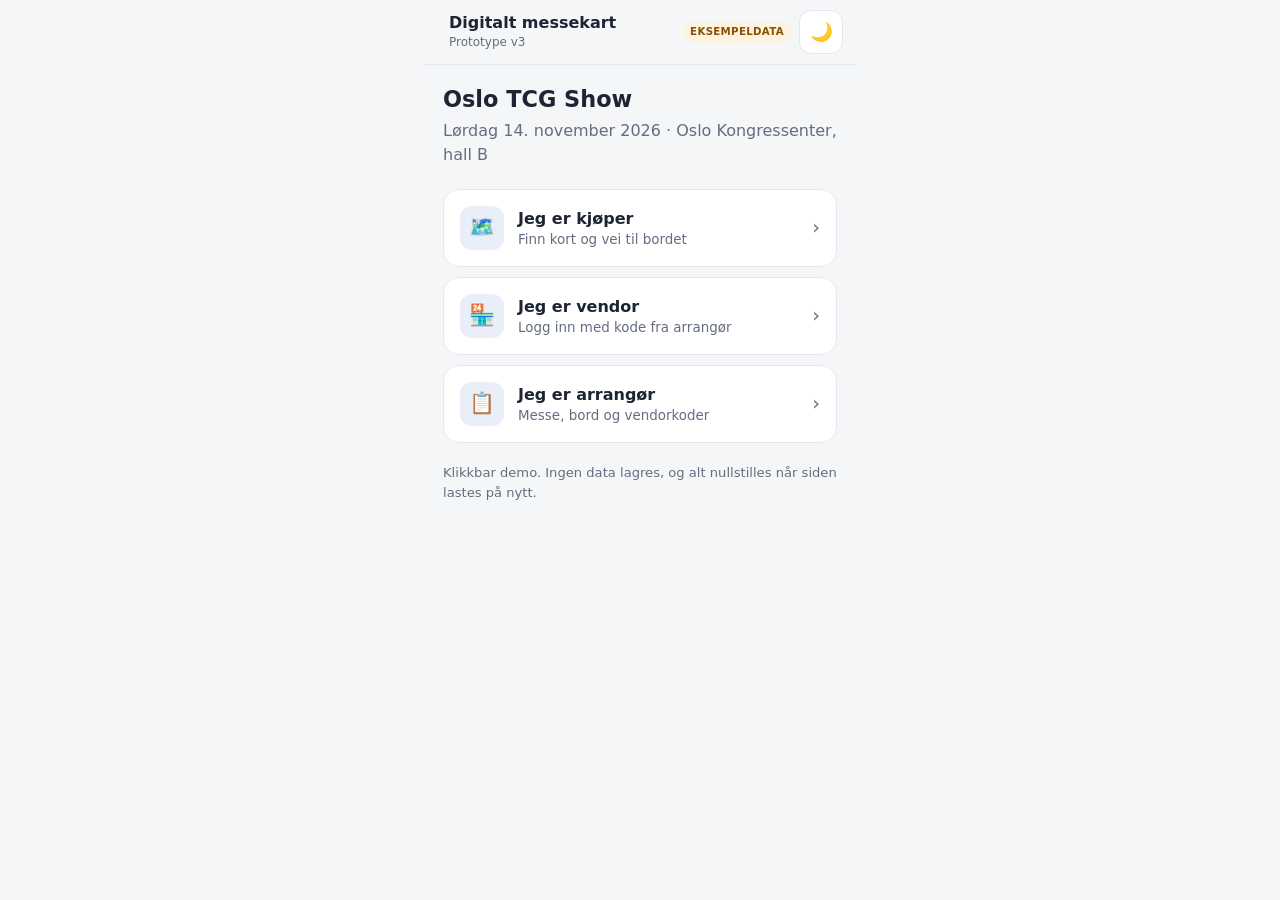
<file: index.html>
<!DOCTYPE html>
<html lang="nb">
<head>
<meta charset="UTF-8">
<meta name="viewport" content="width=device-width, initial-scale=1, viewport-fit=cover">
<meta name="color-scheme" content="light dark">
<title>Digitalt messekart – Oslo TCG Show (demo v3)</title>
<script>
  (function () {
    var saved = null;
    try { saved = localStorage.getItem('messekart-theme'); } catch (e) {}
    var dark = saved ? saved === 'dark' : window.matchMedia('(prefers-color-scheme: dark)').matches;
    document.documentElement.setAttribute('data-theme', dark ? 'dark' : 'light');
  })();
</script>
<style>
  :root {
    --bg: #f5f6f8; --surface: #ffffff; --ink: #1d2433; --muted: #646d80; --line: #e4e7ed;
    --accent: #34508f; --accent-ink: #ffffff; --accent-soft: #e9eef8;
    --ok: #1f7a4d; --ok-soft: #e5f4ec; --warn: #8a5200; --warn-soft: #fdf3e2;
    --danger: #b3261e; --danger-soft: #fbeceb; --info: #34508f; --info-soft: #e9eef8;
    --neutral-soft: #eef0f3;
    --m-floor: #fbfbfd; --m-wall: #2b3350; --m-block: #eef0f6; --m-block-label: #34508f;
    --m-t-fill: #ffffff; --m-t-stroke: #b6bdcf; --m-t-text: #5b6378;
    --m-v-fill: #d3def5; --m-v-stroke: #6f86bd; --m-v-text: #17244d;
    --m-hl-fill: #f5b301; --m-hl-stroke: #7a4f00; --m-hl-text: #1d2433;
    --m-sel-fill: #1d5bd8; --m-sel-stroke: #0a2a6e; --m-sel-text: #ffffff;
    --m-zone: #2b3350; --m-zone-text: #ffffff; --m-door: #1f7a4d;
    --m-route: #e0521f; --m-you: #1d2433; --m-you-ring: #ffffff; --m-halo: #ffffff;
    --radius: 16px;
    --font: system-ui, -apple-system, "Segoe UI", Roboto, "Helvetica Neue", Arial, sans-serif;
  }
  [data-theme="dark"] {
    --bg: #11141b; --surface: #1a1e28; --ink: #e8eaf0; --muted: #9ba3b5; --line: #2b313f;
    --accent: #8fb0ff; --accent-ink: #0f1422; --accent-soft: #232c44;
    --ok: #6fd3a0; --ok-soft: #173327; --warn: #f3c071; --warn-soft: #3a2c14;
    --danger: #ff9b92; --danger-soft: #3b1d1b; --info: #a9c1ff; --info-soft: #232c44;
    --neutral-soft: #242936;
    --m-floor: #171b24; --m-wall: #aeb6cc; --m-block: #232938; --m-block-label: #aebfff;
    --m-t-fill: #262c3b; --m-t-stroke: #4d5670; --m-t-text: #b3bbcd;
    --m-v-fill: #2f4270; --m-v-stroke: #7f9ee6; --m-v-text: #e6ecff;
    --m-hl-fill: #ffc53d; --m-hl-stroke: #fff0c2; --m-hl-text: #1a1a1a;
    --m-sel-fill: #62a0ff; --m-sel-stroke: #eaf2ff; --m-sel-text: #06173a;
    --m-zone: #3b4770; --m-zone-text: #ffffff; --m-door: #6fd3a0;
    --m-route: #ff7a45; --m-you: #ffffff; --m-you-ring: #11141b; --m-halo: #171b24;
  }
  * { box-sizing: border-box; margin: 0; padding: 0; }
  body { font-family: var(--font); background: var(--bg); color: var(--ink); line-height: 1.5; -webkit-tap-highlight-color: transparent; }
  .phone { max-width: 430px; min-height: 100dvh; margin: 0 auto; background: var(--bg); position: relative; }
  .screen { display: none; min-height: 100dvh; flex-direction: column; }
  .screen.active { display: flex; }
  .topbar { position: sticky; top: 0; z-index: 20; display: flex; align-items: center; gap: 8px; padding: 10px 12px; background: var(--bg); border-bottom: 1px solid var(--line); min-height: 60px; }
  .topbar .t { flex: 1; min-width: 0; }
  .topbar .t b { display: block; font-size: 1rem; line-height: 1.2; white-space: nowrap; overflow: hidden; text-overflow: ellipsis; }
  .topbar .t small { display: block; font-size: .75rem; color: var(--muted); white-space: nowrap; overflow: hidden; text-overflow: ellipsis; }
  .icon-btn { width: 44px; height: 44px; flex-shrink: 0; border: 1px solid var(--line); background: var(--surface); color: var(--ink); border-radius: 12px; font-size: 1.15rem; cursor: pointer; display: inline-flex; align-items: center; justify-content: center; }
  .icon-btn:active { background: var(--accent-soft); }
  .demo-badge { font-size: .64rem; font-weight: 700; letter-spacing: .03em; text-transform: uppercase; color: var(--warn); background: var(--warn-soft); padding: 3px 7px; border-radius: 999px; white-space: nowrap; }
  main { flex: 1; padding: 20px 18px 32px; }
  h2 { font-size: 1.4rem; line-height: 1.25; margin-bottom: 6px; }
  .lead { color: var(--muted); margin-bottom: 22px; }
  .muted { color: var(--muted); } .small { font-size: .82rem; }
  .gap-s > * + * { margin-top: 10px; }
  .mt { margin-top: 20px; } .mt-s { margin-top: 10px; }
  .panel { background: var(--surface); border: 1px solid var(--line); border-radius: var(--radius); padding: 18px; }
  .btn { display: flex; align-items: center; justify-content: center; gap: 8px; width: 100%; min-height: 52px; padding: 12px 18px; border-radius: 14px; border: 1px solid transparent; font: inherit; font-weight: 650; font-size: 1rem; cursor: pointer; text-decoration: none; }
  .btn:active { transform: scale(.985); }
  .btn[disabled] { opacity: .45; cursor: not-allowed; transform: none; }
  .btn-primary { background: var(--accent); color: var(--accent-ink); }
  .btn-secondary { background: var(--surface); color: var(--ink); border-color: var(--line); }
  .btn-text { background: none; color: var(--accent); min-height: 44px; font-weight: 600; }
  .btn-sm { width: auto; min-height: 40px; padding: 8px 14px; font-size: .88rem; border-radius: 11px; }
  .btn-row { display: flex; gap: 10px; } .btn-row > * { flex: 1; }
  .role, .opt { display: flex; align-items: center; gap: 14px; width: 100%; text-align: left; padding: 16px; background: var(--surface); border: 1px solid var(--line); border-radius: var(--radius); font: inherit; color: var(--ink); cursor: pointer; }
  .role:active, .opt:active { border-color: var(--accent); }
  .role .ic, .opt .ic { width: 44px; height: 44px; border-radius: 12px; background: var(--accent-soft); display: flex; align-items: center; justify-content: center; font-size: 1.3rem; flex-shrink: 0; }
  .role b, .opt b { display: block; font-size: 1rem; }
  .role span.d, .opt span.d { font-size: .84rem; color: var(--muted); line-height: 1.35; display: block; }
  .chev { margin-left: auto; color: var(--muted); font-size: 1.2rem; }
  label.f { display: block; margin-bottom: 16px; }
  label.f > span, .flabel { display: block; font-size: .82rem; font-weight: 600; color: var(--muted); margin-bottom: 6px; }
  input, select, textarea { width: 100%; min-height: 50px; padding: 12px 14px; border: 1px solid var(--line); border-radius: 12px; background: var(--surface); color: var(--ink); font: inherit; font-size: 1rem; }
  textarea { min-height: 92px; resize: vertical; }
  input:focus, select:focus, textarea:focus { outline: 2px solid var(--accent); outline-offset: 1px; }
  input.code { font-family: ui-monospace, SFMono-Regular, Menlo, monospace; letter-spacing: .08em; text-transform: uppercase; font-size: 1.1rem; }
  .err { display: none; margin-bottom: 14px; padding: 10px 12px; border-radius: 10px; background: var(--danger-soft); color: var(--danger); font-size: .9rem; font-weight: 600; }
  .err.show { display: block; }
  .notice { padding: 12px 14px; border-radius: 12px; font-size: .9rem; margin-bottom: 16px; line-height: 1.4; }
  .notice.warn { background: var(--warn-soft); color: var(--warn); border: 1px solid color-mix(in srgb, var(--warn) 35%, transparent); }
  .notice.info { background: var(--info-soft); color: var(--info); }
  .notice.ok { background: var(--ok-soft); color: var(--ok); }
  .search { position: relative; }
  .search input { padding-left: 42px; }
  .search .si { position: absolute; left: 14px; top: 50%; transform: translateY(-50%); pointer-events: none; color: var(--muted); }
  .fake-search { display: flex; align-items: center; gap: 10px; width: 100%; min-height: 52px; padding: 0 16px; border-radius: 14px; border: 1px solid var(--line); background: var(--surface); color: var(--muted); font: inherit; font-size: 1rem; cursor: pointer; text-align: left; }
  .seg { display: flex; background: var(--neutral-soft); border-radius: 12px; padding: 4px; gap: 4px; margin: 14px 0 6px; }
  .seg button { flex: 1; min-height: 40px; border: none; border-radius: 9px; background: transparent; color: var(--muted); font: inherit; font-weight: 650; font-size: .88rem; cursor: pointer; }
  .seg button.on { background: var(--surface); color: var(--ink); box-shadow: 0 1px 2px rgba(0,0,0,.1); }
  .list { list-style: none; }
  .row { padding: 14px 0; border-bottom: 1px solid var(--line); }
  .row:last-child { border-bottom: none; }
  .row-top { display: flex; align-items: center; justify-content: space-between; gap: 10px; }
  .row-bot { display: flex; align-items: center; justify-content: space-between; gap: 10px; margin-top: 8px; }
  .mono { font-family: ui-monospace, SFMono-Regular, Menlo, monospace; font-size: .88rem; letter-spacing: .03em; }
  .status { font-size: .74rem; font-weight: 700; padding: 3px 9px; border-radius: 999px; white-space: nowrap; }
  .st-none { background: var(--neutral-soft); color: var(--muted); }
  .st-sent { background: var(--info-soft); color: var(--info); }
  .st-in { background: var(--warn-soft); color: var(--warn); }
  .st-items { background: var(--ok-soft); color: var(--ok); }
  .item { display: flex; gap: 12px; padding: 14px 0; border-bottom: 1px solid var(--line); align-items: flex-start; }
  .item:last-child { border-bottom: none; }
  .item .body { flex: 1; min-width: 0; }
  .item .nm { font-weight: 650; }
  .item .cd { font-size: .84rem; color: var(--muted); }
  .item .pr { font-weight: 700; white-space: nowrap; text-align: right; }
  .item .acts { display: flex; gap: 14px; margin-top: 4px; }
  .thumb { width: 44px; height: 58px; border-radius: 6px; object-fit: cover; flex-shrink: 0; border: 1px solid var(--line); background: var(--neutral-soft); }
  .thumb.ph { display: flex; align-items: center; justify-content: center; color: var(--muted); font-size: 1.1rem; }
  .thumbs { display: flex; gap: 6px; margin-top: 6px; flex-wrap: wrap; }
  .thumbs img { width: 38px; height: 50px; border-radius: 5px; object-fit: cover; border: 1px solid var(--line); }
  .link-btn { background: none; border: none; color: var(--accent); font: inherit; font-size: .86rem; font-weight: 600; cursor: pointer; padding: 4px 0; min-height: 32px; }
  .link-btn.danger { color: var(--danger); }
  a.ext { color: var(--accent); font-size: .86rem; font-weight: 600; text-decoration: none; display: inline-block; padding: 4px 0; min-height: 32px; }
  .result { display: flex; align-items: center; gap: 12px; width: 100%; text-align: left; padding: 14px 0; background: none; border: none; border-bottom: 1px solid var(--line); font: inherit; color: var(--ink); cursor: pointer; }
  .result .grow { flex: 1; min-width: 0; }
  .result .tb { font-weight: 800; font-size: .86rem; color: var(--accent); background: var(--accent-soft); padding: 7px 10px; border-radius: 10px; white-space: nowrap; }
  .tag { font-size: .7rem; font-weight: 700; padding: 2px 7px; border-radius: 6px; background: var(--neutral-soft); color: var(--muted); text-transform: uppercase; letter-spacing: .03em; }
  .hero-store { text-align: center; padding: 6px 0 20px; }
  .hero-store .num { display: inline-block; font-size: .85rem; font-weight: 700; color: var(--accent); background: var(--accent-soft); padding: 4px 12px; border-radius: 999px; margin-top: 6px; }
  .bio { color: var(--muted); font-size: .92rem; margin-top: 10px; }
  .toggle { display: flex; align-items: center; justify-content: space-between; gap: 10px; margin-top: 8px; font-size: .86rem; color: var(--muted); cursor: pointer; position: relative; }
  .toggle input { position: absolute; opacity: 0; width: 1px; height: 1px; min-height: 0; }
  .toggle .sw { width: 46px; height: 28px; border-radius: 999px; background: var(--line); position: relative; flex-shrink: 0; transition: background .15s; }
  .toggle .sw::after { content: ""; position: absolute; top: 3px; left: 3px; width: 22px; height: 22px; border-radius: 50%; background: #fff; box-shadow: 0 1px 3px rgba(0,0,0,.3); transition: left .15s; }
  .toggle input:checked + .sw { background: var(--ok); }
  .toggle input:checked + .sw::after { left: 21px; }
  .toggle input:focus-visible + .sw { outline: 2px solid var(--accent); outline-offset: 2px; }
  .field-group { padding: 14px 0; border-bottom: 1px solid var(--line); }
  .field-group:last-child { border-bottom: none; }
  .map-card { background: var(--surface); border: 1px solid var(--line); border-radius: var(--radius); overflow: hidden; position: relative; }
  .map-scroll { overflow: auto; max-height: 56dvh; -webkit-overflow-scrolling: touch; }
  .map-scroll svg { display: block; }
  .zoom { position: absolute; right: 10px; bottom: 52px; display: flex; flex-direction: column; gap: 6px; }
  .zoom button { width: 40px; height: 40px; border-radius: 10px; border: 1px solid var(--line); background: var(--surface); color: var(--ink); font-size: 1.2rem; font-weight: 700; cursor: pointer; box-shadow: 0 2px 6px rgba(0,0,0,.14); }
  .legend { display: flex; gap: 12px; flex-wrap: wrap; padding: 10px 14px; border-top: 1px solid var(--line); font-size: .76rem; color: var(--muted); }
  .legend i { display: inline-block; width: 13px; height: 10px; border-radius: 2px; margin-right: 5px; vertical-align: middle; border: 1.5px solid; }
  .pick-banner { display: none; align-items: center; gap: 10px; padding: 12px 14px; margin-top: 10px; border-radius: 12px; background: var(--accent); color: var(--accent-ink); font-weight: 650; font-size: .92rem; }
  .pick-banner.show { display: flex; }
  .pick-banner span { flex: 1; }
  .pick-banner button { background: var(--accent-ink); color: var(--accent); border: none; border-radius: 9px; font: inherit; font-weight: 700; padding: 8px 12px; cursor: pointer; }
  .map-card.picking { outline: 3px solid var(--accent); outline-offset: 2px; }
  .svg-map .floor { fill: var(--m-floor); }
  .svg-map .wall { fill: none; stroke: var(--m-wall); stroke-width: 3; }
  .svg-map .doorgap { stroke: var(--m-floor); stroke-width: 5; }
  .svg-map .door { fill: none; stroke: var(--m-door); stroke-width: 1.6; }
  .svg-map .door-l { fill: var(--m-door); font-size: 9px; font-weight: 800; letter-spacing: .04em; }
  .svg-map .block { fill: var(--m-block); }
  .svg-map .block-l { fill: var(--m-block-label); font-size: 13px; font-weight: 800; }
  .svg-map .tb rect { fill: var(--m-t-fill); stroke: var(--m-t-stroke); stroke-width: 1; }
  .svg-map .tb text { fill: var(--m-t-text); font-size: 7px; font-weight: 700; pointer-events: none; }
  .svg-map .tb.v rect { fill: var(--m-v-fill); stroke: var(--m-v-stroke); stroke-width: 1.4; }
  .svg-map .tb.v text { fill: var(--m-v-text); }
  .svg-map .tb.hl rect { fill: var(--m-hl-fill); stroke: var(--m-hl-stroke); stroke-width: 2; }
  .svg-map .tb.hl text { fill: var(--m-hl-text); font-weight: 800; }
  .svg-map .tb.sel rect { fill: var(--m-sel-fill); stroke: var(--m-sel-stroke); stroke-width: 2.2; }
  .svg-map .tb.sel text { fill: var(--m-sel-text); font-weight: 800; }
  .svg-map .tb.click { cursor: pointer; }
  .svg-map .zone { fill: var(--m-zone); }
  .svg-map .zone-l { fill: var(--m-zone-text); font-size: 10px; font-weight: 800; letter-spacing: .03em; }
  .svg-map .pulse { fill: none; stroke: var(--m-hl-fill); stroke-width: 3; }
  .svg-map .sel-ring { fill: none; stroke: var(--m-sel-fill); stroke-width: 2.5; }
  .svg-map .route-bg { fill: none; stroke: var(--m-halo); stroke-width: 8; stroke-linecap: round; stroke-linejoin: round; opacity: .85; }
  .svg-map .route { fill: none; stroke: var(--m-route); stroke-width: 4; stroke-linecap: round; stroke-linejoin: round; stroke-dasharray: 9 7; animation: dash 1s linear infinite; }
  @keyframes dash { to { stroke-dashoffset: -16; } }
  .svg-map .you { fill: var(--m-you); stroke: var(--m-you-ring); stroke-width: 3; }
  .svg-map .you-l { fill: var(--m-you); font-size: 10px; font-weight: 800; paint-order: stroke; stroke: var(--m-halo); stroke-width: 3.5px; }
  .pos { display: flex; align-items: flex-start; gap: 12px; margin-top: 14px; }
  .pos .grow { flex: 1; }
  .target { margin-top: 14px; padding: 16px; border-radius: var(--radius); background: var(--surface); border: 2px solid var(--m-hl-fill); }
  .sheet-bg { display: none; position: fixed; inset: 0; background: rgba(10,12,18,.5); z-index: 50; align-items: flex-end; justify-content: center; }
  .sheet-bg.open { display: flex; }
  .sheet-bg.peek { background: transparent; pointer-events: none; }
  .sheet-bg.peek .sheet { pointer-events: auto; max-height: 50dvh; box-shadow: 0 -8px 30px rgba(0,0,0,.25); border-top: 1px solid var(--line); }
  .sheet { width: 100%; max-width: 430px; background: var(--surface); border-radius: 20px 20px 0 0; padding: 18px 18px calc(22px + env(safe-area-inset-bottom, 0px)); max-height: 90dvh; overflow-y: auto; }
  .sheet-head { display: flex; align-items: center; gap: 10px; margin-bottom: 14px; }
  .sheet-head h3 { flex: 1; font-size: 1.12rem; line-height: 1.25; }
  .sheet-head .icon-btn { width: 38px; height: 38px; font-size: 1rem; }
  .grip { width: 40px; height: 4px; border-radius: 4px; background: var(--line); margin: -6px auto 12px; }
  .sec-title { font-size: .78rem; font-weight: 700; text-transform: uppercase; letter-spacing: .05em; color: var(--muted); margin: 18px 0 4px; }
  .contact a { display: flex; align-items: center; gap: 10px; padding: 10px 0; color: var(--accent); text-decoration: none; font-weight: 600; border-bottom: 1px solid var(--line); }
  .contact a:last-child { border-bottom: none; }
  .viewfinder { position: relative; aspect-ratio: 4 / 3; border-radius: 16px; overflow: hidden; background: radial-gradient(circle at 40% 35%, #3a4152, #11141b 75%); margin-bottom: 14px; display: flex; align-items: center; justify-content: center; }
  .viewfinder .frame { position: absolute; inset: 16% 22%; border: 3px solid rgba(255,255,255,.9); border-radius: 12px; }
  .viewfinder .frame.wide { inset: 32% 10%; }
  .viewfinder .scanline { position: absolute; left: 22%; right: 22%; height: 2px; background: #ffc53d; box-shadow: 0 0 10px #ffc53d; top: 16%; animation: scan 1.8s ease-in-out infinite alternate; }
  .viewfinder .frame.wide + .scanline { left: 10%; right: 10%; top: 32%; animation-name: scan2; }
  @keyframes scan { to { top: 84%; } }
  @keyframes scan2 { to { top: 68%; } }
  .viewfinder .vf-l { position: absolute; bottom: 10px; left: 0; right: 0; text-align: center; color: #fff; font-size: .8rem; font-weight: 600; text-shadow: 0 1px 3px #000; }
  .viewfinder .vf-demo { position: absolute; top: 10px; left: 10px; font-size: .64rem; font-weight: 800; letter-spacing: .05em; background: rgba(255,197,61,.9); color: #1a1a1a; padding: 2px 7px; border-radius: 6px; }
  .viewfinder .bars { display: flex; gap: 3px; height: 34%; opacity: .55; }
  .viewfinder .bars i { display: block; background: #fff; }
  .spinner { width: 42px; height: 42px; border-radius: 50%; border: 4px solid rgba(255,255,255,.25); border-top-color: #ffc53d; animation: spin .8s linear infinite; }
  @keyframes spin { to { transform: rotate(360deg); } }
  .loading { display: flex; flex-direction: column; align-items: center; gap: 12px; padding: 34px 10px; color: var(--muted); font-weight: 600; }
  .loading .spinner { border-color: var(--line); border-top-color: var(--accent); }
  .slab-card { display: flex; gap: 12px; padding: 14px; border-radius: 14px; background: var(--neutral-soft); margin-bottom: 16px; }
  .slab-card .imgs { display: flex; gap: 6px; }
  .slab-card img { width: 52px; height: 86px; border-radius: 6px; object-fit: cover; border: 1px solid var(--line); }
  .conf { display: inline-block; font-size: .75rem; font-weight: 800; padding: 3px 9px; border-radius: 999px; }
  .conf.hi { background: var(--ok-soft); color: var(--ok); }
  .conf.mid { background: var(--warn-soft); color: var(--warn); }
  .conf.lo { background: var(--neutral-soft); color: var(--muted); }
  .suggest { padding: 16px; border-radius: 14px; border: 2px solid var(--ok); margin-bottom: 12px; }
  .alt { display: flex; justify-content: space-between; align-items: center; gap: 10px; width: 100%; padding: 12px 0; background: none; border: none; border-bottom: 1px solid var(--line); font: inherit; color: var(--ink); text-align: left; cursor: pointer; }
  .img-edit { display: flex; gap: 8px; flex-wrap: wrap; margin-bottom: 10px; }
  .img-edit .im { position: relative; }
  .img-edit img { width: 60px; height: 80px; object-fit: cover; border-radius: 8px; border: 1px solid var(--line); display: block; }
  .img-edit .rm { position: absolute; top: -6px; right: -6px; width: 22px; height: 22px; border-radius: 50%; border: none; background: var(--ink); color: var(--bg); font-size: .75rem; cursor: pointer; }
  .file-btn { position: relative; overflow: hidden; }
  .file-btn input { position: absolute; inset: 0; opacity: 0; cursor: pointer; min-height: 0; }
  .toast { position: fixed; left: 50%; bottom: 26px; transform: translate(-50%, 140%); max-width: min(380px, calc(100% - 32px)); background: var(--ink); color: var(--bg); padding: 12px 18px; border-radius: 12px; font-weight: 600; font-size: .92rem; z-index: 100; opacity: 0; transition: .25s; pointer-events: none; }
  .toast.show { transform: translate(-50%, 0); opacity: 1; }
  .empty { text-align: center; padding: 24px 10px; color: var(--muted); }
  /* v3.1: to-stegs «Legg til vare» */
  .stepper { margin: -4px 0 16px; }
  .stepper .bars { display: flex; gap: 6px; margin-bottom: 6px; }
  .stepper .bars i { flex: 1; height: 4px; border-radius: 4px; background: var(--line); }
  .stepper .bars i.on { background: var(--accent); }
  .stepper .st-l { font-size: .82rem; color: var(--muted); }
  .stepper .st-l b { color: var(--ink); }
  .cam-btn { display: flex; align-items: center; gap: 14px; width: 100%; min-height: 96px; padding: 18px; border: none; border-radius: var(--radius); background: var(--accent); color: var(--accent-ink); font: inherit; text-align: left; cursor: pointer; box-shadow: 0 6px 18px rgba(0,0,0,.12); }
  .cam-btn .cam-ic { width: 52px; height: 52px; border-radius: 14px; background: color-mix(in srgb, var(--accent-ink) 16%, transparent); display: flex; align-items: center; justify-content: center; font-size: 1.6rem; flex-shrink: 0; }
  .cam-btn b { display: block; font-size: 1.08rem; }
  .cam-btn .d { display: block; font-size: .84rem; opacity: .85; margin-top: 2px; }
  .or { display: flex; align-items: center; gap: 10px; margin: 16px 0 12px; color: var(--muted); font-size: .8rem; }
  .or::before, .or::after { content: ''; flex: 1; height: 1px; background: var(--line); }
  .result.sug .thumb { width: 46px; height: 64px; object-fit: cover; border-radius: 6px; flex-shrink: 0; }
  .result.sug .chev { color: var(--muted); font-size: 1.3rem; }
  .tag.co { background: var(--accent); color: var(--accent-ink); font-weight: 800; }
  .grade { font-weight: 700; color: var(--ink); }
  .official { border: 1px solid var(--line); border-radius: 14px; padding: 14px; margin-bottom: 12px; background: var(--surface); }
  .official.on { border: 2px solid var(--ok); }
  .official .off-top { display: flex; justify-content: space-between; align-items: center; margin-bottom: 10px; }
  .official .imgs { display: flex; gap: 8px; }
  .official .imgs img { width: 64px; height: 106px; object-fit: cover; border-radius: 6px; border: 1px solid var(--line); }
  .demo-pill { font-size: .66rem; font-weight: 800; letter-spacing: .05em; background: #ffc53d; color: #1a1a1a; padding: 2px 8px; border-radius: 6px; }
  .btn-outline { background: transparent; color: var(--accent); border: 1.5px solid var(--accent); }
  .notice .ext { font-weight: 700; }
  .lock-hint { font-size: .84rem; color: var(--muted); margin: 0 0 10px; text-align: center; }
  input[readonly] { opacity: .8; }
</style>
</head>
<body>
<div class="phone">
  <section class="screen" id="s-start" data-title="Digitalt messekart" data-sub="Prototype v3">
    <main>
      <h2>Oslo TCG Show</h2>
      <p class="lead" data-event-line></p>
      <div class="gap-s">
        <button class="role" data-go="kart"><span class="ic">🗺️</span><span><b>Jeg er kjøper</b><span class="d">Finn kort og vei til bordet</span></span><span class="chev">›</span></button>
        <button class="role" data-go="vendor-login"><span class="ic">🏪</span><span><b>Jeg er vendor</b><span class="d">Logg inn med kode fra arrangør</span></span><span class="chev">›</span></button>
        <button class="role" data-go="arr-messe"><span class="ic">📋</span><span><b>Jeg er arrangør</b><span class="d">Messe, bord og vendorkoder</span></span><span class="chev">›</span></button>
      </div>
      <p class="muted small mt">Klikkbar demo. Ingen data lagres, og alt nullstilles når siden lastes på nytt.</p>
    </main>
  </section>

  <section class="screen" id="s-arr-messe" data-title="Messe" data-sub="Arrangør · steg 1 av 2" data-back="start">
    <main>
      <h2>Messeinfo</h2>
      <p class="lead">Forhåndsutfylt for demo.</p>
      <label class="f"><span>Navn</span><input id="ev-name"></label>
      <label class="f"><span>Dato</span><input id="ev-date" type="date"></label>
      <label class="f"><span>Sted</span><input id="ev-place"></label>
      <div class="panel" style="display:flex;align-items:center;gap:12px">
        <span style="font-size:1.4rem">🗺️</span>
        <div style="flex:1"><b>Hallkart lastet opp</b><div class="muted small">hall-b-plan.svg · 58 bord</div></div>
        <span class="status st-items">OK</span>
      </div>
      <button class="btn btn-primary mt" id="btn-ev-save">Fortsett til bord og vendors</button>
    </main>
  </section>

  <section class="screen" id="s-arr-bord" data-title="Bord og vendors" data-sub="Arrangør · steg 2 av 2" data-back="arr-messe">
    <main>
      <div class="search"><span class="si">🔍</span><input type="search" id="arr-q" placeholder="Søk på bordnr eller navn" autocomplete="off"></div>
      <div class="seg" id="arr-seg"><button data-f="vendor" class="on">Med vendor</button><button data-f="all">Alle bord</button></div>
      <p class="muted small" id="arr-summary"></p>
      <ul class="list" id="arr-list"></ul>
    </main>
  </section>

  <section class="screen" id="s-vendor-login" data-title="Vendor-innlogging" data-sub="Oslo TCG Show" data-back="start">
    <main>
      <h2>Logg inn med kode</h2>
      <p class="lead">Du får en personlig kode fra arrangøren for ditt bord. Det finnes ingen åpen registrering.</p>
      <label class="f"><span>Vendor-kode</span><input id="v-code" class="code" placeholder="OTS-12-K7Q4" autocomplete="off" autocapitalize="characters" spellcheck="false"></label>
      <div class="err" id="v-err" role="alert"></div>
      <button class="btn btn-primary" id="btn-v-login">Logg inn</button>
      <button class="btn btn-text mt-s" id="btn-v-demo">Demo: fyll inn gyldig kode</button>
    </main>
  </section>

  <section class="screen" id="s-vendor-home" data-title="Mitt bord" data-sub="Vendor" data-back="vendor-login">
    <main>
      <div class="hero-store"><h2 id="vh-name"></h2><span class="num" id="vh-booth"></span></div>
      <button class="btn btn-primary" id="btn-add">+ Legg til vare</button>
      <div class="panel mt" style="padding-top:4px;padding-bottom:4px"><div id="vh-items"></div></div>
      <div class="btn-row mt">
        <button class="btn btn-secondary" data-go="vendor-kart">🗺️ Kart</button>
        <button class="btn btn-secondary" data-go="vendor-profil">👤 Profil</button>
      </div>
      <button class="btn btn-text mt-s" id="btn-logout">Logg ut</button>
    </main>
  </section>

  <section class="screen" id="s-vendor-profil" data-title="Min profil" data-sub="Vendor" data-back="vendor-home">
    <main>
      <label class="f"><span>Kort bio</span><textarea id="pf-bio" maxlength="160" placeholder="Hva selger du?"></textarea></label>
      <div class="notice info">Kontaktinfo vises bare for andre innloggede vendors, aldri for kjøpere. Du velger selv hvilke felt som vises.</div>
      <div class="panel" style="padding-top:4px;padding-bottom:4px">
        <div class="field-group"><span class="flabel">Telefon</span><input id="pf-phone" inputmode="tel">
          <label class="toggle"><span>Vis for andre vendors</span><input type="checkbox" id="pf-show-phone"><span class="sw"></span></label></div>
        <div class="field-group"><span class="flabel">E-post</span><input id="pf-email" type="email">
          <label class="toggle"><span>Vis for andre vendors</span><input type="checkbox" id="pf-show-email"><span class="sw"></span></label></div>
        <div class="field-group"><span class="flabel">Instagram</span><input id="pf-ig" placeholder="@brukernavn">
          <label class="toggle"><span>Vis for andre vendors</span><input type="checkbox" id="pf-show-ig"><span class="sw"></span></label></div>
      </div>
      <button class="btn btn-primary mt" id="btn-pf-save">Lagre profil</button>
    </main>
  </section>
  <section class="screen" id="s-vendor-kart" data-title="Kart" data-sub="Trykk på et bord for å se vendor" data-back="vendor-home">
    <main style="padding-top:14px">
      <div class="map-card"><div class="map-scroll" id="vk-scroll"></div>
        <div class="zoom"><button data-zoom="1" aria-label="Zoom inn">+</button><button data-zoom="-1" aria-label="Zoom ut">−</button></div>
        <div class="legend"><span><i style="background:var(--m-hl-fill);border-color:var(--m-hl-stroke)"></i>Ditt bord</span><span><i style="background:var(--m-sel-fill);border-color:var(--m-sel-stroke)"></i>Valgt</span><span><i style="background:var(--m-v-fill);border-color:var(--m-v-stroke)"></i>Vendor</span><span><i style="background:var(--m-t-fill);border-color:var(--m-t-stroke)"></i>Ledig</span></div>
      </div>
      <p class="muted small mt-s" id="vk-caption"></p>
    </main>
  </section>

  <section class="screen" id="s-kart" data-title="Oslo TCG Show" data-sub="Hallkart · hall B" data-back="start">
    <main style="padding-top:14px">
      <button class="fake-search" data-go="sok">🔍 <span>Søk etter kort …</span></button>
      <div class="pick-banner" id="pick-banner"><span>Trykk på bordet du står ved</span><button id="btn-pick-cancel">Avbryt</button></div>
      <div class="map-card mt-s" id="k-card">
        <div class="map-scroll" id="k-scroll"></div>
        <div class="zoom"><button data-zoom="1" aria-label="Zoom inn">+</button><button data-zoom="-1" aria-label="Zoom ut">−</button></div>
        <div class="legend"><span><i style="background:var(--m-v-fill);border-color:var(--m-v-stroke)"></i>Vendor</span><span><i style="background:var(--m-t-fill);border-color:var(--m-t-stroke)"></i>Ledig</span><span><i style="background:var(--m-hl-fill);border-color:var(--m-hl-stroke)"></i>Mål</span></div>
      </div>
      <div id="k-target"></div>
      <div class="pos">
        <div class="grow"><b id="k-you">📍 Du er her: Inngangen</b>
          <div class="muted small">Posisjonen kommer fra inngangen eller bordet du har valgt, ikke fra GPS.</div></div>
        <button class="btn btn-secondary btn-sm" id="btn-pos">Jeg står ved bord …</button>
      </div>
    </main>
  </section>

  <section class="screen" id="s-sok" data-title="Søk" data-sub="Finn kort på messen" data-back="kart">
    <main style="padding-top:14px">
      <div class="search"><span class="si">🔍</span><input type="search" id="q" placeholder="Kortnavn, f.eks. Sol Ring" autocomplete="off" enterkeyhint="search"></div>
      <p class="muted small mt-s">Trykk på et treff for å se veien til bordet.</p>
      <div id="q-res" class="mt-s"></div>
    </main>
  </section>

  <section class="screen" id="s-bord" data-title="Bord" data-sub="" data-back="kart">
    <main>
      <div class="hero-store"><h2 id="b-name"></h2><span class="num" id="b-booth"></span><p class="bio" id="b-bio"></p></div>
      <button class="btn btn-primary" id="btn-route">Vis vei til bordet</button>
      <div class="panel mt" style="padding-top:4px;padding-bottom:4px"><div id="b-items"></div></div>
    </main>
  </section>
</div>

<div class="sheet-bg" id="sh-gen"><div class="sheet">
  <div class="sheet-head"><h3 id="gen-title">Generer kode</h3><button class="icon-btn" data-close aria-label="Lukk">✕</button></div>
  <p class="lead">Koden gir tilgang til bare dette bordet.</p>
  <label class="f"><span>Vendornavn</span><input id="gen-name" placeholder="F.eks. Kortkjelleren"></label>
  <button class="btn btn-primary" id="btn-gen-ok">Generer kode</button>
</div></div>

<div class="sheet-bg" id="sh-flow"><div class="sheet" id="flow"></div></div>

<div class="sheet-bg peek" id="sh-vinfo"><div class="sheet" id="vinfo"></div></div>

<div class="sheet-bg" id="sh-pos"><div class="sheet">
  <div class="sheet-head"><h3>Hvor står du?</h3><button class="icon-btn" data-close aria-label="Lukk">✕</button></div>
  <p class="lead" style="margin-bottom:16px">Ruten tegnes fra bordet du velger. Vi bruker ikke GPS.</p>
  <button class="btn btn-primary" id="btn-pick-map">Trykk på bordet i kartet</button>
  <div class="sec-title" style="margin-top:22px">Eller skriv bordnummer</div>
  <div class="btn-row" style="margin-top:8px">
    <input id="pos-num" type="number" inputmode="numeric" min="1" max="58" placeholder="F.eks. 16" style="flex:2">
    <button class="btn btn-secondary" id="btn-pos-num" style="flex:1">Bruk</button>
  </div>
  <div class="err" id="pos-err" style="margin-top:10px"></div>
  <button class="btn btn-text mt-s" id="btn-pos-reset">Start fra inngangen</button>
</div></div>

<div class="toast" id="toast" role="status" aria-live="polite"></div>
<script>
(function () {
  'use strict';
  var $ = function (s, r) { return (r || document).querySelector(s); };
  var $$ = function (s, r) { return Array.prototype.slice.call((r || document).querySelectorAll(s)); };
  function esc(s) { return String(s == null ? '' : s).replace(/[&<>"']/g, function (c) { return { '&': '&amp;', '<': '&lt;', '>': '&gt;', '"': '&quot;', "'": '&#39;' }[c]; }); }
  function find(arr, fn) { for (var i = 0; i < arr.length; i++) if (fn(arr[i])) return arr[i]; return null; }

  /* ===== GEOMETRI (fiktiv hall B) ===== */
  var TL = 20, TS = 12, P = 22, BS = 66;
  var AX = [120, 273, 430], AY = [80, 228, 380];
  var BLOCKS = [
    { start: 1, bx: 160, by: 120, c: 0, r: 0 }, { start: 13, bx: 320, by: 120, c: 1, r: 0 },
    { start: 25, bx: 160, by: 270, c: 0, r: 1 }, { start: 37, bx: 320, by: 270, c: 1, r: 1 }
  ];
  var TABLES = {};
  BLOCKS.forEach(function (b) {
    var L = AX[b.c], R = AX[b.c + 1], T = AY[b.r], B = AY[b.r + 1], i, n, x, y;
    for (i = 0; i < 3; i++) { n = b.start + i; x = b.bx - TS; y = b.by + BS - P * (i + 1) + 1; TABLES[n] = { n: n, x: x, y: y, w: TS, h: TL, acc: [L, y + TL / 2], edge: [x, y + TL / 2], seg: 'v' }; }
    for (i = 0; i < 3; i++) { n = b.start + 3 + i; x = b.bx + P * i + 1; y = b.by - TS; TABLES[n] = { n: n, x: x, y: y, w: TL, h: TS, acc: [x + TL / 2, T], edge: [x + TL / 2, y], seg: 'h' }; }
    for (i = 0; i < 3; i++) { n = b.start + 6 + i; x = b.bx + BS; y = b.by + P * i + 1; TABLES[n] = { n: n, x: x, y: y, w: TS, h: TL, acc: [R, y + TL / 2], edge: [x + TS, y + TL / 2], seg: 'v' }; }
    for (i = 0; i < 3; i++) { n = b.start + 9 + i; x = b.bx + BS - P * (i + 1) + 1; y = b.by + BS; TABLES[n] = { n: n, x: x, y: y, w: TL, h: TS, acc: [x + TL / 2, B], edge: [x + TL / 2, y + TS], seg: 'h' }; }
  });
  for (var wi = 0; wi < 10; wi++) { var wn = 49 + wi, wx = 146 + wi * 24, wy = 26; TABLES[wn] = { n: wn, x: wx, y: wy, w: TL, h: TS, acc: [wx + TL / 2, AY[0]], edge: [wx + TL / 2, wy + TS], seg: 'h' }; }
  var ALL_TABLES = Object.keys(TABLES).map(Number).sort(function (a, b) { return a - b; });

  var NODES = {};
  AX.forEach(function (x) { AY.forEach(function (y) { NODES[x + ',' + y] = [x, y]; }); });
  NODES.E = [273, 468];
  var EDGES = {};
  function dist(p, q) { return Math.abs(p[0] - q[0]) + Math.abs(p[1] - q[1]); }
  function link(a, b) { var d = dist(NODES[a], NODES[b]); (EDGES[a] = EDGES[a] || []).push([b, d]); (EDGES[b] = EDGES[b] || []).push([a, d]); }
  AY.forEach(function (y) { for (var i = 0; i < 2; i++) link(AX[i] + ',' + y, AX[i + 1] + ',' + y); });
  AX.forEach(function (x) { for (var i = 0; i < 2; i++) link(x + ',' + AY[i], x + ',' + AY[i + 1]); });
  link('E', '273,' + AY[2]);

  function dijkstra(src) {
    var d = {}, prev = {}, left = Object.keys(NODES);
    left.forEach(function (k) { d[k] = Infinity; }); d[src] = 0;
    while (left.length) {
      left.sort(function (a, b) { return d[a] - d[b]; });
      var u = left.shift();
      (EDGES[u] || []).forEach(function (e) { if (d[u] + e[1] < d[e[0]]) { d[e[0]] = d[u] + e[1]; prev[e[0]] = u; } });
    }
    return { d: d, prev: prev };
  }
  function segEnds(t) {
    var a = t.acc, i;
    if (t.seg === 'h') { for (i = 0; i < 2; i++) if (a[0] >= AX[i] && a[0] <= AX[i + 1]) return [AX[i] + ',' + a[1], AX[i + 1] + ',' + a[1]]; }
    else { for (i = 0; i < 2; i++) if (a[1] >= AY[i] && a[1] <= AY[i + 1]) return [a[0] + ',' + AY[i], a[0] + ',' + AY[i + 1]]; }
    return null;
  }
  // Rute langs gangene fra inngang (fromBooth = null) eller fra et bord, til målbord
  function route(fromBooth, n) {
    var t = TABLES[n], tEnds = segEnds(t), starts;
    if (fromBooth == null) starts = [{ k: 'E', pre: [], c: 0 }];
    else {
      var s = TABLES[fromBooth];
      if (fromBooth === n) return { pts: [s.edge, s.edge], len: 0 };
      var sEnds = segEnds(s);
      if (sEnds.join() === tEnds.join()) return { pts: [s.edge, s.acc, t.acc, t.edge], len: dist(s.edge, s.acc) + dist(s.acc, t.acc) + dist(t.acc, t.edge) };
      starts = sEnds.map(function (k) { return { k: k, pre: [s.edge, s.acc], c: dist(s.edge, s.acc) + dist(s.acc, NODES[k]) }; });
    }
    var best = null;
    starts.forEach(function (st) {
      var g = dijkstra(st.k);
      tEnds.forEach(function (te) {
        var c = st.c + g.d[te] + dist(NODES[te], t.acc);
        if (!best || c < best.c) best = { c: c, st: st, te: te, g: g };
      });
    });
    var path = [], k = best.te;
    while (k) { path.unshift(NODES[k]); k = best.g.prev[k]; }
    return { pts: best.st.pre.concat(path, [t.acc, t.edge]), len: best.c + dist(t.acc, t.edge) };
  }

  /* ===== DEMO-BILDER (genererte SVG-plassholdere, merket DEMO) ===== */
  function demoImg(title, sub, c1, c2, slabLabel) {
    var t = esc(title).slice(0, 26), s = esc(sub || ''), H = slabLabel ? 400 : 336, cx = slabLabel ? 98 : 120;
    var svg = '<svg xmlns="http://www.w3.org/2000/svg" width="240" height="' + H + '" viewBox="0 0 240 ' + H + '">' +
      '<defs><linearGradient id="g" x1="0" y1="0" x2="1" y2="1"><stop offset="0" stop-color="' + c1 + '"/><stop offset="1" stop-color="' + c2 + '"/></linearGradient></defs>' +
      (slabLabel ? '<rect width="240" height="400" rx="14" fill="#dfe3ea"/><rect x="12" y="12" width="216" height="52" rx="6" fill="#fff" stroke="#b91c1c" stroke-width="3"/>' +
        '<text x="22" y="34" font-family="Arial" font-size="12" font-weight="700" fill="#111">' + esc(slabLabel) + '</text><text x="22" y="54" font-family="Arial" font-size="11" fill="#444">' + t + '</text><g transform="translate(22 76)">' : '<g>') +
      '<rect width="' + (slabLabel ? 196 : 240) + '" height="' + (slabLabel ? 300 : 336) + '" rx="12" fill="url(#g)"/>' +
      '<circle cx="' + cx + '" cy="130" r="54" fill="rgba(255,255,255,.25)"/>' +
      '<text x="' + cx + '" y="140" text-anchor="middle" font-family="Arial" font-size="30" font-weight="800" fill="rgba(255,255,255,.9)">DEMO</text>' +
      (slabLabel ? '' : '<text x="120" y="246" text-anchor="middle" font-family="Arial" font-size="15" font-weight="700" fill="#fff">' + t + '</text>') +
      '<text x="' + cx + '" y="272" text-anchor="middle" font-family="Arial" font-size="12" fill="rgba(255,255,255,.85)">' + s + '</text></g></svg>';
    return 'data:image/svg+xml;charset=utf-8,' + encodeURIComponent(svg);
  }
  /* ===== EKSEMPELDATA ===== */
  var CM = 'https://www.cardmarket.com/en/Pokemon', CL = 'https://collectr.com/';
  function contact(p, e, ig, sp, se, si) { return { phone: p, email: e, ig: ig, show: { phone: sp, email: se, ig: si } }; }
  var S = {
    ev: { name: 'Oslo TCG Show', date: '2026-11-14', place: 'Oslo Kongressenter, hall B' },
    vendors: [
      { id: 'v1', name: 'Nordic Cards', booth: 5, code: 'OTS-05-K7Q4', loggedIn: true, bio: 'Pokémon-singles og graderte kort. Fokus på moderne sett og alt-arts.', c: contact('400 00 001', 'nordiccards@example.no', '@nordiccards.demo', true, true, true) },
      { id: 'v2', name: 'Binder Bros', booth: 8, code: 'OTS-08-M2XR', loggedIn: true, bio: 'To brødre med permene fulle av Eeveelutions og Evolving Skies.', c: contact('400 00 002', 'binderbros@example.no', '@binderbros.demo', false, true, true) },
      { id: 'v3', name: 'Pixel Packs', booth: 16, code: 'OTS-16-P9DW', loggedIn: true, bio: 'Retro Yu-Gi-Oh og Pokémon fra WotC-æraen.', c: contact('400 00 003', 'pixelpacks@example.no', '@pixelpacks.demo', false, true, false) },
      { id: 'v4', name: 'Legend Vault', booth: 21, code: 'OTS-21-L4VT', loggedIn: true, bio: 'Vintage MTG og high-end singles (demo-samling).', c: contact('400 00 004', 'legendvault@example.no', '@legendvault.demo', true, false, false) },
      { id: 'v5', name: 'Draugen Spillsenter', booth: 29, code: 'OTS-29-D8GN', loggedIn: true, bio: 'Spillbutikk med sealed Digimon og One Piece.', c: contact('400 00 005', 'draugen@example.no', '@draugen.demo', true, true, false) },
      { id: 'v6', name: 'Cardhaven', booth: 33, code: 'OTS-33-C3HV', loggedIn: true, bio: 'Lorcana og promoer. Glad i å prate kort.', c: contact('400 00 006', 'cardhaven@example.no', '@cardhaven.demo', false, false, true) },
      { id: 'v7', name: 'Mega Mox', booth: 40, code: 'OTS-40-X5MB', loggedIn: true, bio: 'Commander-staples til hverdagspriser. Store bulk-kasser.', c: contact('400 00 007', 'megamox@example.no', '@megamox.demo', false, true, true) },
      { id: 'v8', name: 'Sealed Only', booth: 52, code: 'OTS-52-S6QZ', loggedIn: true, bio: 'Kun forseglede produkter: booster boxes, ETB-er og cases.', c: contact('400 00 008', 'sealedonly@example.no', '@sealedonly.demo', false, true, false) },
      { id: 'v9', name: 'Kortkjelleren', booth: 18, code: 'OTS-18-R7KJ', loggedIn: false, bio: '', c: contact('', '', '', false, false, false) },
      { id: 'v10', name: 'Troll TCG', booth: 44, code: 'OTS-44-T2FN', loggedIn: true, bio: 'Nye på messa i år.', c: contact('', '', '', false, false, false) }
    ],
    items: [
      { id: 'i1', v: 'v1', name: 'Charizard ex (151)', kind: 'raw', cond: 'Near Mint', price: 890, link: 'cardmarket', images: [demoImg('Charizard ex (151)', 'Eksempelbilde', '#f97316', '#b91c1c')] },
      { id: 'i2', v: 'v1', name: 'Pikachu Illustrator (proxy/demo)', kind: 'raw', cond: 'NM', price: 1200, link: 'collectr', images: [] },
      { id: 'i3', v: 'v2', name: 'Umbreon VMAX (Evolving Skies)', kind: 'raw', cond: 'Lightly Played', price: 450, images: [demoImg('Umbreon VMAX', 'Eksempelbilde', '#312e81', '#0f172a')] },
      { id: 'i4', v: 'v4', name: 'Black Lotus (Alpha, demo)', kind: 'raw', cond: 'NM', price: null, link: 'cardmarket', images: [] },
      { id: 'i5', v: 'v8', name: 'One Piece OP-05 booster box', kind: 'sealed', cond: 'Sealed', price: 1450, images: [demoImg('OP-05 booster box', 'Eksempelbilde', '#dc2626', '#1e3a8a')] },
      { id: 'i6', v: 'v6', name: 'Lorcana Elsa (promo)', kind: 'raw', cond: 'NM', price: 320, images: [] },
      { id: 'i7', v: 'v3', name: 'Yu-Gi-Oh Blue-Eyes White Dragon (LOB)', kind: 'raw', cond: 'LP', price: 180, images: [] },
      { id: 'i8', v: 'v7', name: 'MTG Sol Ring (Commander Masters)', kind: 'raw', cond: 'NM', price: 25, images: [demoImg('Sol Ring', 'Eksempelbilde', '#78716c', '#292524')] },
      { id: 'i9', v: 'v8', name: 'Pokémon ETB Ascended Heroes', kind: 'sealed', cond: 'Sealed', price: 799, images: [] },
      { id: 'i10', v: 'v5', name: 'Digimon BT-14 case', kind: 'sealed', cond: 'Sealed', price: 2100, images: [] }
    ],
    session: null, pos: null, target: null, picking: false, vSel: null, zoom: 1.2, arrFilter: 'vendor', uid: 100
  };
  var LINKS = { cardmarket: ['Cardmarket', CM], collectr: ['Collectr', CL] };
  /* Eksempelkatalog (demo): raw og sealed med sett og nummer */
  var CATALOG = [
    { name: 'Charizard ex', set: '151', no: '199/165', kind: 'raw', game: 'Pokémon', c: ['#f97316', '#b91c1c'] },
    { name: 'Charizard ex', set: 'Obsidian Flames', no: '223/197', kind: 'raw', game: 'Pokémon', c: ['#ea580c', '#1f2937'] },
    { name: 'Mewtwo ex', set: '151', no: '193/165', kind: 'raw', game: 'Pokémon', c: ['#a855f7', '#312e81'] },
    { name: 'Pikachu ex', set: 'Surging Sparks', no: '238/191', kind: 'raw', game: 'Pokémon', c: ['#facc15', '#b45309'] },
    { name: 'Umbreon VMAX Alt Art', set: 'Evolving Skies', no: '215/203', kind: 'raw', game: 'Pokémon', c: ['#312e81', '#0f172a'] },
    { name: 'Lugia V Alt Art', set: 'Silver Tempest', no: '186/195', kind: 'raw', game: 'Pokémon', c: ['#94a3b8', '#1e3a8a'] },
    { name: 'Sol Ring', set: 'Commander Masters', no: '410', kind: 'raw', game: 'Magic', c: ['#78716c', '#292524'] },
    { name: 'The One Ring', set: 'LOTR: Tales of Middle-earth', no: '246', kind: 'raw', game: 'Magic', c: ['#ca8a04', '#422006'] },
    { name: 'Blue-Eyes White Dragon', set: 'Legend of Blue Eyes', no: 'LOB-001', kind: 'raw', game: 'Yu-Gi-Oh', c: ['#38bdf8', '#1e3a8a'] },
    { name: 'Elsa – Spirit of Winter', set: 'The First Chapter', no: '207/204', kind: 'raw', game: 'Lorcana', c: ['#67e8f9', '#1e40af'] },
    { name: 'Monkey D. Luffy (leader)', set: 'OP-05 Awakening of the New Era', no: 'OP05-060', kind: 'raw', game: 'One Piece', c: ['#ef4444', '#7f1d1d'] },
    { name: 'OP-05 booster box', set: 'Awakening of the New Era', no: 'OP-05', kind: 'sealed', game: 'One Piece', c: ['#dc2626', '#1e3a8a'] },
    { name: 'Elite Trainer Box', set: 'Ascended Heroes', no: 'ETB', kind: 'sealed', game: 'Pokémon', c: ['#0ea5e9', '#1e293b'] },
    { name: 'Booster bundle', set: '151', no: '6 pk', kind: 'sealed', game: 'Pokémon', c: ['#f43f5e', '#1e293b'] },
    { name: 'BT-14 case', set: 'Blast Ace', no: 'BT-14', kind: 'sealed', game: 'Digimon', c: ['#2563eb', '#0f172a'] },
    { name: 'Play Booster box', set: 'Foundations', no: 'FDN', kind: 'sealed', game: 'Magic', c: ['#16a34a', '#14532d'] }
  ];
  /* Simulert kameraskann av slab (demo): forslag fra flere selskaper */
  var SLAB_SCAN = [
    { cat: 0, company: 'PSA', grade: 'PSA 10 GEM MT', cert: '84512377' },
    { cat: 2, company: 'CGC', grade: 'CGC 9.5 Mint+', cert: '4123456001' },
    { cat: 3, company: 'TAG', grade: 'TAG 10 Pristine', cert: 'T0A3F92K' },
    { cat: 4, company: 'BGS', grade: 'BGS 9.5 Gem Mint', cert: '0012345678' },
    { cat: 5, company: 'ACE', grade: 'ACE 10 Gem Mint', cert: 'ACE-0098123' }
  ];
  /* Fiktive «offisielle sider» for TAG og CGC (demo-URL-er, ingen ekte oppslag) */
  var OFFICIAL_URL = { TAG: 'https://example.com/demo/tag-verify?cert=', CGC: 'https://example.com/demo/cgc-verify?cert=' };
  var catImgCache = {};
  function catImg(i, sub) { var k = i + '|' + (sub || ''); if (!catImgCache[k]) { var c = CATALOG[i]; catImgCache[k] = demoImg(c.name, sub || 'Plassholder · demo', c.c[0], c.c[1]); } return catImgCache[k]; }
  function catLine(c) { return c.set + ' · ' + (c.kind === 'sealed' ? c.no : '#' + c.no); }

  function vByBooth(n) { return find(S.vendors, function (v) { return v.booth === n; }); }
  function vById(id) { return find(S.vendors, function (v) { return v.id === id; }); }
  function itemsOf(id) { return S.items.filter(function (i) { return i.v === id; }); }
  function isActive(v) { return !!(v && v.loggedIn); }
  function statusOf(n) {
    var v = vByBooth(n);
    if (!v || !v.code) return ['none', 'Ingen kode'];
    if (!v.loggedIn) return ['sent', 'Kode sendt'];
    if (itemsOf(v.id).length) return ['items', 'Varer lagt inn'];
    return ['in', 'Innlogget'];
  }
  function price(it) { return it.price == null ? 'Pris ved bordet' : Number(it.price).toLocaleString('nb-NO') + ' kr'; }
  function condLine(it) { return it.kind === 'slab' && it.slab ? it.slab.grade + ' · slab' : (it.cond || ''); }
  function dateLine() { var s = new Date(S.ev.date + 'T12:00:00').toLocaleDateString('nb-NO', { weekday: 'long', day: 'numeric', month: 'long', year: 'numeric' }); return s.charAt(0).toUpperCase() + s.slice(1); }
  function toast(m) { var t = $('#toast'); t.textContent = m; t.classList.add('show'); clearTimeout(toast.t); toast.t = setTimeout(function () { t.classList.remove('show'); }, 2300); }
  function copy(text) {
    var done = function () { toast('Kode kopiert: ' + text); };
    if (navigator.clipboard && window.isSecureContext) navigator.clipboard.writeText(text).then(done, done);
    else { var ta = document.createElement('textarea'); ta.value = text; document.body.appendChild(ta); ta.select(); try { document.execCommand('copy'); } catch (e) {} ta.remove(); done(); }
  }
  var CH = 'ABCDEFGHJKMNPQRSTUVWXYZ23456789';
  function newCode(n) { var s = ''; for (var i = 0; i < 4; i++) s += CH[Math.floor(Math.random() * CH.length)]; return 'OTS-' + (n < 10 ? '0' : '') + n + '-' + s; }
  function openSheet(id) { $('#' + id).classList.add('open'); }
  function closeSheet(id) { $('#' + id).classList.remove('open'); if (id === 'sh-vinfo' && S.vSel) { S.vSel = null; if (current === 'vendor-kart') renderVendorMap(); } }

  /* ===== TEMA ===== */
  function applyTheme(t) { document.documentElement.setAttribute('data-theme', t); $$('[data-theme-btn]').forEach(function (b) { b.textContent = t === 'dark' ? '☀️' : '🌙'; b.setAttribute('aria-label', t === 'dark' ? 'Bytt til lys modus' : 'Bytt til mørk modus'); }); }
  function toggleTheme() { var t = document.documentElement.getAttribute('data-theme') === 'dark' ? 'light' : 'dark'; try { localStorage.setItem('messekart-theme', t); } catch (e) {} applyTheme(t); }
  window.matchMedia('(prefers-color-scheme: dark)').addEventListener('change', function (e) { var saved = null; try { saved = localStorage.getItem('messekart-theme'); } catch (x) {} if (!saved) applyTheme(e.matches ? 'dark' : 'light'); });
  $$('.screen').forEach(function (sc) {
    var bar = document.createElement('header'); bar.className = 'topbar';
    bar.innerHTML = (sc.getAttribute('data-back') ? '<button class="icon-btn" data-back aria-label="Tilbake">←</button>' : '<span style="width:4px"></span>') +
      '<div class="t"><b data-t>' + esc(sc.getAttribute('data-title')) + '</b><small data-sub>' + esc(sc.getAttribute('data-sub')) + '</small></div>' +
      '<span class="demo-badge">Eksempeldata</span><button class="icon-btn" data-theme-btn></button>';
    sc.insertBefore(bar, sc.firstChild);
  });
  applyTheme(document.documentElement.getAttribute('data-theme'));

  /* ===== KART (SVG) ===== */
  function door(x, y, orient, label, lx, ly) {
    var s = '';
    if (orient === 'h') s += '<line class="doorgap" x1="' + (x - 22) + '" y1="' + y + '" x2="' + (x + 22) + '" y2="' + y + '"/><path class="door" d="M' + (x - 22) + ',' + y + ' a22,22 0 0,1 22,-22 M' + (x + 22) + ',' + y + ' a22,22 0 0,0 -22,-22"/>';
    else s += '<line class="doorgap" x1="' + x + '" y1="' + (y - 22) + '" x2="' + x + '" y2="' + (y + 22) + '"/><path class="door" d="M' + x + ',' + (y - 22) + ' a22,22 0 0,1 22,22 M' + x + ',' + (y + 22) + ' a22,22 0 0,0 22,-22"/>';
    return s + '<text class="door-l" x="' + lx + '" y="' + ly + '" text-anchor="middle">' + label + '</text>';
  }
  function zone(x, y, w, h, label) {
    var lines = label.split('|'), s = '<rect class="zone" x="' + x + '" y="' + y + '" width="' + w + '" height="' + h + '" rx="4"/>';
    lines.forEach(function (ln, i) { s += '<text class="zone-l" x="' + (x + w / 2) + '" y="' + (y + h / 2 + 4 + (i - (lines.length - 1) / 2) * 12) + '" text-anchor="middle">' + ln + '</text>'; });
    return s;
  }
  // o: { own, selected, target, clickable, pickAll, route, you:[x,y] }
  function mapSVG(o) {
    var W = 640, H = 500, z = S.zoom;
    var s = '<svg class="svg-map" viewBox="0 0 ' + W + ' ' + H + '" width="' + Math.round(W * z) + '" height="' + Math.round(H * z) + '" role="img" aria-label="Hallkart Oslo TCG Show">';
    s += '<rect class="floor" width="' + W + '" height="' + H + '"/><rect class="wall" x="20" y="16" width="600" height="458" rx="2"/>';
    s += zone(470, 34, 136, 80, 'SCENE') + zone(470, 132, 136, 46, 'INFO /|ARRANGØR') + zone(546, 250, 60, 76, 'WC') + zone(34, 404, 150, 56, 'TRADE|CORNER') + zone(380, 404, 226, 56, 'MAT / KAFÉ');
    s += door(273, 474, 'h', 'HOVEDINNGANG', 273, 492) + door(20, 228, 'v', 'UTGANG', 44, 262);
    s += '<line class="doorgap" x1="620" y1="368" x2="620" y2="412"/><path class="door" d="M620,368 a22,22 0 0,0 -22,22 M620,412 a22,22 0 0,1 -22,-22"/><text class="door-l" x="604" y="360" text-anchor="end">NØDUTGANG</text>';
    BLOCKS.forEach(function (b) { s += '<rect class="block" x="' + b.bx + '" y="' + b.by + '" width="' + BS + '" height="' + BS + '" rx="3"/><text class="block-l" x="' + (b.bx + BS / 2) + '" y="' + (b.by + BS / 2 + 5) + '" text-anchor="middle">' + b.start + '–' + (b.start + 11) + '</text>'; });
    s += '<text class="block-l" x="264" y="60" text-anchor="middle" style="font-size:9px">49–58 · VEGGBORD</text>';
    ALL_TABLES.forEach(function (n) {
      var t = TABLES[n], v = vByBooth(n), cls = 'tb';
      if (isActive(v)) cls += ' v';
      if (o.own === n || o.target === n) cls += ' hl';
      if (o.selected === n) cls += ' sel';
      if (o.pickAll || (o.clickable && isActive(v))) cls += ' click';
      s += '<g class="' + cls + '" data-booth="' + n + '"><title>Bord ' + n + (isActive(v) ? ' – ' + esc(v.name) : ' – ledig') + '</title><rect x="' + t.x + '" y="' + t.y + '" width="' + t.w + '" height="' + t.h + '" rx="1.5"/><text x="' + (t.x + t.w / 2) + '" y="' + (t.y + t.h / 2 + 2.5) + '" text-anchor="middle">' + n + '</text></g>';
    });
    if (o.route) { var pts = o.route.pts.map(function (p) { return p[0] + ',' + p[1]; }).join(' '); s += '<polyline class="route-bg" points="' + pts + '"/><polyline class="route" id="route-line" points="' + pts + '"/>'; }
    if (o.target) { var h = TABLES[o.target]; s += '<circle class="pulse" cx="' + (h.x + h.w / 2) + '" cy="' + (h.y + h.h / 2) + '" r="14"><animate attributeName="r" values="12;24;12" dur="1.6s" repeatCount="indefinite"/><animate attributeName="opacity" values="1;0.15;1" dur="1.6s" repeatCount="indefinite"/></circle>'; }
    if (o.selected) { var q = TABLES[o.selected]; s += '<rect class="sel-ring" x="' + (q.x - 4) + '" y="' + (q.y - 4) + '" width="' + (q.w + 8) + '" height="' + (q.h + 8) + '" rx="4"/>'; }
    if (o.you) {
      var y = o.you;
      s += '<circle class="you" id="you-dot" cx="' + y[0] + '" cy="' + y[1] + '" r="7"/>';
      s += '<text class="you-l" x="' + (y[0] > 400 ? y[0] - 11 : y[0] + 11) + '" y="' + (y[1] + 4) + '" text-anchor="' + (y[0] > 400 ? 'end' : 'start') + '">Du er her</text>';
    }
    return s + '</svg>';
  }
  function centerOn(sc, pts) {
    var xs = pts.map(function (p) { return p[0]; }), ys = pts.map(function (p) { return p[1]; });
    var cx = (Math.min.apply(0, xs) + Math.max.apply(0, xs)) / 2, cy = (Math.min.apply(0, ys) + Math.max.apply(0, ys)) / 2;
    sc.scrollLeft = Math.max(0, cx * S.zoom - sc.clientWidth / 2); sc.scrollTop = Math.max(0, cy * S.zoom - sc.clientHeight / 2);
  }
  function tc(n) { var t = TABLES[n]; return [t.x + t.w / 2, t.y + t.h / 2]; }

  /* ===== NAVIGASJON ===== */
  var current = 'start';
  function go(h) { if (location.hash === '#' + h) render(); else location.hash = h; }
  function render() {
    var h = (location.hash || '#start').slice(1).split('/'), name = h[0] || 'start', arg = h[1] ? Number(h[1]) : null;
    if (!document.getElementById('s-' + name)) name = 'start';
    if (/^vendor-(home|kart|profil)$/.test(name) && !S.session) { go('vendor-login'); return; }
    if (current !== name) { $$('.sheet-bg.open').forEach(function (b) { b.classList.remove('open'); }); if (name !== 'vendor-kart') S.vSel = null; if (name !== 'kart') setPicking(false); }
    current = name;
    $$('.screen').forEach(function (s) { s.classList.remove('active'); });
    $('#s-' + name).classList.add('active');
    if (VIEWS[name]) VIEWS[name](arg);
    window.scrollTo(0, 0);
  }
  window.addEventListener('hashchange', render);
  document.addEventListener('click', function (e) {
    var g = e.target.closest('[data-go]'); if (g) { e.preventDefault(); go(g.getAttribute('data-go')); return; }
    if (e.target.closest('button[data-back]')) { var sc = e.target.closest('.screen'); go(sc.getAttribute('data-back-dyn') || sc.getAttribute('data-back')); return; }
    if (e.target.closest('[data-theme-btn]')) { toggleTheme(); return; }
    var cl = e.target.closest('[data-close]'); if (cl) { closeSheet(cl.closest('.sheet-bg').id); return; }
    if (e.target.classList && e.target.classList.contains('sheet-bg') && !e.target.classList.contains('peek')) { closeSheet(e.target.id); return; }
    var zb = e.target.closest('[data-zoom]');
    if (zb) { S.zoom = Math.min(2.4, Math.max(0.6, +(S.zoom + Number(zb.getAttribute('data-zoom')) * 0.3).toFixed(2))); if (current === 'vendor-kart') renderVendorMap(); else if (VIEWS[current]) VIEWS[current](S.target); }
  });

  function itemRow(it, opts) {
    var img = it.images && it.images.length ? '<img class="thumb" src="' + it.images[0] + '" alt="">' : '<div class="thumb ph">🃏</div>';
    var extra = '';
    if (opts.edit) extra = '<div class="acts"><button class="link-btn" data-edit="' + it.id + '">Rediger</button><button class="link-btn danger" data-del="' + it.id + '">Slett</button></div>';
    if (opts.links && it.link) extra += '<a class="ext" href="' + LINKS[it.link][1] + '" target="_blank" rel="noopener">Åpne på ' + LINKS[it.link][0] + ' ↗</a>';
    if (opts.allThumbs && it.images && it.images.length > 1) extra += '<div class="thumbs">' + it.images.slice(1).map(function (u) { return '<img src="' + u + '" alt="">'; }).join('') + '</div>';
    return '<div class="item">' + img + '<div class="body"><div class="nm">' + esc(it.name) + '</div><div class="cd">' + esc(condLine(it)) + '</div>' + extra + '</div><div class="pr">' + esc(price(it)) + '</div></div>';
  }
  var VIEWS = {
    start: function () { $('[data-event-line]').textContent = dateLine() + ' · ' + S.ev.place; },
    'arr-messe': function () { $('#ev-name').value = S.ev.name; $('#ev-date').value = S.ev.date; $('#ev-place').value = S.ev.place; },
    'arr-bord': function () { renderArrList(); },
    'vendor-login': function () { $('#v-err').classList.remove('show'); },
    'vendor-home': function () {
      var v = vById(S.session), its = itemsOf(v.id);
      $('#vh-name').textContent = v.name; $('#vh-booth').textContent = 'Bord ' + v.booth;
      $('#vh-items').innerHTML = its.length ? its.map(function (it) { return itemRow(it, { edit: true }); }).join('') : '<div class="empty">Ingen varer ennå.<br>Trykk «Legg til vare».</div>';
    },
    'vendor-profil': function () {
      var v = vById(S.session);
      $('#pf-bio').value = v.bio || ''; $('#pf-phone').value = v.c.phone; $('#pf-email').value = v.c.email; $('#pf-ig').value = v.c.ig;
      $('#pf-show-phone').checked = v.c.show.phone; $('#pf-show-email').checked = v.c.show.email; $('#pf-show-ig').checked = v.c.show.ig;
    },
    'vendor-kart': function () { renderVendorMap(true); },
    kart: function (n) {
      if (n && TABLES[n]) S.target = n; else if (!n) S.target = null;
      var r = S.target ? route(S.pos, S.target) : null;
      var you = S.pos == null ? NODES.E : TABLES[S.pos].acc;
      var sc = $('#k-scroll');
      sc.innerHTML = mapSVG({ clickable: true, pickAll: S.picking, target: S.target, route: r, you: you });
      $('#k-you').textContent = '📍 Du er her: ' + (S.pos == null ? 'Inngangen' : 'Bord ' + S.pos);
      var tv = S.target && vByBooth(S.target);
      $('#k-target').innerHTML = S.target && !S.picking ?
        '<div class="target"><div class="row-top"><b>Bord ' + S.target + (tv ? ' · ' + esc(tv.name) : '') + '</b><span class="muted small">ca. ' + Math.round(r.len / 10) + ' m</span></div>' +
        '<p class="muted small" style="margin:4px 0 12px">Fra ' + (S.pos == null ? 'inngangen' : 'bord ' + S.pos) + '. Følg den oransje linjen langs gangene.</p>' +
        '<div style="display:flex;gap:10px"><button class="btn btn-primary btn-sm" style="flex:1" data-go="bord/' + S.target + '">Se varer</button><button class="btn btn-secondary btn-sm" data-go="kart">Fjern rute</button></div></div>' : '';
      requestAnimationFrame(function () { if (r) centerOn(sc, r.pts); else centerOn(sc, [you]); });
    },
    sok: function () { renderSearch(); setTimeout(function () { $('#q').focus(); }, 50); },
    bord: function (n) {
      var v = vByBooth(n), sc = $('#s-bord');
      sc.setAttribute('data-back-dyn', 'kart' + (S.target ? '/' + S.target : ''));
      $('[data-t]', sc).textContent = 'Bord ' + n; $('[data-sub]', sc).textContent = v ? v.name : 'Ledig';
      $('#b-name').textContent = v ? v.name : 'Ledig bord'; $('#b-booth').textContent = 'Bord ' + n;
      $('#b-bio').textContent = v && v.bio ? v.bio : '';
      $('#btn-route').setAttribute('data-go', 'kart/' + n);
      var its = v ? itemsOf(v.id) : [];
      // Kjøpervisning: ALDRI kontaktinfo
      $('#b-items').innerHTML = its.length ? its.map(function (it) { return itemRow(it, { links: true, allThumbs: true }); }).join('') : '<div class="empty">Ingen varer listet.</div>';
    }
  };

  /* ===== ARRANGØR ===== */
  $('#btn-ev-save').addEventListener('click', function () { S.ev.name = $('#ev-name').value.trim() || S.ev.name; S.ev.date = $('#ev-date').value || S.ev.date; S.ev.place = $('#ev-place').value.trim() || S.ev.place; toast('Messe lagret'); go('arr-bord'); });
  $('#arr-q').addEventListener('input', renderArrList);
  $('#arr-seg').addEventListener('click', function (e) { var b = e.target.closest('button'); if (!b) return; S.arrFilter = b.getAttribute('data-f'); $$('#arr-seg button').forEach(function (x) { x.classList.toggle('on', x === b); }); renderArrList(); });
  function renderArrList() {
    var q = $('#arr-q').value.trim().toLowerCase(), counts = { items: 0, in: 0, sent: 0, none: 0 };
    ALL_TABLES.forEach(function (n) { counts[statusOf(n)[0]]++; });
    $('#arr-seg [data-f=vendor]').textContent = 'Med vendor (' + (ALL_TABLES.length - counts.none) + ')';
    $('#arr-seg [data-f=all]').textContent = 'Alle bord (' + ALL_TABLES.length + ')';
    $('#arr-summary').textContent = counts.items + ' med varer · ' + counts.in + ' innlogget · ' + counts.sent + ' kode sendt · ' + counts.none + ' uten kode';
    var rows = ALL_TABLES.filter(function (n) { var v = vByBooth(n); if (S.arrFilter === 'vendor' && !v && !q) return false; if (!q) return true; return String(n).indexOf(q) === 0 || (v && v.name.toLowerCase().indexOf(q) >= 0); });
    $('#arr-list').innerHTML = rows.length ? rows.map(function (n) {
      var v = vByBooth(n), st = statusOf(n);
      return '<li class="row"><div class="row-top"><b>Bord ' + n + ' <span class="muted" style="font-weight:500">· ' + (v ? esc(v.name) : 'Ledig') + '</span></b><span class="status st-' + st[0] + '">' + st[1] + '</span></div>' +
        '<div class="row-bot"><span class="mono ' + (v ? '' : 'muted') + '">' + (v ? v.code : '—') + '</span>' +
        (v ? '<button class="btn btn-secondary btn-sm" data-copy="' + v.code + '">Kopier kode</button>' : '<button class="btn btn-primary btn-sm" data-gen="' + n + '">Generer kode</button>') + '</div></li>';
    }).join('') : '<li class="empty">Ingen bord matcher «' + esc(q) + '»</li>';
  }
  var genBooth = null;
  $('#arr-list').addEventListener('click', function (e) {
    var c = e.target.closest('[data-copy]'); if (c) { copy(c.getAttribute('data-copy')); return; }
    var g = e.target.closest('[data-gen]'); if (g) { genBooth = Number(g.getAttribute('data-gen')); $('#gen-title').textContent = 'Generer kode for bord ' + genBooth; $('#gen-name').value = ''; openSheet('sh-gen'); }
  });
  $('#btn-gen-ok').addEventListener('click', function () {
    var name = $('#gen-name').value.trim(); if (!name) { toast('Skriv inn vendornavn'); return; }
    var code = newCode(genBooth);
    S.vendors.push({ id: 'v' + (++S.uid), name: name, booth: genBooth, code: code, loggedIn: false, bio: '', c: contact('', '', '', false, false, false) });
    closeSheet('sh-gen'); toast('Kode generert: ' + code); renderArrList();
  });

  /* ===== VENDOR: innlogging og profil ===== */
  $('#btn-v-demo').addEventListener('click', function () { $('#v-code').value = 'OTS-05-K7Q4'; $('#v-err').classList.remove('show'); });
  $('#v-code').addEventListener('input', function () { $('#v-err').classList.remove('show'); });
  function doLogin() {
    var raw = $('#v-code').value.trim().toUpperCase().replace(/\s+/g, ''), err = $('#v-err');
    if (!raw) { err.textContent = 'Skriv inn koden du har fått fra arrangøren.'; err.classList.add('show'); return; }
    if (!/^OTS-\d{2}-[A-Z0-9]{4}$/.test(raw)) { err.textContent = 'Feil format. Koden ser slik ut: OTS-12-K7Q4.'; err.classList.add('show'); return; }
    var v = find(S.vendors, function (x) { return x.code === raw; });
    if (!v) { err.textContent = 'Ugyldig kode. Sjekk koden, eller kontakt arrangøren.'; err.classList.add('show'); return; }
    v.loggedIn = true; S.session = v.id; $('#v-code').value = ''; toast('Innlogget som ' + v.name); go('vendor-home');
  }
  $('#btn-v-login').addEventListener('click', doLogin);
  $('#v-code').addEventListener('keydown', function (e) { if (e.key === 'Enter') doLogin(); });
  $('#btn-logout').addEventListener('click', function () { S.session = null; toast('Logget ut'); go('start'); });
  $('#btn-pf-save').addEventListener('click', function () {
    var v = vById(S.session);
    v.bio = $('#pf-bio').value.trim();
    v.c.phone = $('#pf-phone').value.trim(); v.c.email = $('#pf-email').value.trim(); v.c.ig = $('#pf-ig').value.trim();
    v.c.show = { phone: $('#pf-show-phone').checked, email: $('#pf-show-email').checked, ig: $('#pf-show-ig').checked };
    toast('Profil lagret'); go('vendor-home');
  });

  /* ===== VENDOR: kart med andre vendors ===== */
  function renderVendorMap(recenter) {
    var v = vById(S.session), sc = $('#vk-scroll'), keep = [sc.scrollLeft, sc.scrollTop];
    sc.innerHTML = mapSVG({ own: v.booth, selected: S.vSel, clickable: true });
    $('#vk-caption').textContent = S.vSel ? '' : 'Ditt bord (' + v.booth + ') er gult. Trykk på et annet bord for å se vendor.';
    requestAnimationFrame(function () { if (recenter) centerOn(sc, [tc(v.booth)]); else { sc.scrollLeft = keep[0]; sc.scrollTop = keep[1]; } });
  }
  $('#vk-scroll').addEventListener('click', function (e) {
    var g = e.target.closest('[data-booth]'); if (!g) return;
    var n = Number(g.getAttribute('data-booth')), me = vById(S.session), v = vByBooth(n);
    if (n === me.booth) { toast('Dette er ditt bord'); return; }
    if (!isActive(v)) { toast('Bord ' + n + ' er ledig'); return; }
    S.vSel = n; renderVendorMap(false); showVendorInfo(v);
  });
  function showVendorInfo(v) {
    var its = itemsOf(v.id), c = v.c, rows = [];
    if (c.show.phone && c.phone) rows.push('<a href="tel:' + c.phone.replace(/\s/g, '') + '" data-contact="phone">📞 ' + esc(c.phone) + '</a>');
    if (c.show.email && c.email) rows.push('<a href="mailto:' + esc(c.email) + '" data-contact="email">✉️ ' + esc(c.email) + '</a>');
    if (c.show.ig && c.ig) rows.push('<a href="https://www.instagram.com/' + esc(c.ig.replace(/^@/, '')) + '" target="_blank" rel="noopener" data-contact="ig">📷 ' + esc(c.ig) + '</a>');
    $('#vinfo').innerHTML = '<div class="grip"></div><div class="sheet-head"><h3>' + esc(v.name) + ' <span class="status st-sent" style="vertical-align:middle">Bord ' + v.booth + '</span></h3><button class="icon-btn" data-close aria-label="Lukk">✕</button></div>' +
      (v.bio ? '<p class="muted" id="vi-bio">' + esc(v.bio) + '</p>' : '') +
      '<div class="sec-title">Kontakt · kun for vendors</div>' +
      (rows.length ? '<div class="contact">' + rows.join('') + '</div>' : '<p class="muted small">Denne vendoren deler ikke kontaktinfo.</p>') +
      '<div class="sec-title">Varer (' + its.length + ')</div>' +
      (its.length ? its.map(function (it) { return itemRow(it, {}); }).join('') : '<p class="muted small">Ingen varer ennå.</p>');
    openSheet('sh-vinfo');
  }
  /* ===== VENDOR: legg til vare – to steg: 1 Finn kortet, 2 Detaljer ===== */
  var F = null;
  function newDraft(o) { return Object.assign({ id: null, name: '', set: '', no: '', kind: 'raw', cond: 'Near Mint', price: '', link: '', images: [], slab: null, cat: null, official: false }, o || {}); }
  function openAdd() { F = { step: 1, q: '', cam: 'idle' }; renderFlow(); openSheet('sh-flow'); }
  function openEdit(id) {
    var it = find(S.items, function (i) { return i.id === id; });
    var own = (it.images || []).filter(function (u) { return !it.officialImgs || it.officialImgs.indexOf(u) < 0; });
    F = { step: 2, editing: true, draft: newDraft({ id: it.id, name: it.name, set: it.set || '', no: it.no || '', kind: it.kind || 'raw', cond: it.cond, price: it.price == null ? '' : String(it.price), link: it.link || '', images: own, slab: it.slab || null, cat: it.cat == null ? null : it.cat, official: !!(it.officialImgs && it.officialImgs.length) }) };
    renderFlow(); openSheet('sh-flow');
  }
  function head(title, back) {
    return '<div class="sheet-head">' + (back ? '<button class="icon-btn" data-fback aria-label="Tilbake">←</button>' : '') + '<h3>' + title + '</h3><button class="icon-btn" data-close aria-label="Lukk">✕</button></div>';
  }
  function stepper(n, label) {
    return '<div class="stepper" aria-label="Steg ' + n + ' av 2"><div class="bars"><i class="on"></i><i' + (n === 2 ? ' class="on"' : '') + '></i></div><div class="st-l"><b>Steg ' + n + ' av 2</b> · ' + label + '</div></div>';
  }
  function officialImgs(d) {
    if (!d.slab || d.slab.company !== 'PSA') return [];
    if (!d._off) { var lbl = 'PSA · ' + d.slab.grade + ' · #' + d.slab.cert; d._off = [demoImg(d.name, 'Offisielt PSA-bilde · DEMO', '#f97316', '#7c2d12', lbl), demoImg(d.name, 'Bakside · DEMO', '#1e3a8a', '#0f172a', lbl)]; }
    return d._off;
  }
  function allImgs(d) { return (d.official ? officialImgs(d) : []).concat(d.images); }
  function sugRow(attr, i, c, slab) {
    return '<button class="result sug" ' + attr + '="' + i + '"><img class="thumb" src="' + (slab ? slabThumb(slab) : catImg(slab ? slab.cat : i)) + '" alt=""><span class="grow"><b>' + esc(c.name) + '</b><br><span class="muted small">' + esc(catLine(c)) + '</span>' +
      (slab ? '<br><span class="tag co">' + esc(slab.company) + '</span> <span class="small grade">' + esc(slab.grade) + '</span>' : '<br><span class="tag">' + (c.kind === 'sealed' ? 'Sealed' : 'Raw') + ' · ' + esc(c.game) + '</span>') + '</span><span class="chev">›</span></button>';
  }
  function slabThumb(sl) { var k = 'slab|' + sl.company; if (!catImgCache[k]) { var c = CATALOG[sl.cat]; catImgCache[k] = demoImg(c.name, 'Plassholder · demo', c.c[0], c.c[1], sl.company + ' · ' + sl.grade); } return catImgCache[k]; }
  function step1HTML() {
    var h = head('Legg til vare') + stepper(1, 'Finn kortet');
    if (F.cam === 'scanning') h += '<div class="viewfinder"><span class="vf-demo">DEMO-KAMERA</span><div class="frame"></div><div class="scanline"></div><div class="vf-l">Leser etiketten på slabben …</div></div>';
    else h += '<button class="cam-btn" id="fl-cam"><span class="cam-ic">📷</span><span><b>Sikt kamera mot slab</b><span class="d">Simulert kamera (demo). Gir forslag du velger fra.</span></span></button>';
    h += '<div class="or"><span>eller</span></div>' +
      '<label class="f" style="margin-bottom:8px"><span>Skriv kortnavn</span><div class="search" style="margin:0"><span class="si">🔍</span><input type="search" id="fl-q" placeholder="F.eks. Charizard eller booster box" autocomplete="off" value="' + esc(F.q) + '"></div></label>' +
      '<div id="fl-res"></div>';
    return h;
  }
  function resultsHTML() {
    if (F.cam === 'done' && !F.q) {
      return '<div class="sec-title">Forslag fra kameraet (demo)</div><p class="muted small" style="margin:0 0 4px">Trykk på riktig kort.</p>' +
        SLAB_SCAN.map(function (sl, i) { return sugRow('data-slab', i, CATALOG[sl.cat], sl); }).join('');
    }
    var q = F.q.trim().toLowerCase();
    if (!q) return '<div class="empty small">Søk dekker raw og sealed i eksempelkatalogen.</div>';
    var list = [];
    CATALOG.forEach(function (c, i) { if ((c.name + ' ' + c.set + ' ' + c.no + ' ' + c.game).toLowerCase().indexOf(q) >= 0) list.push(i); });
    return list.length ? '<div class="sec-title">Forslag</div>' + list.map(function (i) { return sugRow('data-cat', i, CATALOG[i]); }).join('') : '<div class="empty">Ingen treff på «' + esc(F.q) + '» i eksempelkatalogen.</div>';
  }
  function renderResults() { var r = $('#fl-res'); if (r) r.innerHTML = resultsHTML(); }
  function step2HTML() {
    var d = F.draft, imgs = allImgs(d), co = d.slab ? d.slab.company : null;
    var h = F.editing ? head('Rediger vare') : head('Legg til vare', true) + stepper(2, 'Detaljer');
    var thumb = d.cat != null ? (d.slab ? slabThumb(d.slab) : catImg(d.cat)) : (imgs[0] || '');
    h += '<div class="slab-card">' + (thumb ? '<img src="' + thumb + '" alt="">' : '<div class="thumb ph">🃏</div>') + '<div><div style="font-weight:700">' + esc(d.name) + '</div>' +
      (d.set ? '<div class="muted small">' + esc(d.set) + (d.no ? ' · ' + (d.kind === 'sealed' ? '' : '#') + esc(d.no) : '') + '</div>' : '') +
      (d.slab ? '<div style="margin-top:6px"><span class="tag co">' + esc(co) + '</span> <span class="small grade">' + esc(d.slab.grade) + '</span></div><div class="muted small mono">Sert. ' + esc(d.slab.cert) + '</div>' : '<div style="margin-top:6px"><span class="tag">' + (d.kind === 'sealed' ? 'Sealed' : 'Raw') + '</span></div>') + '</div></div>';
    /* Bilder */
    h += '<div class="flabel">Bilde av varen (påkrevd)</div>';
    if (co === 'PSA') {
      h += '<div class="official' + (d.official ? ' on' : '') + '" id="fl-psa"><div class="off-top"><b>Offisielle PSA-bilder</b><span class="demo-pill">DEMO</span></div>' +
        '<div class="imgs">' + officialImgs(d).map(function (u) { return '<img src="' + u + '" alt="Offisielt PSA-bilde (demo)">'; }).join('') + '</div>' +
        '<p class="small muted" style="margin:8px 0 10px">Plassholdere som viser hvordan PSA-bilder kan brukes i stedet for egne.</p>' +
        '<button class="btn btn-sm ' + (d.official ? 'btn-secondary' : 'btn-outline') + '" id="fl-psa-accept">' + (d.official ? '✓ Bruker offisielle bilder – angre' : 'Bruk offisielle bilder') + '</button></div>';
    } else if (co === 'TAG' || co === 'CGC') {
      h += '<div class="notice info" id="fl-offlink">' + co + ' deler ikke bilder her. Du kan sjekke slabben på <a class="ext" id="fl-official" href="' + OFFICIAL_URL[co] + encodeURIComponent(d.slab.cert) + '" target="_blank" rel="noopener">Se på offisiell side ↗</a> <span class="small">(demo-lenke)</span>. Legg inn egne bilder.</div>';
    } else if (co) {
      h += '<p class="small muted" style="margin:0 0 10px" id="fl-noofficial">' + co + ' har ingen offisielle bilder. Legg inn egne bilder av slabben.</p>';
    }
    h += '<div class="img-edit" id="fd-imgs">' + d.images.map(function (u, i) { return '<div class="im"><img src="' + u + '" alt=""><button class="rm" data-rmimg="' + i + '" aria-label="Fjern bilde">✕</button></div>'; }).join('') + '</div>' +
      '<div class="btn-row" style="margin-bottom:18px"><label class="btn btn-secondary btn-sm file-btn">📷 Ta bilde<input type="file" accept="image/*" capture="environment" data-img></label>' +
      '<label class="btn btn-secondary btn-sm file-btn">🖼️ Last opp<input type="file" accept="image/*" multiple data-img></label></div>';
    /* Tilstand */
    if (d.slab) h += '<label class="f"><span>Tilstand</span><input id="fd-cond" value="' + esc(d.slab.grade + ' (fra slab)') + '" readonly></label>';
    else {
      var opts = d.kind === 'sealed' ? ['Sealed', 'Sealed – skadet emballasje'] : ['Near Mint', 'Lightly Played', 'Moderately Played', 'Heavily Played', 'Damaged'];
      if (opts.indexOf(d.cond) < 0) opts.unshift(d.cond || opts[0]);
      h += '<label class="f"><span>Tilstand</span><select id="fd-cond">' + opts.map(function (c) { return '<option' + (c === d.cond ? ' selected' : '') + '>' + esc(c) + '</option>'; }).join('') + '</select></label>';
    }
    h += '<label class="f"><span>Pris i kr (du fyller inn selv)</span><input id="fd-price" inputmode="numeric" autocomplete="off" placeholder="Pris" value="' + esc(d.price) + '"></label>';
    h += '<label class="f"><span>Lenke (valgfri)</span><select id="fd-link"><option value="">Ingen</option><option value="cardmarket"' + (d.link === 'cardmarket' ? ' selected' : '') + '>Cardmarket</option><option value="collectr"' + (d.link === 'collectr' ? ' selected' : '') + '>Collectr</option></select></label>';
    var locked = !imgs.length;
    if (locked) h += '<p class="lock-hint" id="fl-imgreq">🔒 Legg inn minst ett bilde' + (co === 'PSA' ? ' eller bruk de offisielle PSA-bildene' : '') + ' for å lagre.</p>';
    h += '<div class="err" id="fl-err"></div><button class="btn btn-primary" id="fl-save"' + (locked ? ' disabled' : '') + '>Lagre vare</button>';
    return h;
  }
  function renderFlow() {
    var el = $('#flow');
    el.innerHTML = F.step === 1 ? step1HTML() : step2HTML();
    if (F.step === 1) renderResults();
    el.scrollTop = 0;
  }
  function syncDraft() {
    if (!F || F.step !== 2) return;
    var d = F.draft, c = $('#fd-cond');
    if (c && !d.slab) d.cond = c.value;
    d.price = $('#fd-price').value; d.link = $('#fd-link').value;
  }
  function pickCat(i, slab) {
    var c = CATALOG[i];
    F.step = 2;
    F.draft = newDraft({ name: c.name, set: c.set, no: c.no, kind: slab ? 'slab' : c.kind, cond: slab ? slab.grade : (c.kind === 'sealed' ? 'Sealed' : 'Near Mint'), cat: i,
      slab: slab ? { company: slab.company, grade: slab.grade, cert: slab.cert } : null });
    renderFlow();
  }
  $('#flow').addEventListener('click', function (e) {
    var t;
    if (e.target.closest('#fl-cam')) {
      F.cam = 'scanning'; F.q = ''; renderFlow();
      setTimeout(function () { if (F && F.step === 1 && F.cam === 'scanning') { F.cam = 'done'; renderFlow(); } }, 1200);
      return;
    }
    if (e.target.closest('[data-fback]')) { syncDraft(); F.step = 1; renderFlow(); return; }
    if ((t = e.target.closest('[data-slab]'))) { var sl = SLAB_SCAN[+t.getAttribute('data-slab')]; pickCat(sl.cat, sl); return; }
    if ((t = e.target.closest('[data-cat]'))) { pickCat(+t.getAttribute('data-cat'), null); return; }
    if (e.target.closest('#fl-psa-accept')) { syncDraft(); F.draft.official = !F.draft.official; renderFlow(); return; }
    if ((t = e.target.closest('[data-rmimg]'))) { syncDraft(); F.draft.images.splice(+t.getAttribute('data-rmimg'), 1); renderFlow(); return; }
    if (e.target.closest('#fl-save')) saveDraft();
  });
  $('#flow').addEventListener('input', function (e) { if (e.target.id === 'fl-q') { F.q = e.target.value; renderResults(); } });
  $('#flow').addEventListener('change', function (e) {
    if (!e.target.hasAttribute('data-img')) return;
    syncDraft();
    Array.prototype.forEach.call(e.target.files || [], function (f) { F.draft.images.push(URL.createObjectURL(f)); });
    renderFlow(); toast('Bilde lagt til');
  });
  function saveDraft() {
    syncDraft();
    var d = F.draft, err = $('#fl-err'), imgs = allImgs(d);
    if (!imgs.length) { err.textContent = 'Legg inn minst ett bilde før du lagrer.'; err.classList.add('show'); return; }
    var pr = String(d.price).replace(/\s/g, '').replace(',', '.');
    if (pr !== '' && !(Number(pr) >= 0)) { err.textContent = 'Pris må være et tall.'; err.classList.add('show'); return; }
    var full = d.name + (d.kind === 'sealed' ? ' (' + d.set + ')' : d.set ? ' (' + d.set + ')' : '');
    var data = { name: d.id ? d.name : full, set: d.set, no: d.no, cat: d.cat, kind: d.kind, cond: d.slab ? d.slab.grade : d.cond, price: pr === '' ? null : Number(pr), link: d.link || null,
      images: imgs, officialImgs: d.official ? officialImgs(d).slice() : null, slab: d.slab };
    if (d.id) { Object.assign(find(S.items, function (i) { return i.id === d.id; }), data); toast('Vare oppdatert'); }
    else { data.id = 'i' + (++S.uid); data.v = S.session; S.items.push(data); toast('Vare lagt til: ' + data.name); }
    F = null; closeSheet('sh-flow'); render();
  }
  $('#btn-add').addEventListener('click', openAdd);
  $('#vh-items').addEventListener('click', function (e) {
    var ed = e.target.closest('[data-edit]'), de = e.target.closest('[data-del]');
    if (ed) openEdit(ed.getAttribute('data-edit'));
    if (de) { var id = de.getAttribute('data-del'), it = find(S.items, function (i) { return i.id === id; }); if (confirm('Slette «' + it.name + '»?')) { S.items = S.items.filter(function (i) { return i.id !== id; }); toast('Vare slettet'); render(); } }
  });

  /* ===== KJØPER: posisjon, søk ===== */
  function setPicking(on) { S.picking = on; $('#pick-banner').classList.toggle('show', on); $('#k-card').classList.toggle('picking', on); }
  $('#k-scroll').addEventListener('click', function (e) {
    var g = e.target.closest('[data-booth]'); if (!g) return;
    var n = Number(g.getAttribute('data-booth'));
    if (S.picking) { S.pos = n; setPicking(false); toast('Du står ved bord ' + n); VIEWS.kart(S.target); return; }
    if (isActive(vByBooth(n))) go('bord/' + n);
  });
  $('#btn-pos').addEventListener('click', function () { $('#pos-num').value = ''; $('#pos-err').classList.remove('show'); $('#btn-pos-reset').style.display = S.pos == null ? 'none' : ''; openSheet('sh-pos'); });
  $('#btn-pick-map').addEventListener('click', function () { closeSheet('sh-pos'); setPicking(true); VIEWS.kart(S.target); });
  $('#btn-pick-cancel').addEventListener('click', function () { setPicking(false); VIEWS.kart(S.target); });
  function usePosNum() {
    var n = Number($('#pos-num').value);
    if (!TABLES[n]) { var er = $('#pos-err'); er.textContent = 'Finner ikke bord «' + ($('#pos-num').value || '') + '». Bordene er nummerert 1–58.'; er.classList.add('show'); return; }
    S.pos = n; closeSheet('sh-pos'); toast('Du står ved bord ' + n); VIEWS.kart(S.target);
  }
  $('#btn-pos-num').addEventListener('click', usePosNum);
  $('#pos-num').addEventListener('keydown', function (e) { if (e.key === 'Enter') usePosNum(); });
  $('#btn-pos-reset').addEventListener('click', function () { S.pos = null; closeSheet('sh-pos'); toast('Starter fra inngangen'); VIEWS.kart(S.target); });
  $('#q').addEventListener('input', renderSearch);
  function renderSearch() {
    var q = $('#q').value.trim().toLowerCase(), box = $('#q-res');
    if (!q) { box.innerHTML = '<div class="empty">Prøv «Charizard», «Sol Ring» eller «Elsa».</div>'; return; }
    var hits = S.items.filter(function (it) { var v = vById(it.v); return isActive(v) && (it.name.toLowerCase().indexOf(q) >= 0 || v.name.toLowerCase().indexOf(q) >= 0); });
    box.innerHTML = hits.length ? hits.map(function (it) { var v = vById(it.v); return '<button class="result" data-hit="' + v.booth + '"><span class="grow"><b>' + esc(it.name) + '</b><br><span class="muted small">' + esc(v.name) + ' · ' + esc(price(it)) + '</span></span><span class="tb">Bord ' + v.booth + '</span></button>'; }).join('') : '<div class="empty">Ingen treff på «' + esc(q) + '».</div>';
  }
  $('#q-res').addEventListener('click', function (e) { var b = e.target.closest('[data-hit]'); if (b) go('kart/' + b.getAttribute('data-hit')); });

  render();
})();
</script>
</body>
</html>
</file>
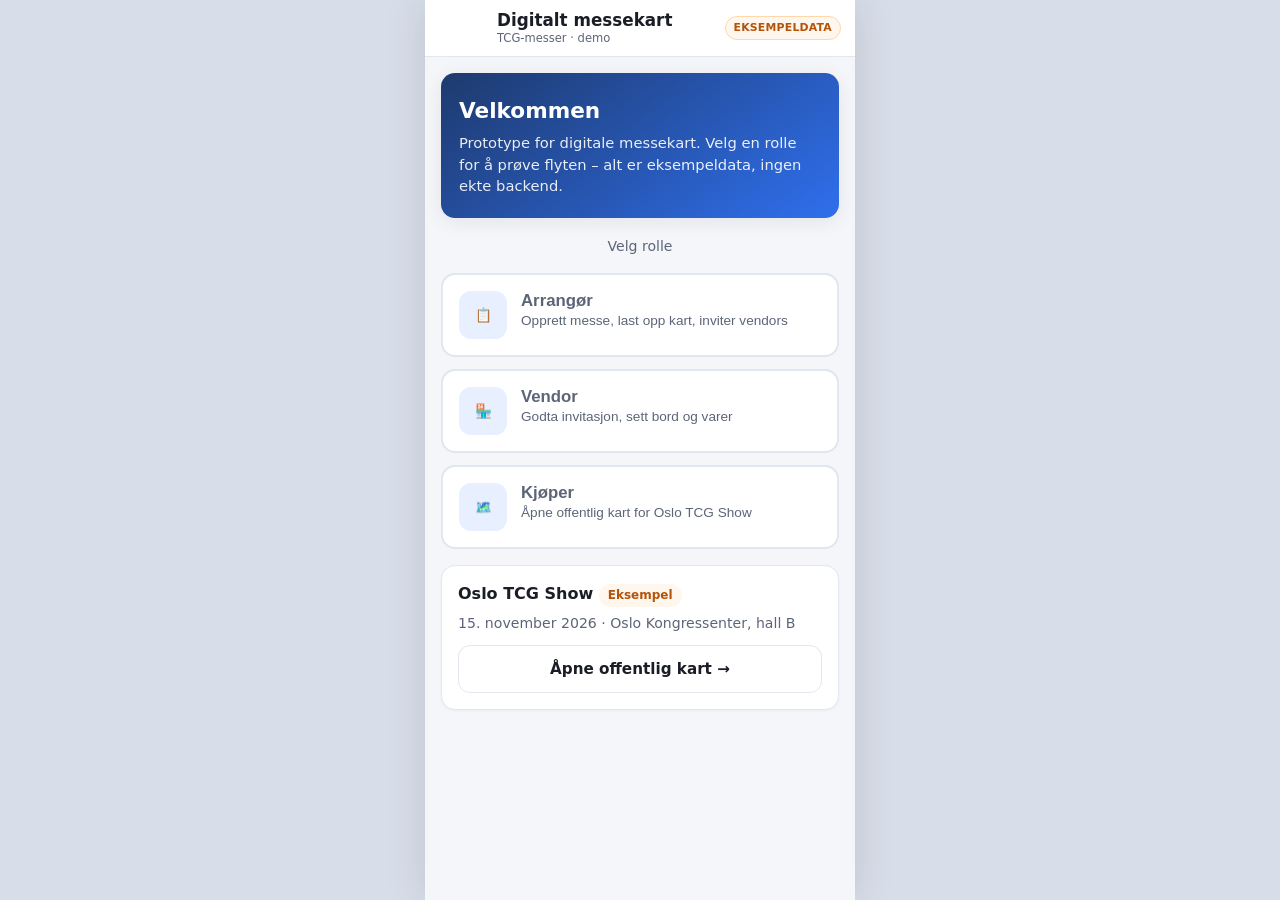
<file: v1.html>
<!DOCTYPE html>
<html lang="nb">
<head>
<meta charset="UTF-8">
<meta name="viewport" content="width=device-width, initial-scale=1, viewport-fit=cover">
<title>Digitalt messekart – TCG (demo)</title>
<style>
  :root {
    --bg: #f4f6f9;
    --surface: #ffffff;
    --ink: #1a1d26;
    --muted: #5c6578;
    --line: #e2e6ef;
    --accent: #2f6fed;
    --accent-soft: #e8f0ff;
    --accent-dark: #1e4fb8;
    --success: #1a7f4b;
    --success-soft: #e6f7ee;
    --warn: #b45309;
    --warn-soft: #fff7ed;
    --danger: #c0392b;
    --danger-soft: #fdecea;
    --radius: 14px;
    --shadow: 0 4px 20px rgba(26, 29, 38, 0.08);
    --touch: 48px;
    --font: system-ui, -apple-system, "Segoe UI", Roboto, "Helvetica Neue", Arial, sans-serif;
  }

  * { box-sizing: border-box; margin: 0; padding: 0; }
  html, body { height: 100%; }
  body {
    font-family: var(--font);
    background: #d8dee9;
    color: var(--ink);
    line-height: 1.45;
    -webkit-tap-highlight-color: transparent;
  }

  .phone {
    max-width: 430px;
    min-height: 100dvh;
    margin: 0 auto;
    background: var(--bg);
    display: flex;
    flex-direction: column;
    position: relative;
    box-shadow: 0 0 40px rgba(0,0,0,.12);
  }

  /* Top bar */
  .topbar {
    position: sticky;
    top: 0;
    z-index: 20;
    background: var(--surface);
    border-bottom: 1px solid var(--line);
    padding: 10px 14px;
    display: flex;
    align-items: center;
    gap: 10px;
    min-height: 56px;
  }
  .topbar h1 {
    font-size: 1.05rem;
    font-weight: 700;
    flex: 1;
    line-height: 1.2;
  }
  .topbar .sub {
    display: block;
    font-size: 0.72rem;
    font-weight: 500;
    color: var(--muted);
    margin-top: 2px;
  }
  .btn-icon {
    width: var(--touch);
    height: var(--touch);
    border: none;
    background: var(--bg);
    border-radius: 12px;
    font-size: 1.25rem;
    cursor: pointer;
    display: inline-flex;
    align-items: center;
    justify-content: center;
    color: var(--ink);
    flex-shrink: 0;
  }
  .btn-icon:active { background: var(--line); }
  .btn-icon.ghost { background: transparent; }

  .badge-demo {
    display: inline-flex;
    align-items: center;
    gap: 4px;
    font-size: 0.68rem;
    font-weight: 700;
    letter-spacing: 0.02em;
    text-transform: uppercase;
    background: var(--warn-soft);
    color: var(--warn);
    border: 1px solid #fed7aa;
    padding: 3px 8px;
    border-radius: 999px;
    white-space: nowrap;
  }

  main {
    flex: 1;
    padding: 16px 16px 28px;
    overflow-y: auto;
  }

  .screen { display: none; animation: fadeIn .22s ease; }
  .screen.active { display: flex; flex-direction: column; flex: 1; min-height: 100dvh; }
  @keyframes fadeIn {
    from { opacity: 0; transform: translateY(6px); }
    to { opacity: 1; transform: none; }
  }

  .hero {
    background: linear-gradient(145deg, #1e3a6e 0%, #2f6fed 100%);
    color: #fff;
    border-radius: var(--radius);
    padding: 22px 18px;
    margin-bottom: 18px;
    box-shadow: var(--shadow);
  }
  .hero h2 { font-size: 1.35rem; margin-bottom: 6px; }
  .hero p { opacity: .9; font-size: 0.92rem; }

  .card {
    background: var(--surface);
    border: 1px solid var(--line);
    border-radius: var(--radius);
    padding: 16px;
    margin-bottom: 12px;
    box-shadow: 0 1px 3px rgba(0,0,0,.04);
  }
  .card h3 { font-size: 1rem; margin-bottom: 6px; }
  .card p.muted, .muted { color: var(--muted); font-size: 0.88rem; }

  .role-grid {
    display: grid;
    gap: 12px;
  }
  .role-btn {
    display: flex;
    align-items: flex-start;
    gap: 14px;
    text-align: left;
    width: 100%;
    padding: 16px;
    border: 2px solid var(--line);
    border-radius: var(--radius);
    background: var(--surface);
    cursor: pointer;
    transition: border-color .15s, background .15s;
    min-height: var(--touch);
  }
  .role-btn:active, .role-btn:focus-visible {
    border-color: var(--accent);
    background: var(--accent-soft);
    outline: none;
  }
  .role-icon {
    width: 48px; height: 48px;
    border-radius: 12px;
    background: var(--accent-soft);
    color: var(--accent);
    display: flex;
    align-items: center;
    justify-content: center;
    font-size: 1.4rem;
    flex-shrink: 0;
  }
  .role-btn strong { display: block; font-size: 1.05rem; margin-bottom: 2px; }
  .role-btn span { color: var(--muted); font-size: 0.85rem; }

  label.field {
    display: block;
    margin-bottom: 14px;
  }
  label.field > span {
    display: block;
    font-size: 0.82rem;
    font-weight: 600;
    color: var(--muted);
    margin-bottom: 6px;
  }
  input, select, textarea {
    width: 100%;
    min-height: var(--touch);
    padding: 12px 14px;
    border: 1px solid var(--line);
    border-radius: 12px;
    font: inherit;
    font-size: 1rem;
    background: var(--surface);
    color: var(--ink);
  }
  input:focus, select:focus, textarea:focus {
    outline: 2px solid var(--accent);
    outline-offset: 1px;
    border-color: var(--accent);
  }
  textarea { min-height: 88px; resize: vertical; }

  .btn {
    display: inline-flex;
    align-items: center;
    justify-content: center;
    gap: 8px;
    min-height: var(--touch);
    padding: 12px 18px;
    border-radius: 12px;
    border: none;
    font: inherit;
    font-weight: 650;
    font-size: 0.95rem;
    cursor: pointer;
    width: 100%;
    transition: transform .08s, opacity .15s;
  }
  .btn:active { transform: scale(0.98); }
  .btn-primary { background: var(--accent); color: #fff; }
  .btn-primary:active { background: var(--accent-dark); }
  .btn-secondary {
    background: var(--surface);
    color: var(--ink);
    border: 1.5px solid var(--line);
  }
  .btn-ghost {
    background: transparent;
    color: var(--accent);
    border: none;
  }
  .btn-danger {
    background: var(--danger-soft);
    color: var(--danger);
  }
  .btn-sm {
    width: auto;
    min-height: 40px;
    padding: 8px 14px;
    font-size: 0.85rem;
  }
  .btn-row {
    display: flex;
    gap: 10px;
    margin-top: 8px;
  }
  .btn-row .btn { flex: 1; }

  .stack { display: flex; flex-direction: column; gap: 10px; }
  .mt-8 { margin-top: 8px; }
  .mt-12 { margin-top: 12px; }
  .mt-16 { margin-top: 16px; }
  .mb-8 { margin-bottom: 8px; }
  .mb-16 { margin-bottom: 16px; }

  .pill {
    display: inline-block;
    font-size: 0.75rem;
    font-weight: 600;
    padding: 3px 9px;
    border-radius: 999px;
    background: var(--accent-soft);
    color: var(--accent-dark);
  }
  .pill.ok { background: var(--success-soft); color: var(--success); }
  .pill.warn { background: var(--warn-soft); color: var(--warn); }

  /* Hall map */
  .hall-wrap {
    background: var(--surface);
    border: 1px solid var(--line);
    border-radius: var(--radius);
    padding: 12px;
    overflow: hidden;
  }
  .hall-label {
    text-align: center;
    font-size: 0.78rem;
    font-weight: 700;
    color: var(--muted);
    letter-spacing: 0.06em;
    text-transform: uppercase;
    margin-bottom: 10px;
  }
  .hall {
    position: relative;
    background: #eef2f8;
    border: 2px dashed #c5cede;
    border-radius: 12px;
    padding: 12px;
    aspect-ratio: 1 / 1.05;
  }
  .hall-entrance {
    position: absolute;
    bottom: 6px;
    left: 50%;
    transform: translateX(-50%);
    font-size: 0.7rem;
    font-weight: 700;
    color: var(--muted);
    background: #fff;
    padding: 2px 10px;
    border-radius: 6px;
    border: 1px solid var(--line);
  }
  .booth-grid {
    display: grid;
    grid-template-columns: repeat(3, 1fr);
    gap: 10px;
    height: calc(100% - 22px);
  }
  .booth {
    border: 2px solid #b8c4d9;
    border-radius: 10px;
    background: #fff;
    display: flex;
    flex-direction: column;
    align-items: center;
    justify-content: center;
    text-align: center;
    padding: 6px 4px;
    cursor: pointer;
    min-height: 64px;
    transition: border-color .15s, background .15s, transform .1s;
    -webkit-user-select: none;
    user-select: none;
  }
  .booth:active { transform: scale(0.96); }
  .booth.occupied {
    border-color: var(--accent);
    background: var(--accent-soft);
  }
  .booth.empty {
    opacity: .55;
    border-style: dashed;
    pointer-events: none;
  }
  .booth .bn {
    font-weight: 800;
    font-size: 0.95rem;
    color: var(--accent-dark);
  }
  .booth .vn {
    font-size: 0.68rem;
    color: var(--ink);
    margin-top: 2px;
    line-height: 1.2;
    word-break: break-word;
  }
  .booth.highlight {
    box-shadow: 0 0 0 3px #f59e0b;
    border-color: #f59e0b;
    background: #fffbeb;
  }

  /* Place booths (arrangør) – same map, drag-feel via tap toggle */
  .booth.placeable {
    cursor: pointer;
    pointer-events: auto;
    opacity: 1;
  }
  .booth.placed {
    border-color: var(--success);
    background: var(--success-soft);
  }
  .booth.placed .bn { color: var(--success); }

  /* Item list */
  .item {
    display: flex;
    gap: 12px;
    padding: 12px 0;
    border-bottom: 1px solid var(--line);
  }
  .item:last-child { border-bottom: none; }
  .item-body { flex: 1; min-width: 0; }
  .item-title { font-weight: 700; font-size: 0.95rem; }
  .item-meta { font-size: 0.8rem; color: var(--muted); margin-top: 2px; }
  .item-price {
    font-weight: 750;
    font-size: 0.95rem;
    white-space: nowrap;
    color: var(--ink);
  }
  .item-actions {
    display: flex;
    gap: 6px;
    margin-top: 8px;
    flex-wrap: wrap;
  }
  a.ext-link {
    display: inline-flex;
    align-items: center;
    gap: 4px;
    font-size: 0.8rem;
    font-weight: 600;
    color: var(--accent);
    text-decoration: none;
    padding: 6px 10px;
    background: var(--accent-soft);
    border-radius: 8px;
    min-height: 36px;
  }
  a.ext-link:active { opacity: .8; }

  .search-bar {
    position: relative;
    margin-bottom: 12px;
  }
  .search-bar input {
    padding-left: 44px;
  }
  .search-bar .sicon {
    position: absolute;
    left: 14px;
    top: 50%;
    transform: translateY(-50%);
    font-size: 1.1rem;
    pointer-events: none;
  }

  .result {
    display: flex;
    align-items: center;
    gap: 12px;
    width: 100%;
    text-align: left;
    padding: 14px;
    background: var(--surface);
    border: 1px solid var(--line);
    border-radius: 12px;
    margin-bottom: 8px;
    cursor: pointer;
    font: inherit;
  }
  .result:active { background: var(--accent-soft); border-color: var(--accent); }
  .result .r-info { flex: 1; min-width: 0; }
  .result .r-booth {
    background: var(--accent);
    color: #fff;
    font-weight: 800;
    font-size: 0.85rem;
    padding: 8px 10px;
    border-radius: 10px;
    white-space: nowrap;
  }

  .invite-box {
    background: var(--bg);
    border: 1px dashed var(--accent);
    border-radius: 12px;
    padding: 14px;
    word-break: break-all;
    font-family: ui-monospace, SFMono-Regular, Menlo, monospace;
    font-size: 0.82rem;
    color: var(--accent-dark);
  }

  .toast {
    position: fixed;
    left: 50%;
    bottom: 28px;
    transform: translateX(-50%) translateY(120%);
    max-width: min(380px, calc(100% - 32px));
    background: var(--ink);
    color: #fff;
    padding: 12px 18px;
    border-radius: 12px;
    font-size: 0.9rem;
    font-weight: 600;
    z-index: 100;
    opacity: 0;
    transition: transform .25s ease, opacity .25s ease;
    pointer-events: none;
    box-shadow: var(--shadow);
  }
  .toast.show {
    transform: translateX(-50%) translateY(0);
    opacity: 1;
  }

  .empty-state {
    text-align: center;
    padding: 28px 16px;
    color: var(--muted);
  }

  .steps {
    display: flex;
    gap: 6px;
    margin-bottom: 16px;
  }
  .steps span {
    flex: 1;
    height: 4px;
    border-radius: 4px;
    background: var(--line);
  }
  .steps span.on { background: var(--accent); }

  .info-row {
    display: flex;
    justify-content: space-between;
    gap: 12px;
    padding: 8px 0;
    border-bottom: 1px solid var(--line);
    font-size: 0.9rem;
  }
  .info-row:last-child { border-bottom: none; }
  .info-row .k { color: var(--muted); }
  .info-row .v { font-weight: 650; text-align: right; }

  .upload-sim {
    border: 2px dashed #b8c4d9;
    border-radius: 12px;
    padding: 20px;
    text-align: center;
    background: #f8fafc;
    cursor: pointer;
  }
  .upload-sim.done {
    border-color: var(--success);
    background: var(--success-soft);
  }
  .upload-sim .big { font-size: 1.8rem; margin-bottom: 6px; }

  .bottom-nav {
    display: flex;
    gap: 8px;
    background: var(--surface);
    border-top: 1px solid var(--line);
    padding: 10px 12px calc(10px + env(safe-area-inset-bottom, 0px));
    position: sticky;
    bottom: 0;
  }
  .bottom-nav .btn { flex: 1; }

  .modal-backdrop {
    display: none;
    position: fixed;
    inset: 0;
    background: rgba(26,29,38,.45);
    z-index: 50;
    align-items: flex-end;
    justify-content: center;
  }
  .modal-backdrop.open { display: flex; }
  .modal {
    background: var(--surface);
    width: 100%;
    max-width: 430px;
    border-radius: 18px 18px 0 0;
    padding: 18px 16px calc(20px + env(safe-area-inset-bottom, 0px));
    max-height: 90dvh;
    overflow-y: auto;
    animation: slideUp .25s ease;
  }
  @keyframes slideUp {
    from { transform: translateY(40px); opacity: .5; }
    to { transform: none; opacity: 1; }
  }
  .modal h3 { margin-bottom: 14px; }

  .chip-row { display: flex; flex-wrap: wrap; gap: 6px; margin: 8px 0 4px; }
</style>
</head>
<body>
<div class="phone" id="app">

  <!-- ========== START / ROLLEVALG ========== -->
  <section class="screen active" id="screen-start" data-screen="start">
    <div class="topbar">
      <div style="width:48px"></div>
      <h1>Digitalt messekart <span class="sub">TCG-messer · demo</span></h1>
      <span class="badge-demo">Eksempeldata</span>
    </div>
    <main>
      <div class="hero">
        <h2>Velkommen</h2>
        <p>Prototype for digitale messekart. Velg en rolle for å prøve flyten – alt er eksempeldata, ingen ekte backend.</p>
      </div>
      <p class="muted mb-16" style="text-align:center">Velg rolle</p>
      <div class="role-grid">
        <button type="button" class="role-btn" data-go="arrangor-create">
          <span class="role-icon" aria-hidden="true">📋</span>
          <span>
            <strong>Arrangør</strong>
            <span>Opprett messe, last opp kart, inviter vendors</span>
          </span>
        </button>
        <button type="button" class="role-btn" data-go="vendor-invite">
          <span class="role-icon" aria-hidden="true">🏪</span>
          <span>
            <strong>Vendor</strong>
            <span>Godta invitasjon, sett bord og varer</span>
          </span>
        </button>
        <button type="button" class="role-btn" data-go="kjoper-kart">
          <span class="role-icon" aria-hidden="true">🗺️</span>
          <span>
            <strong>Kjøper</strong>
            <span>Åpne offentlig kart for Oslo TCG Show</span>
          </span>
        </button>
      </div>
      <div class="card mt-16">
        <h3>Oslo TCG Show <span class="pill warn">Eksempel</span></h3>
        <p class="muted">15. november 2026 · Oslo Kongressenter, hall B</p>
        <button type="button" class="btn btn-secondary mt-12" data-go="kjoper-kart">Åpne offentlig kart →</button>
      </div>
    </main>
  </section>

  <!-- ========== ARRANGØR: OPPRETT MESSE ========== -->
  <section class="screen" id="screen-arrangor-create" data-screen="arrangor-create">
    <div class="topbar">
      <button type="button" class="btn-icon" data-go="start" aria-label="Tilbake">←</button>
      <h1>Opprett messe <span class="sub">Arrangør</span></h1>
      <span class="badge-demo">Eksempeldata</span>
    </div>
    <main>
      <div class="steps"><span class="on"></span><span class="on"></span><span></span></div>
      <div class="card">
        <label class="field">
          <span>Messenavn</span>
          <input type="text" id="messe-navn" value="Oslo TCG Show">
        </label>
        <label class="field">
          <span>Dato</span>
          <input type="date" id="messe-dato" value="2026-11-15">
        </label>
        <label class="field">
          <span>Sted</span>
          <input type="text" id="messe-sted" value="Oslo Kongressenter, hall B">
        </label>
      </div>

      <div class="card">
        <h3>Last opp kart</h3>
        <p class="muted mb-8">I demo simuleres opplasting – ferdig hallkart brukes.</p>
        <div class="upload-sim" id="upload-kart" role="button" tabindex="0">
          <div class="big">📎</div>
          <strong>Trykk for å «laste opp» kart</strong>
          <p class="muted" style="margin-top:4px;font-size:0.8rem">hall-b-plan.svg · eksempel</p>
        </div>
      </div>

      <div class="card" id="place-booths-card" style="display:none">
        <h3>Plasser bord</h3>
        <p class="muted mb-8">Trykk på ledige soner for å plassere bord 12–32. <span class="pill warn">Eksempeldata</span></p>
        <div class="hall-wrap">
          <div class="hall-label">Hall B · plan (demo)</div>
          <div class="hall" id="arrangor-hall"></div>
        </div>
        <p class="muted mt-8" id="booth-place-status">0 av 8 bord plassert</p>
      </div>

      <button type="button" class="btn btn-primary mt-8" id="btn-save-messe">Lagre messe og fortsett</button>
    </main>
  </section>

  <!-- ========== ARRANGØR: INVITER VENDOR ========== -->
  <section class="screen" id="screen-arrangor-invite" data-screen="arrangor-invite">
    <div class="topbar">
      <button type="button" class="btn-icon" data-go="arrangor-create" aria-label="Tilbake">←</button>
      <h1>Inviter vendor <span class="sub">Arrangør</span></h1>
      <span class="badge-demo">Eksempeldata</span>
    </div>
    <main>
      <div class="steps"><span class="on"></span><span class="on"></span><span class="on"></span></div>
      <div class="card">
        <h3 id="invite-messe-title">Oslo TCG Show</h3>
        <p class="muted" id="invite-messe-meta">15. nov 2026 · Oslo Kongressenter, hall B</p>
        <div class="chip-row">
          <span class="pill ok">Kart lastet</span>
          <span class="pill ok">8 bord plassert</span>
        </div>
      </div>
      <div class="card">
        <h3>Invitasjonslenke</h3>
        <p class="muted mb-8">Del lenken med vendors. I demo kopieres den til utklippstavlen.</p>
        <div class="invite-box" id="invite-link">https://messekart.demo/i/oslo-tcg-show-2026?token=demo-abc123</div>
        <button type="button" class="btn btn-primary mt-12" id="btn-copy-invite">📋 Kopier lenke</button>
        <button type="button" class="btn btn-secondary mt-8" data-go="vendor-invite">Prøv som vendor →</button>
      </div>
      <button type="button" class="btn btn-ghost mt-8" data-go="kjoper-kart">Se offentlig kjøperkart</button>
    </main>
  </section>

  <!-- ========== VENDOR: GODTA INVITASJON ========== -->
  <section class="screen" id="screen-vendor-invite" data-screen="vendor-invite">
    <div class="topbar">
      <button type="button" class="btn-icon" data-go="start" aria-label="Tilbake">←</button>
      <h1>Godta invitasjon <span class="sub">Vendor</span></h1>
      <span class="badge-demo">Eksempeldata</span>
    </div>
    <main>
      <div class="card" style="background:var(--accent-soft);border-color:#c5d8ff">
        <p class="muted" style="color:var(--accent-dark)">Du er invitert til</p>
        <h3 style="margin-top:4px">Oslo TCG Show</h3>
        <p class="muted">15. november 2026 · Oslo Kongressenter, hall B</p>
      </div>
      <div class="card">
        <label class="field">
          <span>Butikknavn</span>
          <input type="text" id="vendor-navn" placeholder="F.eks. Nordic Cards" value="">
        </label>
        <label class="field">
          <span>Velg ledige bord</span>
          <select id="vendor-bord"></select>
        </label>
        <p class="muted" style="font-size:0.8rem">Ledige bord i demo. Allerede «opptatte» er forhåndsutfylt som eksempelvendors.</p>
      </div>
      <button type="button" class="btn btn-primary" id="btn-accept-invite">Godta og gå til vareliste</button>
      <button type="button" class="btn btn-ghost mt-8" id="btn-demo-vendor">Bruk eksempel: Nordic Cards · bord 12</button>
    </main>
  </section>

  <!-- ========== VENDOR: VARELISTE ========== -->
  <section class="screen" id="screen-vendor-varer" data-screen="vendor-varer">
    <div class="topbar">
      <button type="button" class="btn-icon" data-go="vendor-invite" aria-label="Tilbake">←</button>
      <h1 id="vendor-varer-title">Vareliste <span class="sub">Vendor</span></h1>
      <span class="badge-demo">Eksempeldata</span>
    </div>
    <main>
      <div class="card" id="vendor-varer-meta"></div>
      <div class="btn-row mb-8">
        <button type="button" class="btn btn-primary" id="btn-add-item">＋ Legg til vare</button>
      </div>
      <div class="card" style="padding-top:4px;padding-bottom:4px">
        <div id="vendor-item-list"></div>
      </div>
      <button type="button" class="btn btn-secondary mt-12" data-go="kjoper-kart">Se hvordan kjøpere ser kartet →</button>
    </main>
  </section>

  <!-- ========== KJØPER: KART ========== -->
  <section class="screen" id="screen-kjoper-kart" data-screen="kjoper-kart">
    <div class="topbar">
      <button type="button" class="btn-icon" data-go="start" aria-label="Tilbake">←</button>
      <h1>Oslo TCG Show <span class="sub">Offentlig kart · 15. nov 2026</span></h1>
      <span class="badge-demo">Eksempeldata</span>
    </div>
    <main>
      <div class="search-bar">
        <span class="sicon" aria-hidden="true">🔍</span>
        <input type="search" id="quick-search" placeholder="Søk etter kort…" enterkeyhint="search" autocomplete="off">
      </div>
      <div class="hall-wrap mb-16">
        <div class="hall-label">Hall B · klikk et bord</div>
        <div class="hall" id="kjoper-hall"></div>
      </div>
      <div class="card">
        <h3>Vendors på messen</h3>
        <div id="vendor-list-short" class="mt-8"></div>
      </div>
    </main>
    <div class="bottom-nav">
      <button type="button" class="btn btn-secondary" data-go="kjoper-sok">🔍 Søk</button>
      <button type="button" class="btn btn-primary" data-go="start">Roller</button>
    </div>
  </section>

  <!-- ========== KJØPER: BORDDETALJ ========== -->
  <section class="screen" id="screen-kjoper-bord" data-screen="kjoper-bord">
    <div class="topbar">
      <button type="button" class="btn-icon" id="btn-back-bord" data-go="kjoper-kart" aria-label="Tilbake">←</button>
      <h1 id="bord-detail-title">Bord <span class="sub">Detaljer</span></h1>
      <span class="badge-demo">Eksempeldata</span>
    </div>
    <main>
      <div class="card" id="bord-detail-meta"></div>
      <h3 class="mb-8" style="font-size:0.95rem">Varer på bordet</h3>
      <div class="card" style="padding-top:4px;padding-bottom:4px">
        <div id="bord-detail-items"></div>
      </div>
    </main>
    <div class="bottom-nav">
      <button type="button" class="btn btn-secondary" data-go="kjoper-sok">🔍 Søk</button>
      <button type="button" class="btn btn-primary" data-go="kjoper-kart">🗺️ Kart</button>
    </div>
  </section>

  <!-- ========== KJØPER: SØK ========== -->
  <section class="screen" id="screen-kjoper-sok" data-screen="kjoper-sok">
    <div class="topbar">
      <button type="button" class="btn-icon" data-go="kjoper-kart" aria-label="Tilbake">←</button>
      <h1>Søk <span class="sub">Finn kort på messen</span></h1>
      <span class="badge-demo">Eksempeldata</span>
    </div>
    <main>
      <div class="search-bar">
        <span class="sicon" aria-hidden="true">🔍</span>
        <input type="search" id="full-search" placeholder="Søk på kortnavn…" autofocus autocomplete="off">
      </div>
      <p class="muted mb-8" id="search-hint">Prøv f.eks. «Charizard», «Sol Ring» eller «Elsa»</p>
      <div id="search-results"></div>
    </main>
    <div class="bottom-nav">
      <button type="button" class="btn btn-primary" data-go="kjoper-kart">🗺️ Tilbake til kart</button>
    </div>
  </section>

</div>

<!-- Modal: legg til / rediger vare -->
<div class="modal-backdrop" id="item-modal" role="dialog" aria-modal="true" aria-labelledby="modal-title">
  <div class="modal">
    <h3 id="modal-title">Legg til vare</h3>
    <input type="hidden" id="edit-item-id">
    <label class="field">
      <span>Navn</span>
      <input type="text" id="item-name" placeholder="Kort- eller produktnavn">
    </label>
    <label class="field">
      <span>Tilstand</span>
      <select id="item-condition">
        <option>Near Mint</option>
        <option>NM</option>
        <option>Lightly Played</option>
        <option>LP</option>
        <option>Sealed</option>
        <option>Moderately Played</option>
      </select>
    </label>
    <label class="field">
      <span>Pris (kr) – la stå tom for «se pris…»</span>
      <input type="text" id="item-price" inputmode="numeric" placeholder="f.eks. 890">
    </label>
    <label class="field">
      <span>Ekstern lenke (valgfritt)</span>
      <select id="item-link-type">
        <option value="">Ingen</option>
        <option value="cardmarket">Cardmarket</option>
        <option value="collectr">Collectr</option>
      </select>
    </label>
    <div class="btn-row">
      <button type="button" class="btn btn-secondary" id="btn-cancel-item">Avbryt</button>
      <button type="button" class="btn btn-primary" id="btn-save-item">Lagre</button>
    </div>
  </div>
</div>

<div class="toast" id="toast" role="status" aria-live="polite"></div>

<script>
(function () {
  'use strict';

  const BOOTHS = [12, 13, 14, 21, 22, 23, 31, 32];
  const HALL_SLOTS = [
    { n: 12, r: 1, c: 1 }, { n: 13, r: 1, c: 2 }, { n: 14, r: 1, c: 3 },
    { n: 21, r: 2, c: 1 }, { n: 22, r: 2, c: 2 }, { n: 23, r: 2, c: 3 },
    { n: 31, r: 3, c: 1 }, { n: 32, r: 3, c: 2 }, { n: null, r: 3, c: 3 } // empty corner
  ];

  const LINK = {
    cardmarket: { label: 'Cardmarket', url: 'https://www.cardmarket.com/en/Pokemon' },
    collectr: { label: 'Collectr', url: 'https://collectr.com/' }
  };

  // Demo state – all example data
  const state = {
    messe: {
      navn: 'Oslo TCG Show',
      dato: '2026-11-15',
      sted: 'Oslo Kongressenter, hall B',
      kartLastet: false,
      bordPlassert: new Set()
    },
    vendors: [
      { id: 'v1', navn: 'Nordic Cards', bord: 12 },
      { id: 'v2', navn: 'Binder Bros', bord: 13 },
      { id: 'v3', navn: 'Pixel Packs', bord: 14 },
      { id: 'v4', navn: 'Legend Vault', bord: 21 },
      { id: 'v5', navn: 'Draugen Spillsenter', bord: 22 },
      { id: 'v6', navn: 'Cardhaven', bord: 23 },
      { id: 'v7', navn: 'Mega Mox', bord: 31 },
      { id: 'v8', navn: 'Sealed Only', bord: 32 }
    ],
    items: [
      { id: 'i1', vendorId: 'v1', name: 'Charizard ex (151)', condition: 'Near Mint', price: 890, link: 'cardmarket' },
      { id: 'i2', vendorId: 'v1', name: 'Pikachu Illustrator (proxy/demo)', condition: 'NM', price: 1200, link: 'collectr' },
      { id: 'i3', vendorId: 'v2', name: 'Umbreon VMAX (Evolving Skies)', condition: 'Lightly Played', price: 450, link: null },
      { id: 'i4', vendorId: 'v4', name: 'Black Lotus (Alpha, demo)', condition: 'NM', price: null, priceNote: 'se pris på Cardmarket', link: 'cardmarket' },
      { id: 'i5', vendorId: 'v8', name: 'One Piece OP-05 booster box', condition: 'Sealed', price: 1450, link: null },
      { id: 'i6', vendorId: 'v6', name: 'Lorcana Elsa (promo)', condition: 'NM', price: 320, link: null },
      { id: 'i7', vendorId: 'v3', name: 'Yu-Gi-Oh Blue-Eyes White Dragon (LOB)', condition: 'LP', price: 180, link: null },
      { id: 'i8', vendorId: 'v7', name: 'MTG Sol Ring (Commander Masters)', condition: 'NM', price: 25, link: null },
      { id: 'i9', vendorId: 'v8', name: 'Pokémon ETB Ascended Heroes', condition: 'Sealed', price: 799, link: null },
      { id: 'i10', vendorId: 'v5', name: 'Digimon BT-14 case', condition: 'Sealed', price: 2100, link: null }
    ],
    currentVendorId: 'v1',
    selectedBooth: null,
    bordBack: 'kjoper-kart',
    idCounter: 100
  };

  // ---------- helpers ----------
  function $(sel, root) { return (root || document).querySelector(sel); }
  function $$(sel, root) { return Array.from((root || document).querySelectorAll(sel)); }

  function formatPrice(item) {
    if (item.priceNote) return item.priceNote;
    if (item.price == null || item.price === '') return 'Pris ikke satt';
    return Number(item.price).toLocaleString('nb-NO') + ' kr';
  }

  function formatDato(iso) {
    if (!iso) return '';
    const d = new Date(iso + 'T12:00:00');
    return d.toLocaleDateString('nb-NO', { day: 'numeric', month: 'long', year: 'numeric' });
  }

  function toast(msg) {
    const el = $('#toast');
    el.textContent = msg;
    el.classList.add('show');
    clearTimeout(toast._t);
    toast._t = setTimeout(() => el.classList.remove('show'), 2200);
  }

  function vendorByBooth(n) {
    return state.vendors.find(v => v.bord === n);
  }

  function vendorById(id) {
    return state.vendors.find(v => v.id === id);
  }

  function itemsForVendor(vid) {
    return state.items.filter(i => i.vendorId === vid);
  }

  // ---------- navigation ----------
  function showScreen(name, opts) {
    opts = opts || {};
    $$('.screen').forEach(s => s.classList.remove('active'));
    const el = document.getElementById('screen-' + name);
    if (!el) return;
    el.classList.add('active');
    
    if (name === 'arrangor-create') renderArrangorHall();
    if (name === 'arrangor-invite') renderInvite();
    if (name === 'vendor-invite') renderVendorInvite();
    if (name === 'vendor-varer') renderVendorVarer();
    if (name === 'kjoper-kart') renderKjoperKart();
    if (name === 'kjoper-bord') {
      state.selectedBooth = opts.booth != null ? Number(opts.booth) : state.selectedBooth;
      if (opts.from) state.bordBack = opts.from;
      renderBordDetail();
      $('#btn-back-bord').setAttribute('data-go', state.bordBack || 'kjoper-kart');
    }
    if (name === 'kjoper-sok') {
      renderSearch($('#full-search').value);
      setTimeout(() => $('#full-search').focus(), 100);
    }
    window.scrollTo(0, 0);
  }

  function nav(name) {
    if (location.hash === '#' + name) showScreen(name); else location.hash = name;
  }
  function navBord(booth, from) {
    state.bordBack = from || 'kjoper-kart';
    const h = '#kjoper-bord/' + booth;
    if (location.hash === h) showScreen('kjoper-bord', { booth: booth }); else location.hash = h;
  }

  function parseHash() {
    const h = (location.hash || '#start').slice(1);
    const parts = h.split('/');
    const name = parts[0] || 'start';
    const booth = parts[1] ? Number(parts[1]) : null;
    if (name === 'kjoper-bord' && booth) showScreen('kjoper-bord', { booth });
    else showScreen(name);
  }

  document.addEventListener('click', (e) => {
    const go = e.target.closest('[data-go]');
    if (!go) return;
    e.preventDefault();
    const target = go.getAttribute('data-go');
    if (target === 'kjoper-bord') {
      navBord(go.getAttribute('data-booth'), go.getAttribute('data-from') || 'kjoper-kart');
    } else {
      nav(target);
    }
  });

  // ---------- hall rendering ----------
  function buildHall(container, mode, highlightBooth) {
    // mode: 'place' | 'view'
    container.innerHTML = '';
    const grid = document.createElement('div');
    grid.className = 'booth-grid';

    HALL_SLOTS.forEach(slot => {
      const cell = document.createElement('button');
      cell.type = 'button';
      cell.className = 'booth';

      if (slot.n == null) {
        cell.classList.add('empty');
        cell.innerHTML = '<span class="vn" style="color:#9aa3b5">—</span>';
        cell.disabled = true;
        grid.appendChild(cell);
        return;
      }

      const vendor = vendorByBooth(slot.n);
      cell.dataset.booth = String(slot.n);

      if (mode === 'place') {
        const placed = state.messe.bordPlassert.has(slot.n);
        cell.classList.add('placeable');
        if (placed) cell.classList.add('placed');
        cell.innerHTML = '<span class="bn">Bord ' + slot.n + '</span>' +
          (placed ? '<span class="vn">Plassert</span>' : '<span class="vn">Ledig</span>');
        cell.addEventListener('click', () => {
          if (state.messe.bordPlassert.has(slot.n)) state.messe.bordPlassert.delete(slot.n);
          else state.messe.bordPlassert.add(slot.n);
          renderArrangorHall();
        });
      } else {
        if (vendor) {
          cell.classList.add('occupied');
          cell.innerHTML = '<span class="bn">' + slot.n + '</span><span class="vn">' + escapeHtml(vendor.navn) + '</span>';
          cell.addEventListener('click', () => navBord(slot.n, 'kjoper-kart'));
        } else {
          cell.classList.add('empty');
          cell.innerHTML = '<span class="bn">' + slot.n + '</span><span class="vn">Ledig</span>';
          cell.disabled = true;
        }
        if (highlightBooth === slot.n) cell.classList.add('highlight');
      }
      grid.appendChild(cell);
    });

    container.appendChild(grid);
    const ent = document.createElement('div');
    ent.className = 'hall-entrance';
    ent.textContent = '↓ Inngang';
    container.appendChild(ent);
  }

  function escapeHtml(s) {
    return String(s).replace(/[&<>"']/g, c => ({
      '&': '&amp;', '<': '&lt;', '>': '&gt;', '"': '&quot;', "'": '&#39;'
    })[c]);
  }

  function renderArrangorHall() {
    const wrap = $('#arrangor-hall');
    if (!wrap) return;
    buildHall(wrap, 'place');
    const n = state.messe.bordPlassert.size;
    $('#booth-place-status').textContent = n + ' av 8 bord plassert';
  }

  // ---------- arrangør ----------
  const uploadEl = $('#upload-kart');
  function markKartUploaded() {
    state.messe.kartLastet = true;
    uploadEl.classList.add('done');
    uploadEl.innerHTML = '<div class="big">✓</div><strong>Kart lastet (eksempel)</strong><p class="muted" style="margin-top:4px;font-size:0.8rem">hall-b-plan.svg</p>';
    $('#place-booths-card').style.display = 'block';
    if (state.messe.bordPlassert.size === 0) {
      BOOTHS.forEach(b => state.messe.bordPlassert.add(b));
    }
    renderArrangorHall();
  }
  uploadEl.addEventListener('click', markKartUploaded);
  uploadEl.addEventListener('keydown', e => { if (e.key === 'Enter' || e.key === ' ') { e.preventDefault(); markKartUploaded(); } });

  $('#btn-save-messe').addEventListener('click', () => {
    state.messe.navn = $('#messe-navn').value.trim() || 'Oslo TCG Show';
    state.messe.dato = $('#messe-dato').value;
    state.messe.sted = $('#messe-sted').value.trim();
    if (!state.messe.kartLastet) markKartUploaded();
    if (state.messe.bordPlassert.size < 8) {
      BOOTHS.forEach(b => state.messe.bordPlassert.add(b));
      renderArrangorHall();
    }
    toast('Messe lagret (demo)');
    nav('arrangor-invite');
  });

  function renderInvite() {
    $('#invite-messe-title').textContent = state.messe.navn;
    $('#invite-messe-meta').textContent = formatDato(state.messe.dato) + ' · ' + state.messe.sted;
    const slug = state.messe.navn.toLowerCase().replace(/\s+/g, '-').replace(/[^a-z0-9-æøå]/gi, '');
    $('#invite-link').textContent = 'https://messekart.demo/i/' + slug + '?token=demo-abc123';
  }

  $('#btn-copy-invite').addEventListener('click', async () => {
    const text = $('#invite-link').textContent;
    try {
      if (navigator.clipboard && navigator.clipboard.writeText) {
        await navigator.clipboard.writeText(text);
      } else {
        const ta = document.createElement('textarea');
        ta.value = text;
        document.body.appendChild(ta);
        ta.select();
        document.execCommand('copy');
        ta.remove();
      }
      toast('Lenke kopiert ✓');
    } catch (err) {
      toast('Lenke kopiert (simulert) ✓');
    }
  });

  // ---------- vendor ----------
  function occupiedBoothsForSelect() {
    // In demo, when accepting as new vendor we show booths; pre-filled vendors "own" them.
    // For demo UX: show all booths, mark taken, allow selecting any (updates that booth's vendor name).
    return state.vendors.map(v => v.bord);
  }

  function renderVendorInvite() {
    const sel = $('#vendor-bord');
    sel.innerHTML = '';
    BOOTHS.forEach(n => {
      const v = vendorByBooth(n);
      const opt = document.createElement('option');
      opt.value = String(n);
      opt.textContent = v ? ('Bord ' + n + ' — ' + v.navn + ' (eksisterende)') : ('Bord ' + n + ' — ledig');
      sel.appendChild(opt);
    });
    // Prefer first empty if any, else 12
    const empty = BOOTHS.find(n => !vendorByBooth(n));
    sel.value = String(empty || 12);
  }

  $('#btn-demo-vendor').addEventListener('click', () => {
    $('#vendor-navn').value = 'Nordic Cards';
    $('#vendor-bord').value = '12';
    acceptVendor();
  });

  $('#btn-accept-invite').addEventListener('click', acceptVendor);

  function acceptVendor() {
    const navn = $('#vendor-navn').value.trim();
    const bord = Number($('#vendor-bord').value);
    if (!navn) {
      toast('Skriv inn butikknavn');
      $('#vendor-navn').focus();
      return;
    }
    let v = vendorByBooth(bord);
    if (v) {
      v.navn = navn;
    } else {
      v = { id: 'v' + (++state.idCounter), navn, bord };
      state.vendors.push(v);
    }
    state.currentVendorId = v.id;
    toast('Invitasjon godtatt (demo)');
    nav('vendor-varer');
  }

  function renderVendorVarer() {
    const v = vendorById(state.currentVendorId);
    if (!v) return;
    $('#vendor-varer-title').innerHTML = escapeHtml(v.navn) + ' <span class="sub">Bord ' + v.bord + '</span>';
    $('#vendor-varer-meta').innerHTML =
      '<div class="info-row"><span class="k">Butikk</span><span class="v">' + escapeHtml(v.navn) + '</span></div>' +
      '<div class="info-row"><span class="k">Bord</span><span class="v">' + v.bord + '</span></div>' +
      '<div class="info-row"><span class="k">Messe</span><span class="v">' + escapeHtml(state.messe.navn) + ' <span class="pill warn">Eksempel</span></span></div>';

    const list = $('#vendor-item-list');
    const items = itemsForVendor(v.id);
    if (!items.length) {
      list.innerHTML = '<div class="empty-state">Ingen varer ennå. Legg til din første vare.</div>';
      return;
    }
    list.innerHTML = items.map(item => itemRowVendor(item)).join('');
  }

  function itemRowVendor(item) {
    const linkHtml = item.link && LINK[item.link]
      ? '<a class="ext-link" href="' + LINK[item.link].url + '" target="_blank" rel="noopener">' + LINK[item.link].label + ' ↗</a>'
      : '';
    return (
      '<div class="item" data-id="' + item.id + '">' +
        '<div class="item-body">' +
          '<div class="item-title">' + escapeHtml(item.name) + '</div>' +
          '<div class="item-meta">' + escapeHtml(item.condition) + ' · <span class="pill warn">Eksempeldata</span></div>' +
          '<div class="item-actions">' +
            '<button type="button" class="btn btn-sm btn-secondary" data-edit="' + item.id + '">Rediger</button>' +
            '<button type="button" class="btn btn-sm btn-danger" data-del="' + item.id + '">Slett</button>' +
            linkHtml +
          '</div>' +
        '</div>' +
        '<div class="item-price">' + escapeHtml(formatPrice(item)) + '</div>' +
      '</div>'
    );
  }

  $('#vendor-item-list').addEventListener('click', (e) => {
    const edit = e.target.closest('[data-edit]');
    const del = e.target.closest('[data-del]');
    if (edit) {
      openItemModal(edit.getAttribute('data-edit'));
    } else if (del) {
      const id = del.getAttribute('data-del');
      state.items = state.items.filter(i => i.id !== id);
      toast('Vare slettet');
      renderVendorVarer();
    }
  });

  $('#btn-add-item').addEventListener('click', () => openItemModal(null));

  function openItemModal(id) {
    const modal = $('#item-modal');
    $('#edit-item-id').value = id || '';
    if (id) {
      const item = state.items.find(i => i.id === id);
      $('#modal-title').textContent = 'Rediger vare';
      $('#item-name').value = item.name;
      $('#item-condition').value = item.condition;
      $('#item-price').value = item.price != null ? item.price : '';
      $('#item-link-type').value = item.link || '';
    } else {
      $('#modal-title').textContent = 'Legg til vare';
      $('#item-name').value = '';
      $('#item-condition').value = 'Near Mint';
      $('#item-price').value = '';
      $('#item-link-type').value = '';
    }
    modal.classList.add('open');
  }

  function closeItemModal() {
    $('#item-modal').classList.remove('open');
  }

  $('#btn-cancel-item').addEventListener('click', closeItemModal);
  $('#item-modal').addEventListener('click', (e) => {
    if (e.target === $('#item-modal')) closeItemModal();
  });

  $('#btn-save-item').addEventListener('click', () => {
    const name = $('#item-name').value.trim();
    if (!name) { toast('Navn er påkrevd'); return; }
    const condition = $('#item-condition').value;
    const priceRaw = $('#item-price').value.trim().replace(/\s/g, '');
    const price = priceRaw === '' ? null : Number(priceRaw.replace(',', '.'));
    const link = $('#item-link-type').value || null;
    const id = $('#edit-item-id').value;
    if (id) {
      const item = state.items.find(i => i.id === id);
      Object.assign(item, { name, condition, price, link, priceNote: price == null ? item.priceNote : null });
      if (price != null) item.priceNote = null;
      toast('Vare oppdatert');
    } else {
      state.items.push({
        id: 'i' + (++state.idCounter),
        vendorId: state.currentVendorId,
        name, condition, price, link,
        priceNote: price == null ? null : null
      });
      toast('Vare lagt til');
    }
    closeItemModal();
    renderVendorVarer();
  });

  // ---------- kjøper ----------
  function renderKjoperKart() {
    buildHall($('#kjoper-hall'), 'view');
    const list = $('#vendor-list-short');
    const sorted = state.vendors.slice().sort((a, b) => a.bord - b.bord);
    list.innerHTML = sorted.map(v => {
      const count = itemsForVendor(v.id).length;
      return (
        '<button type="button" class="result" data-go="kjoper-bord" data-booth="' + v.bord + '" data-from="kjoper-kart">' +
          '<div class="r-info"><strong>' + escapeHtml(v.navn) + '</strong>' +
          '<div class="item-meta">' + count + ' vare' + (count === 1 ? '' : 'r') + '</div></div>' +
          '<span class="r-booth">Bord ' + v.bord + '</span>' +
        '</button>'
      );
    }).join('');
  }

  function renderBordDetail() {
    const n = state.selectedBooth;
    const v = vendorByBooth(n);
    if (!v) {
      $('#bord-detail-title').innerHTML = 'Bord ' + n + ' <span class="sub">Ledig</span>';
      $('#bord-detail-meta').innerHTML = '<p class="muted">Ingen vendor på dette bordet (eksempel).</p>';
      $('#bord-detail-items').innerHTML = '<div class="empty-state">Ingen varer</div>';
      return;
    }
    $('#bord-detail-title').innerHTML = escapeHtml(v.navn) + ' <span class="sub">Bord ' + v.bord + '</span>';
    $('#bord-detail-meta').innerHTML =
      '<div class="info-row"><span class="k">Vendor</span><span class="v">' + escapeHtml(v.navn) + '</span></div>' +
      '<div class="info-row"><span class="k">Bordnummer</span><span class="v">' + v.bord + '</span></div>' +
      '<div class="info-row"><span class="k">Messe</span><span class="v">' + escapeHtml(state.messe.navn) + '</span></div>' +
      '<p class="muted mt-8" style="font-size:0.78rem"><span class="pill warn">Eksempeldata</span> Priser og lager er fiktive.</p>';

    const items = itemsForVendor(v.id);
    const box = $('#bord-detail-items');
    if (!items.length) {
      box.innerHTML = '<div class="empty-state">Ingen varer listet ennå</div>';
      return;
    }
    box.innerHTML = items.map(item => {
      const linkHtml = item.link && LINK[item.link]
        ? '<a class="ext-link" href="' + LINK[item.link].url + '" target="_blank" rel="noopener">' + LINK[item.link].label + ' ↗</a>'
        : '';
      return (
        '<div class="item">' +
          '<div class="item-body">' +
            '<div class="item-title">' + escapeHtml(item.name) + '</div>' +
            '<div class="item-meta">' + escapeHtml(item.condition) + '</div>' +
            (linkHtml ? '<div class="item-actions">' + linkHtml + '</div>' : '') +
          '</div>' +
          '<div class="item-price">' + escapeHtml(formatPrice(item)) + '</div>' +
        '</div>'
      );
    }).join('');
  }

  function renderSearch(q) {
    const box = $('#search-results');
    const query = (q || '').trim().toLowerCase();
    let results = state.items.map(item => {
      const v = vendorById(item.vendorId);
      return { item, vendor: v };
    }).filter(r => r.vendor);

    if (query) {
      results = results.filter(r => r.item.name.toLowerCase().includes(query));
    }

    if (!results.length) {
      box.innerHTML = '<div class="empty-state">' + (query ? 'Ingen treff for «' + escapeHtml(q) + '»' : 'Skriv for å søke i eksempelvarer') + '</div>';
      return;
    }

    if (!query) {
      // show a few suggestions
      results = results.slice(0, 6);
      $('#search-hint').style.display = '';
    } else {
      $('#search-hint').style.display = 'none';
    }

    box.innerHTML = results.map(r => (
      '<button type="button" class="result" data-go="kjoper-bord" data-booth="' + r.vendor.bord + '" data-from="kjoper-sok">' +
        '<div class="r-info">' +
          '<strong>' + escapeHtml(r.item.name) + '</strong>' +
          '<div class="item-meta">' + escapeHtml(r.vendor.navn) + ' · ' + escapeHtml(r.item.condition) +
          ' · ' + escapeHtml(formatPrice(r.item)) + '</div>' +
        '</div>' +
        '<span class="r-booth">Bord ' + r.vendor.bord + '</span>' +
      '</button>'
    )).join('');
  }

  $('#full-search').addEventListener('input', e => renderSearch(e.target.value));
  $('#quick-search').addEventListener('input', e => {
    const q = e.target.value;
    $('#full-search').value = q;
    e.target.value = '';
    nav('kjoper-sok');
  });
  $('#quick-search').addEventListener('focus', () => {
    // soft jump to search when tapping search on map – optional; keep on map until enter
  });

  // Make quick-search icon area / field also open search on empty submit
  $('#quick-search').addEventListener('click', () => {
    // stay; user can type
  });

  // Init from hash
  window.addEventListener('hashchange', parseHash);
  parseHash();
})();
</script>
</body>
</html>
</file>
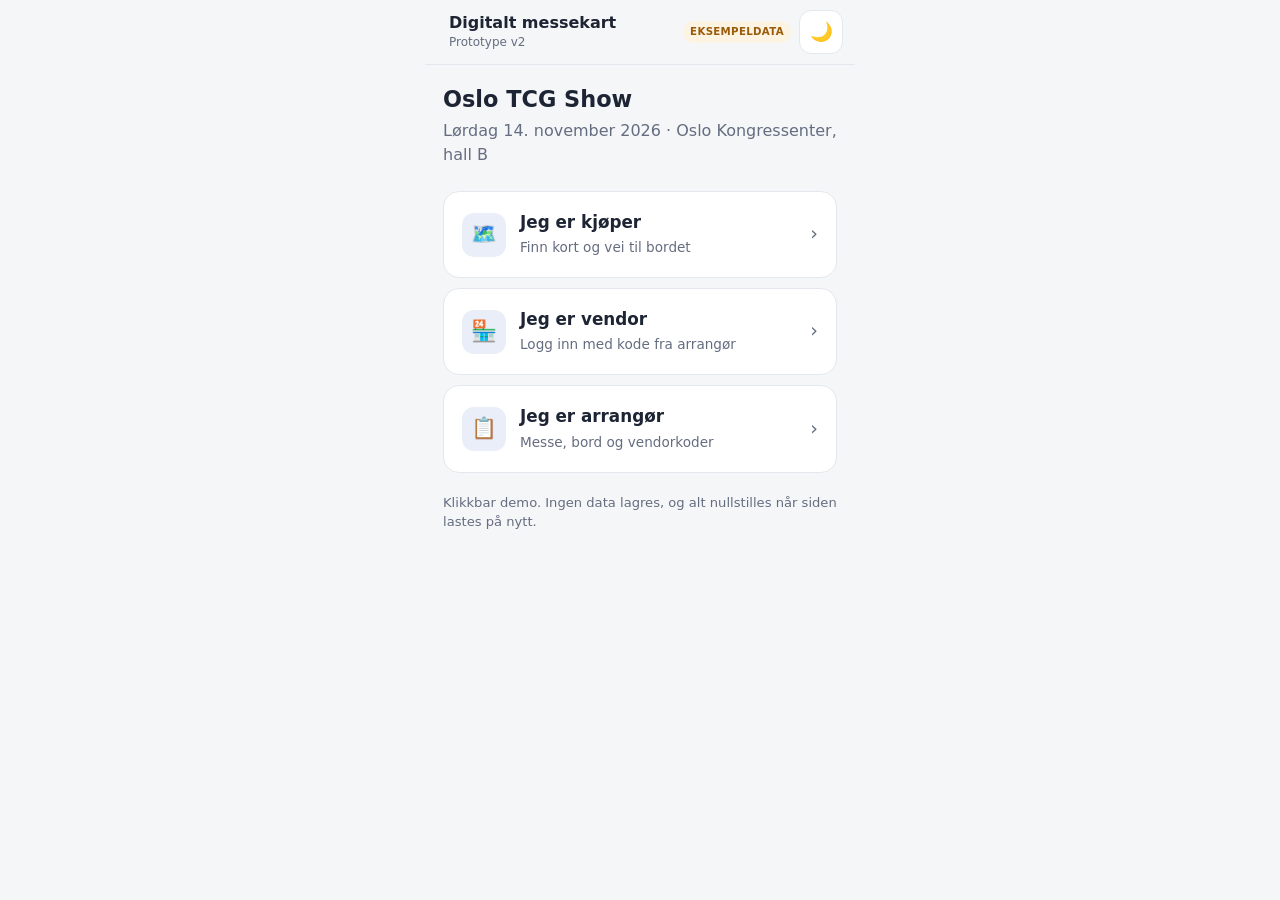
<file: v2.html>
<!DOCTYPE html>
<html lang="nb">
<head>
<meta charset="UTF-8">
<meta name="viewport" content="width=device-width, initial-scale=1, viewport-fit=cover">
<meta name="color-scheme" content="light dark">
<title>Digitalt messekart – Oslo TCG Show (demo v2)</title>
<script>
  // Tema settes før rendering for å unngå blink
  (function () {
    var saved = null;
    try { saved = localStorage.getItem('messekart-theme'); } catch (e) {}
    var dark = saved ? saved === 'dark' : window.matchMedia('(prefers-color-scheme: dark)').matches;
    document.documentElement.setAttribute('data-theme', dark ? 'dark' : 'light');
  })();
</script>
<style>
  :root {
    --bg: #f5f6f8; --surface: #ffffff; --ink: #1d2433; --muted: #646d80; --line: #e4e7ed;
    --accent: #34508f; --accent-ink: #ffffff; --accent-soft: #e9eef8;
    --ok: #1f7a4d; --ok-soft: #e5f4ec; --warn: #9a5b0b; --warn-soft: #fdf3e2;
    --danger: #b3261e; --danger-soft: #fbeceb; --info: #34508f; --info-soft: #e9eef8;
    --neutral-soft: #eef0f3;
    /* kart */
    --m-floor: #fbfbfd; --m-wall: #2b3350; --m-block: #eef0f6; --m-block-label: #34508f;
    --m-t-fill: #ffffff; --m-t-stroke: #b6bdcf; --m-t-text: #5b6378;
    --m-v-fill: #cbd8f3; --m-v-stroke: #34508f; --m-v-text: #17244d;
    --m-hl-fill: #f5b301; --m-hl-stroke: #8a5a00; --m-hl-text: #1d2433;
    --m-zone: #2b3350; --m-zone-text: #ffffff; --m-door: #1f7a4d;
    --m-route: #e0521f; --m-you: #1d2433; --m-you-ring: #ffffff; --m-qr: #6b3fa0;
    --m-halo: #ffffff;
    --radius: 16px; --touch: 48px;
    --font: system-ui, -apple-system, "Segoe UI", Roboto, "Helvetica Neue", Arial, sans-serif;
  }
  [data-theme="dark"] {
    --bg: #11141b; --surface: #1a1e28; --ink: #e8eaf0; --muted: #9ba3b5; --line: #2b313f;
    --accent: #8fb0ff; --accent-ink: #0f1422; --accent-soft: #232c44;
    --ok: #6fd3a0; --ok-soft: #173327; --warn: #f3c071; --warn-soft: #3a2c14;
    --danger: #ff9b92; --danger-soft: #3b1d1b; --info: #a9c1ff; --info-soft: #232c44;
    --neutral-soft: #242936;
    --m-floor: #171b24; --m-wall: #aeb6cc; --m-block: #232938; --m-block-label: #aebfff;
    --m-t-fill: #262c3b; --m-t-stroke: #4d5670; --m-t-text: #b3bbcd;
    --m-v-fill: #3a5bb0; --m-v-stroke: #a9c1ff; --m-v-text: #ffffff;
    --m-hl-fill: #ffc53d; --m-hl-stroke: #fff0c2; --m-hl-text: #1a1a1a;
    --m-zone: #3b4770; --m-zone-text: #ffffff; --m-door: #6fd3a0;
    --m-route: #ff7a45; --m-you: #ffffff; --m-you-ring: #11141b; --m-qr: #c9a7ff;
    --m-halo: #171b24;
  }

  * { box-sizing: border-box; margin: 0; padding: 0; }
  body { font-family: var(--font); background: var(--bg); color: var(--ink); line-height: 1.5; -webkit-tap-highlight-color: transparent; }
  .phone { max-width: 430px; min-height: 100dvh; margin: 0 auto; background: var(--bg); position: relative; }

  .screen { display: none; min-height: 100dvh; flex-direction: column; }
  .screen.active { display: flex; }

  .topbar { position: sticky; top: 0; z-index: 20; display: flex; align-items: center; gap: 8px;
    padding: 10px 12px; background: var(--bg); border-bottom: 1px solid var(--line); min-height: 60px; }
  .topbar .t { flex: 1; min-width: 0; }
  .topbar .t b { display: block; font-size: 1rem; line-height: 1.2; white-space: nowrap; overflow: hidden; text-overflow: ellipsis; }
  .topbar .t small { display: block; font-size: .75rem; color: var(--muted); white-space: nowrap; overflow: hidden; text-overflow: ellipsis; }
  .icon-btn { width: 44px; height: 44px; flex-shrink: 0; border: 1px solid var(--line); background: var(--surface);
    color: var(--ink); border-radius: 12px; font-size: 1.15rem; cursor: pointer; display: inline-flex; align-items: center; justify-content: center; }
  .icon-btn:active { background: var(--accent-soft); }
  .demo-badge { font-size: .64rem; font-weight: 700; letter-spacing: .03em; text-transform: uppercase;
    color: var(--warn); background: var(--warn-soft); padding: 3px 7px; border-radius: 999px; white-space: nowrap; }

  main { flex: 1; padding: 20px 18px 32px; }
  h2 { font-size: 1.4rem; line-height: 1.25; margin-bottom: 6px; }
  .lead { color: var(--muted); margin-bottom: 24px; }
  .muted { color: var(--muted); }
  .small { font-size: .82rem; }
  .gap-s > * + * { margin-top: 10px; }
  .mt { margin-top: 20px; } .mt-s { margin-top: 10px; }

  .panel { background: var(--surface); border: 1px solid var(--line); border-radius: var(--radius); padding: 18px; }
  .btn { display: flex; align-items: center; justify-content: center; gap: 8px; width: 100%; min-height: 52px;
    padding: 12px 18px; border-radius: 14px; border: 1px solid transparent; font: inherit; font-weight: 650; font-size: 1rem; cursor: pointer; }
  .btn:active { transform: scale(.985); }
  .btn-primary { background: var(--accent); color: var(--accent-ink); }
  .btn-secondary { background: var(--surface); color: var(--ink); border-color: var(--line); }
  .btn-text { background: none; color: var(--accent); min-height: 44px; font-weight: 600; }
  .btn-sm { width: auto; min-height: 40px; padding: 8px 14px; font-size: .88rem; border-radius: 11px; }

  .role { display: flex; align-items: center; gap: 14px; width: 100%; text-align: left; padding: 18px;
    background: var(--surface); border: 1px solid var(--line); border-radius: var(--radius); font: inherit; color: var(--ink); cursor: pointer; }
  .role:active { border-color: var(--accent); }
  .role .ic { width: 44px; height: 44px; border-radius: 12px; background: var(--accent-soft); display: flex; align-items: center; justify-content: center; font-size: 1.3rem; flex-shrink: 0; }
  .role b { display: block; font-size: 1.05rem; }
  .role span.d { font-size: .85rem; color: var(--muted); }
  .role .chev { margin-left: auto; color: var(--muted); font-size: 1.2rem; }

  label.f { display: block; margin-bottom: 16px; }
  label.f > span { display: block; font-size: .82rem; font-weight: 600; color: var(--muted); margin-bottom: 6px; }
  input, select { width: 100%; min-height: 50px; padding: 12px 14px; border: 1px solid var(--line); border-radius: 12px;
    background: var(--surface); color: var(--ink); font: inherit; font-size: 1rem; }
  input:focus, select:focus { outline: 2px solid var(--accent); outline-offset: 1px; }
  input.code { font-family: ui-monospace, SFMono-Regular, Menlo, monospace; letter-spacing: .08em; text-transform: uppercase; font-size: 1.1rem; }
  .err { display: none; margin-top: -6px; margin-bottom: 14px; padding: 10px 12px; border-radius: 10px; background: var(--danger-soft); color: var(--danger); font-size: .9rem; font-weight: 600; }
  .err.show { display: block; }

  .search { position: relative; }
  .search input { padding-left: 42px; }
  .search .si { position: absolute; left: 14px; top: 50%; transform: translateY(-50%); pointer-events: none; color: var(--muted); }
  .fake-search { display: flex; align-items: center; gap: 10px; width: 100%; min-height: 52px; padding: 0 16px; border-radius: 14px;
    border: 1px solid var(--line); background: var(--surface); color: var(--muted); font: inherit; font-size: 1rem; cursor: pointer; text-align: left; }

  .seg { display: flex; background: var(--neutral-soft); border-radius: 12px; padding: 4px; gap: 4px; margin: 14px 0 6px; }
  .seg button { flex: 1; min-height: 40px; border: none; border-radius: 9px; background: transparent; color: var(--muted); font: inherit; font-weight: 600; font-size: .88rem; cursor: pointer; }
  .seg button.on { background: var(--surface); color: var(--ink); box-shadow: 0 1px 2px rgba(0,0,0,.08); }

  .list { list-style: none; }
  .row { padding: 14px 0; border-bottom: 1px solid var(--line); }
  .row:last-child { border-bottom: none; }
  .row-top { display: flex; align-items: center; justify-content: space-between; gap: 10px; }
  .row-bot { display: flex; align-items: center; justify-content: space-between; gap: 10px; margin-top: 8px; }
  .row b { font-size: .98rem; }
  .mono { font-family: ui-monospace, SFMono-Regular, Menlo, monospace; font-size: .88rem; letter-spacing: .03em; }
  .status { font-size: .74rem; font-weight: 700; padding: 3px 9px; border-radius: 999px; white-space: nowrap; }
  .st-none { background: var(--neutral-soft); color: var(--muted); }
  .st-sent { background: var(--info-soft); color: var(--info); }
  .st-in { background: var(--warn-soft); color: var(--warn); }
  .st-items { background: var(--ok-soft); color: var(--ok); }

  .item { display: flex; justify-content: space-between; gap: 12px; padding: 14px 0; border-bottom: 1px solid var(--line); }
  .item:last-child { border-bottom: none; }
  .item .nm { font-weight: 650; }
  .item .cd { font-size: .84rem; color: var(--muted); }
  .item .pr { font-weight: 700; white-space: nowrap; text-align: right; }
  .item .acts { display: flex; gap: 14px; margin-top: 6px; }
  .link-btn { background: none; border: none; color: var(--accent); font: inherit; font-size: .86rem; font-weight: 600; cursor: pointer; padding: 4px 0; min-height: 32px; }
  .link-btn.danger { color: var(--danger); }
  a.ext { color: var(--accent); font-size: .86rem; font-weight: 600; text-decoration: none; display: inline-block; padding: 4px 0; min-height: 32px; }

  .result { display: flex; align-items: center; gap: 12px; width: 100%; text-align: left; padding: 14px 0; background: none; border: none;
    border-bottom: 1px solid var(--line); font: inherit; color: var(--ink); cursor: pointer; }
  .result .grow { flex: 1; min-width: 0; }
  .result .tb { font-weight: 800; font-size: .86rem; color: var(--accent); background: var(--accent-soft); padding: 7px 10px; border-radius: 10px; white-space: nowrap; }

  .hero-store { text-align: center; padding: 8px 0 22px; }
  .hero-store .num { display: inline-block; font-size: .85rem; font-weight: 700; color: var(--accent); background: var(--accent-soft); padding: 4px 12px; border-radius: 999px; margin-top: 8px; }

  /* Kart */
  .map-card { background: var(--surface); border: 1px solid var(--line); border-radius: var(--radius); overflow: hidden; position: relative; }
  .map-scroll { overflow: auto; max-height: 58dvh; -webkit-overflow-scrolling: touch; touch-action: pan-x pan-y; }
  .map-scroll svg { display: block; }
  .zoom { position: absolute; right: 10px; bottom: 10px; display: flex; flex-direction: column; gap: 6px; }
  .zoom button { width: 40px; height: 40px; border-radius: 10px; border: 1px solid var(--line); background: var(--surface); color: var(--ink); font-size: 1.2rem; font-weight: 700; cursor: pointer; box-shadow: 0 2px 6px rgba(0,0,0,.12); }
  .legend { display: flex; gap: 14px; flex-wrap: wrap; padding: 10px 14px; border-top: 1px solid var(--line); font-size: .76rem; color: var(--muted); }
  .legend i { display: inline-block; width: 12px; height: 9px; border-radius: 2px; margin-right: 5px; vertical-align: middle; border: 1px solid; }

  .svg-map .floor { fill: var(--m-floor); }
  .svg-map .wall { fill: none; stroke: var(--m-wall); stroke-width: 3; }
  .svg-map .doorgap { stroke: var(--m-floor); stroke-width: 5; }
  .svg-map .door { fill: none; stroke: var(--m-door); stroke-width: 1.6; }
  .svg-map .door-l { fill: var(--m-door); font-size: 9px; font-weight: 800; letter-spacing: .04em; }
  .svg-map .block { fill: var(--m-block); }
  .svg-map .block-l { fill: var(--m-block-label); font-size: 13px; font-weight: 800; }
  .svg-map .tb rect { fill: var(--m-t-fill); stroke: var(--m-t-stroke); stroke-width: 1; }
  .svg-map .tb text { fill: var(--m-t-text); font-size: 7px; font-weight: 700; }
  .svg-map .tb.v rect { fill: var(--m-v-fill); stroke: var(--m-v-stroke); stroke-width: 1.4; }
  .svg-map .tb.v text { fill: var(--m-v-text); }
  .svg-map .tb.hl rect { fill: var(--m-hl-fill); stroke: var(--m-hl-stroke); stroke-width: 2; }
  .svg-map .tb.hl text { fill: var(--m-hl-text); font-weight: 800; }
  .svg-map .tb.click { cursor: pointer; }
  .svg-map .zone { fill: var(--m-zone); }
  .svg-map .zone-l { fill: var(--m-zone-text); font-size: 10px; font-weight: 800; letter-spacing: .03em; }
  .svg-map .pulse { fill: none; stroke: var(--m-hl-fill); stroke-width: 3; }
  .svg-map .route-bg { fill: none; stroke: var(--m-halo); stroke-width: 8; stroke-linecap: round; stroke-linejoin: round; opacity: .85; }
  .svg-map .route { fill: none; stroke: var(--m-route); stroke-width: 4; stroke-linecap: round; stroke-linejoin: round; stroke-dasharray: 9 7; animation: dash 1s linear infinite; }
  @keyframes dash { to { stroke-dashoffset: -16; } }
  .svg-map .you { fill: var(--m-you); stroke: var(--m-you-ring); stroke-width: 3; }
  .svg-map .you-l { fill: var(--m-you); font-size: 10px; font-weight: 800; paint-order: stroke; stroke: var(--m-halo); stroke-width: 3.5px; }
  .svg-map .qr rect { fill: var(--m-qr); }
  .svg-map .qr text { fill: #fff; font-size: 7px; font-weight: 800; }
  [data-theme="dark"] .svg-map .qr text { fill: #1a1030; }

  .pos { display: flex; align-items: flex-start; gap: 12px; margin-top: 14px; }
  .pos .grow { flex: 1; }
  .target { margin-top: 14px; padding: 16px; border-radius: var(--radius); background: var(--surface); border: 2px solid var(--m-hl-fill); }
  .target .row-top b { font-size: 1.05rem; }

  .sheet-bg { display: none; position: fixed; inset: 0; background: rgba(10,12,18,.5); z-index: 50; align-items: flex-end; justify-content: center; }
  .sheet-bg.open { display: flex; }
  .sheet { width: 100%; max-width: 430px; background: var(--surface); border-radius: 20px 20px 0 0; padding: 22px 18px calc(22px + env(safe-area-inset-bottom, 0px)); max-height: 88dvh; overflow-y: auto; }
  .sheet h3 { font-size: 1.15rem; margin-bottom: 6px; }
  .sheet .lead { margin-bottom: 18px; }
  .qr-opt { display: flex; align-items: center; gap: 12px; width: 100%; text-align: left; padding: 14px; margin-bottom: 8px; border: 1px solid var(--line); border-radius: 14px; background: var(--surface); color: var(--ink); font: inherit; cursor: pointer; }
  .qr-opt.on { border-color: var(--accent); background: var(--accent-soft); }
  .qr-opt .qi { width: 36px; height: 36px; border-radius: 8px; background: var(--m-qr); color: #fff; font-weight: 800; font-size: .8rem; display: flex; align-items: center; justify-content: center; flex-shrink: 0; }
  [data-theme="dark"] .qr-opt .qi { color: #1a1030; }

  .toast { position: fixed; left: 50%; bottom: 26px; transform: translate(-50%, 140%); max-width: min(380px, calc(100% - 32px));
    background: var(--ink); color: var(--bg); padding: 12px 18px; border-radius: 12px; font-weight: 600; font-size: .92rem; z-index: 100; opacity: 0; transition: .25s; pointer-events: none; }
  .toast.show { transform: translate(-50%, 0); opacity: 1; }
  .empty { text-align: center; padding: 28px 10px; color: var(--muted); }
</style>
</head>
<body>
<div class="phone">

  <!-- START -->
  <section class="screen" id="s-start" data-title="Digitalt messekart" data-sub="Prototype v2">
    <main>
      <h2>Oslo TCG Show</h2>
      <p class="lead" data-event-line></p>
      <div class="gap-s">
        <button class="role" data-go="kart"><span class="ic">🗺️</span><span><b>Jeg er kjøper</b><span class="d">Finn kort og vei til bordet</span></span><span class="chev">›</span></button>
        <button class="role" data-go="vendor-login"><span class="ic">🏪</span><span><b>Jeg er vendor</b><span class="d">Logg inn med kode fra arrangør</span></span><span class="chev">›</span></button>
        <button class="role" data-go="arr-messe"><span class="ic">📋</span><span><b>Jeg er arrangør</b><span class="d">Messe, bord og vendorkoder</span></span><span class="chev">›</span></button>
      </div>
      <p class="muted small mt">Klikkbar demo. Ingen data lagres, og alt nullstilles når siden lastes på nytt.</p>
    </main>
  </section>

  <!-- ARRANGØR: MESSE -->
  <section class="screen" id="s-arr-messe" data-title="Messe" data-sub="Arrangør · steg 1 av 2" data-back="start">
    <main>
      <h2>Messeinfo</h2>
      <p class="lead">Forhåndsutfylt for demo.</p>
      <label class="f"><span>Navn</span><input id="ev-name"></label>
      <label class="f"><span>Dato</span><input id="ev-date" type="date"></label>
      <label class="f"><span>Sted</span><input id="ev-place"></label>
      <div class="panel" style="display:flex;align-items:center;gap:12px">
        <span style="font-size:1.4rem">🗺️</span>
        <div style="flex:1"><b>Hallkart lastet opp</b><div class="muted small">hall-b-plan.svg · 58 bord</div></div>
        <span class="status st-items">OK</span>
      </div>
      <button class="btn btn-primary mt" id="btn-ev-save">Fortsett til bord og vendors</button>
    </main>
  </section>

  <!-- ARRANGØR: BORD OG VENDORS -->
  <section class="screen" id="s-arr-bord" data-title="Bord og vendors" data-sub="Arrangør · steg 2 av 2" data-back="arr-messe">
    <main>
      <div class="search"><span class="si">🔍</span><input type="search" id="arr-q" placeholder="Søk på bordnr eller navn" autocomplete="off"></div>
      <div class="seg" id="arr-seg">
        <button data-f="vendor" class="on">Med vendor</button>
        <button data-f="all">Alle bord</button>
      </div>
      <p class="muted small" id="arr-summary"></p>
      <ul class="list" id="arr-list"></ul>
    </main>
  </section>

  <!-- VENDOR: LOGIN -->
  <section class="screen" id="s-vendor-login" data-title="Vendor-innlogging" data-sub="Oslo TCG Show" data-back="start">
    <main>
      <h2>Logg inn med kode</h2>
      <p class="lead">Du får en personlig kode fra arrangøren for ditt bord. Det finnes ingen åpen registrering.</p>
      <label class="f"><span>Vendor-kode</span><input id="v-code" class="code" placeholder="OTS-12-K7Q4" autocomplete="off" autocapitalize="characters" spellcheck="false"></label>
      <div class="err" id="v-err" role="alert"></div>
      <button class="btn btn-primary" id="btn-v-login">Logg inn</button>
      <button class="btn btn-text mt-s" id="btn-v-demo">Demo: fyll inn gyldig kode</button>
    </main>
  </section>

  <!-- VENDOR: HJEM -->
  <section class="screen" id="s-vendor-home" data-title="Mitt bord" data-sub="Vendor" data-back="vendor-login">
    <main>
      <div class="hero-store"><h2 id="vh-name"></h2><span class="num" id="vh-booth"></span></div>
      <button class="btn btn-primary" id="btn-add">+ Legg til vare</button>
      <div class="panel mt" style="padding-top:4px;padding-bottom:4px"><div id="vh-items"></div></div>
      <button class="btn btn-secondary mt" data-go="vendor-kart">Se kartet</button>
      <button class="btn btn-text mt-s" id="btn-logout">Logg ut</button>
    </main>
  </section>

  <!-- VENDOR: KART (read-only) -->
  <section class="screen" id="s-vendor-kart" data-title="Kart" data-sub="Ditt bord er uthevet" data-back="vendor-home">
    <main>
      <div class="map-card"><div class="map-scroll" id="vk-scroll"></div>
        <div class="zoom"><button data-zoom="1" aria-label="Zoom inn">+</button><button data-zoom="-1" aria-label="Zoom ut">−</button></div></div>
      <p class="muted small mt-s" id="vk-caption"></p>
    </main>
  </section>

  <!-- KJØPER: KART -->
  <section class="screen" id="s-kart" data-title="Oslo TCG Show" data-sub="Hallkart · hall B" data-back="start">
    <main style="padding-top:14px">
      <button class="fake-search" data-go="sok">🔍 <span>Søk etter kort …</span></button>
      <div class="map-card mt-s">
        <div class="map-scroll" id="k-scroll"></div>
        <div class="zoom"><button data-zoom="1" aria-label="Zoom inn">+</button><button data-zoom="-1" aria-label="Zoom ut">−</button></div>
        <div class="legend"><span><i style="background:var(--m-v-fill);border-color:var(--m-v-stroke)"></i>Vendor</span><span><i style="background:var(--m-t-fill);border-color:var(--m-t-stroke)"></i>Ledig</span><span><i style="background:var(--m-qr);border-color:var(--m-qr)"></i>QR-plakat</span></div>
      </div>
      <div id="k-target"></div>
      <div class="pos">
        <div class="grow"><b id="k-you">📍 Du er her: Hovedinngang</b>
          <div class="muted small">Posisjonen kommer fra inngangen eller en QR-plakat du skanner, ikke GPS.</div></div>
        <button class="btn btn-secondary btn-sm" id="btn-qr">Skann QR<br>ved plakat</button>
      </div>
    </main>
  </section>

  <!-- KJØPER: SØK -->
  <section class="screen" id="s-sok" data-title="Søk" data-sub="Finn kort på messen" data-back="kart">
    <main style="padding-top:14px">
      <div class="search"><span class="si">🔍</span><input type="search" id="q" placeholder="Kortnavn, f.eks. Sol Ring" autocomplete="off" enterkeyhint="search"></div>
      <p class="muted small mt-s" id="q-hint">Trykk på et treff for å se veien til bordet.</p>
      <div id="q-res" class="mt-s"></div>
    </main>
  </section>

  <!-- KJØPER: BORD -->
  <section class="screen" id="s-bord" data-title="Bord" data-sub="" data-back="kart">
    <main>
      <div class="hero-store"><h2 id="b-name"></h2><span class="num" id="b-booth"></span></div>
      <button class="btn btn-primary" id="btn-route">Vis vei til bordet</button>
      <div class="panel mt" style="padding-top:4px;padding-bottom:4px"><div id="b-items"></div></div>
    </main>
  </section>
</div>

<!-- Ark: generer kode -->
<div class="sheet-bg" id="sh-gen"><div class="sheet">
  <h3 id="gen-title">Generer kode</h3>
  <p class="lead">Koden gir tilgang til bare dette bordet.</p>
  <label class="f"><span>Vendornavn</span><input id="gen-name" placeholder="F.eks. Kortkjelleren"></label>
  <button class="btn btn-primary" id="btn-gen-ok">Generer kode</button>
  <button class="btn btn-text mt-s" data-close>Avbryt</button>
</div></div>

<!-- Ark: vare -->
<div class="sheet-bg" id="sh-item"><div class="sheet">
  <h3 id="it-title">Legg til vare</h3>
  <input type="hidden" id="it-id">
  <label class="f" style="margin-top:14px"><span>Navn</span><input id="it-name" placeholder="Kort- eller produktnavn"></label>
  <label class="f"><span>Tilstand</span><select id="it-cond"><option>Near Mint</option><option>NM</option><option>Lightly Played</option><option>LP</option><option>Moderately Played</option><option>Sealed</option></select></label>
  <label class="f"><span>Pris i kr (tom = «se pris på Cardmarket»)</span><input id="it-price" inputmode="numeric"></label>
  <label class="f"><span>Ekstern lenke</span><select id="it-link"><option value="">Ingen</option><option value="cardmarket">Cardmarket</option><option value="collectr">Collectr</option></select></label>
  <button class="btn btn-primary" id="btn-it-save">Lagre</button>
  <button class="btn btn-text mt-s" data-close>Avbryt</button>
</div></div>

<!-- Ark: QR -->
<div class="sheet-bg" id="sh-qr"><div class="sheet">
  <h3>Skann QR ved plakat</h3>
  <p class="lead">Demo: velg plakaten du står ved. Posisjonen settes til plakaten (ikke GPS).</p>
  <div id="qr-opts"></div>
  <button class="btn btn-text mt-s" data-close>Avbryt</button>
</div></div>

<div class="toast" id="toast" role="status" aria-live="polite"></div>

<script>
(function () {
  'use strict';
  var $ = function (s, r) { return (r || document).querySelector(s); };
  var $$ = function (s, r) { return Array.prototype.slice.call((r || document).querySelectorAll(s)); };
  function esc(s) { return String(s == null ? '' : s).replace(/[&<>"']/g, function (c) { return { '&': '&amp;', '<': '&lt;', '>': '&gt;', '"': '&quot;', "'": '&#39;' }[c]; }); }

  /* ================= GEOMETRI (fiktiv hall B) ================= */
  var TL = 20, TS = 12, P = 22, BS = 66;                 // bordlengde, bordbredde, pitch, blokkside
  var AX = [120, 273, 430], AY = [80, 228, 380];          // ganger (vertikale x, horisontale y)
  var BLOCKS = [
    { start: 1,  bx: 160, by: 120, c: 0, r: 0 },
    { start: 13, bx: 320, by: 120, c: 1, r: 0 },
    { start: 25, bx: 160, by: 270, c: 0, r: 1 },
    { start: 37, bx: 320, by: 270, c: 1, r: 1 }
  ];
  var TABLES = {};
  BLOCKS.forEach(function (b) {
    var L = AX[b.c], R = AX[b.c + 1], T = AY[b.r], B = AY[b.r + 1], i, n, x, y;
    for (i = 0; i < 3; i++) { // venstre side, nedenfra og opp
      n = b.start + i; x = b.bx - TS; y = b.by + BS - P * (i + 1) + 1;
      TABLES[n] = { n: n, x: x, y: y, w: TS, h: TL, acc: [L, y + TL / 2], edge: [x, y + TL / 2], seg: 'v' };
    }
    for (i = 0; i < 3; i++) { // topp, venstre mot høyre
      n = b.start + 3 + i; x = b.bx + P * i + 1; y = b.by - TS;
      TABLES[n] = { n: n, x: x, y: y, w: TL, h: TS, acc: [x + TL / 2, T], edge: [x + TL / 2, y], seg: 'h' };
    }
    for (i = 0; i < 3; i++) { // høyre side, ovenfra og ned
      n = b.start + 6 + i; x = b.bx + BS; y = b.by + P * i + 1;
      TABLES[n] = { n: n, x: x, y: y, w: TS, h: TL, acc: [R, y + TL / 2], edge: [x + TS, y + TL / 2], seg: 'v' };
    }
    for (i = 0; i < 3; i++) { // bunn, høyre mot venstre
      n = b.start + 9 + i; x = b.bx + BS - P * (i + 1) + 1; y = b.by + BS;
      TABLES[n] = { n: n, x: x, y: y, w: TL, h: TS, acc: [x + TL / 2, B], edge: [x + TL / 2, y + TS], seg: 'h' };
    }
  });
  for (var wi = 0; wi < 10; wi++) { // veggbord 49–58 langs nordveggen
    var wn = 49 + wi, wx = 146 + wi * 24, wy = 26;
    TABLES[wn] = { n: wn, x: wx, y: wy, w: TL, h: TS, acc: [wx + TL / 2, AY[0]], edge: [wx + TL / 2, wy + TS], seg: 'h', wall: true };
  }
  var ALL_TABLES = Object.keys(TABLES).map(Number).sort(function (a, b) { return a - b; });

  // Gangnett: 3x3 kryss + hovedinngang
  var NODES = {};
  AX.forEach(function (x) { AY.forEach(function (y) { NODES[x + ',' + y] = [x, y]; }); });
  NODES.E = [273, 468];
  var EDGES = {};
  function link(a, b) { var d = dist(NODES[a], NODES[b]); (EDGES[a] = EDGES[a] || []).push([b, d]); (EDGES[b] = EDGES[b] || []).push([a, d]); }
  function dist(p, q) { return Math.abs(p[0] - q[0]) + Math.abs(p[1] - q[1]); }
  AY.forEach(function (y) { for (var i = 0; i < 2; i++) link(AX[i] + ',' + y, AX[i + 1] + ',' + y); });
  AX.forEach(function (x) { for (var i = 0; i < 2; i++) link(x + ',' + AY[i], x + ',' + AY[i + 1]); });
  link('E', '273,' + AY[2]);

  var POSITIONS = [
    { id: 'E', label: 'Hovedinngang', node: 'E', desc: 'Standard når du kommer inn' },
    { id: 'A', label: 'QR-plakat A ved Scene', node: AX[2] + ',' + AY[0], desc: 'Nordøst i hallen' },
    { id: 'B', label: 'QR-plakat B ved Utgang', node: AX[0] + ',' + AY[1], desc: 'Vestveggen' },
    { id: 'C', label: 'QR-plakat C ved Mat/kafé', node: AX[2] + ',' + AY[2], desc: 'Sørøst i hallen' }
  ];

  function dijkstra(src) {
    var d = {}, prev = {}, left = Object.keys(NODES);
    left.forEach(function (k) { d[k] = Infinity; }); d[src] = 0;
    while (left.length) {
      left.sort(function (a, b) { return d[a] - d[b]; });
      var u = left.shift();
      (EDGES[u] || []).forEach(function (e) { if (d[u] + e[1] < d[e[0]]) { d[e[0]] = d[u] + e[1]; prev[e[0]] = u; } });
    }
    return { d: d, prev: prev };
  }
  function segEnds(t) {
    var a = t.acc, list, i;
    if (t.seg === 'h') { list = AX; for (i = 0; i < 2; i++) if (a[0] >= list[i] && a[0] <= list[i + 1]) return [list[i] + ',' + a[1], list[i + 1] + ',' + a[1]]; }
    else { list = AY; for (i = 0; i < 2; i++) if (a[1] >= list[i] && a[1] <= list[i + 1]) return [a[0] + ',' + list[i], a[0] + ',' + list[i + 1]]; }
    return null;
  }
  function route(startNode, n) {
    var t = TABLES[n], ends = segEnds(t), g = dijkstra(startNode), best = null;
    ends.forEach(function (k) { var c = g.d[k] + dist(NODES[k], t.acc); if (!best || c < best.c) best = { k: k, c: c }; });
    var path = [], k = best.k;
    while (k) { path.unshift(NODES[k]); k = g.prev[k]; }
    path.push(t.acc, t.edge);
    return { pts: path, len: best.c + dist(t.acc, t.edge) };
  }

  /* ================= EKSEMPELDATA ================= */
  var CM = 'https://www.cardmarket.com/en/Pokemon', CL = 'https://collectr.com/';
  var S = {
    ev: { name: 'Oslo TCG Show', date: '2026-11-14', place: 'Oslo Kongressenter, hall B' },
    vendors: [
      { id: 'v1', name: 'Nordic Cards', booth: 5, code: 'OTS-05-K7Q4', loggedIn: true },
      { id: 'v2', name: 'Binder Bros', booth: 8, code: 'OTS-08-M2XR', loggedIn: true },
      { id: 'v3', name: 'Pixel Packs', booth: 16, code: 'OTS-16-P9DW', loggedIn: true },
      { id: 'v4', name: 'Legend Vault', booth: 21, code: 'OTS-21-L4VT', loggedIn: true },
      { id: 'v5', name: 'Draugen Spillsenter', booth: 29, code: 'OTS-29-D8GN', loggedIn: true },
      { id: 'v6', name: 'Cardhaven', booth: 33, code: 'OTS-33-C3HV', loggedIn: true },
      { id: 'v7', name: 'Mega Mox', booth: 40, code: 'OTS-40-X5MB', loggedIn: true },
      { id: 'v8', name: 'Sealed Only', booth: 52, code: 'OTS-52-S6QZ', loggedIn: true },
      { id: 'v9', name: 'Kortkjelleren', booth: 18, code: 'OTS-18-R7KJ', loggedIn: false },
      { id: 'v10', name: 'Troll TCG', booth: 44, code: 'OTS-44-T2FN', loggedIn: true }
    ],
    items: [
      { id: 'i1', v: 'v1', name: 'Charizard ex (151)', cond: 'Near Mint', price: 890, link: 'cardmarket' },
      { id: 'i2', v: 'v1', name: 'Pikachu Illustrator (proxy/demo)', cond: 'NM', price: 1200, link: 'collectr' },
      { id: 'i3', v: 'v2', name: 'Umbreon VMAX (Evolving Skies)', cond: 'Lightly Played', price: 450 },
      { id: 'i4', v: 'v4', name: 'Black Lotus (Alpha, demo)', cond: 'NM', price: null, link: 'cardmarket' },
      { id: 'i5', v: 'v8', name: 'One Piece OP-05 booster box', cond: 'Sealed', price: 1450 },
      { id: 'i6', v: 'v6', name: 'Lorcana Elsa (promo)', cond: 'NM', price: 320 },
      { id: 'i7', v: 'v3', name: 'Yu-Gi-Oh Blue-Eyes White Dragon (LOB)', cond: 'LP', price: 180 },
      { id: 'i8', v: 'v7', name: 'MTG Sol Ring (Commander Masters)', cond: 'NM', price: 25 },
      { id: 'i9', v: 'v8', name: 'Pokémon ETB Ascended Heroes', cond: 'Sealed', price: 799 },
      { id: 'i10', v: 'v5', name: 'Digimon BT-14 case', cond: 'Sealed', price: 2100 }
    ],
    session: null, pos: 'E', target: null, zoom: 1.2, arrFilter: 'vendor', uid: 100
  };
  var LINKS = { cardmarket: ['Cardmarket', CM], collectr: ['Collectr', CL] };

  function vByBooth(n) { return S.vendors.filter(function (v) { return v.booth === n; })[0]; }
  function vById(id) { return S.vendors.filter(function (v) { return v.id === id; })[0]; }
  function itemsOf(id) { return S.items.filter(function (i) { return i.v === id; }); }
  function isActive(v) { return v && v.loggedIn; }
  function statusOf(n) {
    var v = vByBooth(n);
    if (!v || !v.code) return ['none', 'Ingen kode'];
    if (!v.loggedIn) return ['sent', 'Kode sendt'];
    if (itemsOf(v.id).length) return ['items', 'Varer lagt inn'];
    return ['in', 'Innlogget'];
  }
  function price(it) { return it.price == null ? 'Se pris på Cardmarket' : it.price.toLocaleString('nb-NO') + ' kr'; }
  function dateLine() {
    var d = new Date(S.ev.date + 'T12:00:00');
    var s = d.toLocaleDateString('nb-NO', { weekday: 'long', day: 'numeric', month: 'long', year: 'numeric' });
    return s.charAt(0).toUpperCase() + s.slice(1);
  }
  function toast(m) { var t = $('#toast'); t.textContent = m; t.classList.add('show'); clearTimeout(toast.t); toast.t = setTimeout(function () { t.classList.remove('show'); }, 2300); }
  function copy(text) {
    var done = function () { toast('Kode kopiert: ' + text); };
    if (navigator.clipboard && window.isSecureContext) navigator.clipboard.writeText(text).then(done, done);
    else { var ta = document.createElement('textarea'); ta.value = text; document.body.appendChild(ta); ta.select(); try { document.execCommand('copy'); } catch (e) {} ta.remove(); done(); }
  }
  var CH = 'ABCDEFGHJKMNPQRSTUVWXYZ23456789';
  function newCode(n) { var s = ''; for (var i = 0; i < 4; i++) s += CH[Math.floor(Math.random() * CH.length)]; return 'OTS-' + (n < 10 ? '0' : '') + n + '-' + s; }

  /* ================= TEMA ================= */
  function applyTheme(t) { document.documentElement.setAttribute('data-theme', t); $$('[data-theme-btn]').forEach(function (b) { b.textContent = t === 'dark' ? '☀️' : '🌙'; b.setAttribute('aria-label', t === 'dark' ? 'Bytt til lys modus' : 'Bytt til mørk modus'); }); }
  function toggleTheme() { var t = document.documentElement.getAttribute('data-theme') === 'dark' ? 'light' : 'dark'; try { localStorage.setItem('messekart-theme', t); } catch (e) {} applyTheme(t); }
  window.matchMedia('(prefers-color-scheme: dark)').addEventListener('change', function (e) {
    var saved = null; try { saved = localStorage.getItem('messekart-theme'); } catch (x) {}
    if (!saved) applyTheme(e.matches ? 'dark' : 'light');
  });

  /* ================= TOPPFELT ================= */
  $$('.screen').forEach(function (sc) {
    var bar = document.createElement('header'); bar.className = 'topbar';
    var back = sc.getAttribute('data-back');
    bar.innerHTML = (back ? '<button class="icon-btn" data-back aria-label="Tilbake">←</button>' : '<span style="width:4px"></span>') +
      '<div class="t"><b data-t>' + esc(sc.getAttribute('data-title')) + '</b><small data-sub>' + esc(sc.getAttribute('data-sub')) + '</small></div>' +
      '<span class="demo-badge">Eksempeldata</span>' +
      '<button class="icon-btn" data-theme-btn></button>';
    sc.insertBefore(bar, sc.firstChild);
  });
  applyTheme(document.documentElement.getAttribute('data-theme'));

  /* ================= KART (SVG) ================= */
  function door(x, y, orient, label, lx, ly) {
    // dobbeldør: to kvartsirkler over en åpning på 44px
    var s = '';
    if (orient === 'h') {
      s += '<line class="doorgap" x1="' + (x - 22) + '" y1="' + y + '" x2="' + (x + 22) + '" y2="' + y + '"/>';
      s += '<path class="door" d="M' + (x - 22) + ',' + y + ' a22,22 0 0,1 22,-22 M' + (x + 22) + ',' + y + ' a22,22 0 0,0 -22,-22"/>';
    } else {
      s += '<line class="doorgap" x1="' + x + '" y1="' + (y - 22) + '" x2="' + x + '" y2="' + (y + 22) + '"/>';
      s += '<path class="door" d="M' + x + ',' + (y - 22) + ' a22,22 0 0,1 22,22 M' + x + ',' + (y + 22) + ' a22,22 0 0,0 22,-22"/>';
    }
    s += '<text class="door-l" x="' + lx + '" y="' + ly + '" text-anchor="middle">' + label + '</text>';
    return s;
  }
  function zone(x, y, w, h, label) {
    var lines = label.split('|'), s = '<rect class="zone" x="' + x + '" y="' + y + '" width="' + w + '" height="' + h + '" rx="4"/>';
    lines.forEach(function (ln, i) { s += '<text class="zone-l" x="' + (x + w / 2) + '" y="' + (y + h / 2 + 4 + (i - (lines.length - 1) / 2) * 12) + '" text-anchor="middle">' + ln + '</text>'; });
    return s;
  }
  function mapSVG(o) {
    var W = 640, H = 500, z = S.zoom;
    var s = '<svg class="svg-map" viewBox="0 0 ' + W + ' ' + H + '" width="' + Math.round(W * z) + '" height="' + Math.round(H * z) + '" role="img" aria-label="Hallkart Oslo TCG Show">';
    s += '<rect class="floor" x="0" y="0" width="' + W + '" height="' + H + '"/>';
    s += '<rect class="wall" x="20" y="16" width="600" height="458" rx="2"/>';
    s += zone(470, 34, 136, 80, 'SCENE');
    s += zone(470, 132, 136, 46, 'INFO /|ARRANGØR');
    s += zone(546, 250, 60, 76, 'WC');
    s += zone(34, 404, 150, 56, 'TRADE|CORNER');
    s += zone(380, 404, 226, 56, 'MAT / KAFÉ');
    s += door(273, 474, 'h', 'HOVEDINNGANG', 273, 492);
    s += door(20, 228, 'v', 'UTGANG', 44, 262);
    s += '<line class="doorgap" x1="620" y1="368" x2="620" y2="412"/>';
    s += '<path class="door" d="M620,368 a22,22 0 0,0 -22,22 M620,412 a22,22 0 0,1 -22,-22"/>';
    s += '<text class="door-l" x="604" y="372" text-anchor="end">NØDUTGANG</text>';
    BLOCKS.forEach(function (b) {
      s += '<rect class="block" x="' + b.bx + '" y="' + b.by + '" width="' + BS + '" height="' + BS + '" rx="3"/>';
      s += '<text class="block-l" x="' + (b.bx + BS / 2) + '" y="' + (b.by + BS / 2 + 5) + '" text-anchor="middle">' + b.start + '–' + (b.start + 11) + '</text>';
    });
    s += '<text class="block-l" x="264" y="60" text-anchor="middle" style="font-size:9px">49–58 · VEGGBORD</text>';
    ALL_TABLES.forEach(function (n) {
      var t = TABLES[n], v = vByBooth(n), cls = 'tb';
      if (isActive(v)) cls += ' v';
      if (o.highlight === n) cls += ' hl';
      if (o.clickable && isActive(v)) cls += ' click';
      s += '<g class="' + cls + '" data-booth="' + n + '"><title>Bord ' + n + (isActive(v) ? ' – ' + esc(v.name) : ' – ledig') + '</title>' +
        '<rect x="' + t.x + '" y="' + t.y + '" width="' + t.w + '" height="' + t.h + '" rx="1.5"/>' +
        '<text x="' + (t.x + t.w / 2) + '" y="' + (t.y + t.h / 2 + 2.5) + '" text-anchor="middle">' + n + '</text></g>';
    });
    if (o.showQR) POSITIONS.slice(1).forEach(function (p) {
      var q = NODES[p.node];
      s += '<g class="qr"><rect x="' + (q[0] + 6) + '" y="' + (q[1] - 18) + '" width="13" height="13" rx="2"/><text x="' + (q[0] + 12.5) + '" y="' + (q[1] - 9) + '" text-anchor="middle">' + p.id + '</text></g>';
    });
    if (o.route) {
      var pts = o.route.pts.map(function (p) { return p[0] + ',' + p[1]; }).join(' ');
      s += '<polyline class="route-bg" points="' + pts + '"/><polyline class="route" id="route-line" points="' + pts + '"/>';
    }
    if (o.highlight) {
      var h = TABLES[o.highlight], cx = h.x + h.w / 2, cy = h.y + h.h / 2;
      s += '<circle class="pulse" cx="' + cx + '" cy="' + cy + '" r="14"><animate attributeName="r" values="12;24;12" dur="1.6s" repeatCount="indefinite"/><animate attributeName="opacity" values="1;0.15;1" dur="1.6s" repeatCount="indefinite"/></circle>';
    }
    if (o.you) {
      var y = NODES[o.you.node];
      s += '<circle class="you" id="you-dot" cx="' + y[0] + '" cy="' + y[1] + '" r="7"/>';
      var anchor = y[0] > 400 ? 'end' : 'start', lx = y[0] > 400 ? y[0] - 11 : y[0] + 11;
      s += '<text class="you-l" x="' + lx + '" y="' + (y[1] + 4) + '" text-anchor="' + anchor + '">Du er her</text>';
    }
    return s + '</svg>';
  }
  function centerOn(scroller, n) {
    var t = TABLES[n]; if (!t) return;
    scroller.scrollLeft = Math.max(0, (t.x + t.w / 2) * S.zoom - scroller.clientWidth / 2);
    scroller.scrollTop = Math.max(0, (t.y + t.h / 2) * S.zoom - scroller.clientHeight / 2);
  }

  /* ================= NAVIGASJON ================= */
  var current = 'start';
  function go(h) { if (location.hash === '#' + h) render(); else location.hash = h; }
  function render() {
    var h = (location.hash || '#start').slice(1).split('/'), name = h[0] || 'start', arg = h[1] ? Number(h[1]) : null;
    if (!document.getElementById('s-' + name)) name = 'start';
    if ((name === 'vendor-home' || name === 'vendor-kart') && !S.session) { go('vendor-login'); return; }
    current = name;
    $$('.screen').forEach(function (s) { s.classList.remove('active'); });
    $('#s-' + name).classList.add('active');
    var R = VIEWS[name]; if (R) R(arg);
    window.scrollTo(0, 0);
  }
  window.addEventListener('hashchange', render);
  document.addEventListener('click', function (e) {
    var g = e.target.closest('[data-go]'); if (g) { e.preventDefault(); go(g.getAttribute('data-go')); return; }
    if (e.target.closest('button[data-back]')) { var sc = e.target.closest('.screen'); go(sc.getAttribute('data-back-dyn') || sc.getAttribute('data-back')); return; }
    if (e.target.closest('[data-theme-btn]')) { toggleTheme(); return; }
    if (e.target.closest('[data-close]')) { e.target.closest('.sheet-bg').classList.remove('open'); return; }
    if (e.target.classList.contains('sheet-bg')) { e.target.classList.remove('open'); return; }
    var zb = e.target.closest('[data-zoom]');
    if (zb) { S.zoom = Math.min(2.4, Math.max(0.6, S.zoom + Number(zb.getAttribute('data-zoom')) * 0.3)); render(); }
  });

  var VIEWS = {
    start: function () { $('[data-event-line]').textContent = dateLine() + ' · ' + S.ev.place; },

    'arr-messe': function () { $('#ev-name').value = S.ev.name; $('#ev-date').value = S.ev.date; $('#ev-place').value = S.ev.place; },

    'arr-bord': function () { renderArrList(); },

    'vendor-login': function () { $('#v-err').classList.remove('show'); },

    'vendor-home': function () {
      var v = vById(S.session);
      $('#vh-name').textContent = v.name;
      $('#vh-booth').textContent = 'Bord ' + v.booth;
      var its = itemsOf(v.id);
      $('#vh-items').innerHTML = its.length ? its.map(function (it) {
        return '<div class="item" data-item="' + it.id + '"><div><div class="nm">' + esc(it.name) + '</div><div class="cd">' + esc(it.cond) + (it.link ? ' · ' + LINKS[it.link][0] : '') + '</div>' +
          '<div class="acts"><button class="link-btn" data-edit="' + it.id + '">Rediger</button><button class="link-btn danger" data-del="' + it.id + '">Slett</button></div></div>' +
          '<div class="pr">' + esc(price(it)) + '</div></div>';
      }).join('') : '<div class="empty">Ingen varer ennå.<br>Trykk «Legg til vare».</div>';
    },

    'vendor-kart': function () {
      var v = vById(S.session), sc = $('#vk-scroll');
      sc.innerHTML = mapSVG({ highlight: v.booth });
      $('#vk-caption').textContent = 'Bord ' + v.booth + ' – ' + v.name + '. Kartet er skrivebeskyttet.';
      requestAnimationFrame(function () { centerOn(sc, v.booth); });
    },

    kart: function (n) {
      if (n && TABLES[n]) S.target = n;
      if (!n) S.target = null;
      var pos = POSITIONS.filter(function (p) { return p.id === S.pos; })[0];
      var r = S.target ? route(pos.node, S.target) : null;
      var sc = $('#k-scroll');
      sc.innerHTML = mapSVG({ clickable: true, showQR: true, highlight: S.target, route: r, you: pos });
      $('#k-you').textContent = '📍 Du er her: ' + pos.label;
      var tv = S.target && vByBooth(S.target);
      $('#k-target').innerHTML = S.target ?
        '<div class="target"><div class="row-top"><b>Bord ' + S.target + (tv ? ' · ' + esc(tv.name) : '') + '</b><span class="muted small">ca. ' + Math.round(r.len / 10) + ' m</span></div>' +
        '<p class="muted small" style="margin:4px 0 12px">Følg den oransje linjen langs gangene.</p>' +
        '<div style="display:flex;gap:10px"><button class="btn btn-primary btn-sm" style="flex:1" data-go="bord/' + S.target + '">Se varer</button><button class="btn btn-secondary btn-sm" data-go="kart">Fjern rute</button></div></div>' : '';
      requestAnimationFrame(function () {
        if (S.target) centerOn(sc, S.target);
        else { sc.scrollLeft = Math.max(0, 273 * S.zoom - sc.clientWidth / 2); sc.scrollTop = sc.scrollHeight; }
      });
    },

    sok: function () { renderSearch(); setTimeout(function () { $('#q').focus(); }, 50); },

    bord: function (n) {
      var v = vByBooth(n), sc = $('#s-bord');
      sc.setAttribute('data-back-dyn', S.fromSearch ? 'sok' : 'kart');
      $('[data-t]', sc).textContent = 'Bord ' + n;
      $('[data-sub]', sc).textContent = v ? v.name : 'Ledig';
      $('#b-name').textContent = v ? v.name : 'Ledig bord';
      $('#b-booth').textContent = 'Bord ' + n;
      $('#btn-route').setAttribute('data-go', 'kart/' + n);
      var its = v ? itemsOf(v.id) : [];
      $('#b-items').innerHTML = its.length ? its.map(function (it) {
        return '<div class="item"><div><div class="nm">' + esc(it.name) + '</div><div class="cd">' + esc(it.cond) + '</div>' +
          (it.link ? '<a class="ext" href="' + LINKS[it.link][1] + '" target="_blank" rel="noopener">Åpne på ' + LINKS[it.link][0] + ' ↗</a>' : '') +
          '</div><div class="pr">' + esc(price(it)) + '</div></div>';
      }).join('') : '<div class="empty">Ingen varer listet.</div>';
    }
  };

  /* ================= ARRANGØR ================= */
  $('#btn-ev-save').addEventListener('click', function () {
    S.ev.name = $('#ev-name').value.trim() || S.ev.name; S.ev.date = $('#ev-date').value || S.ev.date; S.ev.place = $('#ev-place').value.trim() || S.ev.place;
    toast('Messe lagret'); go('arr-bord');
  });
  $('#arr-q').addEventListener('input', renderArrList);
  $('#arr-seg').addEventListener('click', function (e) {
    var b = e.target.closest('button'); if (!b) return;
    S.arrFilter = b.getAttribute('data-f');
    $$('#arr-seg button').forEach(function (x) { x.classList.toggle('on', x === b); });
    renderArrList();
  });
  function renderArrList() {
    var q = $('#arr-q').value.trim().toLowerCase();
    var counts = { items: 0, in: 0, sent: 0, none: 0 };
    ALL_TABLES.forEach(function (n) { counts[statusOf(n)[0]]++; });
    var withV = ALL_TABLES.length - counts.none;
    $('#arr-seg [data-f=vendor]').textContent = 'Med vendor (' + withV + ')';
    $('#arr-seg [data-f=all]').textContent = 'Alle bord (' + ALL_TABLES.length + ')';
    $('#arr-summary').textContent = counts.items + ' med varer · ' + counts.in + ' innlogget · ' + counts.sent + ' kode sendt · ' + counts.none + ' uten kode';
    var rows = ALL_TABLES.filter(function (n) {
      var v = vByBooth(n);
      if (S.arrFilter === 'vendor' && !v && !q) return false;
      if (!q) return true;
      return String(n) === q || String(n).indexOf(q) === 0 || (v && v.name.toLowerCase().indexOf(q) >= 0);
    });
    $('#arr-list').innerHTML = rows.length ? rows.map(function (n) {
      var v = vByBooth(n), st = statusOf(n);
      return '<li class="row"><div class="row-top"><b>Bord ' + n + ' <span class="muted" style="font-weight:500">· ' + (v ? esc(v.name) : 'Ledig') + '</span></b>' +
        '<span class="status st-' + st[0] + '">' + st[1] + '</span></div>' +
        '<div class="row-bot"><span class="mono ' + (v ? '' : 'muted') + '">' + (v ? v.code : '—') + '</span>' +
        (v ? '<button class="btn btn-secondary btn-sm" data-copy="' + v.code + '">Kopier kode</button>' : '<button class="btn btn-primary btn-sm" data-gen="' + n + '">Generer kode</button>') +
        '</div></li>';
    }).join('') : '<li class="empty">Ingen bord matcher «' + esc(q) + '»</li>';
  }
  var genBooth = null;
  $('#arr-list').addEventListener('click', function (e) {
    var c = e.target.closest('[data-copy]'); if (c) { copy(c.getAttribute('data-copy')); return; }
    var g = e.target.closest('[data-gen]');
    if (g) { genBooth = Number(g.getAttribute('data-gen')); $('#gen-title').textContent = 'Generer kode for bord ' + genBooth; $('#gen-name').value = ''; $('#sh-gen').classList.add('open'); setTimeout(function () { $('#gen-name').focus(); }, 50); }
  });
  $('#btn-gen-ok').addEventListener('click', function () {
    var name = $('#gen-name').value.trim();
    if (!name) { toast('Skriv inn vendornavn'); return; }
    var code = newCode(genBooth);
    S.vendors.push({ id: 'v' + (++S.uid), name: name, booth: genBooth, code: code, loggedIn: false });
    $('#sh-gen').classList.remove('open');
    toast('Kode generert: ' + code);
    renderArrList();
  });

  /* ================= VENDOR ================= */
  $('#btn-v-demo').addEventListener('click', function () { $('#v-code').value = 'OTS-05-K7Q4'; $('#v-err').classList.remove('show'); });
  $('#v-code').addEventListener('input', function () { $('#v-err').classList.remove('show'); });
  function doLogin() {
    var raw = $('#v-code').value.trim().toUpperCase().replace(/\s+/g, ''), err = $('#v-err');
    if (!raw) { err.textContent = 'Skriv inn koden du har fått fra arrangøren.'; err.classList.add('show'); return; }
    if (!/^OTS-\d{2}-[A-Z0-9]{4}$/.test(raw)) { err.textContent = 'Feil format. Koden ser slik ut: OTS-12-K7Q4.'; err.classList.add('show'); return; }
    var v = S.vendors.filter(function (x) { return x.code === raw; })[0];
    if (!v) { err.textContent = 'Ugyldig kode. Sjekk koden, eller kontakt arrangøren.'; err.classList.add('show'); return; }
    v.loggedIn = true; S.session = v.id; $('#v-code').value = '';
    toast('Innlogget som ' + v.name); go('vendor-home');
  }
  $('#btn-v-login').addEventListener('click', doLogin);
  $('#v-code').addEventListener('keydown', function (e) { if (e.key === 'Enter') doLogin(); });
  $('#btn-logout').addEventListener('click', function () { S.session = null; toast('Logget ut'); go('start'); });
  $('#btn-add').addEventListener('click', function () { openItem(null); });
  $('#vh-items').addEventListener('click', function (e) {
    var ed = e.target.closest('[data-edit]'), de = e.target.closest('[data-del]');
    if (ed) openItem(ed.getAttribute('data-edit'));
    if (de) { var id = de.getAttribute('data-del'), it = S.items.filter(function (i) { return i.id === id; })[0];
      if (confirm('Slette «' + it.name + '»?')) { S.items = S.items.filter(function (i) { return i.id !== id; }); toast('Vare slettet'); render(); } }
  });
  function openItem(id) {
    var it = id ? S.items.filter(function (i) { return i.id === id; })[0] : null;
    $('#it-title').textContent = it ? 'Rediger vare' : 'Legg til vare';
    $('#it-id').value = id || '';
    $('#it-name').value = it ? it.name : '';
    $('#it-cond').value = it ? it.cond : 'Near Mint';
    $('#it-price').value = it && it.price != null ? it.price : '';
    $('#it-link').value = it && it.link ? it.link : '';
    $('#sh-item').classList.add('open');
  }
  $('#btn-it-save').addEventListener('click', function () {
    var name = $('#it-name').value.trim(); if (!name) { toast('Navn må fylles ut'); return; }
    var pr = $('#it-price').value.replace(/\s/g, ''), data = { name: name, cond: $('#it-cond').value, price: pr === '' ? null : Number(pr), link: $('#it-link').value || null };
    var id = $('#it-id').value;
    if (id) { var it = S.items.filter(function (i) { return i.id === id; })[0]; for (var k in data) it[k] = data[k]; toast('Vare oppdatert'); }
    else { data.id = 'i' + (++S.uid); data.v = S.session; S.items.push(data); toast('Vare lagt til'); }
    $('#sh-item').classList.remove('open'); render();
  });

  /* ================= KJØPER ================= */
  $('#k-scroll').addEventListener('click', function (e) {
    var g = e.target.closest('[data-booth]'); if (!g) return;
    var n = Number(g.getAttribute('data-booth'));
    if (isActive(vByBooth(n))) { S.fromSearch = false; go('bord/' + n); }
  });
  $('#btn-qr').addEventListener('click', function () {
    $('#qr-opts').innerHTML = POSITIONS.map(function (p) {
      return '<button class="qr-opt' + (p.id === S.pos ? ' on' : '') + '" data-pos="' + p.id + '"><span class="qi">' + (p.id === 'E' ? '⌂' : p.id) + '</span><span><b>' + p.label + '</b><br><span class="muted small">' + p.desc + '</span></span></button>';
    }).join('');
    $('#sh-qr').classList.add('open');
  });
  $('#qr-opts').addEventListener('click', function (e) {
    var b = e.target.closest('[data-pos]'); if (!b) return;
    S.pos = b.getAttribute('data-pos');
    $('#sh-qr').classList.remove('open');
    var p = POSITIONS.filter(function (x) { return x.id === S.pos; })[0];
    toast('Posisjon satt: ' + p.label);
    render();
  });
  $('#q').addEventListener('input', renderSearch);
  function renderSearch() {
    var q = $('#q').value.trim().toLowerCase(), box = $('#q-res');
    if (!q) { box.innerHTML = '<div class="empty">Prøv «Charizard», «Sol Ring» eller «Elsa».</div>'; return; }
    var hits = S.items.filter(function (it) { var v = vById(it.v); return isActive(v) && (it.name.toLowerCase().indexOf(q) >= 0 || v.name.toLowerCase().indexOf(q) >= 0); });
    box.innerHTML = hits.length ? hits.map(function (it) {
      var v = vById(it.v);
      return '<button class="result" data-hit="' + v.booth + '"><span class="grow"><b>' + esc(it.name) + '</b><br><span class="muted small">' + esc(v.name) + ' · ' + esc(price(it)) + '</span></span><span class="tb">Bord ' + v.booth + '</span></button>';
    }).join('') : '<div class="empty">Ingen treff på «' + esc(q) + '».</div>';
  }
  $('#q-res').addEventListener('click', function (e) { var b = e.target.closest('[data-hit]'); if (b) { S.fromSearch = true; go('kart/' + b.getAttribute('data-hit')); } });

  render();
})();
</script>
</body>
</html>
</file>
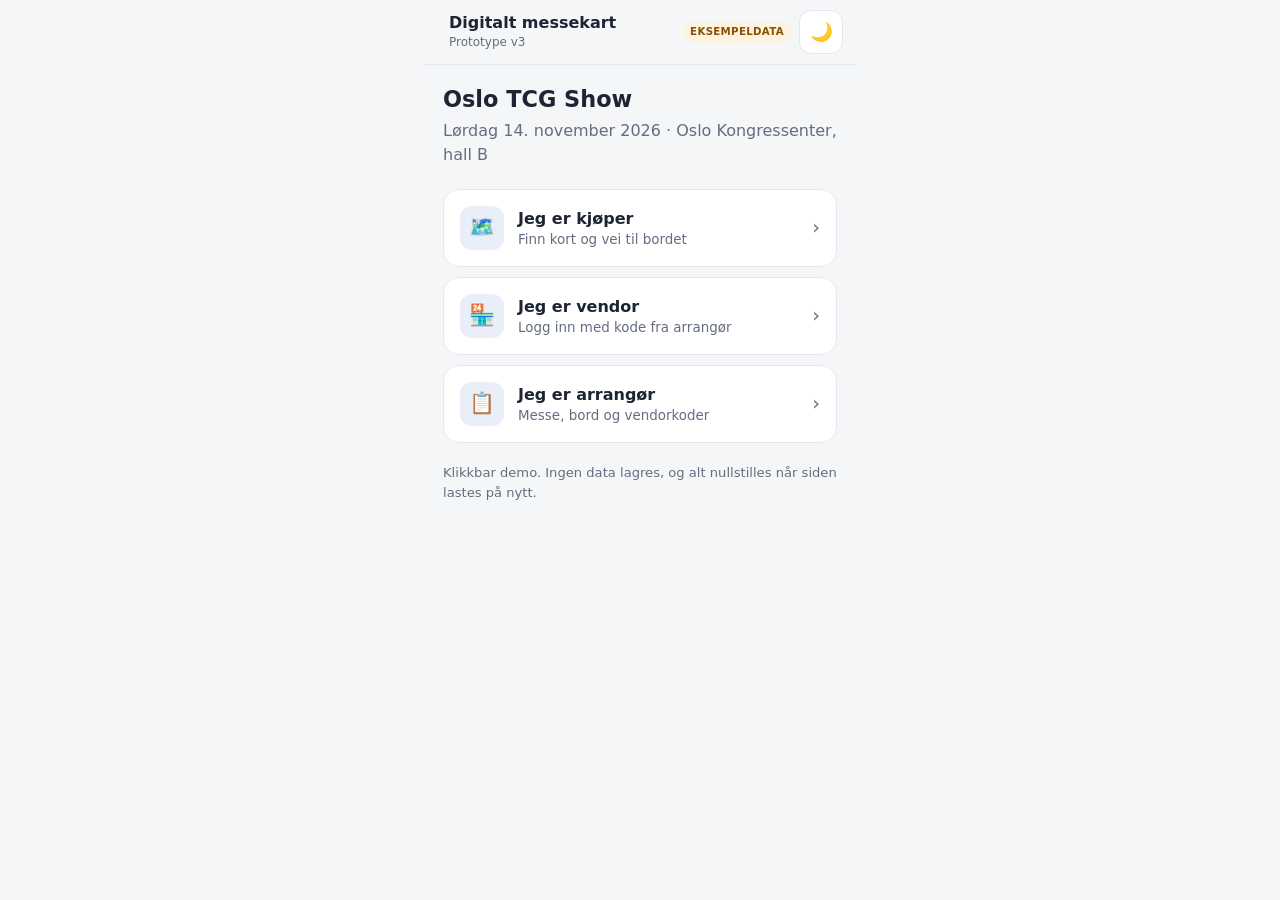
<file: v3.html>
<!DOCTYPE html>
<html lang="nb">
<head>
<meta charset="UTF-8">
<meta name="viewport" content="width=device-width, initial-scale=1, viewport-fit=cover">
<meta name="color-scheme" content="light dark">
<title>Digitalt messekart – Oslo TCG Show (demo v3)</title>
<script>
  (function () {
    var saved = null;
    try { saved = localStorage.getItem('messekart-theme'); } catch (e) {}
    var dark = saved ? saved === 'dark' : window.matchMedia('(prefers-color-scheme: dark)').matches;
    document.documentElement.setAttribute('data-theme', dark ? 'dark' : 'light');
  })();
</script>
<style>
  :root {
    --bg: #f5f6f8; --surface: #ffffff; --ink: #1d2433; --muted: #646d80; --line: #e4e7ed;
    --accent: #34508f; --accent-ink: #ffffff; --accent-soft: #e9eef8;
    --ok: #1f7a4d; --ok-soft: #e5f4ec; --warn: #8a5200; --warn-soft: #fdf3e2;
    --danger: #b3261e; --danger-soft: #fbeceb; --info: #34508f; --info-soft: #e9eef8;
    --neutral-soft: #eef0f3;
    --m-floor: #fbfbfd; --m-wall: #2b3350; --m-block: #eef0f6; --m-block-label: #34508f;
    --m-t-fill: #ffffff; --m-t-stroke: #b6bdcf; --m-t-text: #5b6378;
    --m-v-fill: #d3def5; --m-v-stroke: #6f86bd; --m-v-text: #17244d;
    --m-hl-fill: #f5b301; --m-hl-stroke: #7a4f00; --m-hl-text: #1d2433;
    --m-sel-fill: #1d5bd8; --m-sel-stroke: #0a2a6e; --m-sel-text: #ffffff;
    --m-zone: #2b3350; --m-zone-text: #ffffff; --m-door: #1f7a4d;
    --m-route: #e0521f; --m-you: #1d2433; --m-you-ring: #ffffff; --m-halo: #ffffff;
    --radius: 16px;
    --font: system-ui, -apple-system, "Segoe UI", Roboto, "Helvetica Neue", Arial, sans-serif;
  }
  [data-theme="dark"] {
    --bg: #11141b; --surface: #1a1e28; --ink: #e8eaf0; --muted: #9ba3b5; --line: #2b313f;
    --accent: #8fb0ff; --accent-ink: #0f1422; --accent-soft: #232c44;
    --ok: #6fd3a0; --ok-soft: #173327; --warn: #f3c071; --warn-soft: #3a2c14;
    --danger: #ff9b92; --danger-soft: #3b1d1b; --info: #a9c1ff; --info-soft: #232c44;
    --neutral-soft: #242936;
    --m-floor: #171b24; --m-wall: #aeb6cc; --m-block: #232938; --m-block-label: #aebfff;
    --m-t-fill: #262c3b; --m-t-stroke: #4d5670; --m-t-text: #b3bbcd;
    --m-v-fill: #2f4270; --m-v-stroke: #7f9ee6; --m-v-text: #e6ecff;
    --m-hl-fill: #ffc53d; --m-hl-stroke: #fff0c2; --m-hl-text: #1a1a1a;
    --m-sel-fill: #62a0ff; --m-sel-stroke: #eaf2ff; --m-sel-text: #06173a;
    --m-zone: #3b4770; --m-zone-text: #ffffff; --m-door: #6fd3a0;
    --m-route: #ff7a45; --m-you: #ffffff; --m-you-ring: #11141b; --m-halo: #171b24;
  }
  * { box-sizing: border-box; margin: 0; padding: 0; }
  body { font-family: var(--font); background: var(--bg); color: var(--ink); line-height: 1.5; -webkit-tap-highlight-color: transparent; }
  .phone { max-width: 430px; min-height: 100dvh; margin: 0 auto; background: var(--bg); position: relative; }
  .screen { display: none; min-height: 100dvh; flex-direction: column; }
  .screen.active { display: flex; }
  .topbar { position: sticky; top: 0; z-index: 20; display: flex; align-items: center; gap: 8px; padding: 10px 12px; background: var(--bg); border-bottom: 1px solid var(--line); min-height: 60px; }
  .topbar .t { flex: 1; min-width: 0; }
  .topbar .t b { display: block; font-size: 1rem; line-height: 1.2; white-space: nowrap; overflow: hidden; text-overflow: ellipsis; }
  .topbar .t small { display: block; font-size: .75rem; color: var(--muted); white-space: nowrap; overflow: hidden; text-overflow: ellipsis; }
  .icon-btn { width: 44px; height: 44px; flex-shrink: 0; border: 1px solid var(--line); background: var(--surface); color: var(--ink); border-radius: 12px; font-size: 1.15rem; cursor: pointer; display: inline-flex; align-items: center; justify-content: center; }
  .icon-btn:active { background: var(--accent-soft); }
  .demo-badge { font-size: .64rem; font-weight: 700; letter-spacing: .03em; text-transform: uppercase; color: var(--warn); background: var(--warn-soft); padding: 3px 7px; border-radius: 999px; white-space: nowrap; }
  main { flex: 1; padding: 20px 18px 32px; }
  h2 { font-size: 1.4rem; line-height: 1.25; margin-bottom: 6px; }
  .lead { color: var(--muted); margin-bottom: 22px; }
  .muted { color: var(--muted); } .small { font-size: .82rem; }
  .gap-s > * + * { margin-top: 10px; }
  .mt { margin-top: 20px; } .mt-s { margin-top: 10px; }
  .panel { background: var(--surface); border: 1px solid var(--line); border-radius: var(--radius); padding: 18px; }
  .btn { display: flex; align-items: center; justify-content: center; gap: 8px; width: 100%; min-height: 52px; padding: 12px 18px; border-radius: 14px; border: 1px solid transparent; font: inherit; font-weight: 650; font-size: 1rem; cursor: pointer; text-decoration: none; }
  .btn:active { transform: scale(.985); }
  .btn[disabled] { opacity: .45; cursor: not-allowed; transform: none; }
  .btn-primary { background: var(--accent); color: var(--accent-ink); }
  .btn-secondary { background: var(--surface); color: var(--ink); border-color: var(--line); }
  .btn-text { background: none; color: var(--accent); min-height: 44px; font-weight: 600; }
  .btn-sm { width: auto; min-height: 40px; padding: 8px 14px; font-size: .88rem; border-radius: 11px; }
  .btn-row { display: flex; gap: 10px; } .btn-row > * { flex: 1; }
  .role, .opt { display: flex; align-items: center; gap: 14px; width: 100%; text-align: left; padding: 16px; background: var(--surface); border: 1px solid var(--line); border-radius: var(--radius); font: inherit; color: var(--ink); cursor: pointer; }
  .role:active, .opt:active { border-color: var(--accent); }
  .role .ic, .opt .ic { width: 44px; height: 44px; border-radius: 12px; background: var(--accent-soft); display: flex; align-items: center; justify-content: center; font-size: 1.3rem; flex-shrink: 0; }
  .role b, .opt b { display: block; font-size: 1rem; }
  .role span.d, .opt span.d { font-size: .84rem; color: var(--muted); line-height: 1.35; display: block; }
  .chev { margin-left: auto; color: var(--muted); font-size: 1.2rem; }
  label.f { display: block; margin-bottom: 16px; }
  label.f > span, .flabel { display: block; font-size: .82rem; font-weight: 600; color: var(--muted); margin-bottom: 6px; }
  input, select, textarea { width: 100%; min-height: 50px; padding: 12px 14px; border: 1px solid var(--line); border-radius: 12px; background: var(--surface); color: var(--ink); font: inherit; font-size: 1rem; }
  textarea { min-height: 92px; resize: vertical; }
  input:focus, select:focus, textarea:focus { outline: 2px solid var(--accent); outline-offset: 1px; }
  input.code { font-family: ui-monospace, SFMono-Regular, Menlo, monospace; letter-spacing: .08em; text-transform: uppercase; font-size: 1.1rem; }
  .err { display: none; margin-bottom: 14px; padding: 10px 12px; border-radius: 10px; background: var(--danger-soft); color: var(--danger); font-size: .9rem; font-weight: 600; }
  .err.show { display: block; }
  .notice { padding: 12px 14px; border-radius: 12px; font-size: .9rem; margin-bottom: 16px; line-height: 1.4; }
  .notice.warn { background: var(--warn-soft); color: var(--warn); border: 1px solid color-mix(in srgb, var(--warn) 35%, transparent); }
  .notice.info { background: var(--info-soft); color: var(--info); }
  .notice.ok { background: var(--ok-soft); color: var(--ok); }
  .search { position: relative; }
  .search input { padding-left: 42px; }
  .search .si { position: absolute; left: 14px; top: 50%; transform: translateY(-50%); pointer-events: none; color: var(--muted); }
  .fake-search { display: flex; align-items: center; gap: 10px; width: 100%; min-height: 52px; padding: 0 16px; border-radius: 14px; border: 1px solid var(--line); background: var(--surface); color: var(--muted); font: inherit; font-size: 1rem; cursor: pointer; text-align: left; }
  .seg { display: flex; background: var(--neutral-soft); border-radius: 12px; padding: 4px; gap: 4px; margin: 14px 0 6px; }
  .seg button { flex: 1; min-height: 40px; border: none; border-radius: 9px; background: transparent; color: var(--muted); font: inherit; font-weight: 650; font-size: .88rem; cursor: pointer; }
  .seg button.on { background: var(--surface); color: var(--ink); box-shadow: 0 1px 2px rgba(0,0,0,.1); }
  .list { list-style: none; }
  .row { padding: 14px 0; border-bottom: 1px solid var(--line); }
  .row:last-child { border-bottom: none; }
  .row-top { display: flex; align-items: center; justify-content: space-between; gap: 10px; }
  .row-bot { display: flex; align-items: center; justify-content: space-between; gap: 10px; margin-top: 8px; }
  .mono { font-family: ui-monospace, SFMono-Regular, Menlo, monospace; font-size: .88rem; letter-spacing: .03em; }
  .status { font-size: .74rem; font-weight: 700; padding: 3px 9px; border-radius: 999px; white-space: nowrap; }
  .st-none { background: var(--neutral-soft); color: var(--muted); }
  .st-sent { background: var(--info-soft); color: var(--info); }
  .st-in { background: var(--warn-soft); color: var(--warn); }
  .st-items { background: var(--ok-soft); color: var(--ok); }
  .item { display: flex; gap: 12px; padding: 14px 0; border-bottom: 1px solid var(--line); align-items: flex-start; }
  .item:last-child { border-bottom: none; }
  .item .body { flex: 1; min-width: 0; }
  .item .nm { font-weight: 650; }
  .item .cd { font-size: .84rem; color: var(--muted); }
  .item .pr { font-weight: 700; white-space: nowrap; text-align: right; }
  .item .acts { display: flex; gap: 14px; margin-top: 4px; }
  .thumb { width: 44px; height: 58px; border-radius: 6px; object-fit: cover; flex-shrink: 0; border: 1px solid var(--line); background: var(--neutral-soft); }
  .thumb.ph { display: flex; align-items: center; justify-content: center; color: var(--muted); font-size: 1.1rem; }
  .thumbs { display: flex; gap: 6px; margin-top: 6px; flex-wrap: wrap; }
  .thumbs img { width: 38px; height: 50px; border-radius: 5px; object-fit: cover; border: 1px solid var(--line); }
  .link-btn { background: none; border: none; color: var(--accent); font: inherit; font-size: .86rem; font-weight: 600; cursor: pointer; padding: 4px 0; min-height: 32px; }
  .link-btn.danger { color: var(--danger); }
  a.ext { color: var(--accent); font-size: .86rem; font-weight: 600; text-decoration: none; display: inline-block; padding: 4px 0; min-height: 32px; }
  .result { display: flex; align-items: center; gap: 12px; width: 100%; text-align: left; padding: 14px 0; background: none; border: none; border-bottom: 1px solid var(--line); font: inherit; color: var(--ink); cursor: pointer; }
  .result .grow { flex: 1; min-width: 0; }
  .result .tb { font-weight: 800; font-size: .86rem; color: var(--accent); background: var(--accent-soft); padding: 7px 10px; border-radius: 10px; white-space: nowrap; }
  .tag { font-size: .7rem; font-weight: 700; padding: 2px 7px; border-radius: 6px; background: var(--neutral-soft); color: var(--muted); text-transform: uppercase; letter-spacing: .03em; }
  .hero-store { text-align: center; padding: 6px 0 20px; }
  .hero-store .num { display: inline-block; font-size: .85rem; font-weight: 700; color: var(--accent); background: var(--accent-soft); padding: 4px 12px; border-radius: 999px; margin-top: 6px; }
  .bio { color: var(--muted); font-size: .92rem; margin-top: 10px; }
  .toggle { display: flex; align-items: center; justify-content: space-between; gap: 10px; margin-top: 8px; font-size: .86rem; color: var(--muted); cursor: pointer; position: relative; }
  .toggle input { position: absolute; opacity: 0; width: 1px; height: 1px; min-height: 0; }
  .toggle .sw { width: 46px; height: 28px; border-radius: 999px; background: var(--line); position: relative; flex-shrink: 0; transition: background .15s; }
  .toggle .sw::after { content: ""; position: absolute; top: 3px; left: 3px; width: 22px; height: 22px; border-radius: 50%; background: #fff; box-shadow: 0 1px 3px rgba(0,0,0,.3); transition: left .15s; }
  .toggle input:checked + .sw { background: var(--ok); }
  .toggle input:checked + .sw::after { left: 21px; }
  .toggle input:focus-visible + .sw { outline: 2px solid var(--accent); outline-offset: 2px; }
  .field-group { padding: 14px 0; border-bottom: 1px solid var(--line); }
  .field-group:last-child { border-bottom: none; }
  .map-card { background: var(--surface); border: 1px solid var(--line); border-radius: var(--radius); overflow: hidden; position: relative; }
  .map-scroll { overflow: auto; max-height: 56dvh; -webkit-overflow-scrolling: touch; }
  .map-scroll svg { display: block; }
  .zoom { position: absolute; right: 10px; bottom: 52px; display: flex; flex-direction: column; gap: 6px; }
  .zoom button { width: 40px; height: 40px; border-radius: 10px; border: 1px solid var(--line); background: var(--surface); color: var(--ink); font-size: 1.2rem; font-weight: 700; cursor: pointer; box-shadow: 0 2px 6px rgba(0,0,0,.14); }
  .legend { display: flex; gap: 12px; flex-wrap: wrap; padding: 10px 14px; border-top: 1px solid var(--line); font-size: .76rem; color: var(--muted); }
  .legend i { display: inline-block; width: 13px; height: 10px; border-radius: 2px; margin-right: 5px; vertical-align: middle; border: 1.5px solid; }
  .pick-banner { display: none; align-items: center; gap: 10px; padding: 12px 14px; margin-top: 10px; border-radius: 12px; background: var(--accent); color: var(--accent-ink); font-weight: 650; font-size: .92rem; }
  .pick-banner.show { display: flex; }
  .pick-banner span { flex: 1; }
  .pick-banner button { background: var(--accent-ink); color: var(--accent); border: none; border-radius: 9px; font: inherit; font-weight: 700; padding: 8px 12px; cursor: pointer; }
  .map-card.picking { outline: 3px solid var(--accent); outline-offset: 2px; }
  .svg-map .floor { fill: var(--m-floor); }
  .svg-map .wall { fill: none; stroke: var(--m-wall); stroke-width: 3; }
  .svg-map .doorgap { stroke: var(--m-floor); stroke-width: 5; }
  .svg-map .door { fill: none; stroke: var(--m-door); stroke-width: 1.6; }
  .svg-map .door-l { fill: var(--m-door); font-size: 9px; font-weight: 800; letter-spacing: .04em; }
  .svg-map .block { fill: var(--m-block); }
  .svg-map .block-l { fill: var(--m-block-label); font-size: 13px; font-weight: 800; }
  .svg-map .tb rect { fill: var(--m-t-fill); stroke: var(--m-t-stroke); stroke-width: 1; }
  .svg-map .tb text { fill: var(--m-t-text); font-size: 7px; font-weight: 700; pointer-events: none; }
  .svg-map .tb.v rect { fill: var(--m-v-fill); stroke: var(--m-v-stroke); stroke-width: 1.4; }
  .svg-map .tb.v text { fill: var(--m-v-text); }
  .svg-map .tb.hl rect { fill: var(--m-hl-fill); stroke: var(--m-hl-stroke); stroke-width: 2; }
  .svg-map .tb.hl text { fill: var(--m-hl-text); font-weight: 800; }
  .svg-map .tb.sel rect { fill: var(--m-sel-fill); stroke: var(--m-sel-stroke); stroke-width: 2.2; }
  .svg-map .tb.sel text { fill: var(--m-sel-text); font-weight: 800; }
  .svg-map .tb.click { cursor: pointer; }
  .svg-map .zone { fill: var(--m-zone); }
  .svg-map .zone-l { fill: var(--m-zone-text); font-size: 10px; font-weight: 800; letter-spacing: .03em; }
  .svg-map .pulse { fill: none; stroke: var(--m-hl-fill); stroke-width: 3; }
  .svg-map .sel-ring { fill: none; stroke: var(--m-sel-fill); stroke-width: 2.5; }
  .svg-map .route-bg { fill: none; stroke: var(--m-halo); stroke-width: 8; stroke-linecap: round; stroke-linejoin: round; opacity: .85; }
  .svg-map .route { fill: none; stroke: var(--m-route); stroke-width: 4; stroke-linecap: round; stroke-linejoin: round; stroke-dasharray: 9 7; animation: dash 1s linear infinite; }
  @keyframes dash { to { stroke-dashoffset: -16; } }
  .svg-map .you { fill: var(--m-you); stroke: var(--m-you-ring); stroke-width: 3; }
  .svg-map .you-l { fill: var(--m-you); font-size: 10px; font-weight: 800; paint-order: stroke; stroke: var(--m-halo); stroke-width: 3.5px; }
  .pos { display: flex; align-items: flex-start; gap: 12px; margin-top: 14px; }
  .pos .grow { flex: 1; }
  .target { margin-top: 14px; padding: 16px; border-radius: var(--radius); background: var(--surface); border: 2px solid var(--m-hl-fill); }
  .sheet-bg { display: none; position: fixed; inset: 0; background: rgba(10,12,18,.5); z-index: 50; align-items: flex-end; justify-content: center; }
  .sheet-bg.open { display: flex; }
  .sheet-bg.peek { background: transparent; pointer-events: none; }
  .sheet-bg.peek .sheet { pointer-events: auto; max-height: 50dvh; box-shadow: 0 -8px 30px rgba(0,0,0,.25); border-top: 1px solid var(--line); }
  .sheet { width: 100%; max-width: 430px; background: var(--surface); border-radius: 20px 20px 0 0; padding: 18px 18px calc(22px + env(safe-area-inset-bottom, 0px)); max-height: 90dvh; overflow-y: auto; }
  .sheet-head { display: flex; align-items: center; gap: 10px; margin-bottom: 14px; }
  .sheet-head h3 { flex: 1; font-size: 1.12rem; line-height: 1.25; }
  .sheet-head .icon-btn { width: 38px; height: 38px; font-size: 1rem; }
  .grip { width: 40px; height: 4px; border-radius: 4px; background: var(--line); margin: -6px auto 12px; }
  .sec-title { font-size: .78rem; font-weight: 700; text-transform: uppercase; letter-spacing: .05em; color: var(--muted); margin: 18px 0 4px; }
  .contact a { display: flex; align-items: center; gap: 10px; padding: 10px 0; color: var(--accent); text-decoration: none; font-weight: 600; border-bottom: 1px solid var(--line); }
  .contact a:last-child { border-bottom: none; }
  .viewfinder { position: relative; aspect-ratio: 4 / 3; border-radius: 16px; overflow: hidden; background: radial-gradient(circle at 40% 35%, #3a4152, #11141b 75%); margin-bottom: 14px; display: flex; align-items: center; justify-content: center; }
  .viewfinder .frame { position: absolute; inset: 16% 22%; border: 3px solid rgba(255,255,255,.9); border-radius: 12px; }
  .viewfinder .frame.wide { inset: 32% 10%; }
  .viewfinder .scanline { position: absolute; left: 22%; right: 22%; height: 2px; background: #ffc53d; box-shadow: 0 0 10px #ffc53d; top: 16%; animation: scan 1.8s ease-in-out infinite alternate; }
  .viewfinder .frame.wide + .scanline { left: 10%; right: 10%; top: 32%; animation-name: scan2; }
  @keyframes scan { to { top: 84%; } }
  @keyframes scan2 { to { top: 68%; } }
  .viewfinder .vf-l { position: absolute; bottom: 10px; left: 0; right: 0; text-align: center; color: #fff; font-size: .8rem; font-weight: 600; text-shadow: 0 1px 3px #000; }
  .viewfinder .vf-demo { position: absolute; top: 10px; left: 10px; font-size: .64rem; font-weight: 800; letter-spacing: .05em; background: rgba(255,197,61,.9); color: #1a1a1a; padding: 2px 7px; border-radius: 6px; }
  .viewfinder .bars { display: flex; gap: 3px; height: 34%; opacity: .55; }
  .viewfinder .bars i { display: block; background: #fff; }
  .spinner { width: 42px; height: 42px; border-radius: 50%; border: 4px solid rgba(255,255,255,.25); border-top-color: #ffc53d; animation: spin .8s linear infinite; }
  @keyframes spin { to { transform: rotate(360deg); } }
  .loading { display: flex; flex-direction: column; align-items: center; gap: 12px; padding: 34px 10px; color: var(--muted); font-weight: 600; }
  .loading .spinner { border-color: var(--line); border-top-color: var(--accent); }
  .slab-card { display: flex; gap: 12px; padding: 14px; border-radius: 14px; background: var(--neutral-soft); margin-bottom: 16px; }
  .slab-card .imgs { display: flex; gap: 6px; }
  .slab-card img { width: 52px; height: 86px; border-radius: 6px; object-fit: cover; border: 1px solid var(--line); }
  .conf { display: inline-block; font-size: .75rem; font-weight: 800; padding: 3px 9px; border-radius: 999px; }
  .conf.hi { background: var(--ok-soft); color: var(--ok); }
  .conf.mid { background: var(--warn-soft); color: var(--warn); }
  .conf.lo { background: var(--neutral-soft); color: var(--muted); }
  .suggest { padding: 16px; border-radius: 14px; border: 2px solid var(--ok); margin-bottom: 12px; }
  .alt { display: flex; justify-content: space-between; align-items: center; gap: 10px; width: 100%; padding: 12px 0; background: none; border: none; border-bottom: 1px solid var(--line); font: inherit; color: var(--ink); text-align: left; cursor: pointer; }
  .img-edit { display: flex; gap: 8px; flex-wrap: wrap; margin-bottom: 10px; }
  .img-edit .im { position: relative; }
  .img-edit img { width: 60px; height: 80px; object-fit: cover; border-radius: 8px; border: 1px solid var(--line); display: block; }
  .img-edit .rm { position: absolute; top: -6px; right: -6px; width: 22px; height: 22px; border-radius: 50%; border: none; background: var(--ink); color: var(--bg); font-size: .75rem; cursor: pointer; }
  .file-btn { position: relative; overflow: hidden; }
  .file-btn input { position: absolute; inset: 0; opacity: 0; cursor: pointer; min-height: 0; }
  .toast { position: fixed; left: 50%; bottom: 26px; transform: translate(-50%, 140%); max-width: min(380px, calc(100% - 32px)); background: var(--ink); color: var(--bg); padding: 12px 18px; border-radius: 12px; font-weight: 600; font-size: .92rem; z-index: 100; opacity: 0; transition: .25s; pointer-events: none; }
  .toast.show { transform: translate(-50%, 0); opacity: 1; }
  .empty { text-align: center; padding: 24px 10px; color: var(--muted); }
</style>
</head>
<body>
<div class="phone">
  <section class="screen" id="s-start" data-title="Digitalt messekart" data-sub="Prototype v3">
    <main>
      <h2>Oslo TCG Show</h2>
      <p class="lead" data-event-line></p>
      <div class="gap-s">
        <button class="role" data-go="kart"><span class="ic">🗺️</span><span><b>Jeg er kjøper</b><span class="d">Finn kort og vei til bordet</span></span><span class="chev">›</span></button>
        <button class="role" data-go="vendor-login"><span class="ic">🏪</span><span><b>Jeg er vendor</b><span class="d">Logg inn med kode fra arrangør</span></span><span class="chev">›</span></button>
        <button class="role" data-go="arr-messe"><span class="ic">📋</span><span><b>Jeg er arrangør</b><span class="d">Messe, bord og vendorkoder</span></span><span class="chev">›</span></button>
      </div>
      <p class="muted small mt">Klikkbar demo. Ingen data lagres, og alt nullstilles når siden lastes på nytt.</p>
    </main>
  </section>

  <section class="screen" id="s-arr-messe" data-title="Messe" data-sub="Arrangør · steg 1 av 2" data-back="start">
    <main>
      <h2>Messeinfo</h2>
      <p class="lead">Forhåndsutfylt for demo.</p>
      <label class="f"><span>Navn</span><input id="ev-name"></label>
      <label class="f"><span>Dato</span><input id="ev-date" type="date"></label>
      <label class="f"><span>Sted</span><input id="ev-place"></label>
      <div class="panel" style="display:flex;align-items:center;gap:12px">
        <span style="font-size:1.4rem">🗺️</span>
        <div style="flex:1"><b>Hallkart lastet opp</b><div class="muted small">hall-b-plan.svg · 58 bord</div></div>
        <span class="status st-items">OK</span>
      </div>
      <button class="btn btn-primary mt" id="btn-ev-save">Fortsett til bord og vendors</button>
    </main>
  </section>

  <section class="screen" id="s-arr-bord" data-title="Bord og vendors" data-sub="Arrangør · steg 2 av 2" data-back="arr-messe">
    <main>
      <div class="search"><span class="si">🔍</span><input type="search" id="arr-q" placeholder="Søk på bordnr eller navn" autocomplete="off"></div>
      <div class="seg" id="arr-seg"><button data-f="vendor" class="on">Med vendor</button><button data-f="all">Alle bord</button></div>
      <p class="muted small" id="arr-summary"></p>
      <ul class="list" id="arr-list"></ul>
    </main>
  </section>

  <section class="screen" id="s-vendor-login" data-title="Vendor-innlogging" data-sub="Oslo TCG Show" data-back="start">
    <main>
      <h2>Logg inn med kode</h2>
      <p class="lead">Du får en personlig kode fra arrangøren for ditt bord. Det finnes ingen åpen registrering.</p>
      <label class="f"><span>Vendor-kode</span><input id="v-code" class="code" placeholder="OTS-12-K7Q4" autocomplete="off" autocapitalize="characters" spellcheck="false"></label>
      <div class="err" id="v-err" role="alert"></div>
      <button class="btn btn-primary" id="btn-v-login">Logg inn</button>
      <button class="btn btn-text mt-s" id="btn-v-demo">Demo: fyll inn gyldig kode</button>
    </main>
  </section>

  <section class="screen" id="s-vendor-home" data-title="Mitt bord" data-sub="Vendor" data-back="vendor-login">
    <main>
      <div class="hero-store"><h2 id="vh-name"></h2><span class="num" id="vh-booth"></span></div>
      <button class="btn btn-primary" id="btn-add">+ Legg til vare</button>
      <div class="panel mt" style="padding-top:4px;padding-bottom:4px"><div id="vh-items"></div></div>
      <div class="btn-row mt">
        <button class="btn btn-secondary" data-go="vendor-kart">🗺️ Kart</button>
        <button class="btn btn-secondary" data-go="vendor-profil">👤 Profil</button>
      </div>
      <button class="btn btn-text mt-s" id="btn-logout">Logg ut</button>
    </main>
  </section>

  <section class="screen" id="s-vendor-profil" data-title="Min profil" data-sub="Vendor" data-back="vendor-home">
    <main>
      <label class="f"><span>Kort bio</span><textarea id="pf-bio" maxlength="160" placeholder="Hva selger du?"></textarea></label>
      <div class="notice info">Kontaktinfo vises bare for andre innloggede vendors, aldri for kjøpere. Du velger selv hvilke felt som vises.</div>
      <div class="panel" style="padding-top:4px;padding-bottom:4px">
        <div class="field-group"><span class="flabel">Telefon</span><input id="pf-phone" inputmode="tel">
          <label class="toggle"><span>Vis for andre vendors</span><input type="checkbox" id="pf-show-phone"><span class="sw"></span></label></div>
        <div class="field-group"><span class="flabel">E-post</span><input id="pf-email" type="email">
          <label class="toggle"><span>Vis for andre vendors</span><input type="checkbox" id="pf-show-email"><span class="sw"></span></label></div>
        <div class="field-group"><span class="flabel">Instagram</span><input id="pf-ig" placeholder="@brukernavn">
          <label class="toggle"><span>Vis for andre vendors</span><input type="checkbox" id="pf-show-ig"><span class="sw"></span></label></div>
      </div>
      <button class="btn btn-primary mt" id="btn-pf-save">Lagre profil</button>
    </main>
  </section>
  <section class="screen" id="s-vendor-kart" data-title="Kart" data-sub="Trykk på et bord for å se vendor" data-back="vendor-home">
    <main style="padding-top:14px">
      <div class="map-card"><div class="map-scroll" id="vk-scroll"></div>
        <div class="zoom"><button data-zoom="1" aria-label="Zoom inn">+</button><button data-zoom="-1" aria-label="Zoom ut">−</button></div>
        <div class="legend"><span><i style="background:var(--m-hl-fill);border-color:var(--m-hl-stroke)"></i>Ditt bord</span><span><i style="background:var(--m-sel-fill);border-color:var(--m-sel-stroke)"></i>Valgt</span><span><i style="background:var(--m-v-fill);border-color:var(--m-v-stroke)"></i>Vendor</span><span><i style="background:var(--m-t-fill);border-color:var(--m-t-stroke)"></i>Ledig</span></div>
      </div>
      <p class="muted small mt-s" id="vk-caption"></p>
    </main>
  </section>

  <section class="screen" id="s-kart" data-title="Oslo TCG Show" data-sub="Hallkart · hall B" data-back="start">
    <main style="padding-top:14px">
      <button class="fake-search" data-go="sok">🔍 <span>Søk etter kort …</span></button>
      <div class="pick-banner" id="pick-banner"><span>Trykk på bordet du står ved</span><button id="btn-pick-cancel">Avbryt</button></div>
      <div class="map-card mt-s" id="k-card">
        <div class="map-scroll" id="k-scroll"></div>
        <div class="zoom"><button data-zoom="1" aria-label="Zoom inn">+</button><button data-zoom="-1" aria-label="Zoom ut">−</button></div>
        <div class="legend"><span><i style="background:var(--m-v-fill);border-color:var(--m-v-stroke)"></i>Vendor</span><span><i style="background:var(--m-t-fill);border-color:var(--m-t-stroke)"></i>Ledig</span><span><i style="background:var(--m-hl-fill);border-color:var(--m-hl-stroke)"></i>Mål</span></div>
      </div>
      <div id="k-target"></div>
      <div class="pos">
        <div class="grow"><b id="k-you">📍 Du er her: Inngangen</b>
          <div class="muted small">Posisjonen kommer fra inngangen eller bordet du har valgt, ikke fra GPS.</div></div>
        <button class="btn btn-secondary btn-sm" id="btn-pos">Jeg står ved bord …</button>
      </div>
    </main>
  </section>

  <section class="screen" id="s-sok" data-title="Søk" data-sub="Finn kort på messen" data-back="kart">
    <main style="padding-top:14px">
      <div class="search"><span class="si">🔍</span><input type="search" id="q" placeholder="Kortnavn, f.eks. Sol Ring" autocomplete="off" enterkeyhint="search"></div>
      <p class="muted small mt-s">Trykk på et treff for å se veien til bordet.</p>
      <div id="q-res" class="mt-s"></div>
    </main>
  </section>

  <section class="screen" id="s-bord" data-title="Bord" data-sub="" data-back="kart">
    <main>
      <div class="hero-store"><h2 id="b-name"></h2><span class="num" id="b-booth"></span><p class="bio" id="b-bio"></p></div>
      <button class="btn btn-primary" id="btn-route">Vis vei til bordet</button>
      <div class="panel mt" style="padding-top:4px;padding-bottom:4px"><div id="b-items"></div></div>
    </main>
  </section>
</div>

<div class="sheet-bg" id="sh-gen"><div class="sheet">
  <div class="sheet-head"><h3 id="gen-title">Generer kode</h3><button class="icon-btn" data-close aria-label="Lukk">✕</button></div>
  <p class="lead">Koden gir tilgang til bare dette bordet.</p>
  <label class="f"><span>Vendornavn</span><input id="gen-name" placeholder="F.eks. Kortkjelleren"></label>
  <button class="btn btn-primary" id="btn-gen-ok">Generer kode</button>
</div></div>

<div class="sheet-bg" id="sh-flow"><div class="sheet" id="flow"></div></div>

<div class="sheet-bg peek" id="sh-vinfo"><div class="sheet" id="vinfo"></div></div>

<div class="sheet-bg" id="sh-pos"><div class="sheet">
  <div class="sheet-head"><h3>Hvor står du?</h3><button class="icon-btn" data-close aria-label="Lukk">✕</button></div>
  <p class="lead" style="margin-bottom:16px">Ruten tegnes fra bordet du velger. Vi bruker ikke GPS.</p>
  <button class="btn btn-primary" id="btn-pick-map">Trykk på bordet i kartet</button>
  <div class="sec-title" style="margin-top:22px">Eller skriv bordnummer</div>
  <div class="btn-row" style="margin-top:8px">
    <input id="pos-num" type="number" inputmode="numeric" min="1" max="58" placeholder="F.eks. 16" style="flex:2">
    <button class="btn btn-secondary" id="btn-pos-num" style="flex:1">Bruk</button>
  </div>
  <div class="err" id="pos-err" style="margin-top:10px"></div>
  <button class="btn btn-text mt-s" id="btn-pos-reset">Start fra inngangen</button>
</div></div>

<div class="toast" id="toast" role="status" aria-live="polite"></div>
<script>
(function () {
  'use strict';
  var $ = function (s, r) { return (r || document).querySelector(s); };
  var $$ = function (s, r) { return Array.prototype.slice.call((r || document).querySelectorAll(s)); };
  function esc(s) { return String(s == null ? '' : s).replace(/[&<>"']/g, function (c) { return { '&': '&amp;', '<': '&lt;', '>': '&gt;', '"': '&quot;', "'": '&#39;' }[c]; }); }
  function find(arr, fn) { for (var i = 0; i < arr.length; i++) if (fn(arr[i])) return arr[i]; return null; }

  /* ===== GEOMETRI (fiktiv hall B) ===== */
  var TL = 20, TS = 12, P = 22, BS = 66;
  var AX = [120, 273, 430], AY = [80, 228, 380];
  var BLOCKS = [
    { start: 1, bx: 160, by: 120, c: 0, r: 0 }, { start: 13, bx: 320, by: 120, c: 1, r: 0 },
    { start: 25, bx: 160, by: 270, c: 0, r: 1 }, { start: 37, bx: 320, by: 270, c: 1, r: 1 }
  ];
  var TABLES = {};
  BLOCKS.forEach(function (b) {
    var L = AX[b.c], R = AX[b.c + 1], T = AY[b.r], B = AY[b.r + 1], i, n, x, y;
    for (i = 0; i < 3; i++) { n = b.start + i; x = b.bx - TS; y = b.by + BS - P * (i + 1) + 1; TABLES[n] = { n: n, x: x, y: y, w: TS, h: TL, acc: [L, y + TL / 2], edge: [x, y + TL / 2], seg: 'v' }; }
    for (i = 0; i < 3; i++) { n = b.start + 3 + i; x = b.bx + P * i + 1; y = b.by - TS; TABLES[n] = { n: n, x: x, y: y, w: TL, h: TS, acc: [x + TL / 2, T], edge: [x + TL / 2, y], seg: 'h' }; }
    for (i = 0; i < 3; i++) { n = b.start + 6 + i; x = b.bx + BS; y = b.by + P * i + 1; TABLES[n] = { n: n, x: x, y: y, w: TS, h: TL, acc: [R, y + TL / 2], edge: [x + TS, y + TL / 2], seg: 'v' }; }
    for (i = 0; i < 3; i++) { n = b.start + 9 + i; x = b.bx + BS - P * (i + 1) + 1; y = b.by + BS; TABLES[n] = { n: n, x: x, y: y, w: TL, h: TS, acc: [x + TL / 2, B], edge: [x + TL / 2, y + TS], seg: 'h' }; }
  });
  for (var wi = 0; wi < 10; wi++) { var wn = 49 + wi, wx = 146 + wi * 24, wy = 26; TABLES[wn] = { n: wn, x: wx, y: wy, w: TL, h: TS, acc: [wx + TL / 2, AY[0]], edge: [wx + TL / 2, wy + TS], seg: 'h' }; }
  var ALL_TABLES = Object.keys(TABLES).map(Number).sort(function (a, b) { return a - b; });

  var NODES = {};
  AX.forEach(function (x) { AY.forEach(function (y) { NODES[x + ',' + y] = [x, y]; }); });
  NODES.E = [273, 468];
  var EDGES = {};
  function dist(p, q) { return Math.abs(p[0] - q[0]) + Math.abs(p[1] - q[1]); }
  function link(a, b) { var d = dist(NODES[a], NODES[b]); (EDGES[a] = EDGES[a] || []).push([b, d]); (EDGES[b] = EDGES[b] || []).push([a, d]); }
  AY.forEach(function (y) { for (var i = 0; i < 2; i++) link(AX[i] + ',' + y, AX[i + 1] + ',' + y); });
  AX.forEach(function (x) { for (var i = 0; i < 2; i++) link(x + ',' + AY[i], x + ',' + AY[i + 1]); });
  link('E', '273,' + AY[2]);

  function dijkstra(src) {
    var d = {}, prev = {}, left = Object.keys(NODES);
    left.forEach(function (k) { d[k] = Infinity; }); d[src] = 0;
    while (left.length) {
      left.sort(function (a, b) { return d[a] - d[b]; });
      var u = left.shift();
      (EDGES[u] || []).forEach(function (e) { if (d[u] + e[1] < d[e[0]]) { d[e[0]] = d[u] + e[1]; prev[e[0]] = u; } });
    }
    return { d: d, prev: prev };
  }
  function segEnds(t) {
    var a = t.acc, i;
    if (t.seg === 'h') { for (i = 0; i < 2; i++) if (a[0] >= AX[i] && a[0] <= AX[i + 1]) return [AX[i] + ',' + a[1], AX[i + 1] + ',' + a[1]]; }
    else { for (i = 0; i < 2; i++) if (a[1] >= AY[i] && a[1] <= AY[i + 1]) return [a[0] + ',' + AY[i], a[0] + ',' + AY[i + 1]]; }
    return null;
  }
  // Rute langs gangene fra inngang (fromBooth = null) eller fra et bord, til målbord
  function route(fromBooth, n) {
    var t = TABLES[n], tEnds = segEnds(t), starts;
    if (fromBooth == null) starts = [{ k: 'E', pre: [], c: 0 }];
    else {
      var s = TABLES[fromBooth];
      if (fromBooth === n) return { pts: [s.edge, s.edge], len: 0 };
      var sEnds = segEnds(s);
      if (sEnds.join() === tEnds.join()) return { pts: [s.edge, s.acc, t.acc, t.edge], len: dist(s.edge, s.acc) + dist(s.acc, t.acc) + dist(t.acc, t.edge) };
      starts = sEnds.map(function (k) { return { k: k, pre: [s.edge, s.acc], c: dist(s.edge, s.acc) + dist(s.acc, NODES[k]) }; });
    }
    var best = null;
    starts.forEach(function (st) {
      var g = dijkstra(st.k);
      tEnds.forEach(function (te) {
        var c = st.c + g.d[te] + dist(NODES[te], t.acc);
        if (!best || c < best.c) best = { c: c, st: st, te: te, g: g };
      });
    });
    var path = [], k = best.te;
    while (k) { path.unshift(NODES[k]); k = best.g.prev[k]; }
    return { pts: best.st.pre.concat(path, [t.acc, t.edge]), len: best.c + dist(t.acc, t.edge) };
  }

  /* ===== DEMO-BILDER (genererte SVG-plassholdere, merket DEMO) ===== */
  function demoImg(title, sub, c1, c2, slabLabel) {
    var t = esc(title).slice(0, 26), s = esc(sub || ''), H = slabLabel ? 400 : 336, cx = slabLabel ? 98 : 120;
    var svg = '<svg xmlns="http://www.w3.org/2000/svg" width="240" height="' + H + '" viewBox="0 0 240 ' + H + '">' +
      '<defs><linearGradient id="g" x1="0" y1="0" x2="1" y2="1"><stop offset="0" stop-color="' + c1 + '"/><stop offset="1" stop-color="' + c2 + '"/></linearGradient></defs>' +
      (slabLabel ? '<rect width="240" height="400" rx="14" fill="#dfe3ea"/><rect x="12" y="12" width="216" height="52" rx="6" fill="#fff" stroke="#b91c1c" stroke-width="3"/>' +
        '<text x="22" y="34" font-family="Arial" font-size="12" font-weight="700" fill="#111">' + esc(slabLabel) + '</text><text x="22" y="54" font-family="Arial" font-size="11" fill="#444">' + t + '</text><g transform="translate(22 76)">' : '<g>') +
      '<rect width="' + (slabLabel ? 196 : 240) + '" height="' + (slabLabel ? 300 : 336) + '" rx="12" fill="url(#g)"/>' +
      '<circle cx="' + cx + '" cy="130" r="54" fill="rgba(255,255,255,.25)"/>' +
      '<text x="' + cx + '" y="140" text-anchor="middle" font-family="Arial" font-size="30" font-weight="800" fill="rgba(255,255,255,.9)">DEMO</text>' +
      (slabLabel ? '' : '<text x="120" y="246" text-anchor="middle" font-family="Arial" font-size="15" font-weight="700" fill="#fff">' + t + '</text>') +
      '<text x="' + cx + '" y="272" text-anchor="middle" font-family="Arial" font-size="12" fill="rgba(255,255,255,.85)">' + s + '</text></g></svg>';
    return 'data:image/svg+xml;charset=utf-8,' + encodeURIComponent(svg);
  }
  /* ===== EKSEMPELDATA ===== */
  var CM = 'https://www.cardmarket.com/en/Pokemon', CL = 'https://collectr.com/';
  function contact(p, e, ig, sp, se, si) { return { phone: p, email: e, ig: ig, show: { phone: sp, email: se, ig: si } }; }
  var S = {
    ev: { name: 'Oslo TCG Show', date: '2026-11-14', place: 'Oslo Kongressenter, hall B' },
    vendors: [
      { id: 'v1', name: 'Nordic Cards', booth: 5, code: 'OTS-05-K7Q4', loggedIn: true, bio: 'Pokémon-singles og graderte kort. Fokus på moderne sett og alt-arts.', c: contact('400 00 001', 'nordiccards@example.no', '@nordiccards.demo', true, true, true) },
      { id: 'v2', name: 'Binder Bros', booth: 8, code: 'OTS-08-M2XR', loggedIn: true, bio: 'To brødre med permene fulle av Eeveelutions og Evolving Skies.', c: contact('400 00 002', 'binderbros@example.no', '@binderbros.demo', false, true, true) },
      { id: 'v3', name: 'Pixel Packs', booth: 16, code: 'OTS-16-P9DW', loggedIn: true, bio: 'Retro Yu-Gi-Oh og Pokémon fra WotC-æraen.', c: contact('400 00 003', 'pixelpacks@example.no', '@pixelpacks.demo', false, true, false) },
      { id: 'v4', name: 'Legend Vault', booth: 21, code: 'OTS-21-L4VT', loggedIn: true, bio: 'Vintage MTG og high-end singles (demo-samling).', c: contact('400 00 004', 'legendvault@example.no', '@legendvault.demo', true, false, false) },
      { id: 'v5', name: 'Draugen Spillsenter', booth: 29, code: 'OTS-29-D8GN', loggedIn: true, bio: 'Spillbutikk med sealed Digimon og One Piece.', c: contact('400 00 005', 'draugen@example.no', '@draugen.demo', true, true, false) },
      { id: 'v6', name: 'Cardhaven', booth: 33, code: 'OTS-33-C3HV', loggedIn: true, bio: 'Lorcana og promoer. Glad i å prate kort.', c: contact('400 00 006', 'cardhaven@example.no', '@cardhaven.demo', false, false, true) },
      { id: 'v7', name: 'Mega Mox', booth: 40, code: 'OTS-40-X5MB', loggedIn: true, bio: 'Commander-staples til hverdagspriser. Store bulk-kasser.', c: contact('400 00 007', 'megamox@example.no', '@megamox.demo', false, true, true) },
      { id: 'v8', name: 'Sealed Only', booth: 52, code: 'OTS-52-S6QZ', loggedIn: true, bio: 'Kun forseglede produkter: booster boxes, ETB-er og cases.', c: contact('400 00 008', 'sealedonly@example.no', '@sealedonly.demo', false, true, false) },
      { id: 'v9', name: 'Kortkjelleren', booth: 18, code: 'OTS-18-R7KJ', loggedIn: false, bio: '', c: contact('', '', '', false, false, false) },
      { id: 'v10', name: 'Troll TCG', booth: 44, code: 'OTS-44-T2FN', loggedIn: true, bio: 'Nye på messa i år.', c: contact('', '', '', false, false, false) }
    ],
    items: [
      { id: 'i1', v: 'v1', name: 'Charizard ex (151)', kind: 'raw', cond: 'Near Mint', price: 890, link: 'cardmarket', images: [demoImg('Charizard ex (151)', 'Eksempelbilde', '#f97316', '#b91c1c')] },
      { id: 'i2', v: 'v1', name: 'Pikachu Illustrator (proxy/demo)', kind: 'raw', cond: 'NM', price: 1200, link: 'collectr', images: [] },
      { id: 'i3', v: 'v2', name: 'Umbreon VMAX (Evolving Skies)', kind: 'raw', cond: 'Lightly Played', price: 450, images: [demoImg('Umbreon VMAX', 'Eksempelbilde', '#312e81', '#0f172a')] },
      { id: 'i4', v: 'v4', name: 'Black Lotus (Alpha, demo)', kind: 'raw', cond: 'NM', price: null, link: 'cardmarket', images: [] },
      { id: 'i5', v: 'v8', name: 'One Piece OP-05 booster box', kind: 'sealed', cond: 'Sealed', price: 1450, images: [demoImg('OP-05 booster box', 'Eksempelbilde', '#dc2626', '#1e3a8a')] },
      { id: 'i6', v: 'v6', name: 'Lorcana Elsa (promo)', kind: 'raw', cond: 'NM', price: 320, images: [] },
      { id: 'i7', v: 'v3', name: 'Yu-Gi-Oh Blue-Eyes White Dragon (LOB)', kind: 'raw', cond: 'LP', price: 180, images: [] },
      { id: 'i8', v: 'v7', name: 'MTG Sol Ring (Commander Masters)', kind: 'raw', cond: 'NM', price: 25, images: [demoImg('Sol Ring', 'Eksempelbilde', '#78716c', '#292524')] },
      { id: 'i9', v: 'v8', name: 'Pokémon ETB Ascended Heroes', kind: 'sealed', cond: 'Sealed', price: 799, images: [] },
      { id: 'i10', v: 'v5', name: 'Digimon BT-14 case', kind: 'sealed', cond: 'Sealed', price: 2100, images: [] }
    ],
    session: null, pos: null, target: null, picking: false, vSel: null, zoom: 1.2, arrFilter: 'vendor', uid: 100
  };
  var LINKS = { cardmarket: ['Cardmarket', CM], collectr: ['Collectr', CL] };
  var CATALOG = [
    { name: 'Charizard ex (151)', kind: 'raw', game: 'Pokémon' },
    { name: 'Mewtwo ex (151)', kind: 'raw', game: 'Pokémon' },
    { name: 'Pikachu ex (Surging Sparks)', kind: 'raw', game: 'Pokémon' },
    { name: 'Umbreon VMAX (Evolving Skies)', kind: 'raw', game: 'Pokémon' },
    { name: 'Lugia V Alt Art (Silver Tempest)', kind: 'raw', game: 'Pokémon' },
    { name: 'MTG Sol Ring (Commander Masters)', kind: 'raw', game: 'Magic' },
    { name: 'MTG The One Ring (LTR)', kind: 'raw', game: 'Magic' },
    { name: 'Yu-Gi-Oh Blue-Eyes White Dragon (LOB)', kind: 'raw', game: 'Yu-Gi-Oh' },
    { name: 'Lorcana Elsa (promo)', kind: 'raw', game: 'Lorcana' },
    { name: 'One Piece Monkey D. Luffy (OP-05 leader)', kind: 'raw', game: 'One Piece' },
    { name: 'One Piece OP-05 booster box', kind: 'sealed', game: 'One Piece', ean: '4570118 000105' },
    { name: 'Pokémon ETB Ascended Heroes', kind: 'sealed', game: 'Pokémon', ean: '0820650 800012' },
    { name: 'Pokémon 151 booster bundle', kind: 'sealed', game: 'Pokémon', ean: '0820650 850151' },
    { name: 'Digimon BT-14 case', kind: 'sealed', game: 'Digimon', ean: '4570117 000014' },
    { name: 'MTG Foundations Play Booster box', kind: 'sealed', game: 'Magic', ean: '0195166 250001' }
  ];
  var SLABS = {
    PSA: { name: 'Charizard ex (151) #199', grade: 'PSA 10 GEM MT', cert: '84512377' },
    BGS: { name: 'Umbreon VMAX Alt Art (Evolving Skies)', grade: 'BGS 9.5 Gem Mint', cert: '0012345678' },
    CGC: { name: 'Mewtwo ex (151) #193', grade: 'CGC 9.5 Mint+', cert: '4123456001' },
    ACE: { name: 'Lugia V Alt Art (Silver Tempest)', grade: 'ACE 10 Gem Mint', cert: 'ACE-0098123' }
  };
  var AI_SUGGEST = [
    { name: 'Charizard ex (151)', game: 'Pokémon', conf: 92 },
    { name: 'Charizard ex (Obsidian Flames)', game: 'Pokémon', conf: 61 },
    { name: 'Charmander (151)', game: 'Pokémon', conf: 24 }
  ];

  function vByBooth(n) { return find(S.vendors, function (v) { return v.booth === n; }); }
  function vById(id) { return find(S.vendors, function (v) { return v.id === id; }); }
  function itemsOf(id) { return S.items.filter(function (i) { return i.v === id; }); }
  function isActive(v) { return !!(v && v.loggedIn); }
  function statusOf(n) {
    var v = vByBooth(n);
    if (!v || !v.code) return ['none', 'Ingen kode'];
    if (!v.loggedIn) return ['sent', 'Kode sendt'];
    if (itemsOf(v.id).length) return ['items', 'Varer lagt inn'];
    return ['in', 'Innlogget'];
  }
  function price(it) { return it.price == null ? 'Se pris på Cardmarket' : Number(it.price).toLocaleString('nb-NO') + ' kr'; }
  function condLine(it) { return it.kind === 'slab' && it.slab ? it.slab.grade + ' · slab' : (it.cond || ''); }
  function dateLine() { var s = new Date(S.ev.date + 'T12:00:00').toLocaleDateString('nb-NO', { weekday: 'long', day: 'numeric', month: 'long', year: 'numeric' }); return s.charAt(0).toUpperCase() + s.slice(1); }
  function toast(m) { var t = $('#toast'); t.textContent = m; t.classList.add('show'); clearTimeout(toast.t); toast.t = setTimeout(function () { t.classList.remove('show'); }, 2300); }
  function copy(text) {
    var done = function () { toast('Kode kopiert: ' + text); };
    if (navigator.clipboard && window.isSecureContext) navigator.clipboard.writeText(text).then(done, done);
    else { var ta = document.createElement('textarea'); ta.value = text; document.body.appendChild(ta); ta.select(); try { document.execCommand('copy'); } catch (e) {} ta.remove(); done(); }
  }
  var CH = 'ABCDEFGHJKMNPQRSTUVWXYZ23456789';
  function newCode(n) { var s = ''; for (var i = 0; i < 4; i++) s += CH[Math.floor(Math.random() * CH.length)]; return 'OTS-' + (n < 10 ? '0' : '') + n + '-' + s; }
  function openSheet(id) { $('#' + id).classList.add('open'); }
  function closeSheet(id) { $('#' + id).classList.remove('open'); if (id === 'sh-vinfo' && S.vSel) { S.vSel = null; if (current === 'vendor-kart') renderVendorMap(); } }

  /* ===== TEMA ===== */
  function applyTheme(t) { document.documentElement.setAttribute('data-theme', t); $$('[data-theme-btn]').forEach(function (b) { b.textContent = t === 'dark' ? '☀️' : '🌙'; b.setAttribute('aria-label', t === 'dark' ? 'Bytt til lys modus' : 'Bytt til mørk modus'); }); }
  function toggleTheme() { var t = document.documentElement.getAttribute('data-theme') === 'dark' ? 'light' : 'dark'; try { localStorage.setItem('messekart-theme', t); } catch (e) {} applyTheme(t); }
  window.matchMedia('(prefers-color-scheme: dark)').addEventListener('change', function (e) { var saved = null; try { saved = localStorage.getItem('messekart-theme'); } catch (x) {} if (!saved) applyTheme(e.matches ? 'dark' : 'light'); });
  $$('.screen').forEach(function (sc) {
    var bar = document.createElement('header'); bar.className = 'topbar';
    bar.innerHTML = (sc.getAttribute('data-back') ? '<button class="icon-btn" data-back aria-label="Tilbake">←</button>' : '<span style="width:4px"></span>') +
      '<div class="t"><b data-t>' + esc(sc.getAttribute('data-title')) + '</b><small data-sub>' + esc(sc.getAttribute('data-sub')) + '</small></div>' +
      '<span class="demo-badge">Eksempeldata</span><button class="icon-btn" data-theme-btn></button>';
    sc.insertBefore(bar, sc.firstChild);
  });
  applyTheme(document.documentElement.getAttribute('data-theme'));

  /* ===== KART (SVG) ===== */
  function door(x, y, orient, label, lx, ly) {
    var s = '';
    if (orient === 'h') s += '<line class="doorgap" x1="' + (x - 22) + '" y1="' + y + '" x2="' + (x + 22) + '" y2="' + y + '"/><path class="door" d="M' + (x - 22) + ',' + y + ' a22,22 0 0,1 22,-22 M' + (x + 22) + ',' + y + ' a22,22 0 0,0 -22,-22"/>';
    else s += '<line class="doorgap" x1="' + x + '" y1="' + (y - 22) + '" x2="' + x + '" y2="' + (y + 22) + '"/><path class="door" d="M' + x + ',' + (y - 22) + ' a22,22 0 0,1 22,22 M' + x + ',' + (y + 22) + ' a22,22 0 0,0 22,-22"/>';
    return s + '<text class="door-l" x="' + lx + '" y="' + ly + '" text-anchor="middle">' + label + '</text>';
  }
  function zone(x, y, w, h, label) {
    var lines = label.split('|'), s = '<rect class="zone" x="' + x + '" y="' + y + '" width="' + w + '" height="' + h + '" rx="4"/>';
    lines.forEach(function (ln, i) { s += '<text class="zone-l" x="' + (x + w / 2) + '" y="' + (y + h / 2 + 4 + (i - (lines.length - 1) / 2) * 12) + '" text-anchor="middle">' + ln + '</text>'; });
    return s;
  }
  // o: { own, selected, target, clickable, pickAll, route, you:[x,y] }
  function mapSVG(o) {
    var W = 640, H = 500, z = S.zoom;
    var s = '<svg class="svg-map" viewBox="0 0 ' + W + ' ' + H + '" width="' + Math.round(W * z) + '" height="' + Math.round(H * z) + '" role="img" aria-label="Hallkart Oslo TCG Show">';
    s += '<rect class="floor" width="' + W + '" height="' + H + '"/><rect class="wall" x="20" y="16" width="600" height="458" rx="2"/>';
    s += zone(470, 34, 136, 80, 'SCENE') + zone(470, 132, 136, 46, 'INFO /|ARRANGØR') + zone(546, 250, 60, 76, 'WC') + zone(34, 404, 150, 56, 'TRADE|CORNER') + zone(380, 404, 226, 56, 'MAT / KAFÉ');
    s += door(273, 474, 'h', 'HOVEDINNGANG', 273, 492) + door(20, 228, 'v', 'UTGANG', 44, 262);
    s += '<line class="doorgap" x1="620" y1="368" x2="620" y2="412"/><path class="door" d="M620,368 a22,22 0 0,0 -22,22 M620,412 a22,22 0 0,1 -22,-22"/><text class="door-l" x="604" y="360" text-anchor="end">NØDUTGANG</text>';
    BLOCKS.forEach(function (b) { s += '<rect class="block" x="' + b.bx + '" y="' + b.by + '" width="' + BS + '" height="' + BS + '" rx="3"/><text class="block-l" x="' + (b.bx + BS / 2) + '" y="' + (b.by + BS / 2 + 5) + '" text-anchor="middle">' + b.start + '–' + (b.start + 11) + '</text>'; });
    s += '<text class="block-l" x="264" y="60" text-anchor="middle" style="font-size:9px">49–58 · VEGGBORD</text>';
    ALL_TABLES.forEach(function (n) {
      var t = TABLES[n], v = vByBooth(n), cls = 'tb';
      if (isActive(v)) cls += ' v';
      if (o.own === n || o.target === n) cls += ' hl';
      if (o.selected === n) cls += ' sel';
      if (o.pickAll || (o.clickable && isActive(v))) cls += ' click';
      s += '<g class="' + cls + '" data-booth="' + n + '"><title>Bord ' + n + (isActive(v) ? ' – ' + esc(v.name) : ' – ledig') + '</title><rect x="' + t.x + '" y="' + t.y + '" width="' + t.w + '" height="' + t.h + '" rx="1.5"/><text x="' + (t.x + t.w / 2) + '" y="' + (t.y + t.h / 2 + 2.5) + '" text-anchor="middle">' + n + '</text></g>';
    });
    if (o.route) { var pts = o.route.pts.map(function (p) { return p[0] + ',' + p[1]; }).join(' '); s += '<polyline class="route-bg" points="' + pts + '"/><polyline class="route" id="route-line" points="' + pts + '"/>'; }
    if (o.target) { var h = TABLES[o.target]; s += '<circle class="pulse" cx="' + (h.x + h.w / 2) + '" cy="' + (h.y + h.h / 2) + '" r="14"><animate attributeName="r" values="12;24;12" dur="1.6s" repeatCount="indefinite"/><animate attributeName="opacity" values="1;0.15;1" dur="1.6s" repeatCount="indefinite"/></circle>'; }
    if (o.selected) { var q = TABLES[o.selected]; s += '<rect class="sel-ring" x="' + (q.x - 4) + '" y="' + (q.y - 4) + '" width="' + (q.w + 8) + '" height="' + (q.h + 8) + '" rx="4"/>'; }
    if (o.you) {
      var y = o.you;
      s += '<circle class="you" id="you-dot" cx="' + y[0] + '" cy="' + y[1] + '" r="7"/>';
      s += '<text class="you-l" x="' + (y[0] > 400 ? y[0] - 11 : y[0] + 11) + '" y="' + (y[1] + 4) + '" text-anchor="' + (y[0] > 400 ? 'end' : 'start') + '">Du er her</text>';
    }
    return s + '</svg>';
  }
  function centerOn(sc, pts) {
    var xs = pts.map(function (p) { return p[0]; }), ys = pts.map(function (p) { return p[1]; });
    var cx = (Math.min.apply(0, xs) + Math.max.apply(0, xs)) / 2, cy = (Math.min.apply(0, ys) + Math.max.apply(0, ys)) / 2;
    sc.scrollLeft = Math.max(0, cx * S.zoom - sc.clientWidth / 2); sc.scrollTop = Math.max(0, cy * S.zoom - sc.clientHeight / 2);
  }
  function tc(n) { var t = TABLES[n]; return [t.x + t.w / 2, t.y + t.h / 2]; }

  /* ===== NAVIGASJON ===== */
  var current = 'start';
  function go(h) { if (location.hash === '#' + h) render(); else location.hash = h; }
  function render() {
    var h = (location.hash || '#start').slice(1).split('/'), name = h[0] || 'start', arg = h[1] ? Number(h[1]) : null;
    if (!document.getElementById('s-' + name)) name = 'start';
    if (/^vendor-(home|kart|profil)$/.test(name) && !S.session) { go('vendor-login'); return; }
    if (current !== name) { $$('.sheet-bg.open').forEach(function (b) { b.classList.remove('open'); }); if (name !== 'vendor-kart') S.vSel = null; if (name !== 'kart') setPicking(false); }
    current = name;
    $$('.screen').forEach(function (s) { s.classList.remove('active'); });
    $('#s-' + name).classList.add('active');
    if (VIEWS[name]) VIEWS[name](arg);
    window.scrollTo(0, 0);
  }
  window.addEventListener('hashchange', render);
  document.addEventListener('click', function (e) {
    var g = e.target.closest('[data-go]'); if (g) { e.preventDefault(); go(g.getAttribute('data-go')); return; }
    if (e.target.closest('button[data-back]')) { var sc = e.target.closest('.screen'); go(sc.getAttribute('data-back-dyn') || sc.getAttribute('data-back')); return; }
    if (e.target.closest('[data-theme-btn]')) { toggleTheme(); return; }
    var cl = e.target.closest('[data-close]'); if (cl) { closeSheet(cl.closest('.sheet-bg').id); return; }
    if (e.target.classList && e.target.classList.contains('sheet-bg') && !e.target.classList.contains('peek')) { closeSheet(e.target.id); return; }
    var zb = e.target.closest('[data-zoom]');
    if (zb) { S.zoom = Math.min(2.4, Math.max(0.6, +(S.zoom + Number(zb.getAttribute('data-zoom')) * 0.3).toFixed(2))); if (current === 'vendor-kart') renderVendorMap(); else if (VIEWS[current]) VIEWS[current](S.target); }
  });

  function itemRow(it, opts) {
    var img = it.images && it.images.length ? '<img class="thumb" src="' + it.images[0] + '" alt="">' : '<div class="thumb ph">🃏</div>';
    var extra = '';
    if (opts.edit) extra = '<div class="acts"><button class="link-btn" data-edit="' + it.id + '">Rediger</button><button class="link-btn danger" data-del="' + it.id + '">Slett</button></div>';
    if (opts.links && it.link) extra += '<a class="ext" href="' + LINKS[it.link][1] + '" target="_blank" rel="noopener">Åpne på ' + LINKS[it.link][0] + ' ↗</a>';
    if (opts.allThumbs && it.images && it.images.length > 1) extra += '<div class="thumbs">' + it.images.slice(1).map(function (u) { return '<img src="' + u + '" alt="">'; }).join('') + '</div>';
    return '<div class="item">' + img + '<div class="body"><div class="nm">' + esc(it.name) + '</div><div class="cd">' + esc(condLine(it)) + '</div>' + extra + '</div><div class="pr">' + esc(price(it)) + '</div></div>';
  }
  var VIEWS = {
    start: function () { $('[data-event-line]').textContent = dateLine() + ' · ' + S.ev.place; },
    'arr-messe': function () { $('#ev-name').value = S.ev.name; $('#ev-date').value = S.ev.date; $('#ev-place').value = S.ev.place; },
    'arr-bord': function () { renderArrList(); },
    'vendor-login': function () { $('#v-err').classList.remove('show'); },
    'vendor-home': function () {
      var v = vById(S.session), its = itemsOf(v.id);
      $('#vh-name').textContent = v.name; $('#vh-booth').textContent = 'Bord ' + v.booth;
      $('#vh-items').innerHTML = its.length ? its.map(function (it) { return itemRow(it, { edit: true }); }).join('') : '<div class="empty">Ingen varer ennå.<br>Trykk «Legg til vare».</div>';
    },
    'vendor-profil': function () {
      var v = vById(S.session);
      $('#pf-bio').value = v.bio || ''; $('#pf-phone').value = v.c.phone; $('#pf-email').value = v.c.email; $('#pf-ig').value = v.c.ig;
      $('#pf-show-phone').checked = v.c.show.phone; $('#pf-show-email').checked = v.c.show.email; $('#pf-show-ig').checked = v.c.show.ig;
    },
    'vendor-kart': function () { renderVendorMap(true); },
    kart: function (n) {
      if (n && TABLES[n]) S.target = n; else if (!n) S.target = null;
      var r = S.target ? route(S.pos, S.target) : null;
      var you = S.pos == null ? NODES.E : TABLES[S.pos].acc;
      var sc = $('#k-scroll');
      sc.innerHTML = mapSVG({ clickable: true, pickAll: S.picking, target: S.target, route: r, you: you });
      $('#k-you').textContent = '📍 Du er her: ' + (S.pos == null ? 'Inngangen' : 'Bord ' + S.pos);
      var tv = S.target && vByBooth(S.target);
      $('#k-target').innerHTML = S.target && !S.picking ?
        '<div class="target"><div class="row-top"><b>Bord ' + S.target + (tv ? ' · ' + esc(tv.name) : '') + '</b><span class="muted small">ca. ' + Math.round(r.len / 10) + ' m</span></div>' +
        '<p class="muted small" style="margin:4px 0 12px">Fra ' + (S.pos == null ? 'inngangen' : 'bord ' + S.pos) + '. Følg den oransje linjen langs gangene.</p>' +
        '<div style="display:flex;gap:10px"><button class="btn btn-primary btn-sm" style="flex:1" data-go="bord/' + S.target + '">Se varer</button><button class="btn btn-secondary btn-sm" data-go="kart">Fjern rute</button></div></div>' : '';
      requestAnimationFrame(function () { if (r) centerOn(sc, r.pts); else centerOn(sc, [you]); });
    },
    sok: function () { renderSearch(); setTimeout(function () { $('#q').focus(); }, 50); },
    bord: function (n) {
      var v = vByBooth(n), sc = $('#s-bord');
      sc.setAttribute('data-back-dyn', 'kart' + (S.target ? '/' + S.target : ''));
      $('[data-t]', sc).textContent = 'Bord ' + n; $('[data-sub]', sc).textContent = v ? v.name : 'Ledig';
      $('#b-name').textContent = v ? v.name : 'Ledig bord'; $('#b-booth').textContent = 'Bord ' + n;
      $('#b-bio').textContent = v && v.bio ? v.bio : '';
      $('#btn-route').setAttribute('data-go', 'kart/' + n);
      var its = v ? itemsOf(v.id) : [];
      // Kjøpervisning: ALDRI kontaktinfo
      $('#b-items').innerHTML = its.length ? its.map(function (it) { return itemRow(it, { links: true, allThumbs: true }); }).join('') : '<div class="empty">Ingen varer listet.</div>';
    }
  };

  /* ===== ARRANGØR ===== */
  $('#btn-ev-save').addEventListener('click', function () { S.ev.name = $('#ev-name').value.trim() || S.ev.name; S.ev.date = $('#ev-date').value || S.ev.date; S.ev.place = $('#ev-place').value.trim() || S.ev.place; toast('Messe lagret'); go('arr-bord'); });
  $('#arr-q').addEventListener('input', renderArrList);
  $('#arr-seg').addEventListener('click', function (e) { var b = e.target.closest('button'); if (!b) return; S.arrFilter = b.getAttribute('data-f'); $$('#arr-seg button').forEach(function (x) { x.classList.toggle('on', x === b); }); renderArrList(); });
  function renderArrList() {
    var q = $('#arr-q').value.trim().toLowerCase(), counts = { items: 0, in: 0, sent: 0, none: 0 };
    ALL_TABLES.forEach(function (n) { counts[statusOf(n)[0]]++; });
    $('#arr-seg [data-f=vendor]').textContent = 'Med vendor (' + (ALL_TABLES.length - counts.none) + ')';
    $('#arr-seg [data-f=all]').textContent = 'Alle bord (' + ALL_TABLES.length + ')';
    $('#arr-summary').textContent = counts.items + ' med varer · ' + counts.in + ' innlogget · ' + counts.sent + ' kode sendt · ' + counts.none + ' uten kode';
    var rows = ALL_TABLES.filter(function (n) { var v = vByBooth(n); if (S.arrFilter === 'vendor' && !v && !q) return false; if (!q) return true; return String(n).indexOf(q) === 0 || (v && v.name.toLowerCase().indexOf(q) >= 0); });
    $('#arr-list').innerHTML = rows.length ? rows.map(function (n) {
      var v = vByBooth(n), st = statusOf(n);
      return '<li class="row"><div class="row-top"><b>Bord ' + n + ' <span class="muted" style="font-weight:500">· ' + (v ? esc(v.name) : 'Ledig') + '</span></b><span class="status st-' + st[0] + '">' + st[1] + '</span></div>' +
        '<div class="row-bot"><span class="mono ' + (v ? '' : 'muted') + '">' + (v ? v.code : '—') + '</span>' +
        (v ? '<button class="btn btn-secondary btn-sm" data-copy="' + v.code + '">Kopier kode</button>' : '<button class="btn btn-primary btn-sm" data-gen="' + n + '">Generer kode</button>') + '</div></li>';
    }).join('') : '<li class="empty">Ingen bord matcher «' + esc(q) + '»</li>';
  }
  var genBooth = null;
  $('#arr-list').addEventListener('click', function (e) {
    var c = e.target.closest('[data-copy]'); if (c) { copy(c.getAttribute('data-copy')); return; }
    var g = e.target.closest('[data-gen]'); if (g) { genBooth = Number(g.getAttribute('data-gen')); $('#gen-title').textContent = 'Generer kode for bord ' + genBooth; $('#gen-name').value = ''; openSheet('sh-gen'); }
  });
  $('#btn-gen-ok').addEventListener('click', function () {
    var name = $('#gen-name').value.trim(); if (!name) { toast('Skriv inn vendornavn'); return; }
    var code = newCode(genBooth);
    S.vendors.push({ id: 'v' + (++S.uid), name: name, booth: genBooth, code: code, loggedIn: false, bio: '', c: contact('', '', '', false, false, false) });
    closeSheet('sh-gen'); toast('Kode generert: ' + code); renderArrList();
  });

  /* ===== VENDOR: innlogging og profil ===== */
  $('#btn-v-demo').addEventListener('click', function () { $('#v-code').value = 'OTS-05-K7Q4'; $('#v-err').classList.remove('show'); });
  $('#v-code').addEventListener('input', function () { $('#v-err').classList.remove('show'); });
  function doLogin() {
    var raw = $('#v-code').value.trim().toUpperCase().replace(/\s+/g, ''), err = $('#v-err');
    if (!raw) { err.textContent = 'Skriv inn koden du har fått fra arrangøren.'; err.classList.add('show'); return; }
    if (!/^OTS-\d{2}-[A-Z0-9]{4}$/.test(raw)) { err.textContent = 'Feil format. Koden ser slik ut: OTS-12-K7Q4.'; err.classList.add('show'); return; }
    var v = find(S.vendors, function (x) { return x.code === raw; });
    if (!v) { err.textContent = 'Ugyldig kode. Sjekk koden, eller kontakt arrangøren.'; err.classList.add('show'); return; }
    v.loggedIn = true; S.session = v.id; $('#v-code').value = ''; toast('Innlogget som ' + v.name); go('vendor-home');
  }
  $('#btn-v-login').addEventListener('click', doLogin);
  $('#v-code').addEventListener('keydown', function (e) { if (e.key === 'Enter') doLogin(); });
  $('#btn-logout').addEventListener('click', function () { S.session = null; toast('Logget ut'); go('start'); });
  $('#btn-pf-save').addEventListener('click', function () {
    var v = vById(S.session);
    v.bio = $('#pf-bio').value.trim();
    v.c.phone = $('#pf-phone').value.trim(); v.c.email = $('#pf-email').value.trim(); v.c.ig = $('#pf-ig').value.trim();
    v.c.show = { phone: $('#pf-show-phone').checked, email: $('#pf-show-email').checked, ig: $('#pf-show-ig').checked };
    toast('Profil lagret'); go('vendor-home');
  });

  /* ===== VENDOR: kart med andre vendors ===== */
  function renderVendorMap(recenter) {
    var v = vById(S.session), sc = $('#vk-scroll'), keep = [sc.scrollLeft, sc.scrollTop];
    sc.innerHTML = mapSVG({ own: v.booth, selected: S.vSel, clickable: true });
    $('#vk-caption').textContent = S.vSel ? '' : 'Ditt bord (' + v.booth + ') er gult. Trykk på et annet bord for å se vendor.';
    requestAnimationFrame(function () { if (recenter) centerOn(sc, [tc(v.booth)]); else { sc.scrollLeft = keep[0]; sc.scrollTop = keep[1]; } });
  }
  $('#vk-scroll').addEventListener('click', function (e) {
    var g = e.target.closest('[data-booth]'); if (!g) return;
    var n = Number(g.getAttribute('data-booth')), me = vById(S.session), v = vByBooth(n);
    if (n === me.booth) { toast('Dette er ditt bord'); return; }
    if (!isActive(v)) { toast('Bord ' + n + ' er ledig'); return; }
    S.vSel = n; renderVendorMap(false); showVendorInfo(v);
  });
  function showVendorInfo(v) {
    var its = itemsOf(v.id), c = v.c, rows = [];
    if (c.show.phone && c.phone) rows.push('<a href="tel:' + c.phone.replace(/\s/g, '') + '" data-contact="phone">📞 ' + esc(c.phone) + '</a>');
    if (c.show.email && c.email) rows.push('<a href="mailto:' + esc(c.email) + '" data-contact="email">✉️ ' + esc(c.email) + '</a>');
    if (c.show.ig && c.ig) rows.push('<a href="https://www.instagram.com/' + esc(c.ig.replace(/^@/, '')) + '" target="_blank" rel="noopener" data-contact="ig">📷 ' + esc(c.ig) + '</a>');
    $('#vinfo').innerHTML = '<div class="grip"></div><div class="sheet-head"><h3>' + esc(v.name) + ' <span class="status st-sent" style="vertical-align:middle">Bord ' + v.booth + '</span></h3><button class="icon-btn" data-close aria-label="Lukk">✕</button></div>' +
      (v.bio ? '<p class="muted" id="vi-bio">' + esc(v.bio) + '</p>' : '') +
      '<div class="sec-title">Kontakt · kun for vendors</div>' +
      (rows.length ? '<div class="contact">' + rows.join('') + '</div>' : '<p class="muted small">Denne vendoren deler ikke kontaktinfo.</p>') +
      '<div class="sec-title">Varer (' + its.length + ')</div>' +
      (its.length ? its.map(function (it) { return itemRow(it, {}); }).join('') : '<p class="muted small">Ingen varer ennå.</p>');
    openSheet('sh-vinfo');
  }
  /* ===== VENDOR: legg til / rediger vare (flyter i ark) ===== */
  var F = null;
  function newDraft(o) { return Object.assign({ id: null, name: '', kind: 'raw', cond: 'Near Mint', price: '', link: '', images: [], slab: null, requireImages: false, note: '' }, o || {}); }
  function openAdd() { F = { step: 'choose' }; renderFlow(); openSheet('sh-flow'); }
  function openEdit(id) {
    var it = find(S.items, function (i) { return i.id === id; });
    F = { step: 'form', editing: true, draft: newDraft({ id: it.id, name: it.name, kind: it.kind || 'raw', cond: it.cond, price: it.price == null ? '' : it.price, link: it.link || '', images: (it.images || []).slice(), slab: it.slab || null, requireImages: !!it.requireImages }) };
    renderFlow(); openSheet('sh-flow');
  }
  function head(title, back) {
    return '<div class="sheet-head">' + (back ? '<button class="icon-btn" data-fback="' + back + '" aria-label="Tilbake">←</button>' : '') + '<h3>' + title + '</h3><button class="icon-btn" data-close aria-label="Lukk">✕</button></div>';
  }
  function vf(label, wide, bars) {
    return '<div class="viewfinder"><span class="vf-demo">DEMO-KAMERA</span>' + (bars ? '<div class="bars">' + [3, 1, 2, 1, 4, 1, 2, 3, 1, 1, 2, 4, 1, 3, 1, 2].map(function (w) { return '<i style="width:' + w * 3 + 'px"></i>'; }).join('') + '</div>' : '') +
      '<div class="frame' + (wide ? ' wide' : '') + '"></div><div class="scanline"></div><div class="vf-l">' + label + '</div></div>';
  }
  function confCls(c) { return c >= 80 ? 'hi' : c >= 50 ? 'mid' : 'lo'; }
  function confText(c) { return c >= 80 ? 'høy sikkerhet' : c >= 50 ? 'middels' : 'lav'; }
  function opt(flow, ic, title, desc) { return '<button class="opt" data-flow="' + flow + '"><span class="ic">' + ic + '</span><span><b>' + title + '</b><span class="d">' + desc + '</span></span><span class="chev">›</span></button>'; }
  function renderFlow() {
    var el = $('#flow'), h = '';
    if (F.step === 'choose') {
      h = head('Legg til vare') + '<div class="gap-s">' +
        opt('search', '🔎', 'Søk på navn', 'Raw og sealed. Finn i katalogen, sett tilstand og pris.') +
        opt('slab', '🏷️', 'Skann slab', 'Sertifikatnr. eller strekkode på etiketten. PSA, BGS, CGC, ACE.') +
        opt('barcode', '▥', 'Skann strekkode', 'For sealed: booster box, ETB, case.') +
        opt('ai', '✨', 'Ta bilde (AI)', 'Ta bilde av kortet og få forslag du bekrefter.') +
        '</div><p class="muted small mt-s">Alt her er demo. Ingen ekte oppslag gjøres.</p>';
    } else if (F.step === 'search') {
      h = head('Søk på navn', 'choose') + '<div class="search"><span class="si">🔍</span><input type="search" id="fl-q" placeholder="F.eks. Charizard eller booster box" autocomplete="off" value="' + esc(F.q || '') + '"></div>' +
        '<div class="seg" id="fl-kind"><button data-k="" class="' + (!F.k ? 'on' : '') + '">Alle</button><button data-k="raw" class="' + (F.k === 'raw' ? 'on' : '') + '">Raw</button><button data-k="sealed" class="' + (F.k === 'sealed' ? 'on' : '') + '">Sealed</button></div>' +
        '<div id="fl-res"></div><button class="btn btn-text mt-s" data-manual>Finner du det ikke? Skriv inn selv</button>';
    } else if (F.step === 'slab') {
      h = head('Skann slab', 'choose') + '<div class="flabel">Graderingsfirma</div><div class="seg" id="fl-co" style="margin-top:0">' +
        ['PSA', 'BGS', 'CGC', 'ACE'].map(function (c) { return '<button data-co="' + c + '" class="' + (F.co === c ? 'on' : '') + '">' + c + '</button>'; }).join('') + '</div>' +
        '<div class="mt-s">' + vf('Rett kameraet mot etiketten på slabben') + '</div>' +
        '<label class="f"><span>Sertifikatnummer eller strekkode</span><input id="fl-cert" class="code" placeholder="Fylles ut ved skanning" value="' + esc(F.cert || '') + '"></label>' +
        '<button class="btn btn-primary" id="fl-scan">Simuler skanning</button>' +
        '<p class="muted small mt-s">' + (F.co === 'PSA' ? 'PSA: kortnavn, karakter og bilder hentes automatisk (demo).' : F.co + ': kortinfo fylles ut, men du må legge inn bilder selv.') + '</p>';
    } else if (F.step === 'barcode') {
      h = head('Skann strekkode', 'choose') + vf('Hold strekkoden innenfor rammen', true, true) +
        '<button class="btn btn-primary" id="fl-scan">Simuler skanning</button><p class="muted small mt-s">For sealed-produkter. Produktet hentes fra eksempelkatalogen.</p>';
    } else if (F.step === 'ai') {
      if (F.ai === 'analyzing') h = head('Ta bilde (AI)', 'choose') + '<div class="viewfinder"><span class="vf-demo">DEMO</span><div class="spinner"></div><div class="vf-l">Analyserer bildet …</div></div><p class="muted small">Gjenkjenner kort og sett (simulert).</p>';
      else if (F.ai === 'result') {
        var top = AI_SUGGEST[F.aiPick || 0];
        h = head('Forslag fra AI', 'choose') +
          '<div class="suggest"><div class="row-top"><span class="tag">' + esc(top.game) + '</span><span class="conf ' + confCls(top.conf) + '">' + top.conf + ' % · ' + confText(top.conf) + '</span></div>' +
          '<div style="display:flex;gap:12px;margin-top:10px;align-items:center"><img class="thumb" src="' + F.aiPhoto + '" alt=""><div><b style="font-size:1.05rem">' + esc(top.name) + '</b><div class="muted small">Stemmer dette?</div></div></div></div>' +
          '<button class="btn btn-primary" id="fl-confirm">Bekreft forslag</button><div class="sec-title">Andre forslag</div>' +
          AI_SUGGEST.map(function (s, i) { return i === (F.aiPick || 0) ? '' : '<button class="alt" data-aipick="' + i + '"><span>' + esc(s.name) + '</span><span class="conf ' + confCls(s.conf) + '">' + s.conf + ' %</span></button>'; }).join('') +
          '<button class="btn btn-text mt-s" data-manual>Ingen stemmer, rett selv</button>';
      } else h = head('Ta bilde (AI)', 'choose') + vf('Legg kortet på et rolig underlag') + '<button class="btn btn-primary" id="fl-shot">📸 Ta bilde (simulert)</button><p class="muted small mt-s">AI-forslaget er en demo. Du bekrefter alltid selv.</p>';
    } else if (F.step === 'loading') {
      h = head(F.loadTitle || 'Henter …') + '<div class="loading"><div class="spinner"></div>' + esc(F.loadText || 'Henter …') + '</div>';
    } else if (F.step === 'form') h = formHTML();
    el.innerHTML = h;
    if (F.step === 'search') { renderCatalog(); setTimeout(function () { var q = $('#fl-q'); if (q) q.focus(); }, 50); }
    el.scrollTop = 0;
  }
  function renderCatalog() {
    var q = (F.q || '').toLowerCase(), list = CATALOG.filter(function (c) { return (!F.k || c.kind === F.k) && (!q || c.name.toLowerCase().indexOf(q) >= 0); });
    $('#fl-res').innerHTML = list.length ? list.map(function (c) { return '<button class="result" data-cat="' + CATALOG.indexOf(c) + '"><span class="grow"><b>' + esc(c.name) + '</b><br><span class="muted small">' + esc(c.game) + '</span></span><span class="tag">' + (c.kind === 'sealed' ? 'Sealed' : 'Raw') + '</span></button>'; }).join('') : '<div class="empty">Ingen treff i eksempelkatalogen.</div>';
  }
  function formHTML() {
    var d = F.draft, needImg = d.requireImages && !d.images.length;
    var h = head(F.editing ? 'Rediger vare' : 'Ny vare', F.editing ? '' : (F.from || 'choose'));
    if (d.slab) {
      h += '<div class="slab-card">' + (d.slab.auto && d.images.length ? '<div class="imgs">' + d.images.slice(0, 2).map(function (u) { return '<img src="' + u + '" alt="">'; }).join('') + '</div>' : '<div class="thumb ph" style="width:52px;height:86px">🏷️</div>') +
        '<div><span class="tag">' + esc(d.slab.company) + '</span><div style="font-weight:700;margin-top:4px">' + esc(d.slab.grade) + '</div><div class="muted small mono">Sert. ' + esc(d.slab.cert) + '</div>' +
        (d.slab.auto ? '<div class="small" style="color:var(--ok);font-weight:650;margin-top:4px">✓ Hentet automatisk (demo)</div>' : '') + '</div></div>';
    }
    if (d.requireImages && d.images.length) h += '<div class="notice ok">✓ Bilde lagt inn. ' + esc(d.slab ? d.slab.company : '') + '-slabben kan lagres.</div>';
    else if (d.requireImages) h += '<div class="notice warn" id="fl-imgreq"><b>Bilder må legges inn.</b> ' + esc(d.slab ? d.slab.company : '') + ' henter ikke bilder automatisk. Ta bilde eller last opp minst ett bilde av slabben før du kan lagre.</div>';
    if (d.note) h += '<div class="notice info">' + esc(d.note) + '</div>';
    h += '<label class="f"><span>Navn</span><input id="fd-name" value="' + esc(d.name) + '"></label>';
    if (!d.slab) h += '<label class="f"><span>Tilstand</span><select id="fd-cond">' + ['Near Mint', 'NM', 'Lightly Played', 'LP', 'Moderately Played', 'Sealed'].map(function (c) { return '<option' + (c === d.cond ? ' selected' : '') + '>' + c + '</option>'; }).join('') + '</select></label>';
    h += '<label class="f"><span>Pris i kr (tom = «se pris på Cardmarket»)</span><input id="fd-price" inputmode="numeric" value="' + esc(d.price) + '"></label>';
    h += '<label class="f"><span>Ekstern lenke</span><select id="fd-link"><option value="">Ingen</option><option value="cardmarket"' + (d.link === 'cardmarket' ? ' selected' : '') + '>Cardmarket</option><option value="collectr"' + (d.link === 'collectr' ? ' selected' : '') + '>Collectr</option></select></label>';
    h += '<div class="flabel">Bilder' + (d.requireImages ? ' (påkrevd)' : ' (valgfritt)') + '</div><div class="img-edit" id="fd-imgs">' +
      d.images.map(function (u, i) { return '<div class="im"><img src="' + u + '" alt=""><button class="rm" data-rmimg="' + i + '" aria-label="Fjern bilde">✕</button></div>'; }).join('') + '</div>' +
      '<div class="btn-row" style="margin-bottom:18px"><label class="btn btn-secondary btn-sm file-btn">📷 Ta bilde<input type="file" accept="image/*" capture="environment" data-img></label>' +
      '<label class="btn btn-secondary btn-sm file-btn">🖼️ Last opp<input type="file" accept="image/*" multiple data-img></label></div>';
    h += '<div class="err" id="fl-err"></div><button class="btn btn-primary" id="fl-save"' + (needImg ? ' disabled' : '') + '>' + (needImg ? 'Legg inn bilde for å lagre' : 'Lagre vare') + '</button>';
    return h;
  }
  function syncDraft() {
    if (!F || F.step !== 'form') return;
    var d = F.draft;
    d.name = $('#fd-name').value; if ($('#fd-cond')) d.cond = $('#fd-cond').value;
    d.price = $('#fd-price').value; d.link = $('#fd-link').value;
  }
  function toForm(draft, from) { F.step = 'form'; F.from = from; F.draft = draft; renderFlow(); }
  function loadThen(title, text, ms, fn) { F.step = 'loading'; F.loadTitle = title; F.loadText = text; renderFlow(); setTimeout(fn, ms); }

  $('#flow').addEventListener('click', function (e) {
    var t;
    if ((t = e.target.closest('[data-flow]'))) { var f = t.getAttribute('data-flow'); F.step = f; if (f === 'slab') { F.co = 'PSA'; F.cert = ''; } if (f === 'ai') F.ai = 'camera'; renderFlow(); return; }
    if ((t = e.target.closest('[data-fback]'))) { var b = t.getAttribute('data-fback'); F.step = b; if (b === 'ai') F.ai = 'camera'; renderFlow(); return; }
    if ((t = e.target.closest('#fl-kind button'))) { F.k = t.getAttribute('data-k'); $$('#fl-kind button').forEach(function (x) { x.classList.toggle('on', x === t); }); renderCatalog(); return; }
    if ((t = e.target.closest('[data-cat]'))) { var c = CATALOG[+t.getAttribute('data-cat')]; toForm(newDraft({ name: c.name, kind: c.kind, cond: c.kind === 'sealed' ? 'Sealed' : 'Near Mint' }), 'search'); return; }
    if (e.target.closest('[data-manual]')) { var fromAi = F.step === 'ai'; toForm(newDraft({ note: fromAi ? 'Skriv inn riktig kortnavn. AI-bildet er beholdt.' : '', images: fromAi && F.aiPhoto ? [F.aiPhoto] : [] }), F.step); return; }
    if ((t = e.target.closest('[data-co]'))) { F.co = t.getAttribute('data-co'); F.cert = $('#fl-cert').value; renderFlow(); return; }
    if (e.target.closest('#fl-scan')) {
      if (F.step === 'slab') {
        var co = F.co, sd = SLABS[co];
        $('#fl-cert').value = sd.cert;
        loadThen('Skann slab', co === 'PSA' ? 'Leser etikett og henter data fra PSA (demo) …' : 'Leser etikett …', 900, function () {
          var auto = co === 'PSA', lbl = 'PSA · ' + sd.grade + ' · #' + sd.cert;
          toForm(newDraft({ name: sd.name, kind: 'slab', cond: sd.grade, requireImages: !auto,
            slab: { company: co, grade: sd.grade, cert: sd.cert, auto: auto },
            images: auto ? [demoImg(sd.name, 'Forside · demo', '#f97316', '#7c2d12', lbl), demoImg(sd.name, 'Bakside · demo', '#1e3a8a', '#0f172a', lbl)] : [] }), 'slab');
        });
      } else if (F.step === 'barcode') {
        var sealed = CATALOG.filter(function (c) { return c.kind === 'sealed'; });
        F.bi = ((F.bi == null ? -1 : F.bi) + 1) % sealed.length;
        var p = sealed[F.bi];
        loadThen('Skann strekkode', 'Leser strekkode …', 700, function () {
          toForm(newDraft({ name: p.name, kind: 'sealed', cond: 'Sealed', note: 'Strekkode ' + p.ean + ' gjenkjent (demo): ' + p.name + '.' }), 'barcode');
        });
      }
      return;
    }
    if (e.target.closest('#fl-shot')) {
      F.ai = 'analyzing'; F.aiPick = 0; F.aiPhoto = demoImg('Foto av kort', 'AI-foto · demo', '#475569', '#0f172a'); renderFlow();
      setTimeout(function () { if (F && F.step === 'ai') { F.ai = 'result'; renderFlow(); } }, 1400);
      return;
    }
    if ((t = e.target.closest('[data-aipick]'))) { F.aiPick = +t.getAttribute('data-aipick'); renderFlow(); return; }
    if (e.target.closest('#fl-confirm')) { var s = AI_SUGGEST[F.aiPick || 0]; toForm(newDraft({ name: s.name, kind: 'raw', images: [F.aiPhoto], note: 'Foreslått av AI (' + s.conf + ' %, demo). Sjekk tilstand og pris.' }), 'ai'); return; }
    if ((t = e.target.closest('[data-rmimg]'))) { syncDraft(); F.draft.images.splice(+t.getAttribute('data-rmimg'), 1); renderFlow(); return; }
    if (e.target.closest('#fl-save')) saveDraft();
  });
  $('#flow').addEventListener('input', function (e) { if (e.target.id === 'fl-q') { F.q = e.target.value; renderCatalog(); } });
  $('#flow').addEventListener('change', function (e) {
    if (!e.target.hasAttribute('data-img')) return;
    syncDraft();
    Array.prototype.forEach.call(e.target.files || [], function (f) { F.draft.images.push(URL.createObjectURL(f)); });
    renderFlow(); toast('Bilde lagt til');
  });
  function saveDraft() {
    syncDraft();
    var d = F.draft, err = $('#fl-err');
    if (!d.name.trim()) { err.textContent = 'Navn må fylles ut.'; err.classList.add('show'); return; }
    if (d.requireImages && !d.images.length) { err.textContent = 'Legg inn minst ett bilde før du lagrer.'; err.classList.add('show'); return; }
    var pr = String(d.price).replace(/\s/g, '');
    var data = { name: d.name.trim(), kind: d.kind, cond: d.slab ? d.slab.grade : d.cond, price: pr === '' ? null : Number(pr), link: d.link || null, images: d.images.slice(), slab: d.slab, requireImages: d.requireImages };
    if (d.id) { Object.assign(find(S.items, function (i) { return i.id === d.id; }), data); toast('Vare oppdatert'); }
    else { data.id = 'i' + (++S.uid); data.v = S.session; S.items.push(data); toast('Vare lagt til: ' + data.name); }
    F = null; closeSheet('sh-flow'); render();
  }
  $('#btn-add').addEventListener('click', openAdd);
  $('#vh-items').addEventListener('click', function (e) {
    var ed = e.target.closest('[data-edit]'), de = e.target.closest('[data-del]');
    if (ed) openEdit(ed.getAttribute('data-edit'));
    if (de) { var id = de.getAttribute('data-del'), it = find(S.items, function (i) { return i.id === id; }); if (confirm('Slette «' + it.name + '»?')) { S.items = S.items.filter(function (i) { return i.id !== id; }); toast('Vare slettet'); render(); } }
  });

  /* ===== KJØPER: posisjon, søk ===== */
  function setPicking(on) { S.picking = on; $('#pick-banner').classList.toggle('show', on); $('#k-card').classList.toggle('picking', on); }
  $('#k-scroll').addEventListener('click', function (e) {
    var g = e.target.closest('[data-booth]'); if (!g) return;
    var n = Number(g.getAttribute('data-booth'));
    if (S.picking) { S.pos = n; setPicking(false); toast('Du står ved bord ' + n); VIEWS.kart(S.target); return; }
    if (isActive(vByBooth(n))) go('bord/' + n);
  });
  $('#btn-pos').addEventListener('click', function () { $('#pos-num').value = ''; $('#pos-err').classList.remove('show'); $('#btn-pos-reset').style.display = S.pos == null ? 'none' : ''; openSheet('sh-pos'); });
  $('#btn-pick-map').addEventListener('click', function () { closeSheet('sh-pos'); setPicking(true); VIEWS.kart(S.target); });
  $('#btn-pick-cancel').addEventListener('click', function () { setPicking(false); VIEWS.kart(S.target); });
  function usePosNum() {
    var n = Number($('#pos-num').value);
    if (!TABLES[n]) { var er = $('#pos-err'); er.textContent = 'Finner ikke bord «' + ($('#pos-num').value || '') + '». Bordene er nummerert 1–58.'; er.classList.add('show'); return; }
    S.pos = n; closeSheet('sh-pos'); toast('Du står ved bord ' + n); VIEWS.kart(S.target);
  }
  $('#btn-pos-num').addEventListener('click', usePosNum);
  $('#pos-num').addEventListener('keydown', function (e) { if (e.key === 'Enter') usePosNum(); });
  $('#btn-pos-reset').addEventListener('click', function () { S.pos = null; closeSheet('sh-pos'); toast('Starter fra inngangen'); VIEWS.kart(S.target); });
  $('#q').addEventListener('input', renderSearch);
  function renderSearch() {
    var q = $('#q').value.trim().toLowerCase(), box = $('#q-res');
    if (!q) { box.innerHTML = '<div class="empty">Prøv «Charizard», «Sol Ring» eller «Elsa».</div>'; return; }
    var hits = S.items.filter(function (it) { var v = vById(it.v); return isActive(v) && (it.name.toLowerCase().indexOf(q) >= 0 || v.name.toLowerCase().indexOf(q) >= 0); });
    box.innerHTML = hits.length ? hits.map(function (it) { var v = vById(it.v); return '<button class="result" data-hit="' + v.booth + '"><span class="grow"><b>' + esc(it.name) + '</b><br><span class="muted small">' + esc(v.name) + ' · ' + esc(price(it)) + '</span></span><span class="tb">Bord ' + v.booth + '</span></button>'; }).join('') : '<div class="empty">Ingen treff på «' + esc(q) + '».</div>';
  }
  $('#q-res').addEventListener('click', function (e) { var b = e.target.closest('[data-hit]'); if (b) go('kart/' + b.getAttribute('data-hit')); });

  render();
})();
</script>
</body>
</html>
</file>
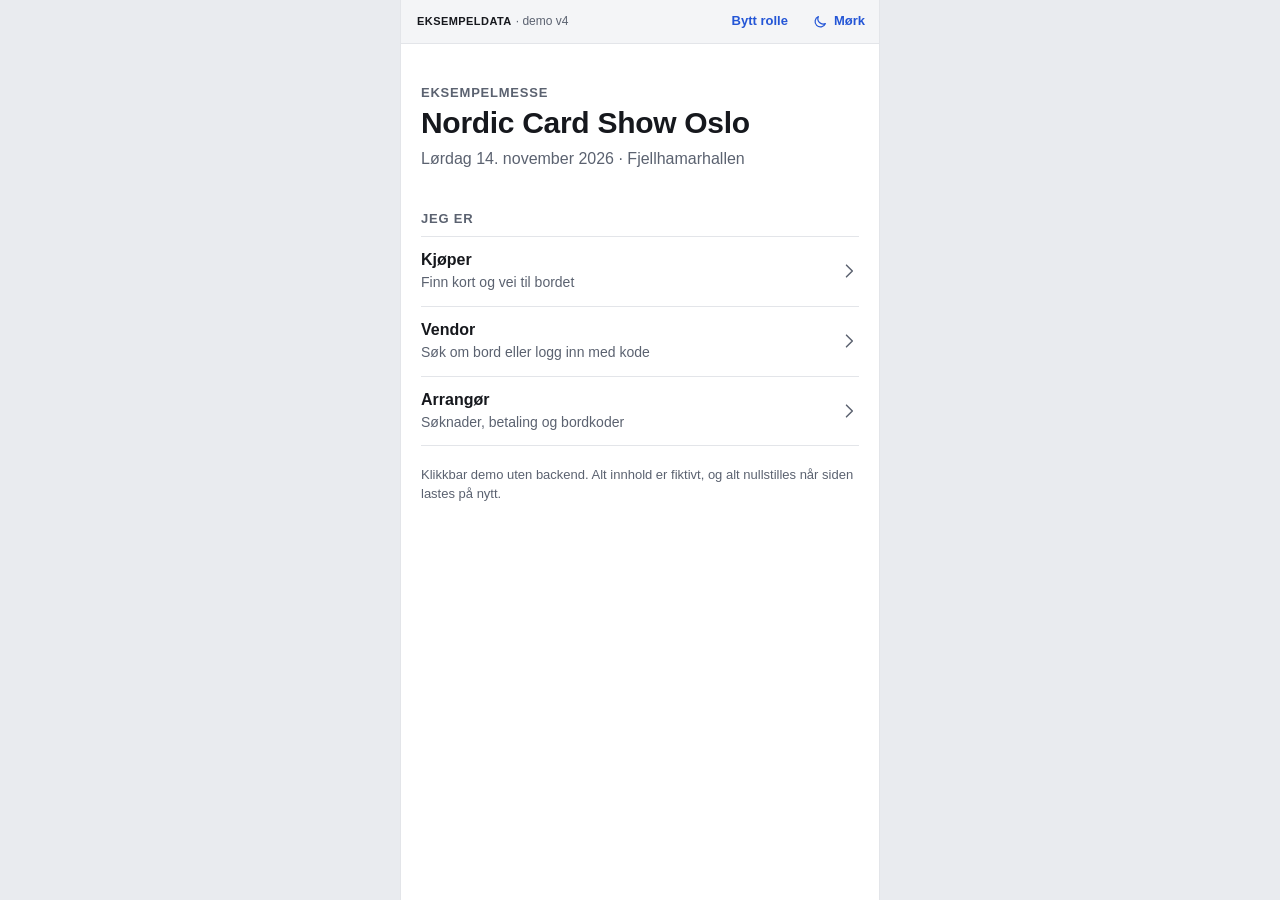
<file: v4.html>
<!DOCTYPE html>
<html lang="nb">
<head>
<meta charset="UTF-8">
<meta name="viewport" content="width=device-width, initial-scale=1, viewport-fit=cover">
<meta name="color-scheme" content="light dark">
<link rel="icon" href="data:,">
<title>Messekart – Nordic Card Show Oslo (demo v4, eksempeldata)</title>
<script>
  (function () {
    var saved = null;
    try { saved = localStorage.getItem('messekart-theme'); } catch (e) {}
    var dark = saved ? saved === 'dark' : window.matchMedia('(prefers-color-scheme: dark)').matches;
    document.documentElement.setAttribute('data-theme', dark ? 'dark' : 'light');
  })();
</script>
<style>
/* ===== v4: tokens ===== */
:root{
  --bg:#ffffff; --bg2:#f4f5f7; --tx:#16181d; --mu:#5b6270; --line:#e3e5e9; --line2:#c4c9d1;
  --ac:#2456d6; --ac-tx:#2456d6; --ac-soft:#e8eefc; --on-ac:#ffffff; --red:#b3261e;
  --m-floor:#f4f5f7; --m-zone:#e8eaee; --m-wall:#16181d; --m-tb:#ffffff; --m-tb-l:#b4bac4;
  --m-v:#d9dde4; --m-v-l:#8d95a3; --m-tx:#16181d; --page:#e9ebef; --scrim:rgba(15,16,18,.42);
  --sys:-apple-system,BlinkMacSystemFont,"Segoe UI",Roboto,"Helvetica Neue",Arial,sans-serif;
}
[data-theme=dark]{
  --bg:#0f1012; --bg2:#151618; --tx:#e8e9ec; --mu:#9599a3; --line:#25272b; --line2:#3a3d44;
  --ac:#3f6be0; --ac-tx:#88a7f6; --ac-soft:#1a2238; --on-ac:#ffffff; --red:#f2857b;
  --m-floor:#131416; --m-zone:#1c1e22; --m-wall:#b9bcc4; --m-tb:#0f1012; --m-tb-l:#3e424a;
  --m-v:#2b2e34; --m-v-l:#6c7280; --m-tx:#e8e9ec; --page:#070708; --scrim:rgba(0,0,0,.6);
}
*{box-sizing:border-box;-webkit-tap-highlight-color:transparent}
html,body{height:100%;margin:0}
body{background:var(--page);color:var(--tx);font:16px/1.4 var(--sys);-webkit-font-smoothing:antialiased}
button,input,select,textarea{font:inherit;color:inherit}
button{cursor:pointer;background:none;border:0;padding:0}
h1,h2,h3,p{margin:0}
a{color:var(--ac-tx)}
svg.i{width:24px;height:24px;fill:none;stroke:currentColor;stroke-width:1.8;stroke-linecap:round;stroke-linejoin:round;flex:none}
:focus-visible{outline:2px solid var(--ac);outline-offset:2px}
.mu{color:var(--mu)} .sm{font-size:13px} .mono{font-family:ui-monospace,SFMono-Regular,Menlo,Consolas,monospace;letter-spacing:.02em}

/* ===== skall ===== */
#app{position:relative;max-width:480px;height:100vh;height:100dvh;margin:0 auto;display:flex;flex-direction:column;overflow:hidden;background:var(--bg);border-left:1px solid var(--line);border-right:1px solid var(--line)}
.demobar{flex:none;height:36px;display:flex;align-items:center;gap:4px;padding:0 4px 0 16px;background:var(--bg2);border-bottom:1px solid var(--line);font-size:12px;color:var(--mu)}
.demobar b{color:var(--tx);font-weight:600;letter-spacing:.04em;text-transform:uppercase;font-size:11px}
.demobar .sp{flex:1}
.demobar button{min-height:36px;padding:0 10px;font-size:13px;font-weight:600;color:var(--ac-tx);display:flex;align-items:center;gap:6px}
.demobar button svg.i{width:16px;height:16px}
.stage{position:relative;flex:1;min-height:0}
.screen{position:absolute;inset:0;display:none;flex-direction:column;background:var(--bg)}
.screen.active{display:flex}
.scroll{flex:1;min-height:0;overflow-y:auto;overflow-x:hidden;padding:0 20px 28px;-webkit-overflow-scrolling:touch}
.dock{flex:none;padding:12px 20px calc(12px + env(safe-area-inset-bottom));background:var(--bg);border-top:1px solid var(--line);display:flex;flex-direction:column;gap:4px}
.navrow{display:flex;align-items:center;margin:0 -12px;min-height:52px}
.navrow .back{display:flex;align-items:center;gap:2px;min-height:48px;padding:0 12px;font-weight:600;color:var(--ac-tx)}
.navrow .back svg.i{width:22px;height:22px}
h1{font-size:30px;line-height:1.15;font-weight:700;letter-spacing:-.01em;padding:14px 0 6px}
h1.tight{padding-top:4px}
.lead{color:var(--mu);font-size:16px;line-height:1.45;padding-bottom:16px}
h2{font-size:13px;font-weight:600;letter-spacing:.06em;text-transform:uppercase;color:var(--mu);padding:24px 0 8px}
h3{font-size:18px;font-weight:700}

/* ===== bunnnavigasjon ===== */
.tabbar{flex:none;display:none;background:var(--bg);border-top:1px solid var(--line);padding-bottom:env(safe-area-inset-bottom)}
.tabbar.show{display:flex}
.tab{flex:1;min-height:58px;display:flex;flex-direction:column;align-items:center;justify-content:center;gap:2px;color:var(--mu);font-size:12px;font-weight:600}
.tab.on{color:var(--ac-tx)}
.tab svg.i{width:24px;height:24px}

/* ===== knapper ===== */
.btn{display:flex;align-items:center;justify-content:center;gap:8px;width:100%;min-height:54px;padding:0 20px;border-radius:12px;font-size:17px;font-weight:600;line-height:1.2;text-align:center;border:1.5px solid transparent}
.btn.primary{background:var(--ac);color:var(--on-ac)}
.btn.primary:disabled{background:var(--line);color:var(--mu);cursor:not-allowed}
.btn.sec{border-color:var(--line2);color:var(--tx);background:var(--bg)}
.btn.txt{color:var(--ac-tx);min-height:48px;font-size:16px}
.btn.danger{border-color:var(--line2);color:var(--red)}
.btn.sm{width:auto;min-height:48px;padding:0 18px;font-size:15px}
.btn.grow{flex:1}
.btnrow{display:flex;gap:10px}
.btn svg.i{width:20px;height:20px}

/* ===== skjema ===== */
.f{display:block;margin-bottom:16px}
.f>span,.flabel{display:block;font-size:13px;font-weight:600;color:var(--mu);margin-bottom:6px}
.f input,.f select,.f textarea,.inp{display:block;width:100%;min-height:52px;padding:12px 14px;border:1.5px solid var(--line2);border-radius:10px;background:var(--bg);font-size:16px;appearance:none;-webkit-appearance:none}
.f select{background-image:url("data:image/svg+xml,%3Csvg xmlns='http://www.w3.org/2000/svg' width='14' height='9' viewBox='0 0 14 9'%3E%3Cpath d='M1 1.5l6 6 6-6' fill='none' stroke='%238d95a3' stroke-width='2'/%3E%3C/svg%3E");background-position:right 16px center;background-repeat:no-repeat;padding-right:40px}
.f textarea{min-height:104px;resize:vertical}
.f input.code,.inp.code{font-family:ui-monospace,Menlo,Consolas,monospace;font-size:22px;letter-spacing:.06em;text-transform:uppercase;min-height:60px}
.f input:focus,.f select:focus,.f textarea:focus,.inp:focus{outline:none;border-color:var(--ac);box-shadow:0 0 0 1px var(--ac)}
.f input[readonly]{color:var(--mu);background:var(--bg2)}
.err{display:none;color:var(--red);font-size:14px;font-weight:600;padding:2px 0 12px}
.err.show{display:block}
.seg{display:flex;border:1.5px solid var(--line2);border-radius:10px;overflow:hidden}
.seg button{flex:1;min-height:50px;font-weight:600;color:var(--mu);border-left:1px solid var(--line2)}
.seg button:first-child{border-left:0}
.seg button.on{background:var(--ac);color:var(--on-ac)}
.search{position:relative;display:block}
.search svg.i{position:absolute;left:14px;top:14px;color:var(--mu)}
.search input{width:100%;min-height:52px;padding:0 14px 0 46px;border:1.5px solid var(--line2);border-radius:10px;background:var(--bg);font-size:16px;appearance:none;-webkit-appearance:none}
.search input:focus{outline:none;border-color:var(--ac);box-shadow:0 0 0 1px var(--ac)}
.tg{display:flex;align-items:center;justify-content:space-between;gap:12px;min-height:52px}
.tg input{position:absolute;opacity:0;width:0;height:0}
.tg .sw{flex:none;width:50px;height:30px;border-radius:15px;background:var(--line2);position:relative}
.tg .sw::after{content:"";position:absolute;left:3px;top:3px;width:24px;height:24px;border-radius:50%;background:#fff}
.tg input:checked+.sw{background:var(--ac)}
.tg input:checked+.sw::after{left:23px}
.tg input:focus-visible+.sw{outline:2px solid var(--ac);outline-offset:2px}

/* ===== lister ===== */
.list{list-style:none;margin:0;padding:0;border-top:1px solid var(--line)}
.row{display:flex;align-items:center;gap:12px;min-height:56px;padding:12px 0;border-bottom:1px solid var(--line);width:100%;text-align:left}
.row .g{flex:1;min-width:0}
.row .t{font-weight:600}
.row .d{font-size:14px;color:var(--mu)}
.row .chev{color:var(--mu);width:20px;height:20px}
.row .r{font-weight:600;white-space:nowrap}
.bignum{display:flex;gap:0;border-top:1px solid var(--line);border-bottom:1px solid var(--line);margin:4px 0 0}
.bignum div{flex:1;padding:12px 0 12px 14px;border-left:1px solid var(--line)}
.bignum div:first-child{border-left:0;padding-left:0}
.bignum b{display:block;font-size:32px;line-height:1.1;font-weight:700;letter-spacing:-.02em}
.bignum span{font-size:13px;color:var(--mu)}
.note{padding:12px 14px;border-left:3px solid var(--ac);background:var(--ac-soft);font-size:14px;margin:0 0 16px}
.empty{padding:28px 0;color:var(--mu);text-align:center}
.kv{display:flex;justify-content:space-between;gap:16px;padding:12px 0;border-bottom:1px solid var(--line);font-size:15px}
.kv span:first-child{color:var(--mu)}
.kv span:last-child{text-align:right;font-weight:600}
/* ===== v4: kart ===== */
.mapwrap{position:relative;flex:1;min-height:0;background:var(--m-floor);overflow:hidden}
.mapscroll{position:absolute;inset:0;overflow:auto;-webkit-overflow-scrolling:touch}
.mapscroll svg{display:block}
.svg-map text{font-family:var(--sys)}
.m-wall{fill:none;stroke:var(--m-wall);stroke-width:4;stroke-linecap:square}
.m-hall{fill:var(--m-floor)}
.m-page{fill:var(--bg)}
.m-zone{fill:var(--m-zone);stroke:none}
.m-zl{font-size:15px;font-weight:700;letter-spacing:.08em;fill:var(--mu);text-anchor:middle}
.m-door{font-size:15px;font-weight:700;letter-spacing:.06em;fill:var(--tx);text-anchor:middle}
.m-dim{font-size:15px;fill:var(--mu);text-anchor:middle}
.m-scale{stroke:var(--tx);stroke-width:3;fill:none}
.m-st{font-size:17px;font-weight:700;fill:var(--tx)}
.m-tb rect{fill:var(--m-tb);stroke:var(--m-tb-l);stroke-width:2}
.m-tb text{font-size:21px;font-weight:600;fill:var(--mu);text-anchor:middle;pointer-events:none}
.m-tb.v rect{fill:var(--m-v);stroke:var(--m-v-l)}
.m-tb.v text{fill:var(--m-tx)}
.m-tb.click{cursor:pointer}
.m-tb.pick rect{stroke:var(--ac);stroke-width:3}
.m-tb.taken rect{fill:var(--m-zone);stroke:var(--m-zone)}
.m-tb.taken text{fill:var(--m-v-l)}
.m-tb.own rect{fill:var(--tx);stroke:var(--tx)}
.m-tb.own text{fill:var(--bg)}
.m-tb.sel rect{fill:var(--ac);stroke:var(--ac)}
.m-tb.sel text{fill:#fff}
.m-route-c{fill:none;stroke:var(--bg);stroke-width:13;stroke-linejoin:round;stroke-linecap:round}
.m-route{fill:none;stroke:var(--ac);stroke-width:6;stroke-linejoin:round;stroke-linecap:round}
.m-you-r{fill:#fff;stroke:none}
.m-you{fill:var(--ac);stroke:#fff;stroke-width:3}
.m-youl rect{fill:var(--tx)}
.m-youl text{fill:var(--bg);font-size:15px;font-weight:700;text-anchor:middle}
.m-pin rect{fill:var(--ac)}
.m-pin text{fill:#fff;font-size:15px;font-weight:700;text-anchor:middle}
.mtop{position:absolute;left:12px;right:12px;top:12px;z-index:5;display:flex;flex-direction:column;gap:8px}
.fakesearch{display:flex;align-items:center;gap:10px;min-height:52px;padding:0 14px;background:var(--bg);border:1.5px solid var(--line2);border-radius:10px;color:var(--mu);font-size:16px;text-align:left;box-shadow:0 1px 2px rgba(0,0,0,.08)}
.fakesearch svg.i{width:22px;height:22px}
.zoomb{position:absolute;right:12px;z-index:5;display:flex;flex-direction:column;border:1.5px solid var(--line2);border-radius:10px;background:var(--bg);overflow:hidden;box-shadow:0 1px 2px rgba(0,0,0,.08)}
.zoomb button{width:48px;height:48px;display:flex;align-items:center;justify-content:center;font-size:24px;font-weight:500;color:var(--tx)}
.zoomb button+button{border-top:1px solid var(--line2)}
.scalebar{position:absolute;left:12px;z-index:4;font-size:12px;color:var(--mu)}

/* ===== festet panel nederst ===== */
.panel{position:absolute;left:0;right:0;bottom:0;z-index:6;background:var(--bg);border-top:1px solid var(--line2);border-radius:14px 14px 0 0;max-height:78%;display:flex;flex-direction:column;box-shadow:0 -1px 3px rgba(0,0,0,.06)}
.panel .grip{flex:none;width:100%;height:20px;display:flex;align-items:center;justify-content:center}
.panel .grip i{display:block;width:36px;height:4px;border-radius:2px;background:var(--line2)}
.pn-body{flex:1;min-height:0;overflow-y:auto;padding:0 20px}
.pn-foot{flex:none;padding:12px 20px 14px;display:flex;gap:10px}
.pn-title{font-size:22px;font-weight:700;line-height:1.2;letter-spacing:-.01em}
.pn-sub{font-size:14px;color:var(--mu);margin-top:2px}
.pn-meta{display:flex;gap:24px;padding:14px 0 6px}
.pn-meta b{display:block;font-size:26px;font-weight:700;letter-spacing:-.02em;line-height:1.1}
.pn-meta span{font-size:13px;color:var(--mu)}
.pn-bio{padding:10px 0 4px;color:var(--tx);font-size:15px}
.pn-h{font-size:13px;font-weight:600;letter-spacing:.06em;text-transform:uppercase;color:var(--mu);padding:16px 0 4px}
.contact a{display:flex;align-items:center;gap:12px;min-height:48px;text-decoration:none;color:var(--ac-tx);font-weight:600;border-bottom:1px solid var(--line)}
.contact a span.k{width:64px;color:var(--mu);font-weight:500;font-size:14px}

/* ===== varerader ===== */
.item{display:flex;align-items:center;gap:12px;padding:12px 0;border-bottom:1px solid var(--line);width:100%;text-align:left;min-height:64px}
.item .th{flex:none;width:48px;height:64px;border-radius:4px;background:var(--m-zone);object-fit:cover;display:flex;align-items:center;justify-content:center;color:var(--m-v-l);border:1px solid var(--line)}
.item .th svg.i{width:20px;height:20px}
.item .g{flex:1;min-width:0}
.item .nm{font-weight:600;line-height:1.25}
.item .cd{font-size:14px;color:var(--mu)}
.item .pr{font-weight:700;white-space:nowrap;text-align:right}
.item .ext{display:inline-block;margin-top:4px;font-size:14px;font-weight:600}

/* ===== ark ===== */
.scrim{position:absolute;inset:0;z-index:30;background:var(--scrim);display:none;align-items:flex-end}
.scrim.open{display:flex}
.sheet{width:100%;max-height:92%;display:flex;flex-direction:column;background:var(--bg);border-radius:14px 14px 0 0;border-top:1px solid var(--line2)}
.sheet .grip{flex:none;height:20px;display:flex;align-items:center;justify-content:center}
.sheet .grip i{display:block;width:36px;height:4px;border-radius:2px;background:var(--line2)}
.sh-head{flex:none;display:flex;align-items:center;gap:4px;padding:0 8px 0 20px;min-height:52px}
.sh-head h3{flex:1}
.sh-head .ib{width:48px;height:48px;display:flex;align-items:center;justify-content:center;color:var(--tx)}
.sh-body{flex:1;min-height:0;overflow-y:auto;padding:0 20px 16px}
.sh-foot{flex:none;padding:12px 20px calc(14px + env(safe-area-inset-bottom));border-top:1px solid var(--line);display:flex;flex-direction:column;gap:6px;background:var(--bg)}
.toast{position:absolute;left:16px;right:16px;top:44px;z-index:50;background:var(--tx);color:var(--bg);padding:14px 16px;border-radius:10px;font-size:15px;font-weight:600;display:none;text-align:center}
.toast.show{display:block}

/* ===== arrangør: søknader ===== */
.apps{list-style:none;margin:0;padding:0;border-top:1px solid var(--line)}
.app{padding:16px 0;border-bottom:1px solid var(--line)}
.app .top{display:flex;align-items:flex-start;justify-content:space-between;gap:12px;width:100%;text-align:left}
.app .nm{font-size:18px;font-weight:700;line-height:1.25}
.app .meta{font-size:14px;color:var(--mu);margin-top:2px}
.app .bord{font-size:15px;font-weight:700;white-space:nowrap}
.app .st{display:flex;align-items:center;gap:8px;margin-top:10px;font-size:14px;font-weight:600}
.app .acts{display:flex;gap:10px;margin-top:12px}
.dot{flex:none;width:10px;height:10px;border-radius:50%;display:inline-block;box-sizing:border-box}
.dot.new{background:var(--ac)} .dot.appr{border:2px solid var(--ac)} .dot.paid{background:var(--tx)} .dot.sent{background:var(--mu)} .dot.rej{border:2px solid var(--mu)}
.codebox{border:1.5px solid var(--tx);border-radius:10px;padding:16px;text-align:center;margin:8px 0 16px}
.codebox b{display:block;font-family:ui-monospace,Menlo,Consolas,monospace;font-size:28px;letter-spacing:.06em}
.codebox span{display:block;font-size:13px;color:var(--mu);margin-bottom:6px}
.chips{display:flex;flex-wrap:wrap;gap:8px;margin:6px 0 14px}
.chip{min-height:48px;min-width:56px;padding:0 14px;border:1.5px solid var(--line2);border-radius:10px;font-weight:600;font-size:16px;display:flex;align-items:center;justify-content:center;background:var(--bg)}
.chip.on{background:var(--ac);border-color:var(--ac);color:#fff}
.pickmap{position:relative;height:250px;border:1px solid var(--line2);border-radius:8px;overflow:hidden;margin-bottom:8px}

/* ===== vendor: status ===== */
.steps{list-style:none;margin:8px 0 20px;padding:0}
.steps li{position:relative;padding:0 0 22px 32px;color:var(--mu);font-size:16px}
.steps li::before{content:"";position:absolute;left:5px;top:6px;width:12px;height:12px;border-radius:50%;border:2px solid var(--line2);background:var(--bg);box-sizing:border-box}
.steps li::after{content:"";position:absolute;left:10px;top:20px;bottom:-6px;width:2px;background:var(--line2)}
.steps li:last-child::after{display:none}
.steps li.done{color:var(--tx)}
.steps li.done::before{background:var(--tx);border-color:var(--tx)}
.steps li.done::after{background:var(--tx)}
.steps li.now{color:var(--tx);font-weight:700}
.steps li.now::before{background:var(--ac);border-color:var(--ac);box-shadow:0 0 0 4px var(--ac-soft)}
.steps li small{display:block;font-weight:400;color:var(--mu);font-size:14px}
.big-state{font-size:24px;font-weight:700;line-height:1.2;letter-spacing:-.01em;padding:4px 0 8px}

/* ===== legg til vare ===== */
.stepbar{display:flex;gap:6px;margin:0 0 6px}
.stepbar i{flex:1;height:4px;border-radius:2px;background:var(--line2)}
.stepbar i.on{background:var(--ac)}
.steplbl{font-size:14px;color:var(--mu);margin-bottom:16px}
.steplbl b{color:var(--tx)}
.camb{display:flex;align-items:center;gap:14px;width:100%;min-height:72px;padding:0 16px;border-radius:12px;background:var(--ac);color:#fff;text-align:left}
.camb svg.i{width:28px;height:28px}
.camb b{display:block;font-size:17px}
.camb span.d{font-size:14px;opacity:.9}
.vf{position:relative;height:190px;border-radius:12px;background:#15171b;color:#fff;overflow:hidden;margin-bottom:6px}
.vf .fr{position:absolute;left:30%;right:30%;top:14%;bottom:24%;border:2px solid #fff}
.vf .sl{position:absolute;left:30%;right:30%;height:2px;background:var(--ac-tx);top:20%;animation:scan 1.1s linear infinite alternate}
@keyframes scan{to{top:68%}}
.vf .tg2{position:absolute;left:12px;top:10px;font-size:12px;font-weight:700;letter-spacing:.08em}
.vf .lb{position:absolute;left:0;right:0;bottom:12px;text-align:center;font-size:14px}
.or{display:flex;align-items:center;gap:12px;color:var(--mu);font-size:14px;margin:18px 0}
.or::before,.or::after{content:"";flex:1;height:1px;background:var(--line2)}
.res{display:flex;align-items:center;gap:12px;width:100%;text-align:left;padding:10px 0;border-bottom:1px solid var(--line);min-height:64px}
.res .th{flex:none;width:44px;height:60px;border-radius:4px;object-fit:cover;border:1px solid var(--line)}
.res .g{flex:1;min-width:0}
.res b{font-weight:600}
.tag{display:inline-block;font-size:12px;font-weight:700;letter-spacing:.04em;border:1.5px solid var(--tx);border-radius:4px;padding:0 6px;line-height:18px}
.slabcard{display:flex;gap:14px;padding:4px 0 18px;border-bottom:1px solid var(--line);margin-bottom:16px}
.slabcard img{width:72px;height:auto;border-radius:4px;border:1px solid var(--line);align-self:flex-start}
.official{border:1.5px solid var(--line2);border-radius:10px;padding:12px;margin-bottom:12px}
.official.on{border-color:var(--ac)}
.official .imgs{display:flex;gap:8px;overflow-x:auto;margin:8px 0}
.official .imgs img{height:120px;border-radius:4px;border:1px solid var(--line)}
.imgedit{display:flex;gap:8px;flex-wrap:wrap;margin-bottom:10px}
.imgedit .im{position:relative;width:76px;height:100px}
.imgedit img{width:100%;height:100%;object-fit:cover;border-radius:4px;border:1px solid var(--line)}
.imgedit .rm{position:absolute;right:-6px;top:-6px;width:28px;height:28px;border-radius:50%;background:var(--tx);color:var(--bg);display:flex;align-items:center;justify-content:center}
.imgedit .rm svg.i{width:14px;height:14px;stroke-width:2.4}
.filebtn{position:relative;overflow:hidden}
.filebtn input{position:absolute;inset:0;opacity:0;cursor:pointer}
.lockhint{font-size:14px;color:var(--mu);padding:0 0 4px}
[data-ic]{display:inline-flex}
.row .chev{display:flex;flex:none}
.demobar{height:44px}
.demobar button{min-height:44px;min-width:44px}
.row .chev svg.i{width:20px;height:20px}
.item .ext{display:inline-flex;align-items:center;min-height:44px;margin-top:0}
</style>
</head>
<body>
<div id="app">
  <div class="demobar"><b>Eksempeldata</b><span>· demo v4</span><span class="sp"></span><button id="btn-role" aria-label="Bytt rolle">Bytt rolle</button><button data-theme-btn aria-label="Bytt lys/mørk modus"></button></div>
  <div class="stage">

  <section class="screen" id="s-start" data-title="Messekart">
    <div class="scroll">
      <div style="height:40px"></div>
      <p class="mu sm" style="font-weight:600;letter-spacing:.06em;text-transform:uppercase">Eksempelmesse</p>
      <h1 class="tight" data-ev-name>Nordic Card Show Oslo</h1>
      <p class="lead" data-event-line></p>
      <h2>Jeg er</h2>
      <ul class="list">
        <li><button class="row" data-go="kart"><span class="g"><span class="t">Kjøper</span><br><span class="d">Finn kort og vei til bordet</span></span><span data-ic="chev" class="chev"></span></button></li>
        <li><button class="row" data-go="vendor"><span class="g"><span class="t">Vendor</span><br><span class="d">Søk om bord eller logg inn med kode</span></span><span data-ic="chev" class="chev"></span></button></li>
        <li><button class="row" data-go="arr"><span class="g"><span class="t">Arrangør</span><br><span class="d">Søknader, betaling og bordkoder</span></span><span data-ic="chev" class="chev"></span></button></li>
      </ul>
      <p class="mu sm" style="padding-top:20px">Klikkbar demo uten backend. Alt innhold er fiktivt, og alt nullstilles når siden lastes på nytt.</p>
    </div>
  </section>

  <section class="screen" id="s-vendor" data-title="Vendor" data-back="start">
    <div class="scroll">
      <div class="navrow"><button class="back" data-back><svg class="i" viewBox="0 0 24 24" aria-hidden="true"><path d="M15 5l-7 7 7 7"/></svg>Tilbake</button></div>
      <h1 class="tight">Bord som vendor</h1>
      <p class="lead">Du søker om bord her. Arrangøren godkjenner søknaden og fakturerer deg utenfor appen. Bordkoden får du først når betalingen er registrert.</p>
      <ol class="steps"><li>Du sender søknad<small>Firmanavn, bordstørrelse og hva du selger</small></li><li>Arrangøren godkjenner og gir deg bord</li><li>Du betaler fakturaen<small>Utenfor appen, som i dag</small></li><li>Du får bordkoden og logger inn</li></ol>
    </div>
    <div class="dock"><button class="btn primary" id="btn-apply">Søk om bord</button><button class="btn txt" data-go="vendor-login">Jeg har en kode</button></div>
  </section>

  <section class="screen" id="s-soknad" data-title="Søknad" data-back="vendor">
    <div class="scroll">
      <div class="navrow"><button class="back" data-back><svg class="i" viewBox="0 0 24 24" aria-hidden="true"><path d="M15 5l-7 7 7 7"/></svg>Tilbake</button></div>
      <h1 class="tight">Søknad om bord</h1>
      <p class="lead" data-event-line2></p>
      <label class="f"><span>Firmanavn</span><input id="sk-firma" autocomplete="off" placeholder="F.eks. Norsk Kortlager"></label>
      <label class="f"><span>Kontaktperson</span><input id="sk-person" autocomplete="off" placeholder="Fornavn Etternavn"></label>
      <label class="f"><span>E-post</span><input id="sk-epost" type="email" autocomplete="off" placeholder="navn@firma.no"></label>
      <div class="btnrow" style="margin-bottom:0">
        <label class="f" style="flex:2"><span>Bordstørrelse</span><select id="sk-str"><option>Halvt bord (0,9 m)</option><option selected>Standard (1,8 m)</option><option>Dobbelt (3,6 m)</option></select></label>
        <label class="f" style="flex:1"><span>Antall</span><select id="sk-ant"><option>1</option><option>2</option><option>3</option></select></label>
      </div>
      <label class="f"><span>Hva selger du?</span><textarea id="sk-desc" maxlength="240" placeholder="F.eks. Pokémon-singles, sealed og noen graderte kort"></textarea></label>
      <div class="err" id="sk-err" role="alert"></div>
      <button class="btn txt" id="btn-sk-demo">Fyll ut eksempel</button>
    </div>
    <div class="dock"><button class="btn primary" id="btn-sk-send">Send søknad</button></div>
  </section>

  <section class="screen" id="s-status" data-title="Status" data-back="vendor">
    <div class="scroll" id="st-body"></div>
    <div class="dock" id="st-dock"></div>
  </section>

  <section class="screen" id="s-vendor-login" data-title="Innlogging" data-back="vendor">
    <div class="scroll">
      <div class="navrow"><button class="back" data-back><svg class="i" viewBox="0 0 24 24" aria-hidden="true"><path d="M15 5l-7 7 7 7"/></svg>Tilbake</button></div>
      <h1 class="tight">Logg inn med kode</h1>
      <p class="lead">Koden har du fått av arrangøren etter at bordet er betalt. Det finnes ingen åpen registrering.</p>
      <label class="f"><span>Bordkode</span><input id="v-code" class="code" placeholder="OTS-12-K7Q4" autocomplete="off" autocapitalize="characters" spellcheck="false"></label>
      <div class="err" id="v-err" role="alert"></div>
      <button class="btn txt" id="btn-v-demo">Demo: fyll inn gyldig kode</button>
    </div>
    <div class="dock"><button class="btn primary" id="btn-v-login">Logg inn</button><button class="btn txt" data-go="vendor">Har du ikke kode? Søk om bord</button></div>
  </section>

  <section class="screen" id="s-vendor-home" data-title="Mitt bord">
    <div class="scroll">
      <h1 id="vh-name" style="padding-top:20px"></h1>
      <p class="lead" id="vh-sub" style="padding-bottom:12px"></p>
      <div class="bignum"><div><b id="vh-n">0</b><span>varer</span></div><div><b id="vh-b">0</b><span>bord</span></div></div>
      <h2>Varer</h2>
      <div id="vh-items"></div>
    </div>
    <div class="dock"><button class="btn primary" id="btn-add">Legg til vare</button></div>
  </section>

  <section class="screen" id="s-vendor-kart" data-title="Kart">
    <div class="mapwrap" id="vk-wrap">
      <div class="mtop"><div class="fakesearch" style="cursor:default"><span data-ic="pin"></span><span id="vk-hint">Trykk på et bord for å se vendor</span></div></div>
      <div class="mapscroll" id="vk-scroll"></div>
      <div class="zoomb" style="top:76px"><button data-zoom="1" aria-label="Zoom inn">+</button><button data-zoom="-1" aria-label="Zoom ut">−</button></div>
      <div class="panel" id="vk-panel"></div>
    </div>
  </section>

  <section class="screen" id="s-vendor-profil" data-title="Profil">
    <div class="scroll">
      <h1 style="padding-top:20px">Profil</h1>
      <p class="lead">Dette ser andre vendors. Kjøpere ser bare bio og varer, aldri kontaktinfo.</p>
      <label class="f"><span>Kort bio</span><textarea id="pf-bio" maxlength="160" placeholder="Hva selger du?"></textarea></label>
      <h2>Kontaktfelt</h2>
      <div class="f" style="margin:0"><span class="flabel" style="margin:0">Telefon</span><input class="inp" id="pf-phone" inputmode="tel"><label class="tg"><span>Vis for andre vendors</span><input type="checkbox" id="pf-show-phone"><span class="sw"></span></label></div>
      <div class="f" style="margin:0"><span class="flabel" style="margin:0">E-post</span><input class="inp" id="pf-email" type="email"><label class="tg"><span>Vis for andre vendors</span><input type="checkbox" id="pf-show-email"><span class="sw"></span></label></div>
      <div class="f" style="margin:0"><span class="flabel" style="margin:0">Instagram</span><input class="inp" id="pf-ig" placeholder="@brukernavn"><label class="tg"><span>Vis for andre vendors</span><input type="checkbox" id="pf-show-ig"><span class="sw"></span></label></div>
      <button class="btn txt" id="btn-logout" style="margin-top:12px">Logg ut</button>
    </div>
    <div class="dock"><button class="btn primary" id="btn-pf-save">Lagre profil</button></div>
  </section>
  <section class="screen" id="s-arr" data-title="Søknader">
    <div class="scroll">
      <h1 style="padding-top:20px">Søknader</h1>
      <p class="lead" id="arr-lead" style="padding-bottom:12px"></p>
      <div class="bignum" id="arr-num"></div>
      <div class="seg" id="arr-seg" style="margin-top:16px"><button data-f="todo" class="on">Trenger handling</button><button data-f="all">Alle</button></div>
      <ul class="apps" id="arr-apps" style="margin-top:12px"></ul>
      <p class="mu sm" style="padding-top:14px">Betaling skjer utenfor appen: du fakturerer som i dag og trykker «Marker som betalt» når pengene er inne. Først da kan du sende bordkoden.</p>
    </div>
  </section>

  <section class="screen" id="s-arr-bord" data-title="Bord">
    <div class="scroll">
      <h1 style="padding-top:20px">Bordliste</h1>
      <p class="lead" id="ab-lead" style="padding-bottom:12px"></p>
      <label class="search"><span data-ic="search"></span><input type="search" id="arr-q" placeholder="Bordnummer eller navn" autocomplete="off"></label>
      <div class="seg" id="ab-seg" style="margin-top:12px"><button data-f="used" class="on">Tildelt</button><button data-f="all">Alle bord</button></div>
      <ul class="list" id="ab-list" style="margin-top:12px"></ul>
    </div>
  </section>

  <section class="screen" id="s-arr-messe" data-title="Messe">
    <div class="scroll">
      <h1 style="padding-top:20px">Messe</h1>
      <p class="lead">Forhåndsutfylt eksempelmesse.</p>
      <label class="f"><span>Navn</span><input id="ev-name"></label>
      <label class="f"><span>Dato</span><input id="ev-date" type="date"></label>
      <label class="f"><span>Sted</span><input id="ev-place"></label>
      <h2>Hall</h2>
      <div class="kv"><span>Hall</span><span>Fjellhamarhallen</span></div>
      <div class="kv"><span>Størrelse</span><span>60 × 40 m</span></div>
      <div class="kv"><span>Bord</span><span id="ev-tables"></span></div>
      <p class="mu sm" style="padding-top:10px">Innredningen på kartet er et forenklet utkast for demoen, ikke en faktisk oppmåling eller den reelle planløsningen.</p>
    </div>
    <div class="dock"><button class="btn primary" id="btn-ev-save">Lagre messe</button></div>
  </section>

  <section class="screen" id="s-kart" data-title="Kart">
    <div class="mapwrap" id="k-wrap">
      <div class="mtop">
        <button class="fakesearch" data-go="sok"><span data-ic="search"></span><span>Søk etter kort eller vendor</span></button>
        <div class="note" id="pick-banner" style="display:none;margin:0;background:var(--bg);border-left-width:4px;box-shadow:0 1px 2px rgba(0,0,0,.08)"><b>Trykk på bordet du står ved</b> <button class="btn txt sm" id="btn-pick-cancel" style="min-height:44px;padding:0 4px 0 12px">Avbryt</button></div>
      </div>
      <div class="mapscroll" id="k-scroll"></div>
      <div class="zoomb" style="top:76px"><button data-zoom="1" aria-label="Zoom inn">+</button><button data-zoom="-1" aria-label="Zoom ut">−</button></div>
      <div class="panel" id="k-panel"></div>
    </div>
  </section>

  <section class="screen" id="s-sok" data-title="Søk" data-back="kart">
    <div class="scroll">
      <div class="navrow"><button class="back" data-back><svg class="i" viewBox="0 0 24 24" aria-hidden="true"><path d="M15 5l-7 7 7 7"/></svg>Kart</button></div>
      <h1 class="tight">Søk</h1>
      <label class="search"><span data-ic="search"></span><input type="search" id="q" placeholder="Kortnavn, f.eks. Sol Ring" autocomplete="off" enterkeyhint="search"></label>
      <div id="q-res" style="margin-top:8px"></div>
    </div>
  </section>

  <section class="screen" id="s-bord" data-title="Bord" data-back="kart">
    <div class="scroll">
      <div class="navrow"><button class="back" data-back><svg class="i" viewBox="0 0 24 24" aria-hidden="true"><path d="M15 5l-7 7 7 7"/></svg>Kart</button></div>
      <p class="mu" id="b-booth" style="font-weight:600"></p>
      <h1 class="tight" id="b-name"></h1>
      <p class="lead" id="b-bio" style="padding-bottom:4px"></p>
      <h2>Varer</h2>
      <div id="b-items"></div>
    </div>
    <div class="dock"><button class="btn primary" id="btn-route">Vis vei til bordet</button></div>
  </section>

  </div>
  <div class="scrim" id="sh-flow"><div class="sheet" id="flow"></div></div>

  <div class="scrim" id="sh-pos"><div class="sheet">
    <div class="grip"><i></i></div>
    <div class="sh-head"><h3>Hvor står du?</h3><button class="ib" data-close aria-label="Lukk"><span data-ic="x"></span></button></div>
    <div class="sh-body">
      <p class="mu" style="padding-bottom:16px">Ruten starter fra bordet du velger. Appen bruker ikke GPS.</p>
      <label class="f"><span>Bordnummer</span><input id="pos-num" type="number" inputmode="numeric" min="1" max="54" placeholder="F.eks. 16"></label>
      <div class="err" id="pos-err"></div>
    </div>
    <div class="sh-foot">
      <button class="btn primary" id="btn-pos-num">Bruk bordnummer</button>
      <button class="btn sec" id="btn-pick-map">Trykk på bordet i kartet</button>
      <button class="btn txt" id="btn-pos-reset">Start fra inngangen</button>
    </div>
  </div></div>

  <div class="scrim" id="sh-approve"><div class="sheet" id="approve"></div></div>
  <div class="scrim" id="sh-paid"><div class="sheet" id="paid"></div></div>
  <div class="scrim" id="sh-send"><div class="sheet" id="send"></div></div>
  <div class="scrim" id="sh-reject"><div class="sheet" id="reject"></div></div>

  <div class="toast" id="toast" role="status" aria-live="polite"></div>
  <nav class="tabbar" id="tabbar" aria-label="Hovednavigasjon"></nav>
</div>
<script>
(function () {
  'use strict';
  var $ = function (s, r) { return (r || document).querySelector(s); };
  var $$ = function (s, r) { return Array.prototype.slice.call((r || document).querySelectorAll(s)); };
  function esc(s) { return String(s == null ? '' : s).replace(/[&<>"']/g, function (c) { return { '&': '&amp;', '<': '&lt;', '>': '&gt;', '"': '&quot;', "'": '&#39;' }[c]; }); }
  function find(arr, fn) { for (var i = 0; i < arr.length; i++) if (fn(arr[i])) return arr[i]; return null; }

  /* ===== Linjeikoner (ett sett, 24px, 1.8 strek) ===== */
  var IC = {
    back: '<path d="M15 5l-7 7 7 7"/>', chev: '<path d="M9 5l7 7-7 7"/>', x: '<path d="M6 6l12 12M18 6L6 18"/>',
    plus: '<path d="M12 5v14M5 12h14"/>', check: '<path d="M5 12.5l4.5 4.5L19 7.5"/>',
    map: '<path d="M9 4L3 6.5v13.5l6-2.5 6 2.5 6-2.5V4l-6 2.5z"/><path d="M9 4v13.5M15 6.5V20"/>',
    search: '<circle cx="11" cy="11" r="6.5"/><path d="M16 16l4.5 4.5"/>',
    store: '<path d="M4 9l1.5-5h13L20 9"/><path d="M4 9h16v0a3 3 0 01-5.3 1.9A3 3 0 0112 12a3 3 0 01-2.7-1.1A3 3 0 014 9z"/><path d="M5.5 13v7h13v-7"/>',
    user: '<circle cx="12" cy="8.5" r="3.8"/><path d="M4.5 20c.6-3.8 3.6-6 7.5-6s6.9 2.2 7.5 6"/>',
    list: '<path d="M8 6h12M8 12h12M8 18h12"/><path d="M4 6h.01M4 12h.01M4 18h.01"/>',
    inbox: '<path d="M4 13l2.5-8h11L20 13v6H4z"/><path d="M4 13h5l1 2.5h4l1-2.5h5"/>',
    cam: '<path d="M4 8h3.5l1.5-2.5h6L16.5 8H20v11H4z"/><circle cx="12" cy="13" r="3.5"/>',
    img: '<rect x="4" y="5" width="16" height="14"/><path d="M4 16l4.5-4.5 4 4 3-3L20 16"/>',
    sun: '<circle cx="12" cy="12" r="4"/><path d="M12 3v2.5M12 18.5V21M3 12h2.5M18.5 12H21M5.6 5.6l1.8 1.8M16.6 16.6l1.8 1.8M5.6 18.4l1.8-1.8M16.6 7.4l1.8-1.8"/>',
    moon: '<path d="M20 14.5A8 8 0 019.5 4 8 8 0 1020 14.5z"/>',
    swap: '<path d="M4 8h14l-3-3M20 16H6l3 3"/>', card: '<rect x="6" y="3.5" width="12" height="17" rx="1.5"/>',
    pin: '<path d="M12 21s6-5.6 6-11a6 6 0 10-12 0c0 5.4 6 11 6 11z"/><circle cx="12" cy="10" r="2"/>'
  };
  function ic(n, sz) { return '<svg class="i" viewBox="0 0 24 24" aria-hidden="true"' + (sz ? ' style="width:' + sz + 'px;height:' + sz + 'px"' : '') + '>' + IC[n] + '</svg>'; }

  /* ===== GEOMETRI: Fjellhamarhallen 60 x 40 m (forenklet utkast) ===== */
  var U = 24, MG = { l: 48, t: 56, r: 48, b: 96 }, HW = 60, HH = 40;
  var MW = HW * U + MG.l + MG.r, MH = HH * U + MG.t + MG.b;
  function X(m) { return MG.l + m * U; } function Y(m) { return MG.t + m * U; }
  var COLX = [4.5, 24.1, 43.7], ROWC = [10, 18, 26], HY = [6, 14, 22, 30], VX = [2.25, 20.3, 39.9, 57.85], TWm = 3.8, THm = 1.5;
  var TABLES = {};
  ROWC.forEach(function (rc, r) {
    COLX.forEach(function (cx0, c) {
      var n0 = (r * 3 + c) * 6 + 1;
      for (var i = 0; i < 3; i++) {
        var xm = cx0 + 4 * i + 0.1, cxm = xm + TWm / 2;
        var a = n0 + i, b = n0 + 3 + i;
        TABLES[a] = { n: a, x: X(xm), y: Y(rc - THm), w: TWm * U, h: THm * U, k: r, acc: [X(cxm), Y(HY[r])], edge: [X(cxm), Y(rc - THm)] };
        TABLES[b] = { n: b, x: X(xm), y: Y(rc), w: TWm * U, h: THm * U, k: r + 1, acc: [X(cxm), Y(HY[r + 1])], edge: [X(cxm), Y(rc + THm)] };
      }
    });
  });
  var ALL_TABLES = Object.keys(TABLES).map(Number).sort(function (a, b) { return a - b; });
  var NTAB = ALL_TABLES.length;
  var NODES = {}, EDGES = {}, LINEX = [];
  function nk(xm, k) { return xm + ',' + k; }
  HY.forEach(function (hy, k) {
    var xs = VX.slice(); if (k === 3) xs.splice(2, 0, 30.1); LINEX[k] = xs;
    xs.forEach(function (xm) { NODES[nk(xm, k)] = [X(xm), Y(hy)]; });
  });
  NODES.E = [X(30.1), Y(HH)];
  function dist(p, q) { return Math.abs(p[0] - q[0]) + Math.abs(p[1] - q[1]); }
  function link(a, b) { var d = dist(NODES[a], NODES[b]); (EDGES[a] = EDGES[a] || []).push([b, d]); (EDGES[b] = EDGES[b] || []).push([a, d]); }
  LINEX.forEach(function (xs, k) { for (var i = 0; i < xs.length - 1; i++) link(nk(xs[i], k), nk(xs[i + 1], k)); });
  VX.forEach(function (xm) { for (var k = 0; k < 3; k++) link(nk(xm, k), nk(xm, k + 1)); });
  link('E', nk(30.1, 3));

  function dijkstra(src) {
    var d = {}, prev = {}, left = Object.keys(NODES);
    left.forEach(function (k) { d[k] = Infinity; }); d[src] = 0;
    while (left.length) {
      left.sort(function (a, b) { return d[a] - d[b]; });
      var u = left.shift();
      (EDGES[u] || []).forEach(function (e) { if (d[u] + e[1] < d[e[0]]) { d[e[0]] = d[u] + e[1]; prev[e[0]] = u; } });
    }
    return { d: d, prev: prev };
  }
  function segEnds(t) {
    var xs = LINEX[t.k], xm = (t.acc[0] - MG.l) / U;
    for (var i = 0; i < xs.length - 1; i++) if (xm >= xs[i] - 1e-6 && xm <= xs[i + 1] + 1e-6) return [nk(xs[i], t.k), nk(xs[i + 1], t.k)];
    return null;
  }
  // Rute langs gangene: fromBooth == null => fra inngangen. Returnerer { pts, len } (len i svg-enheter)
  function route(fromBooth, n) {
    var t = TABLES[n], tEnds = segEnds(t), starts;
    if (fromBooth == null) starts = [{ k: 'E', pre: [], c: 0 }];
    else {
      var s = TABLES[fromBooth];
      if (fromBooth === n) return { pts: [s.edge, s.edge], len: 0 };
      var sEnds = segEnds(s);
      if (sEnds.join() === tEnds.join()) return { pts: [s.edge, s.acc, t.acc, t.edge], len: dist(s.edge, s.acc) + dist(s.acc, t.acc) + dist(t.acc, t.edge) };
      starts = sEnds.map(function (k) { return { k: k, pre: [s.edge, s.acc], c: dist(s.edge, s.acc) + dist(s.acc, NODES[k]) }; });
    }
    var best = null;
    starts.forEach(function (st) {
      var g = dijkstra(st.k);
      tEnds.forEach(function (te) {
        var c = st.c + g.d[te] + dist(NODES[te], t.acc);
        if (!best || c < best.c) best = { c: c, st: st, te: te, g: g };
      });
    });
    var path = [], k = best.te;
    while (k) { path.unshift(NODES[k]); k = best.g.prev[k]; }
    return { pts: best.st.pre.concat(path, [t.acc, t.edge]), len: best.c + dist(t.acc, t.edge) };
  }
  function meters(r) { return Math.max(1, Math.round(r.len / U)); }

  /* ===== EKSEMPELBILDER: flate plassholdere (ingen gradienter), merket Eksempelbilde ===== */
  var TONES = ['#8a97a8', '#a39a8c', '#8ea394', '#a08e9e', '#8f9bb3', '#b0a58a'];
  function tone(s) { var h = 0; for (var i = 0; i < s.length; i++) h = (h * 31 + s.charCodeAt(i)) >>> 0; return TONES[h % TONES.length]; }
  function demoImg(title, sub, slabLabel) {
    var t = esc(title).slice(0, 24), s = esc(sub || 'Eksempelbilde'), c = tone(title), H = slabLabel ? 400 : 336;
    var svg = '<svg xmlns="http://www.w3.org/2000/svg" width="240" height="' + H + '" viewBox="0 0 240 ' + H + '">';
    if (slabLabel) {
      svg += '<rect width="240" height="400" fill="#e6e8ec" stroke="#9aa1ad" stroke-width="2"/><rect x="12" y="12" width="216" height="52" fill="#fff" stroke="#444" stroke-width="2"/>' +
        '<text x="22" y="34" font-family="Arial" font-size="12" font-weight="700" fill="#111">' + esc(slabLabel) + '</text><text x="22" y="54" font-family="Arial" font-size="11" fill="#444">' + t + '</text>' +
        '<rect x="22" y="76" width="196" height="300" fill="' + c + '"/><rect x="34" y="88" width="172" height="276" fill="none" stroke="#fff" stroke-width="2" opacity=".8"/>' +
        '<text x="120" y="232" text-anchor="middle" font-family="Arial" font-size="13" fill="#fff">' + s + '</text>';
    } else {
      svg += '<rect width="240" height="336" fill="' + c + '"/><rect x="12" y="12" width="216" height="312" fill="none" stroke="#fff" stroke-width="2" opacity=".8"/>' +
        '<text x="120" y="160" text-anchor="middle" font-family="Arial" font-size="16" font-weight="700" fill="#fff">' + t + '</text>' +
        '<text x="120" y="188" text-anchor="middle" font-family="Arial" font-size="13" fill="#fff">' + s + '</text>';
    }
    return 'data:image/svg+xml;charset=utf-8,' + encodeURIComponent(svg + '</svg>');
  }
  /* ===== EKSEMPELDATA (alt fiktivt) ===== */
  var CM = 'https://www.cardmarket.com/en/Pokemon', CL = 'https://collectr.com/';
  function contact(p, e, ig, sp, se, si) { return { phone: p, email: e, ig: ig, show: { phone: sp, email: se, ig: si } }; }
  var S = {
    ev: { name: 'Nordic Card Show Oslo', date: '2026-11-14', place: 'Fjellhamarhallen' },
    vendors: [
      { id: 'v1', name: 'Nordic Cards', booth: 5, code: 'OTS-05-K7Q4', loggedIn: true, bio: 'Pokémon-singles og graderte kort. Fokus på moderne sett og alt-arts.', c: contact('400 00 001', 'nordiccards@example.no', '@nordiccards.demo', true, true, true) },
      { id: 'v2', name: 'Binder Bros', booth: 8, code: 'OTS-08-M2XR', loggedIn: true, bio: 'To brødre med permene fulle av Eeveelutions og Evolving Skies.', c: contact('400 00 002', 'binderbros@example.no', '@binderbros.demo', false, true, true) },
      { id: 'v3', name: 'Pixel Packs', booth: 16, code: 'OTS-16-P9DW', loggedIn: true, bio: 'Retro Yu-Gi-Oh og Pokémon fra WotC-æraen.', c: contact('400 00 003', 'pixelpacks@example.no', '@pixelpacks.demo', false, true, false) },
      { id: 'v4', name: 'Legend Vault', booth: 21, code: 'OTS-21-L4VT', loggedIn: true, bio: 'Vintage MTG og high-end singles.', c: contact('400 00 004', 'legendvault@example.no', '@legendvault.demo', true, false, false) },
      { id: 'v5', name: 'Draugen Spillsenter', booth: 29, code: 'OTS-29-D8GN', loggedIn: true, bio: 'Spillbutikk med sealed Digimon og One Piece.', c: contact('400 00 005', 'draugen@example.no', '@draugen.demo', true, true, false) },
      { id: 'v6', name: 'Cardhaven', booth: 33, code: 'OTS-33-C3HV', loggedIn: true, bio: 'Lorcana og promoer. Glad i å prate kort.', c: contact('400 00 006', 'cardhaven@example.no', '@cardhaven.demo', false, false, true) },
      { id: 'v7', name: 'Mega Mox', booth: 40, code: 'OTS-40-X5MB', loggedIn: true, bio: 'Commander-staples til hverdagspriser. Store bulk-kasser.', c: contact('400 00 007', 'megamox@example.no', '@megamox.demo', false, true, true) },
      { id: 'v8', name: 'Sealed Only', booth: 52, code: 'OTS-52-S6QZ', loggedIn: true, bio: 'Kun forseglede produkter: booster boxes, ETB-er og cases.', c: contact('400 00 008', 'sealedonly@example.no', '@sealedonly.demo', false, true, false) },
      { id: 'v9', name: 'Kortkjelleren', booth: 18, code: 'OTS-18-R7KJ', loggedIn: true, bio: 'Oslo-butikk med alt fra bulk til sjeldne holo-kort.', c: contact('400 00 009', 'kortkjelleren@example.no', '', true, true, false) },
      { id: 'v10', name: 'Troll TCG', booth: 44, code: 'OTS-44-T2FN', loggedIn: true, bio: 'Nye på messa i år.', c: contact('', '', '', false, false, false) }
    ],
    items: [
      { id: 'i1', v: 'v1', name: 'Charizard ex (151)', kind: 'raw', cond: 'Near Mint', price: 890, link: 'cardmarket', images: [] },
      { id: 'i2', v: 'v1', name: 'Mewtwo ex (151)', kind: 'raw', cond: 'Near Mint', price: 240, link: 'collectr', images: [] },
      { id: 'i3', v: 'v2', name: 'Umbreon VMAX (Evolving Skies)', kind: 'raw', cond: 'Lightly Played', price: 450, images: [] },
      { id: 'i3b', v: 'v2', name: 'Espeon VMAX Alt Art', kind: 'raw', cond: 'Near Mint', price: 390, images: [] },
      { id: 'i4', v: 'v4', name: 'Black Lotus (proxy, demo)', kind: 'raw', cond: 'Near Mint', price: null, link: 'cardmarket', images: [] },
      { id: 'i4b', v: 'v4', name: 'Charizard Base Set 1st Ed. (demo)', kind: 'slab', cond: 'PSA 8 NM-MT', price: 12500, images: [], slab: { company: 'PSA', grade: 'PSA 8 NM-MT', cert: '73920145' } },
      { id: 'i5', v: 'v8', name: 'One Piece OP-05 booster box', kind: 'sealed', cond: 'Sealed', price: 1450, images: [] },
      { id: 'i6', v: 'v6', name: 'Lorcana Elsa (promo)', kind: 'raw', cond: 'Near Mint', price: 320, images: [] },
      { id: 'i6b', v: 'v6', name: 'Lorcana Mickey Mouse (Enchanted)', kind: 'raw', cond: 'Near Mint', price: 1900, images: [] },
      { id: 'i7', v: 'v3', name: 'Yu-Gi-Oh Blue-Eyes White Dragon (LOB)', kind: 'raw', cond: 'Lightly Played', price: 180, images: [] },
      { id: 'i7b', v: 'v3', name: 'Pokémon Base Set Blastoise', kind: 'raw', cond: 'Moderately Played', price: 650, images: [] },
      { id: 'i8', v: 'v7', name: 'MTG Sol Ring (Commander Masters)', kind: 'raw', cond: 'Near Mint', price: 25, images: [] },
      { id: 'i8b', v: 'v7', name: 'MTG The One Ring (LOTR)', kind: 'raw', cond: 'Near Mint', price: 2400, images: [] },
      { id: 'i9', v: 'v8', name: 'Pokémon ETB Ascended Heroes', kind: 'sealed', cond: 'Sealed', price: 799, images: [] },
      { id: 'i10', v: 'v5', name: 'Digimon BT-14 case', kind: 'sealed', cond: 'Sealed', price: 2100, images: [] },
      { id: 'i10b', v: 'v5', name: 'One Piece Luffy leader (OP05-060)', kind: 'raw', cond: 'Near Mint', price: 120, images: [] },
      { id: 'i11', v: 'v9', name: 'Zekrom-GX Rainbow (Unbroken Bonds)', kind: 'raw', cond: 'Near Mint', price: 350, images: [] },
      { id: 'i11b', v: 'v9', name: 'Pikachu ex (Surging Sparks)', kind: 'raw', cond: 'Near Mint', price: 275, images: [] },
      { id: 'i12', v: 'v10', name: 'Pikachu VMAX Rainbow', kind: 'raw', cond: 'Near Mint', price: 520, images: [] },
      { id: 'i12b', v: 'v10', name: 'Pokémon Booster bundle (151)', kind: 'sealed', cond: 'Sealed', price: 260, images: [] }
    ],
    apps: [],
    myApp: null, session: null, pos: null, target: null, sel: null, picking: false, zoom: 0.5, arrFilter: 'todo', uid: 100
  };
  S.items.forEach(function (it) { if (!it.images.length) it.images = [demoImg(it.name, it.kind === 'slab' ? 'Slab · eksempelbilde' : 'Eksempelbilde')]; });
  var LINKS = { cardmarket: ['Cardmarket', CM], collectr: ['Collectr', CL] };
  var PEOPLE = ['Ola Vikane', 'Ida Rønning', 'Sander Holt', 'Marte Aasen', 'Jonas Bakke', 'Silje Dahl', 'Håkon Lie', 'Nora Berg', 'Tobias Moe', 'Emilie Strand'];
  S.vendors.forEach(function (v, i) {
    S.apps.push({ id: 'a' + (i + 1), name: v.name, person: PEOPLE[i], email: v.c.email || v.name.toLowerCase().replace(/\s/g, '') + '@example.no', size: 'Standard', count: 1, desc: v.bio, status: 'sent', booth: v.booth, code: v.code, vid: v.id, date: '2026-09-' + (2 + i) });
  });
  S.apps.push(
    { id: 'a11', name: 'Norsk Kortlager', person: 'Andreas Fjell', email: 'andreas@norskkortlager.example.no', size: 'Standard', count: 2, desc: 'Bulk og singles for Magic og Pokémon. Store kasser med kort til 5 kr, mange Commander-staples.', status: 'new', booth: null, code: null, date: '2026-09-27' },
    { id: 'a12', name: 'Bergen Booster', person: 'Kari Nilsen', email: 'kari@bergenbooster.example.no', size: 'Halvt bord', count: 1, desc: 'Sealed One Piece og Lorcana, samt noen graderte kort (PSA/CGC).', status: 'new', booth: null, code: null, date: '2026-09-28' },
    { id: 'a13', name: 'Ravn Games', person: 'Mats Eriksen', email: 'mats@ravngames.example.no', size: 'Standard', count: 1, desc: 'Digimon og Flesh and Blood. Turneringsutstyr og sleeves i tillegg til kort.', status: 'approved', booth: 12, code: null, date: '2026-09-20' },
    { id: 'a14', name: 'Holmenkollen Hobby', person: 'Line Solberg', email: 'line@holmenkollenhobby.example.no', size: 'Standard', count: 2, desc: 'Pokémon fra Base Set til Sword & Shield. Mange holo-kort fra 90-tallet.', status: 'paid', booth: 27, code: null, date: '2026-09-15' },
    { id: 'a15', name: 'Sjøfolk Sealed', person: 'Petter Haugen', email: 'petter@sjofolksealed.example.no', size: 'Standard', count: 3, desc: 'Kun forseglede produkter, mest Magic-bokser.', status: 'rejected', booth: null, code: null, reason: 'For mange sealed-vendors i år.', date: '2026-09-12' }
  );
  var STAT = {
    new: { t: 'Søknad mottatt', d: 'new' }, approved: { t: 'Godkjent – venter på betaling', d: 'appr' },
    paid: { t: 'Betalt – kode ikke sendt', d: 'paid' }, sent: { t: 'Betalt – kode sendt', d: 'sent' }, rejected: { t: 'Avslått', d: 'rej' }
  };
  /* Eksempelkatalog (demo) */
  var CATALOG = [
    { name: 'Charizard ex', set: '151', no: '199/165', kind: 'raw', game: 'Pokémon' },
    { name: 'Charizard ex', set: 'Obsidian Flames', no: '223/197', kind: 'raw', game: 'Pokémon' },
    { name: 'Mewtwo ex', set: '151', no: '193/165', kind: 'raw', game: 'Pokémon' },
    { name: 'Pikachu ex', set: 'Surging Sparks', no: '238/191', kind: 'raw', game: 'Pokémon' },
    { name: 'Umbreon VMAX Alt Art', set: 'Evolving Skies', no: '215/203', kind: 'raw', game: 'Pokémon' },
    { name: 'Lugia V Alt Art', set: 'Silver Tempest', no: '186/195', kind: 'raw', game: 'Pokémon' },
    { name: 'Sol Ring', set: 'Commander Masters', no: '410', kind: 'raw', game: 'Magic' },
    { name: 'The One Ring', set: 'LOTR: Tales of Middle-earth', no: '246', kind: 'raw', game: 'Magic' },
    { name: 'Blue-Eyes White Dragon', set: 'Legend of Blue Eyes', no: 'LOB-001', kind: 'raw', game: 'Yu-Gi-Oh' },
    { name: 'Elsa – Spirit of Winter', set: 'The First Chapter', no: '207/204', kind: 'raw', game: 'Lorcana' },
    { name: 'Monkey D. Luffy (leader)', set: 'OP-05 Awakening of the New Era', no: 'OP05-060', kind: 'raw', game: 'One Piece' },
    { name: 'OP-05 booster box', set: 'Awakening of the New Era', no: 'OP-05', kind: 'sealed', game: 'One Piece' },
    { name: 'Elite Trainer Box', set: 'Ascended Heroes', no: 'ETB', kind: 'sealed', game: 'Pokémon' },
    { name: 'Booster bundle', set: '151', no: '6 pk', kind: 'sealed', game: 'Pokémon' },
    { name: 'BT-14 case', set: 'Blast Ace', no: 'BT-14', kind: 'sealed', game: 'Digimon' },
    { name: 'Play Booster box', set: 'Foundations', no: 'FDN', kind: 'sealed', game: 'Magic' }
  ];
  var SLAB_SCAN = [
    { cat: 0, company: 'PSA', grade: 'PSA 10 GEM MT', cert: '84512377' },
    { cat: 2, company: 'CGC', grade: 'CGC 9.5 Mint+', cert: '4123456001' },
    { cat: 3, company: 'TAG', grade: 'TAG 10 Pristine', cert: 'T0A3F92K' },
    { cat: 4, company: 'BGS', grade: 'BGS 9.5 Gem Mint', cert: '0012345678' },
    { cat: 5, company: 'ACE', grade: 'ACE 10 Gem Mint', cert: 'ACE-0098123' }
  ];
  var OFFICIAL_URL = { TAG: 'https://example.com/demo/tag-verify?cert=', CGC: 'https://example.com/demo/cgc-verify?cert=' };
  var catImgCache = {};
  function catImg(i, sub) { var k = i + '|' + (sub || ''); if (!catImgCache[k]) catImgCache[k] = demoImg(CATALOG[i].name, sub || 'Eksempelbilde'); return catImgCache[k]; }
  function catLine(c) { return c.set + ' · ' + (c.kind === 'sealed' ? c.no : '#' + c.no); }

  function vByBooth(n) { return find(S.vendors, function (v) { return v.booth === n; }); }
  function vById(id) { return find(S.vendors, function (v) { return v.id === id; }); }
  function appById(id) { return find(S.apps, function (a) { return a.id === id; }); }
  function itemsOf(id) { return S.items.filter(function (i) { return i.v === id; }); }
  function isActive(v) { return !!(v && v.loggedIn); }
  /* Bord som er reservert av en søknad (godkjent eller videre) */
  function reservedBy(n) { return find(S.apps, function (a) { return a.booth === n && a.status !== 'rejected' && a.status !== 'new'; }); }
  function freeTables() { return ALL_TABLES.filter(function (n) { return !reservedBy(n); }); }
  function price(it) { return it.price == null ? 'Pris ved bordet' : Number(it.price).toLocaleString('nb-NO') + ' kr'; }
  function condLine(it) { return it.kind === 'slab' && it.slab ? it.slab.grade + ' · slab' : (it.cond || ''); }
  function dateLine() { var s = new Date(S.ev.date + 'T12:00:00').toLocaleDateString('nb-NO', { weekday: 'long', day: 'numeric', month: 'long', year: 'numeric' }); return s.charAt(0).toUpperCase() + s.slice(1); }
  function toast(m) { var t = $('#toast'); t.textContent = m; t.classList.add('show'); clearTimeout(toast.t); toast.t = setTimeout(function () { t.classList.remove('show'); }, 2600); }
  function copy(text) {
    var done = function () { toast('Kode kopiert: ' + text); };
    if (navigator.clipboard && window.isSecureContext) navigator.clipboard.writeText(text).then(done, done);
    else { var ta = document.createElement('textarea'); ta.value = text; document.body.appendChild(ta); ta.select(); try { document.execCommand('copy'); } catch (e) {} ta.remove(); done(); }
  }
  var CH = 'ABCDEFGHJKMNPQRSTUVWXYZ23456789';
  function newCode(n) { var s = ''; for (var i = 0; i < 4; i++) s += CH[Math.floor(Math.random() * CH.length)]; return 'OTS-' + (n < 10 ? '0' : '') + n + '-' + s; }
  /* ===== ark ===== */
  function openSheet(id) { $('#' + id).classList.add('open'); }
  function closeSheet(id) { $('#' + id).classList.remove('open'); }
  /* ===== tema ===== */
  function applyTheme(t) {
    document.documentElement.setAttribute('data-theme', t);
    $$('[data-theme-btn]').forEach(function (b) { b.innerHTML = ic(t === 'dark' ? 'sun' : 'moon', 16) + (t === 'dark' ? 'Lys' : 'Mørk'); });
  }
  function toggleTheme() { var t = document.documentElement.getAttribute('data-theme') === 'dark' ? 'light' : 'dark'; try { localStorage.setItem('messekart-theme', t); } catch (e) {} applyTheme(t); }
  $$('[data-ic]').forEach(function (e) { e.innerHTML = ic(e.getAttribute('data-ic')); });
  applyTheme(document.documentElement.getAttribute('data-theme'));

  /* ===== KART (SVG) – Fjellhamarhallen, forenklet utkast ===== */
  function zoneR(x0, y0, x1, y1, label) {
    return '<rect class="m-zone" x="' + X(x0) + '" y="' + Y(y0) + '" width="' + (x1 - x0) * U + '" height="' + (y1 - y0) * U + '"/>' +
      '<text class="m-zl" x="' + X((x0 + x1) / 2) + '" y="' + (Y((y0 + y1) / 2) + 5) + '">' + label + '</text>';
  }
  function doorSVG(xm, ym, orient, label) {
    var x = X(xm), y = Y(ym), s;
    if (orient === 'h') s = '<line x1="' + (x - 34) + '" y1="' + y + '" x2="' + (x + 34) + '" y2="' + y + '" stroke="var(--bg)" stroke-width="8"/>';
    else s = '<line x1="' + x + '" y1="' + (y - 34) + '" x2="' + x + '" y2="' + (y + 34) + '" stroke="var(--bg)" stroke-width="8"/>';
    return s;
  }
  function baseMap() {
    var s = '<rect class="m-page" width="' + MW + '" height="' + MH + '"/>';
    s += '<rect class="m-hall" x="' + X(0) + '" y="' + Y(0) + '" width="' + HW * U + '" height="' + HH * U + '"/>';
    s += zoneR(22, 0.7, 38, 4.4, 'SCENE') + zoneR(2.5, 0.7, 16, 4.4, 'KAFÉ') + zoneR(44, 0.7, 57.5, 4.4, 'ARRANGØR / INFO');
    s += zoneR(2.5, 33.2, 17, 38.6, 'KAFÉ / SITTEPLASS') + zoneR(43, 33.2, 51, 38.6, 'WC') + zoneR(35, 33.2, 42, 38.6, 'GARDEROBE');
    s += '<rect class="m-wall" x="' + X(0) + '" y="' + Y(0) + '" width="' + HW * U + '" height="' + HH * U + '"/>';
    s += doorSVG(30, 40, 'h') + doorSVG(0, 22, 'v') + doorSVG(60, 22, 'v') + doorSVG(30, 0, 'h');
    s += '<text class="m-door" x="' + X(30) + '" y="' + (Y(40) + 30) + '">INNGANG</text>';
    s += '<text class="m-door" x="' + (X(0) - 8) + '" y="' + (Y(22) + 62) + '" transform="rotate(-90 ' + (X(0) - 8) + ' ' + (Y(22) + 62) + ')" style="font-size:13px">UTGANG</text>';
    s += '<text class="m-door" x="' + (X(60) + 22) + '" y="' + (Y(22) + 62) + '" transform="rotate(-90 ' + (X(60) + 22) + ' ' + (Y(22) + 62) + ')" style="font-size:13px">UTGANG</text>';
    s += '<text class="m-door" x="' + X(30) + '" y="' + (Y(0) - 12) + '" style="font-size:13px">NØDUTGANG</text>';
    s += '<text class="m-dim" x="' + X(4) + '" y="' + (Y(0) - 26) + '" style="text-anchor:start">Fjellhamarhallen · 60 × 40 m · forenklet utkast</text>';
    var by = Y(40) + 62;
    s += '<path class="m-scale" d="M' + X(0) + ',' + (by - 6) + ' v12 M' + X(0) + ',' + by + ' h' + 10 * U + ' M' + X(10) + ',' + (by - 6) + ' v12"/><text class="m-dim" x="' + (X(0) + 5 * U) + '" y="' + (by - 12) + '">10 m</text>';
    return s;
  }
  var BASE = baseMap();
  // o: { zoom, own, selected, target, mode: 'buyer'|'vendor'|'pick', chosen, route, you:[x,y], fit }
  function mapSVG(o) {
    var z = o.zoom || S.zoom;
    var s = '<svg class="svg-map" viewBox="0 0 ' + MW + ' ' + MH + '" width="' + Math.round(MW * z) + '" height="' + Math.round(MH * z) + '" role="img" aria-label="Forenklet plan av Fjellhamarhallen, 60 × 40 meter">' + BASE;
    var ly = Y(40) + 62;
    s += '<g class="m-tb v"><rect x="' + X(30) + '" y="' + (ly - 9) + '" width="22" height="16"/></g><text class="m-dim" x="' + (X(30) + 30) + '" y="' + (ly + 5) + '" style="text-anchor:start;font-size:14px">Vendor</text>';
    s += '<g class="m-tb"><rect x="' + X(37) + '" y="' + (ly - 9) + '" width="22" height="16"/></g><text class="m-dim" x="' + (X(37) + 30) + '" y="' + (ly + 5) + '" style="text-anchor:start;font-size:14px">Ledig</text>';
    s += '<g class="m-tb sel"><rect x="' + X(43) + '" y="' + (ly - 9) + '" width="22" height="16"/></g><text class="m-dim" x="' + (X(43) + 30) + '" y="' + (ly + 5) + '" style="text-anchor:start;font-size:14px">Valgt</text>';
    ALL_TABLES.forEach(function (n) {
      var t = TABLES[n], v = vByBooth(n), cls = 'm-tb';
      if (o.mode === 'pick') {
        if (reservedBy(n)) cls += ' taken'; else cls += ' click pick';
        if (o.chosen === n) cls += ' sel';
      } else {
        if (isActive(v)) cls += ' v';
        if (o.own === n) cls += ' own';
        if (o.selected === n || o.target === n) cls += ' sel';
        cls += ' click';
      }
      s += '<g class="' + cls + '" data-booth="' + n + '"><title>Bord ' + n + (isActive(v) ? ' – ' + esc(v.name) : ' – ledig') + '</title><rect x="' + t.x + '" y="' + t.y + '" width="' + t.w + '" height="' + t.h + '"/><text x="' + (t.x + t.w / 2) + '" y="' + (t.y + t.h / 2 + 6) + '">' + n + '</text></g>';
    });
    if (o.route) { var pts = o.route.pts.map(function (p) { return p[0] + ',' + p[1]; }).join(' '); s += '<polyline class="m-route-c" points="' + pts + '"/><polyline class="m-route" id="route-line" points="' + pts + '"/>'; }
    if (o.target) { var h = TABLES[o.target]; s += '<rect x="' + (h.x - 4) + '" y="' + (h.y - 4) + '" width="' + (h.w + 8) + '" height="' + (h.h + 8) + '" fill="none" stroke="var(--ac)" stroke-width="3"/>'; }
    if (o.you) {
      var y = o.you, right = y[0] < MW - 260, lx = right ? y[0] + 16 : y[0] - 16 - 98;
      s += '<circle class="m-you-r" cx="' + y[0] + '" cy="' + y[1] + '" r="13"/><circle class="m-you" id="you-dot" cx="' + y[0] + '" cy="' + y[1] + '" r="9"/>';
      s += '<g class="m-youl"><rect x="' + lx + '" y="' + (y[1] - 14) + '" width="98" height="28" rx="3"/><text x="' + (lx + 49) + '" y="' + (y[1] + 5) + '">Du er her</text></g>';
    }
    return s + '</svg>';
  }
  function mapInto(sc, html, panelEl) {
    var ph = panelEl && panelEl.style.display !== 'none' ? panelEl.offsetHeight : 0;
    sc.innerHTML = '<div style="width:fit-content;padding:70px 0 ' + (ph + 10) + 'px">' + html + '</div>';
  }
  function centerOn(sc, pts, panelEl) {
    var xs = pts.map(function (p) { return p[0]; }), ys = pts.map(function (p) { return p[1]; });
    var cx = (Math.min.apply(0, xs) + Math.max.apply(0, xs)) / 2, cy = (Math.min.apply(0, ys) + Math.max.apply(0, ys)) / 2;
    var ph = panelEl && panelEl.style.display !== 'none' ? panelEl.offsetHeight : 0, top = 70, vis = sc.clientHeight - top - ph;
    sc.scrollLeft = Math.max(0, cx * S.zoom - sc.clientWidth / 2);
    sc.scrollTop = Math.max(0, cy * S.zoom + top - (top + vis / 2));
  }
  function tc(n) { var t = TABLES[n]; return [t.x + t.w / 2, t.y + t.h / 2]; }

  /* ===== NAVIGASJON ===== */
  var current = 'start';
  var TABS = {
    buyer: [['kart', 'Kart', 'map'], ['sok', 'Søk', 'search']],
    vendor: [['vendor-home', 'Mitt bord', 'store'], ['vendor-kart', 'Kart', 'map'], ['vendor-profil', 'Profil', 'user']],
    arr: [['arr', 'Søknader', 'inbox'], ['arr-bord', 'Bord', 'list'], ['arr-messe', 'Messe', 'pin']]
  };
  var TABSET = { kart: 'buyer', sok: 'buyer', 'vendor-home': 'vendor', 'vendor-kart': 'vendor', 'vendor-profil': 'vendor', arr: 'arr', 'arr-bord': 'arr', 'arr-messe': 'arr' };
  function renderTabs(name) {
    var tb = $('#tabbar'), set = TABSET[name];
    if (!set) { tb.className = 'tabbar'; tb.innerHTML = ''; return; }
    tb.className = 'tabbar show';
    tb.innerHTML = TABS[set].map(function (t) { return '<button class="tab' + (t[0] === name ? ' on' : '') + '" data-go="' + t[0] + '" ' + (t[0] === name ? 'aria-current="page"' : '') + '>' + ic(t[2]) + '<span>' + t[1] + '</span></button>'; }).join('');
  }
  function go(h) { if (location.hash === '#' + h) render(); else location.hash = h; }
  function render() {
    var h = (location.hash || '#start').slice(1).split('/'), name = h[0] || 'start', arg = h[1] ? Number(h[1]) : null;
    if (!document.getElementById('s-' + name)) name = 'start';
    if (/^vendor-(home|kart|profil)$/.test(name) && !S.session) { go('vendor-login'); return; }
    if (current !== name) { $$('.scrim.open').forEach(function (b) { b.classList.remove('open'); }); if (name !== 'kart') setPicking(false); if (name !== 'vendor-kart') S.vSel = null; }
    current = name;
    $$('.screen').forEach(function (s) { s.classList.remove('active'); });
    $('#s-' + name).classList.add('active');
    renderTabs(name);
    if (VIEWS[name]) VIEWS[name](arg);
    var sc = $('#s-' + name + ' .scroll'); if (sc) sc.scrollTop = 0;
  }
  window.addEventListener('hashchange', render);
  document.addEventListener('click', function (e) {
    var g = e.target.closest('[data-go]'); if (g) { e.preventDefault(); go(g.getAttribute('data-go')); return; }
    if (e.target.closest('button[data-back]')) { var sc = e.target.closest('.screen'); go(sc.getAttribute('data-back-dyn') || sc.getAttribute('data-back')); return; }
    if (e.target.closest('[data-theme-btn]')) { toggleTheme(); return; }
    var cl = e.target.closest('[data-close]'); if (cl) { closeSheet(cl.closest('.scrim').id); return; }
    if (e.target.classList && e.target.classList.contains('scrim')) { closeSheet(e.target.id); return; }
    var zb = e.target.closest('[data-zoom]');
    if (zb) {
      var wrap = zb.closest('.mapwrap'), scr = $('.mapscroll', wrap), cxm = (scr.scrollLeft + scr.clientWidth / 2) / S.zoom, cym = (scr.scrollTop + scr.clientHeight / 2) / S.zoom;
      S.zoom = Math.min(1.4, Math.max(0.25, +(S.zoom + Number(zb.getAttribute('data-zoom')) * 0.125).toFixed(3)));
      if (current === 'vendor-kart') renderVendorMap(); else renderKart();
      scr.scrollLeft = cxm * S.zoom - scr.clientWidth / 2; scr.scrollTop = cym * S.zoom - scr.clientHeight / 2;
    }
  });
  $('#btn-role').addEventListener('click', function () { go('start'); });

  function itemRow(it, opts) {
    var img = it.images && it.images.length ? '<img class="th" src="' + it.images[0] + '" alt="">' : '<div class="th">' + ic('card') + '</div>';
    var extra = '';
    if (opts.links && it.link) extra += '<a class="ext" href="' + LINKS[it.link][1] + '" target="_blank" rel="noopener">Åpne på ' + LINKS[it.link][0] + '</a>';
    if (opts.allThumbs && it.images && it.images.length > 1) extra += '<div class="imgedit" style="margin:8px 0 0">' + it.images.slice(1).map(function (u) { return '<div class="im" style="width:48px;height:64px"><img src="' + u + '" alt=""></div>'; }).join('') + '</div>';
    var tag = opts.edit ? 'button' : 'div', at = opts.edit ? ' data-edit="' + it.id + '"' : '';
    return '<' + tag + ' class="item"' + at + '>' + img + '<div class="g"><div class="nm">' + esc(it.name) + '</div><div class="cd">' + esc(condLine(it)) + '</div>' + extra + '</div><div class="pr">' + esc(price(it)) + '</div></' + tag + '>';
  }
  function setPicking(on) { S.picking = on; var b = $('#pick-banner'); if (b) b.style.display = on ? 'flex' : 'none'; if (b) b.style.alignItems = 'center'; }
  function youXY() { return S.pos == null ? NODES.E : TABLES[S.pos].acc; }

  var VIEWS = {
    start: function () { $('[data-event-line]').textContent = dateLine() + ' · ' + S.ev.place; $$('[data-ev-name]').forEach(function (e) { e.textContent = S.ev.name; }); },
    vendor: function () { $('#btn-apply').textContent = S.myApp ? 'Se status på søknaden' : 'Søk om bord'; $('#btn-apply').setAttribute('data-mode', S.myApp ? 'status' : 'new'); },
    soknad: function () { $('[data-event-line2]').textContent = S.ev.name + ' · ' + dateLine() + ' · ' + S.ev.place; $('#sk-err').classList.remove('show'); },
    status: function () { renderStatus(); },
    'vendor-login': function () { $('#v-err').classList.remove('show'); },
    'vendor-home': function () {
      var v = vById(S.session), its = itemsOf(v.id);
      $('#vh-name').textContent = v.name; $('#vh-sub').textContent = 'Bord ' + v.booth + ' · ' + S.ev.name;
      $('#vh-n').textContent = its.length; $('#vh-b').textContent = v.booth;
      $('#vh-items').innerHTML = its.length ? its.map(function (it) { return itemRow(it, { edit: true }); }).join('') : '<div class="empty">Ingen varer ennå.<br>Trykk «Legg til vare» for å komme i gang.</div>';
    },
    'vendor-profil': function () {
      var v = vById(S.session);
      $('#pf-bio').value = v.bio || ''; $('#pf-phone').value = v.c.phone; $('#pf-email').value = v.c.email; $('#pf-ig').value = v.c.ig;
      $('#pf-show-phone').checked = v.c.show.phone; $('#pf-show-email').checked = v.c.show.email; $('#pf-show-ig').checked = v.c.show.ig;
    },
    'vendor-kart': function () { renderVendorMap(true); },
    kart: function (n) { if (n && TABLES[n]) S.target = n; else if (!n) S.target = null; renderKart(true); },
    sok: function () { renderSearch(); },
    bord: function (n) {
      var v = vByBooth(n), sc = $('#s-bord');
      sc.setAttribute('data-back-dyn', 'kart' + (S.target ? '/' + S.target : ''));
      $('#b-name').textContent = v ? v.name : 'Ledig bord'; $('#b-booth').textContent = 'Bord ' + n;
      $('#b-bio').textContent = v && v.bio ? v.bio : '';
      $('#btn-route').setAttribute('data-go', 'kart/' + n);
      var its = v ? itemsOf(v.id) : [];
      $('#b-items').innerHTML = its.length ? its.map(function (it) { return itemRow(it, { links: true, allThumbs: true }); }).join('') : '<div class="empty">Ingen varer listet.</div>';
    }
  };

  /* ===== KJØPER: kart med festet panel ===== */
  function renderKart(recenter) {
    var r = S.target ? route(S.pos, S.target) : null, you = youXY(), sc = $('#k-scroll'), pn = $('#k-panel'), keep = [sc.scrollLeft, sc.scrollTop];
    var tv = S.target && vByBooth(S.target), from = S.pos == null ? 'inngangen' : 'bord ' + S.pos;
    if (S.picking) pn.style.display = 'none'; else pn.style.display = '';
    var h = '<div class="grip"><i></i></div><div class="pn-body">';
    if (S.target && !S.picking) {
      h += '<div class="pn-title">Bord ' + S.target + (tv ? ' · ' + esc(tv.name) : '') + '</div><div class="pn-sub">' + (tv ? esc(tv.bio) : 'Ledig bord') + '</div>' +
        '<div class="pn-meta"><div><b>' + meters(r) + ' m</b><span>å gå fra ' + from + '</span></div><div><b>' + (tv ? itemsOf(tv.id).length : 0) + '</b><span>varer</span></div></div>' +
        '<div class="row" style="border-top:1px solid var(--line);border-bottom:0;min-height:52px;padding:4px 0"><span class="g"><span class="d">Du er her</span> <span class="t">' + (S.pos == null ? 'Inngangen' : 'Bord ' + S.pos) + '</span></span><button class="btn txt sm" id="btn-pos" style="min-height:48px">Endre startpunkt</button></div></div><div class="pn-foot"><button class="btn primary grow" data-go="bord/' + S.target + '">Se varer</button><button class="btn sec" style="width:auto" id="btn-clear">Fjern rute</button></div>';
    } else {
      h += '<div class="pn-title">' + esc(S.ev.name) + '</div><div class="pn-sub">' + dateLine() + ' · ' + esc(S.ev.place) + '</div>' +
        '<div class="row" style="margin-top:8px;border-top:1px solid var(--line);border-bottom:0"><span class="g"><span class="d">Du er her</span><br><span class="t">' + (S.pos == null ? 'Inngangen' : 'Bord ' + S.pos) + '</span></span></div></div>' +
        '<div class="pn-foot"><button class="btn primary grow" id="btn-pos">Jeg står ved bord …</button></div>';
    }
    pn.innerHTML = h;
    var run = function () {
      mapInto(sc, mapSVG({ mode: S.picking ? 'pick' : 'buyer', target: S.target, route: r, you: you, chosen: null }), pn);
      if (S.picking) $$('.m-tb', sc).forEach(function (g) { g.setAttribute('class', 'm-tb click pick'); });
      if (recenter) { if (r) centerOn(sc, r.pts, pn); else centerOn(sc, [you, [you[0], you[1] - 300]], pn); } else { sc.scrollLeft = keep[0]; sc.scrollTop = keep[1]; }
    };
    run();
  }
  $('#k-scroll').addEventListener('click', function (e) {
    var g = e.target.closest('[data-booth]'); if (!g) return;
    var n = Number(g.getAttribute('data-booth'));
    if (S.picking) { S.pos = n; setPicking(false); toast('Du står ved bord ' + n); renderKart(true); return; }
    if (isActive(vByBooth(n))) { S.target = n; renderKart(true); } else toast('Bord ' + n + ' er ledig');
  });
  $('#k-panel').addEventListener('click', function (e) {
    if (e.target.closest('#btn-clear')) { S.target = null; if (location.hash !== '#kart') location.hash = 'kart'; else renderKart(true); return; }
    if (e.target.closest('#btn-pos')) { $('#pos-num').value = ''; $('#pos-err').classList.remove('show'); $('#btn-pos-reset').style.display = S.pos == null ? 'none' : ''; openSheet('sh-pos'); }
  });
  $('#btn-pick-map').addEventListener('click', function () { closeSheet('sh-pos'); setPicking(true); renderKart(false); });
  $('#btn-pick-cancel').addEventListener('click', function () { setPicking(false); renderKart(false); });
  function usePosNum() {
    var n = Number($('#pos-num').value);
    if (!TABLES[n]) { var er = $('#pos-err'); er.textContent = 'Finner ikke bord «' + ($('#pos-num').value || '') + '». Bordene er nummerert 1–' + NTAB + '.'; er.classList.add('show'); return; }
    S.pos = n; closeSheet('sh-pos'); toast('Du står ved bord ' + n); renderKart(true);
  }
  $('#btn-pos-num').addEventListener('click', usePosNum);
  $('#pos-num').addEventListener('keydown', function (e) { if (e.key === 'Enter') usePosNum(); });
  $('#btn-pos-reset').addEventListener('click', function () { S.pos = null; closeSheet('sh-pos'); toast('Starter fra inngangen'); renderKart(true); });
  $('#q').addEventListener('input', renderSearch);
  function renderSearch() {
    var q = $('#q').value.trim().toLowerCase(), box = $('#q-res');
    if (!q) { box.innerHTML = '<div class="empty">Prøv «Charizard», «Sol Ring» eller «Elsa».</div>'; return; }
    var hits = S.items.filter(function (it) { var v = vById(it.v); return isActive(v) && (it.name.toLowerCase().indexOf(q) >= 0 || v.name.toLowerCase().indexOf(q) >= 0); });
    box.innerHTML = hits.length ? '<ul class="list" style="border-top:0">' + hits.map(function (it) { var v = vById(it.v); return '<li><button class="row" data-hit="' + v.booth + '"><span class="g"><span class="t">' + esc(it.name) + '</span><br><span class="d">' + esc(v.name) + ' · ' + esc(price(it)) + '</span></span><span class="r">Bord ' + v.booth + '</span></button></li>'; }).join('') + '</ul>' : '<div class="empty">Ingen treff på «' + esc(q) + '».</div>';
  }
  $('#q-res').addEventListener('click', function (e) { var b = e.target.closest('[data-hit]'); if (b) go('kart/' + b.getAttribute('data-hit')); });

  /* ===== VENDOR: innlogging og profil ===== */
  $('#btn-v-demo').addEventListener('click', function () { $('#v-code').value = 'OTS-05-K7Q4'; $('#v-err').classList.remove('show'); });
  $('#v-code').addEventListener('input', function () { $('#v-err').classList.remove('show'); });
  function loginWith(raw, errEl) {
    raw = String(raw).trim().toUpperCase().replace(/\s+/g, '');
    if (!raw) { errEl.textContent = 'Skriv inn koden du har fått fra arrangøren.'; errEl.classList.add('show'); return; }
    if (!/^OTS-\d{2}-[A-Z0-9]{4}$/.test(raw)) { errEl.textContent = 'Feil format. Koden ser slik ut: OTS-12-K7Q4.'; errEl.classList.add('show'); return; }
    var v = find(S.vendors, function (x) { return x.code === raw; });
    if (!v) { errEl.textContent = 'Ugyldig kode. Sjekk koden, eller kontakt arrangøren.'; errEl.classList.add('show'); return; }
    v.loggedIn = true; S.session = v.id; $('#v-code').value = ''; toast('Innlogget som ' + v.name); go('vendor-home');
  }
  $('#btn-v-login').addEventListener('click', function () { loginWith($('#v-code').value, $('#v-err')); });
  $('#v-code').addEventListener('keydown', function (e) { if (e.key === 'Enter') loginWith($('#v-code').value, $('#v-err')); });
  $('#btn-logout').addEventListener('click', function () { S.session = null; toast('Logget ut'); go('start'); });
  $('#btn-pf-save').addEventListener('click', function () {
    var v = vById(S.session);
    v.bio = $('#pf-bio').value.trim();
    v.c.phone = $('#pf-phone').value.trim(); v.c.email = $('#pf-email').value.trim(); v.c.ig = $('#pf-ig').value.trim();
    v.c.show = { phone: $('#pf-show-phone').checked, email: $('#pf-show-email').checked, ig: $('#pf-show-ig').checked };
    toast('Profil lagret'); go('vendor-home');
  });

  /* ===== VENDOR: kart med andre vendors ===== */
  function renderVendorMap(recenter) {
    var v = vById(S.session), sc = $('#vk-scroll'), pn = $('#vk-panel'), keep = [sc.scrollLeft, sc.scrollTop];
    var sel = S.vSel ? vByBooth(S.vSel) : null;
    if (!sel) { pn.style.display = 'none'; $('#vk-hint').textContent = 'Ditt bord er bord ' + v.booth + '. Trykk på et annet bord.'; }
    else { pn.style.display = ''; showVendorInfo(sel); $('#vk-hint').textContent = 'Bord ' + sel.booth + ' · ' + sel.name; }
    mapInto(sc, mapSVG({ mode: 'vendor', own: v.booth, selected: S.vSel }), pn);
    if (recenter) centerOn(sc, [tc(v.booth)], pn); else { sc.scrollLeft = keep[0]; sc.scrollTop = keep[1]; }
  }
  $('#vk-scroll').addEventListener('click', function (e) {
    var g = e.target.closest('[data-booth]'); if (!g) return;
    var n = Number(g.getAttribute('data-booth')), me = vById(S.session), v = vByBooth(n);
    if (n === me.booth) { toast('Dette er ditt bord'); return; }
    if (!isActive(v)) { toast('Bord ' + n + ' er ledig'); return; }
    S.vSel = n; renderVendorMap(false);
  });
  function showVendorInfo(v) {
    var its = itemsOf(v.id), c = v.c, rows = [];
    if (c.show.phone && c.phone) rows.push('<a href="tel:' + c.phone.replace(/\s/g, '') + '" data-contact="phone"><span class="k">Telefon</span>' + esc(c.phone) + '</a>');
    if (c.show.email && c.email) rows.push('<a href="mailto:' + esc(c.email) + '" data-contact="email"><span class="k">E-post</span>' + esc(c.email) + '</a>');
    if (c.show.ig && c.ig) rows.push('<a href="https://www.instagram.com/' + esc(c.ig.replace(/^@/, '')) + '" target="_blank" rel="noopener" data-contact="ig"><span class="k">Instagram</span>' + esc(c.ig) + '</a>');
    $('#vk-panel').innerHTML = '<div class="grip"><i></i></div><div class="pn-body"><div style="display:flex;align-items:flex-start;gap:8px"><div style="flex:1"><div class="pn-title">' + esc(v.name) + '</div><div class="pn-sub">Bord ' + v.booth + '</div></div><button class="btn txt sm" id="btn-vk-close" style="min-height:48px;padding:0 4px">Lukk</button></div>' +
      (v.bio ? '<p class="pn-bio" id="vi-bio">' + esc(v.bio) + '</p>' : '') +
      '<div class="pn-h">Kontakt · kun for vendors</div>' +
      (rows.length ? '<div class="contact">' + rows.join('') + '</div>' : '<p class="mu sm" style="padding:6px 0">Denne vendoren deler ikke kontaktinfo.</p>') +
      '<div class="pn-h">Varer (' + its.length + ')</div>' +
      (its.length ? its.map(function (it) { return itemRow(it, {}); }).join('') : '<p class="mu sm">Ingen varer ennå.</p>') + '<div style="height:16px"></div></div>';
  }
  $('#vk-panel').addEventListener('click', function (e) { if (e.target.closest('#btn-vk-close')) { S.vSel = null; renderVendorMap(false); } });
  /* ===== VENDOR: søknad og status ===== */
  $('#btn-apply').addEventListener('click', function () { go(S.myApp ? 'status' : 'soknad'); });
  $('#btn-sk-demo').addEventListener('click', function () {
    $('#sk-firma').value = 'Fenrir Kort & Spill'; $('#sk-person').value = 'Mats Eriksen'; $('#sk-epost').value = 'mats@fenrirkort.example.no';
    $('#sk-str').selectedIndex = 1; $('#sk-ant').selectedIndex = 0; $('#sk-desc').value = 'Pokémon- og Lorcana-singles, litt sealed og noen graderte kort (PSA).'; $('#sk-err').classList.remove('show');
  });
  $('#btn-sk-send').addEventListener('click', function () {
    var f = $('#sk-firma').value.trim(), p = $('#sk-person').value.trim(), e = $('#sk-epost').value.trim(), d = $('#sk-desc').value.trim(), er = $('#sk-err');
    var msg = !f ? 'Skriv inn firmanavn.' : !p ? 'Skriv inn kontaktperson.' : !/^\S+@\S+\.\S+$/.test(e) ? 'Skriv inn en gyldig e-postadresse.' : !d ? 'Fortell kort hva du selger.' : '';
    if (msg) { er.textContent = msg; er.classList.add('show'); return; }
    var a = { id: 'a' + (++S.uid), name: f, person: p, email: e, size: $('#sk-str').value.replace(/ \(.*/, ''), count: Number($('#sk-ant').value), desc: d, status: 'new', booth: null, code: null, date: '2026-09-30', mine: true };
    S.apps.unshift(a); S.myApp = a.id; go('status'); toast('Søknaden er sendt');
  });
  function renderStatus() {
    var a = S.myApp && appById(S.myApp), b = $('#st-body'), dk = $('#st-dock');
    if (!a) { go('vendor'); return; }
    var stage = { new: 1, approved: 2, paid: 3, sent: 4, rejected: 0 }[a.status];
    var h = '<div class="navrow"><button class="back" data-back-x data-go="vendor">' + ic('back') + 'Tilbake</button></div>';
    var big = { new: 'Søknaden er sendt', approved: 'Godkjent – venter på betaling', paid: 'Betalingen er registrert', sent: 'Du har fått bordkode', rejected: 'Søknaden er avslått' }[a.status];
    h += '<h1 class="tight" id="st-title">' + big + '</h1>';
    if (a.status === 'new') h += '<p class="lead">Arrangøren har mottatt søknaden fra ' + esc(a.name) + ' og svarer på ' + esc(a.email) + '.</p>';
    if (a.status === 'approved') h += '<p class="lead">Du har fått bord ' + a.booth + '. Arrangøren fakturerer deg utenfor appen. Når betalingen er registrert, får du bordkoden.</p>';
    if (a.status === 'paid') h += '<p class="lead">Arrangøren sender bordkoden til ' + esc(a.email) + ' i løpet av kort tid.</p>';
    if (a.status === 'sent') h += '<p class="lead">Koden ble sendt til ' + esc(a.email) + ' (demo). Bruk den til å logge inn og legge inn varer.</p>';
    if (a.status === 'rejected') h += '<p class="lead">' + esc(a.reason || 'Arrangøren kan ikke tilby bord denne gangen.') + '</p>';
    if (a.status === 'sent') {
      h += '<label class="f"><span>Din bordkode</span><input id="st-code" class="code" value="' + esc(a.code) + '" readonly></label>';
    } else if (a.status !== 'rejected') {
      var L = ['Søknad mottatt', 'Godkjent, bord tildelt', 'Betalt (faktura utenfor appen)', 'Bordkode mottatt'];
      h += '<ol class="steps">' + L.map(function (t, i) { return '<li class="' + (i + 1 < stage ? 'done' : i + 1 === stage ? 'now' : '') + '">' + t + (i === 3 && stage < 4 ? '<small>Vises her når arrangøren har sendt den</small>' : '') + '</li>'; }).join('') + '</ol>';
    }
    h += '<h2>Søknaden</h2><div class="kv"><span>Firma</span><span>' + esc(a.name) + '</span></div><div class="kv"><span>Kontaktperson</span><span>' + esc(a.person) + '</span></div><div class="kv"><span>Bord</span><span>' + a.count + ' × ' + esc(a.size.toLowerCase()) + (a.booth ? ' · nr. ' + a.booth : '') + '</span></div>';
    b.innerHTML = h;
    var d = '';
    if (a.status === 'sent') d = '<button class="btn primary" id="btn-st-login">Logg inn</button>';
    else if (a.status === 'rejected') d = '<button class="btn sec" data-go="vendor">Tilbake</button>';
    else d = '<button class="btn sec" data-go="arr">Demo: bytt til arrangør</button>';
    dk.innerHTML = d;
  }
  $('#st-dock').addEventListener('click', function (e) { if (e.target.closest('#btn-st-login')) loginWith($('#st-code').value, $('#v-err')); });

  /* ===== ARRANGØR ===== */
  $('#btn-ev-save').addEventListener('click', function () { S.ev.name = $('#ev-name').value.trim() || S.ev.name; S.ev.date = $('#ev-date').value || S.ev.date; S.ev.place = $('#ev-place').value.trim() || S.ev.place; toast('Messe lagret'); go('arr'); });
  VIEWS.arr = function () { renderApps(); };
  VIEWS['arr-bord'] = function () { renderBord(); };
  VIEWS['arr-messe'] = function () { $('#ev-name').value = S.ev.name; $('#ev-date').value = S.ev.date; $('#ev-place').value = S.ev.place; $('#ev-tables').textContent = NTAB + ' (forenklet utkast)'; };
  function cnt(st) { return S.apps.filter(function (a) { return a.status === st; }).length; }
  function renderApps() {
    $('#arr-lead').textContent = S.ev.name + ' · ' + S.apps.length + ' søknader';
    $('#arr-num').innerHTML = '<div><b>' + cnt('new') + '</b><span>nye søknader</span></div><div><b>' + cnt('approved') + '</b><span>venter på betaling</span></div><div><b>' + cnt('paid') + '</b><span>klar for kode</span></div>';
    var rows = S.apps.filter(function (a) { return S.arrFilter === 'all' || a.status === 'new' || a.status === 'approved' || a.status === 'paid'; });
    var order = { new: 0, paid: 1, approved: 2, sent: 3, rejected: 4 };
    rows = rows.slice().sort(function (x, y) { return order[x.status] - order[y.status]; });
    $('#arr-apps').innerHTML = rows.length ? rows.map(function (a) {
      var st = STAT[a.status], acts = '';
      if (a.status === 'new') acts = '<button class="btn primary grow" data-act="approve" data-id="' + a.id + '">Godkjenn</button><button class="btn sec" style="width:auto" data-act="reject" data-id="' + a.id + '">Avslå</button>';
      if (a.status === 'approved') acts = '<button class="btn primary grow" data-act="paid" data-id="' + a.id + '">Marker som betalt</button>';
      if (a.status === 'paid') acts = '<button class="btn primary grow" data-act="send" data-id="' + a.id + '">Send kode</button>';
      var extra = a.status === 'sent' ? '<div class="mu sm mono" style="margin-top:4px">' + esc(a.code) + '</div>' : a.status === 'rejected' && a.reason ? '<div class="mu sm" style="margin-top:4px">' + esc(a.reason) + '</div>' : '';
      return '<li class="app" data-app="' + a.id + '"><div class="top"><div><div class="nm">' + esc(a.name) + '</div><div class="meta">' + esc(a.person) + ' · ' + a.count + ' × ' + esc(a.size.toLowerCase()) + '</div></div><div class="bord">' + (a.booth ? 'Bord ' + a.booth : '') + '</div></div>' +
        '<div class="meta" style="margin-top:6px;color:var(--tx)">' + esc(a.desc) + '</div>' +
        '<div class="st"><span class="dot ' + st.d + '"></span>' + st.t + '</div>' + extra + (acts ? '<div class="acts">' + acts + '</div>' : '') + '</li>';
    }).join('') : '<li class="empty">Ingen søknader som trenger handling.</li>';
    $('#arr-seg [data-f=todo]').textContent = 'Trenger handling (' + (cnt('new') + cnt('approved') + cnt('paid')) + ')';
    $('#arr-seg [data-f=all]').textContent = 'Alle (' + S.apps.length + ')';
    $$('#arr-seg button').forEach(function (x) { x.classList.toggle('on', x.getAttribute('data-f') === S.arrFilter); });
  }
  $('#arr-seg').addEventListener('click', function (e) { var b = e.target.closest('button'); if (!b) return; S.arrFilter = b.getAttribute('data-f'); renderApps(); });
  $('#arr-apps').addEventListener('click', function (e) {
    var b = e.target.closest('[data-act]'); if (!b) return;
    var a = appById(b.getAttribute('data-id')), act = b.getAttribute('data-act');
    if (act === 'approve') openApprove(a); else if (act === 'reject') openReject(a); else if (act === 'paid') openPaid(a); else if (act === 'send') openSend(a);
  });
  function shHead(t) { return '<div class="grip"><i></i></div><div class="sh-head"><h3>' + t + '</h3><button class="ib" data-close aria-label="Lukk">' + ic('x') + '</button></div>'; }

  /* Godkjenn + bordtildeling */
  var AP = null;
  function suggestTables(a) { var f = freeTables(), out = []; if (AP && AP.pick && f.indexOf(AP.pick) >= 0) out.push(AP.pick); f.forEach(function (n) { if (out.length < 6 && out.indexOf(n) < 0 && !vByBooth(n)) out.push(n); }); return out.sort(function (x, y) { return x - y; }); }
  function openApprove(a) {
    var f = freeTables(), sug = f.filter(function (n) { return !vByBooth(n); });
    AP = { a: a, pick: a.count > 1 ? null : sug[Math.floor(sug.length / 3)], sug: sug.slice(2, 8) };
    AP.pick = AP.sug[0]; renderApprove(); openSheet('sh-approve');
  }
  function renderApprove() {
    var a = AP.a, sh = $('#approve');
    var ch = AP.sug.map(function (n) { return '<button class="chip' + (AP.pick === n ? ' on' : '') + '" data-tb="' + n + '">' + n + '</button>'; }).join('');
    sh.innerHTML = shHead('Godkjenn ' + esc(a.name)) + '<div class="sh-body"><p class="mu" style="padding-bottom:10px">Søker om ' + a.count + ' × ' + esc(a.size.toLowerCase()) + '. Velg bord: ledige forslag eller trykk i kartet.</p>' +
      '<div class="flabel">Ledige bord</div><div class="chips" id="ap-chips">' + ch + '</div>' +
      '<div class="pickmap" id="ap-map"></div><div class="mu sm">Ledige bord har blå kant. Grå bord er tatt eller reservert.</div></div>' +
      '<div class="sh-foot"><button class="btn primary" id="btn-ap-ok">Godkjenn med bord ' + AP.pick + '</button><button class="btn txt" data-close>Avbryt</button></div>';
    var m = $('#ap-map'); m.innerHTML = '<div class="mapscroll" style="position:absolute;inset:0;overflow:auto"><div style="width:fit-content">' + mapSVG({ mode: 'pick', chosen: AP.pick, zoom: 0.36 }) + '</div></div>';
    var sc = $('.mapscroll', m), t = TABLES[AP.pick]; sc.scrollLeft = Math.max(0, (t.x + t.w / 2) * 0.36 - sc.clientWidth / 2); sc.scrollTop = Math.max(0, (t.y + t.h / 2) * 0.36 - sc.clientHeight / 2);
  }
  $('#approve').addEventListener('click', function (e) {
    var c = e.target.closest('[data-tb]'), g = e.target.closest('[data-booth]');
    if (c) { AP.pick = Number(c.getAttribute('data-tb')); renderApprove(); return; }
    if (g && e.target.closest('#ap-map')) { var n = Number(g.getAttribute('data-booth')); if (reservedBy(n)) { toast('Bord ' + n + ' er tatt'); return; } if (AP.sug.indexOf(n) < 0) AP.sug = AP.sug.concat(n).sort(function (x, y) { return x - y; }); AP.pick = n; renderApprove(); return; }
    if (e.target.closest('#btn-ap-ok')) { AP.a.status = 'approved'; AP.a.booth = AP.pick; closeSheet('sh-approve'); toast(AP.a.name + ' godkjent med bord ' + AP.pick); renderApps(); }
  });
  /* Avslå */
  function openReject(a) {
    AP = { a: a };
    $('#reject').innerHTML = shHead('Avslå ' + esc(a.name)) + '<div class="sh-body"><label class="f"><span>Begrunnelse (vises for vendor)</span><textarea id="rj-reason" placeholder="F.eks. Hallen er full"></textarea></label></div><div class="sh-foot"><button class="btn primary" id="btn-rj-ok">Avslå søknaden</button><button class="btn txt" data-close>Avbryt</button></div>';
    openSheet('sh-reject');
  }
  $('#reject').addEventListener('click', function (e) { if (e.target.closest('#btn-rj-ok')) { AP.a.status = 'rejected'; AP.a.reason = $('#rj-reason').value.trim() || 'Arrangøren kan ikke tilby bord denne gangen.'; closeSheet('sh-reject'); toast('Søknaden er avslått'); renderApps(); } });
  /* Marker som betalt */
  function openPaid(a) {
    AP = { a: a };
    $('#paid').innerHTML = shHead('Marker som betalt') + '<div class="sh-body"><p class="mu" style="padding-bottom:12px">Bekreft at fakturaen er betalt. Betalingen skjer utenfor appen, og appen kontrollerer ingenting.</p>' +
      '<div class="kv"><span>Vendor</span><span>' + esc(a.name) + '</span></div><div class="kv"><span>Bord</span><span>' + a.booth + '</span></div><div class="kv"><span>Størrelse</span><span>' + a.count + ' × ' + esc(a.size.toLowerCase()) + '</span></div></div>' +
      '<div class="sh-foot"><button class="btn primary" id="btn-paid-ok">Marker som betalt</button><button class="btn txt" data-close>Avbryt</button></div>';
    openSheet('sh-paid');
  }
  $('#paid').addEventListener('click', function (e) { if (e.target.closest('#btn-paid-ok')) { AP.a.status = 'paid'; closeSheet('sh-paid'); toast('Betaling registrert. Neste steg: send kode.'); renderApps(); } });
  /* Send kode */
  function openSend(a) {
    AP = { a: a }; if (!a.code) a.code = newCode(a.booth);
    $('#send').innerHTML = shHead('Send kode til ' + esc(a.name)) + '<div class="sh-body"><p class="mu" style="padding-bottom:12px">Koden gir tilgang til bord ' + a.booth + ' og sendes til ' + esc(a.email) + '. Vendor ser den ikke før du sender.</p>' +
      '<div class="codebox"><span>Bordkode</span><b id="sd-code">' + esc(a.code) + '</b></div></div>' +
      '<div class="sh-foot"><button class="btn primary" id="btn-send-ok">Send kode</button><button class="btn txt" data-close>Avbryt</button></div>';
    openSheet('sh-send');
  }
  $('#send').addEventListener('click', function (e) {
    if (!e.target.closest('#btn-send-ok')) return;
    var a = AP.a;
    if (a.status !== 'paid') { toast('Koden kan bare sendes etter at bordet er markert som betalt'); return; }
    a.status = 'sent';
    if (!a.vid) { var id = 'v' + (++S.uid); S.vendors.push({ id: id, name: a.name, booth: a.booth, code: a.code, loggedIn: false, bio: a.desc, c: contact('', a.email, '', false, false, false) }); a.vid = id; }
    $('#send').innerHTML = shHead('Kode sendt') + '<div class="sh-body"><p style="font-size:18px;font-weight:700;padding:4px 0 8px" id="sd-ok">Kode sendt til vendor på e-post (demo)</p><p class="mu">' + esc(a.name) + ' (' + esc(a.email) + ') har fått koden <span class="mono" style="color:var(--tx)">' + esc(a.code) + '</span> for bord ' + a.booth + '. Det sendes ingen ekte e-post.</p></div><div class="sh-foot"><button class="btn primary" data-close>Ferdig</button></div>';
    renderApps();
  });

  /* Bordliste */
  function renderBord() {
    var q = $('#arr-q').value.trim().toLowerCase(), filt = $('#ab-seg .on').getAttribute('data-f');
    var used = ALL_TABLES.filter(function (n) { return !!reservedBy(n); }).length;
    $('#ab-lead').textContent = used + ' av ' + NTAB + ' bord er tildelt · ' + (NTAB - used) + ' ledige';
    var rows = ALL_TABLES.filter(function (n) {
      var ap = reservedBy(n); if (filt === 'used' && !ap && !q) return false; if (!q) return true;
      return String(n).indexOf(q) === 0 || (ap && ap.name.toLowerCase().indexOf(q) >= 0);
    });
    $('#ab-list').innerHTML = rows.length ? rows.map(function (n) {
      var ap = reservedBy(n), st = ap ? STAT[ap.status].t : 'Ledig';
      return '<li><div class="row"><span class="g"><span class="t">Bord ' + n + ' · ' + (ap ? esc(ap.name) : '<span class="mu" style="font-weight:500">Ledig</span>') + '</span><br><span class="d">' + st + '</span></span></div></li>';
    }).join('') : '<li class="empty">Ingen bord matcher «' + esc(q) + '».</li>';
  }
  $('#arr-q').addEventListener('input', renderBord);
  $('#ab-seg').addEventListener('click', function (e) { var b = e.target.closest('button'); if (!b) return; $$('#ab-seg button').forEach(function (x) { x.classList.toggle('on', x === b); }); renderBord(); });
  /* ===== VENDOR: legg til vare – to steg ===== */
  var F = null;
  function newDraft(o) { return Object.assign({ id: null, name: '', set: '', no: '', kind: 'raw', cond: 'Near Mint', price: '', link: '', images: [], slab: null, cat: null, official: false }, o || {}); }
  function openAdd() { F = { step: 1, q: '', cam: 'idle' }; renderFlow(); openSheet('sh-flow'); }
  function openEdit(id) {
    var it = find(S.items, function (i) { return i.id === id; });
    var own = (it.images || []).filter(function (u) { return !it.officialImgs || it.officialImgs.indexOf(u) < 0; });
    F = { step: 2, editing: true, draft: newDraft({ id: it.id, name: it.name, set: it.set || '', no: it.no || '', kind: it.kind || 'raw', cond: it.cond, price: it.price == null ? '' : String(it.price), link: it.link || '', images: own, slab: it.slab || null, cat: it.cat == null ? null : it.cat, official: !!(it.officialImgs && it.officialImgs.length) }) };
    renderFlow(); openSheet('sh-flow');
  }
  function fhead(title, back) {
    return '<div class="grip"><i></i></div><div class="sh-head">' + (back ? '<button class="ib" data-fback aria-label="Tilbake" style="margin-left:-12px">' + ic('back') + '</button>' : '') + '<h3>' + title + '</h3><button class="ib" data-close aria-label="Lukk">' + ic('x') + '</button></div>';
  }
  function stepper(n, label) { return '<div class="stepbar" aria-label="Steg ' + n + ' av 2"><i class="on"></i><i' + (n === 2 ? ' class="on"' : '') + '></i></div><div class="steplbl"><b>Steg ' + n + ' av 2</b> · ' + label + '</div>'; }
  function officialImgs(d) {
    if (!d.slab || d.slab.company !== 'PSA') return [];
    if (!d._off) { var lbl = 'PSA · ' + d.slab.grade + ' · #' + d.slab.cert; d._off = [demoImg(d.name, 'Offisielt PSA-bilde (demo)', lbl), demoImg(d.name + ' bak', 'Bakside (demo)', lbl)]; }
    return d._off;
  }
  function allImgs(d) { return (d.official ? officialImgs(d) : []).concat(d.images); }
  function slabThumb(sl) { var k = 'slab|' + sl.company; if (!catImgCache[k]) catImgCache[k] = demoImg(CATALOG[sl.cat].name, 'Eksempelbilde', sl.company + ' · ' + sl.grade); return catImgCache[k]; }
  function sugRow(attr, i, c, slab) {
    return '<button class="res" ' + attr + '="' + i + '"><img class="th" src="' + (slab ? slabThumb(slab) : catImg(i)) + '" alt=""><span class="g"><b>' + esc(c.name) + '</b><br><span class="mu sm">' + esc(catLine(c)) + '</span><br>' +
      (slab ? '<span class="tag">' + esc(slab.company) + '</span> <span class="sm">' + esc(slab.grade) + '</span>' : '<span class="mu sm">' + (c.kind === 'sealed' ? 'Sealed' : 'Raw') + ' · ' + esc(c.game) + '</span>') + '</span>' + ic('chev') + '</button>';
  }
  function step1HTML() {
    var h = '<div class="sh-body">' + stepper(1, 'Finn kortet');
    if (F.cam === 'scanning') h += '<div class="vf"><span class="tg2">DEMOKAMERA</span><div class="fr"></div><div class="sl"></div><div class="lb">Leser etiketten på slabben …</div></div>';
    else h += '<button class="camb" id="fl-cam">' + ic('cam') + '<span><b>Sikt kamera mot slab</b><span class="d">Simulert kamera i demoen. Du velger blant forslag.</span></span></button>';
    h += '<div class="or">eller søk</div>' +
      '<label class="search"><span data-ic="search">' + ic('search') + '</span><input type="search" id="fl-q" placeholder="Kortnavn, f.eks. Charizard" autocomplete="off" value="' + esc(F.q) + '" aria-label="Kortnavn"></label>' +
      '<div id="fl-res" style="margin-top:8px"></div></div>';
    return fhead('Legg til vare') + h;
  }
  function resultsHTML() {
    if (F.cam === 'done' && !F.q) return '<h2 style="padding-top:8px">Forslag fra kameraet</h2>' + SLAB_SCAN.map(function (sl, i) { return sugRow('data-slab', i, CATALOG[sl.cat], sl); }).join('');
    var q = F.q.trim().toLowerCase();
    if (!q) return '<div class="empty sm">Søket dekker raw og sealed i eksempelkatalogen.</div>';
    var list = [];
    CATALOG.forEach(function (c, i) { if ((c.name + ' ' + c.set + ' ' + c.no + ' ' + c.game).toLowerCase().indexOf(q) >= 0) list.push(i); });
    return list.length ? list.map(function (i) { return sugRow('data-cat', i, CATALOG[i]); }).join('') : '<div class="empty">Ingen treff på «' + esc(F.q) + '» i eksempelkatalogen.</div>';
  }
  function renderResults() { var r = $('#fl-res'); if (r) r.innerHTML = resultsHTML(); }
  function step2HTML() {
    var d = F.draft, imgs = allImgs(d), co = d.slab ? d.slab.company : null;
    var h = '<div class="sh-body">' + (F.editing ? '' : stepper(2, 'Detaljer'));
    var thumb = d.cat != null ? (d.slab ? slabThumb(d.slab) : catImg(d.cat)) : (imgs[0] || '');
    h += '<div class="slabcard">' + (thumb ? '<img src="' + thumb + '" alt="">' : '') + '<div><div style="font-weight:700;font-size:18px">' + esc(d.name) + '</div>' +
      (d.set ? '<div class="mu sm">' + esc(d.set) + (d.no ? ' · ' + (d.kind === 'sealed' ? '' : '#') + esc(d.no) : '') + '</div>' : '') +
      (d.slab ? '<div style="margin-top:8px"><span class="tag">' + esc(co) + '</span> <span class="sm">' + esc(d.slab.grade) + '</span></div><div class="mu sm mono">Sert. ' + esc(d.slab.cert) + '</div>' : '<div class="mu sm" style="margin-top:8px">' + (d.kind === 'sealed' ? 'Sealed' : 'Raw') + '</div>') + '</div></div>';
    h += '<div class="flabel">Bilde av varen (påkrevd)</div>';
    if (co === 'PSA') {
      h += '<div class="official' + (d.official ? ' on' : '') + '" id="fl-psa"><b>Offisielle PSA-bilder</b> <span class="mu sm">(eksempel)</span>' +
        '<div class="imgs">' + officialImgs(d).map(function (u) { return '<img src="' + u + '" alt="Offisielt PSA-bilde (eksempel)">'; }).join('') + '</div>' +
        '<button class="btn sm ' + (d.official ? 'sec' : 'primary') + '" id="fl-psa-accept" style="width:100%">' + (d.official ? 'Bruker offisielle bilder – angre' : 'Bruk offisielle bilder') + '</button></div>';
    } else if (co === 'TAG' || co === 'CGC') {
      h += '<div class="note" id="fl-offlink">' + co + ' deler ikke bilder her. Sjekk slabben på <a id="fl-official" href="' + OFFICIAL_URL[co] + encodeURIComponent(d.slab.cert) + '" target="_blank" rel="noopener">offisiell side</a> (demolenke). Legg inn egne bilder.</div>';
    } else if (co) {
      h += '<p class="mu sm" style="margin:0 0 10px" id="fl-noofficial">' + co + ' har ingen offisielle bilder. Legg inn egne bilder av slabben.</p>';
    }
    h += '<div class="imgedit" id="fd-imgs">' + d.images.map(function (u, i) { return '<div class="im"><img src="' + u + '" alt=""><button class="rm" data-rmimg="' + i + '" aria-label="Fjern bilde">' + ic('x') + '</button></div>'; }).join('') + '</div>' +
      '<div class="btnrow" style="margin-bottom:18px"><label class="btn sec sm filebtn grow">Ta bilde<input type="file" accept="image/*" capture="environment" data-img></label><label class="btn sec sm filebtn grow">Last opp<input type="file" accept="image/*" multiple data-img></label></div>';
    if (d.slab) h += '<label class="f"><span>Tilstand</span><input id="fd-cond" value="' + esc(d.slab.grade + ' (fra slab)') + '" readonly></label>';
    else {
      var opts = d.kind === 'sealed' ? ['Sealed', 'Sealed – skadet emballasje'] : ['Near Mint', 'Lightly Played', 'Moderately Played', 'Heavily Played', 'Damaged'];
      if (opts.indexOf(d.cond) < 0) opts.unshift(d.cond || opts[0]);
      h += '<label class="f"><span>Tilstand</span><select id="fd-cond">' + opts.map(function (c) { return '<option' + (c === d.cond ? ' selected' : '') + '>' + esc(c) + '</option>'; }).join('') + '</select></label>';
    }
    h += '<label class="f"><span>Pris i kr (du fyller inn selv)</span><input id="fd-price" inputmode="numeric" autocomplete="off" placeholder="F.eks. 450" value="' + esc(d.price) + '"></label>';
    h += '<label class="f"><span>Lenke (valgfri)</span><select id="fd-link"><option value="">Ingen</option><option value="cardmarket"' + (d.link === 'cardmarket' ? ' selected' : '') + '>Cardmarket</option><option value="collectr"' + (d.link === 'collectr' ? ' selected' : '') + '>Collectr</option></select></label>';
    var locked = !imgs.length;
    h += '</div><div class="sh-foot">' + (locked ? '<p class="lockhint" id="fl-imgreq">Legg inn minst ett bilde' + (co === 'PSA' ? ' eller bruk de offisielle PSA-bildene' : '') + ' for å lagre.</p>' : '') +
      '<div class="err" id="fl-err" style="padding:0"></div><button class="btn primary" id="fl-save"' + (locked ? ' disabled' : '') + '>Lagre vare</button></div>';
    return (F.editing ? fhead('Rediger vare') : fhead('Legg til vare', true)) + h;
  }
  function renderFlow() {
    var el = $('#flow'), keep = $('.sh-body', el) ? $('.sh-body', el).scrollTop : 0;
    el.innerHTML = F.step === 1 ? step1HTML() : step2HTML();
    if (F.step === 1) renderResults();
    var b = $('.sh-body', el); if (b) b.scrollTop = F.keepScroll ? keep : 0; F.keepScroll = false;
  }
  function syncDraft() {
    if (!F || F.step !== 2) return;
    var d = F.draft, c = $('#fd-cond');
    if (c && !d.slab) d.cond = c.value;
    d.price = $('#fd-price').value; d.link = $('#fd-link').value;
  }
  function pickCat(i, slab) {
    var c = CATALOG[i];
    F.step = 2;
    F.draft = newDraft({ name: c.name, set: c.set, no: c.no, kind: slab ? 'slab' : c.kind, cond: slab ? slab.grade : (c.kind === 'sealed' ? 'Sealed' : 'Near Mint'), cat: i, slab: slab ? { company: slab.company, grade: slab.grade, cert: slab.cert } : null });
    renderFlow();
  }
  $('#flow').addEventListener('click', function (e) {
    var t;
    if (e.target.closest('#fl-cam')) {
      F.cam = 'scanning'; F.q = ''; renderFlow();
      setTimeout(function () { if (F && F.step === 1 && F.cam === 'scanning') { F.cam = 'done'; renderFlow(); } }, 1200);
      return;
    }
    if (e.target.closest('[data-fback]')) { syncDraft(); F.step = 1; renderFlow(); return; }
    if ((t = e.target.closest('[data-slab]'))) { var sl = SLAB_SCAN[+t.getAttribute('data-slab')]; pickCat(sl.cat, sl); return; }
    if ((t = e.target.closest('[data-cat]'))) { pickCat(+t.getAttribute('data-cat'), null); return; }
    if (e.target.closest('#fl-psa-accept')) { syncDraft(); F.draft.official = !F.draft.official; F.keepScroll = true; renderFlow(); return; }
    if ((t = e.target.closest('[data-rmimg]'))) { syncDraft(); F.draft.images.splice(+t.getAttribute('data-rmimg'), 1); F.keepScroll = true; renderFlow(); return; }
    if (e.target.closest('#fl-save')) saveDraft();
  });
  $('#flow').addEventListener('input', function (e) { if (e.target.id === 'fl-q') { F.q = e.target.value; renderResults(); } });
  $('#flow').addEventListener('change', function (e) {
    if (!e.target.hasAttribute('data-img')) return;
    syncDraft();
    Array.prototype.forEach.call(e.target.files || [], function (f) { F.draft.images.push(URL.createObjectURL(f)); });
    F.keepScroll = true; renderFlow(); toast('Bilde lagt til');
  });
  function saveDraft() {
    syncDraft();
    var d = F.draft, err = $('#fl-err'), imgs = allImgs(d);
    if (!imgs.length) { err.textContent = 'Legg inn minst ett bilde før du lagrer.'; err.classList.add('show'); return; }
    var pr = String(d.price).replace(/\s/g, '').replace(',', '.');
    if (pr !== '' && !(Number(pr) >= 0)) { err.textContent = 'Pris må være et tall.'; err.classList.add('show'); return; }
    var full = d.name + (d.set ? ' (' + d.set + ')' : '');
    var data = { name: d.id ? d.name : full, set: d.set, no: d.no, cat: d.cat, kind: d.kind, cond: d.slab ? d.slab.grade : d.cond, price: pr === '' ? null : Number(pr), link: d.link || null, images: imgs, officialImgs: d.official ? officialImgs(d).slice() : null, slab: d.slab };
    if (d.id) { Object.assign(find(S.items, function (i) { return i.id === d.id; }), data); toast('Vare oppdatert'); }
    else { data.id = 'i' + (++S.uid); data.v = S.session; S.items.push(data); toast('Vare lagt til: ' + data.name); }
    F = null; closeSheet('sh-flow'); render();
  }
  $('#btn-add').addEventListener('click', openAdd);
  $('#vh-items').addEventListener('click', function (e) {
    var ed = e.target.closest('[data-edit]'); if (ed) openEdit(ed.getAttribute('data-edit'));
  });
  render();
})();
</script>
</body>
</html>
</file>
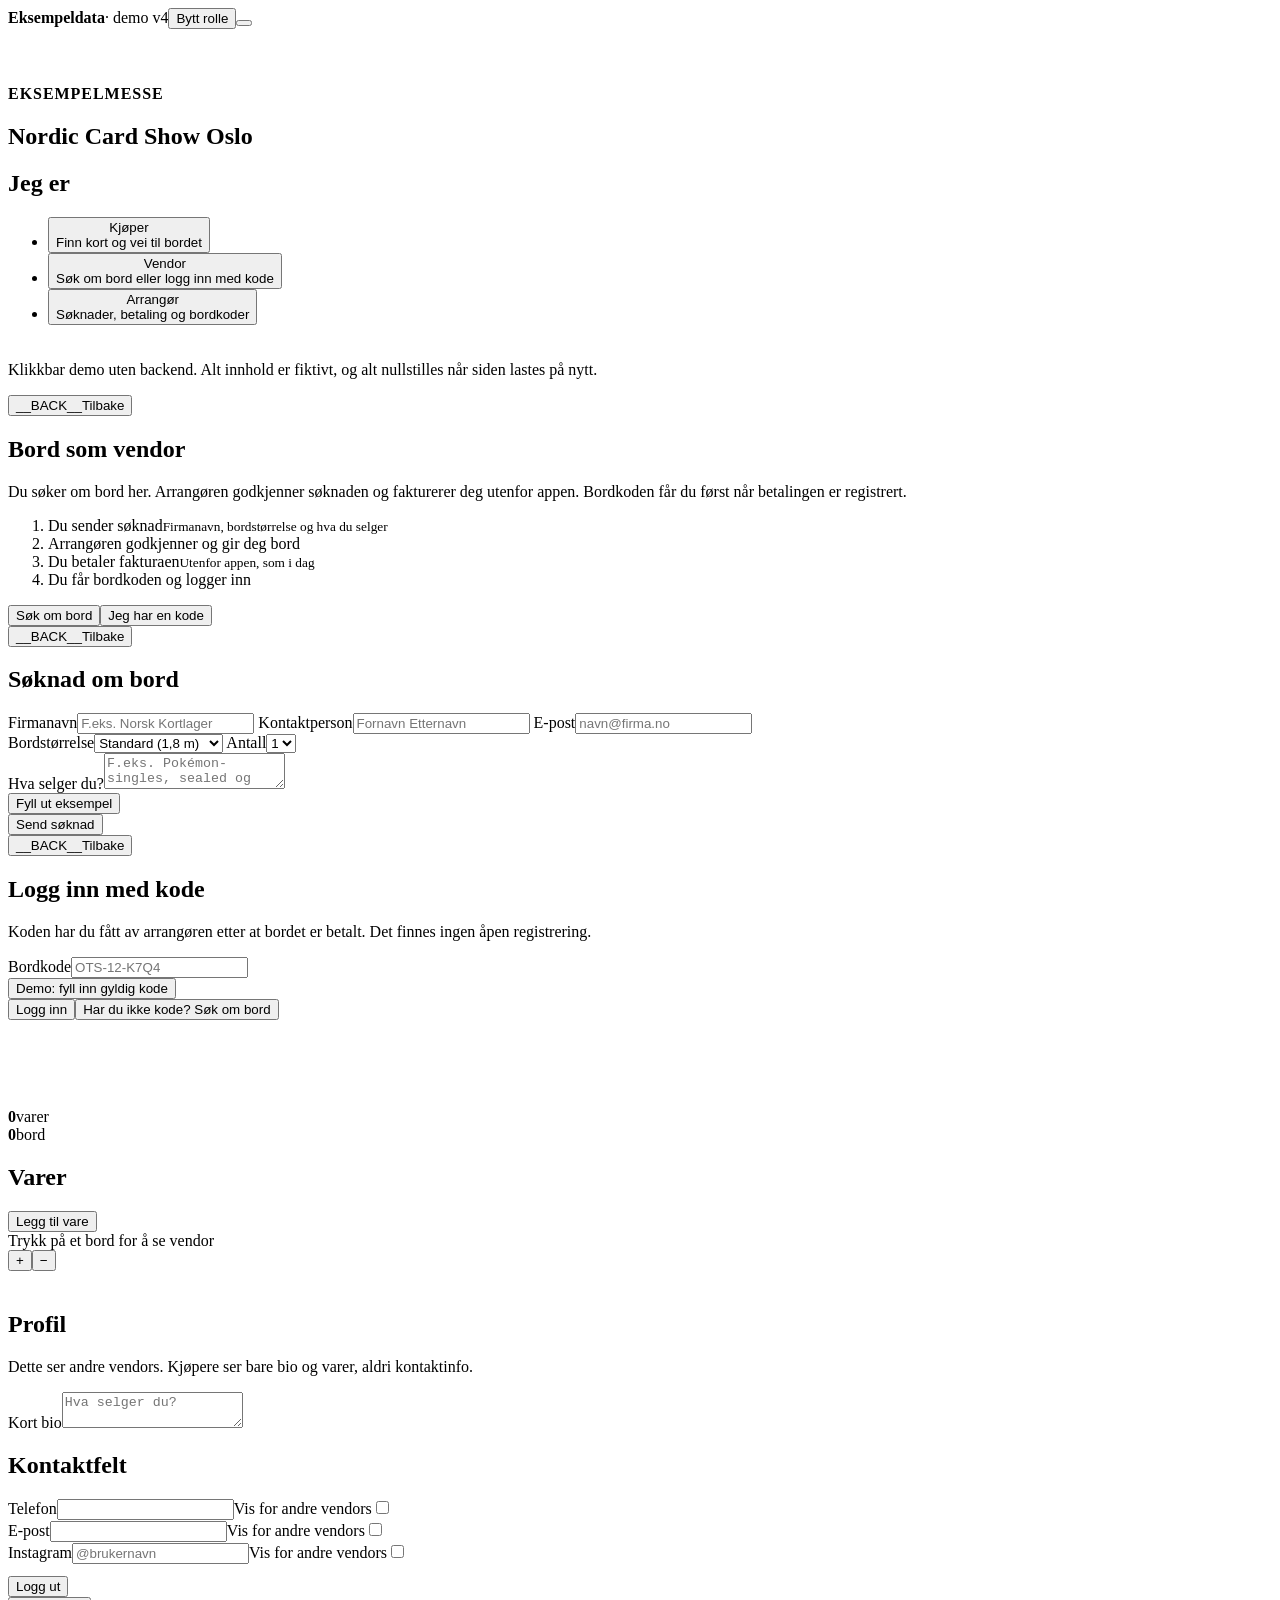
<file: src/v4-body1.html>
</head>
<body>
<div id="app">
  <div class="demobar"><b>Eksempeldata</b><span>· demo v4</span><span class="sp"></span><button id="btn-role" aria-label="Bytt rolle">Bytt rolle</button><button data-theme-btn aria-label="Bytt lys/mørk modus"></button></div>
  <div class="stage">

  <section class="screen" id="s-start" data-title="Messekart">
    <div class="scroll">
      <div style="height:40px"></div>
      <p class="mu sm" style="font-weight:600;letter-spacing:.06em;text-transform:uppercase">Eksempelmesse</p>
      <h1 class="tight" data-ev-name>Nordic Card Show Oslo</h1>
      <p class="lead" data-event-line></p>
      <h2>Jeg er</h2>
      <ul class="list">
        <li><button class="row" data-go="kart"><span class="g"><span class="t">Kjøper</span><br><span class="d">Finn kort og vei til bordet</span></span><span data-ic="chev" class="chev"></span></button></li>
        <li><button class="row" data-go="vendor"><span class="g"><span class="t">Vendor</span><br><span class="d">Søk om bord eller logg inn med kode</span></span><span data-ic="chev" class="chev"></span></button></li>
        <li><button class="row" data-go="arr"><span class="g"><span class="t">Arrangør</span><br><span class="d">Søknader, betaling og bordkoder</span></span><span data-ic="chev" class="chev"></span></button></li>
      </ul>
      <p class="mu sm" style="padding-top:20px">Klikkbar demo uten backend. Alt innhold er fiktivt, og alt nullstilles når siden lastes på nytt.</p>
    </div>
  </section>

  <section class="screen" id="s-vendor" data-title="Vendor" data-back="start">
    <div class="scroll">
      <div class="navrow"><button class="back" data-back>__BACK__Tilbake</button></div>
      <h1 class="tight">Bord som vendor</h1>
      <p class="lead">Du søker om bord her. Arrangøren godkjenner søknaden og fakturerer deg utenfor appen. Bordkoden får du først når betalingen er registrert.</p>
      <ol class="steps"><li>Du sender søknad<small>Firmanavn, bordstørrelse og hva du selger</small></li><li>Arrangøren godkjenner og gir deg bord</li><li>Du betaler fakturaen<small>Utenfor appen, som i dag</small></li><li>Du får bordkoden og logger inn</li></ol>
    </div>
    <div class="dock"><button class="btn primary" id="btn-apply">Søk om bord</button><button class="btn txt" data-go="vendor-login">Jeg har en kode</button></div>
  </section>

  <section class="screen" id="s-soknad" data-title="Søknad" data-back="vendor">
    <div class="scroll">
      <div class="navrow"><button class="back" data-back>__BACK__Tilbake</button></div>
      <h1 class="tight">Søknad om bord</h1>
      <p class="lead" data-event-line2></p>
      <label class="f"><span>Firmanavn</span><input id="sk-firma" autocomplete="off" placeholder="F.eks. Norsk Kortlager"></label>
      <label class="f"><span>Kontaktperson</span><input id="sk-person" autocomplete="off" placeholder="Fornavn Etternavn"></label>
      <label class="f"><span>E-post</span><input id="sk-epost" type="email" autocomplete="off" placeholder="navn@firma.no"></label>
      <div class="btnrow" style="margin-bottom:0">
        <label class="f" style="flex:2"><span>Bordstørrelse</span><select id="sk-str"><option>Halvt bord (0,9 m)</option><option selected>Standard (1,8 m)</option><option>Dobbelt (3,6 m)</option></select></label>
        <label class="f" style="flex:1"><span>Antall</span><select id="sk-ant"><option>1</option><option>2</option><option>3</option></select></label>
      </div>
      <label class="f"><span>Hva selger du?</span><textarea id="sk-desc" maxlength="240" placeholder="F.eks. Pokémon-singles, sealed og noen graderte kort"></textarea></label>
      <div class="err" id="sk-err" role="alert"></div>
      <button class="btn txt" id="btn-sk-demo">Fyll ut eksempel</button>
    </div>
    <div class="dock"><button class="btn primary" id="btn-sk-send">Send søknad</button></div>
  </section>

  <section class="screen" id="s-status" data-title="Status" data-back="vendor">
    <div class="scroll" id="st-body"></div>
    <div class="dock" id="st-dock"></div>
  </section>

  <section class="screen" id="s-vendor-login" data-title="Innlogging" data-back="vendor">
    <div class="scroll">
      <div class="navrow"><button class="back" data-back>__BACK__Tilbake</button></div>
      <h1 class="tight">Logg inn med kode</h1>
      <p class="lead">Koden har du fått av arrangøren etter at bordet er betalt. Det finnes ingen åpen registrering.</p>
      <label class="f"><span>Bordkode</span><input id="v-code" class="code" placeholder="OTS-12-K7Q4" autocomplete="off" autocapitalize="characters" spellcheck="false"></label>
      <div class="err" id="v-err" role="alert"></div>
      <button class="btn txt" id="btn-v-demo">Demo: fyll inn gyldig kode</button>
    </div>
    <div class="dock"><button class="btn primary" id="btn-v-login">Logg inn</button><button class="btn txt" data-go="vendor">Har du ikke kode? Søk om bord</button></div>
  </section>

  <section class="screen" id="s-vendor-home" data-title="Mitt bord">
    <div class="scroll">
      <h1 id="vh-name" style="padding-top:20px"></h1>
      <p class="lead" id="vh-sub" style="padding-bottom:12px"></p>
      <div class="bignum"><div><b id="vh-n">0</b><span>varer</span></div><div><b id="vh-b">0</b><span>bord</span></div></div>
      <h2>Varer</h2>
      <div id="vh-items"></div>
    </div>
    <div class="dock"><button class="btn primary" id="btn-add">Legg til vare</button></div>
  </section>

  <section class="screen" id="s-vendor-kart" data-title="Kart">
    <div class="mapwrap" id="vk-wrap">
      <div class="mtop"><div class="fakesearch" style="cursor:default"><span data-ic="pin"></span><span id="vk-hint">Trykk på et bord for å se vendor</span></div></div>
      <div class="mapscroll" id="vk-scroll"></div>
      <div class="zoomb" style="top:76px"><button data-zoom="1" aria-label="Zoom inn">+</button><button data-zoom="-1" aria-label="Zoom ut">−</button></div>
      <div class="panel" id="vk-panel"></div>
    </div>
  </section>

  <section class="screen" id="s-vendor-profil" data-title="Profil">
    <div class="scroll">
      <h1 style="padding-top:20px">Profil</h1>
      <p class="lead">Dette ser andre vendors. Kjøpere ser bare bio og varer, aldri kontaktinfo.</p>
      <label class="f"><span>Kort bio</span><textarea id="pf-bio" maxlength="160" placeholder="Hva selger du?"></textarea></label>
      <h2>Kontaktfelt</h2>
      <div class="f" style="margin:0"><span class="flabel" style="margin:0">Telefon</span><input class="inp" id="pf-phone" inputmode="tel"><label class="tg"><span>Vis for andre vendors</span><input type="checkbox" id="pf-show-phone"><span class="sw"></span></label></div>
      <div class="f" style="margin:0"><span class="flabel" style="margin:0">E-post</span><input class="inp" id="pf-email" type="email"><label class="tg"><span>Vis for andre vendors</span><input type="checkbox" id="pf-show-email"><span class="sw"></span></label></div>
      <div class="f" style="margin:0"><span class="flabel" style="margin:0">Instagram</span><input class="inp" id="pf-ig" placeholder="@brukernavn"><label class="tg"><span>Vis for andre vendors</span><input type="checkbox" id="pf-show-ig"><span class="sw"></span></label></div>
      <button class="btn txt" id="btn-logout" style="margin-top:12px">Logg ut</button>
    </div>
    <div class="dock"><button class="btn primary" id="btn-pf-save">Lagre profil</button></div>
  </section>
</file>
